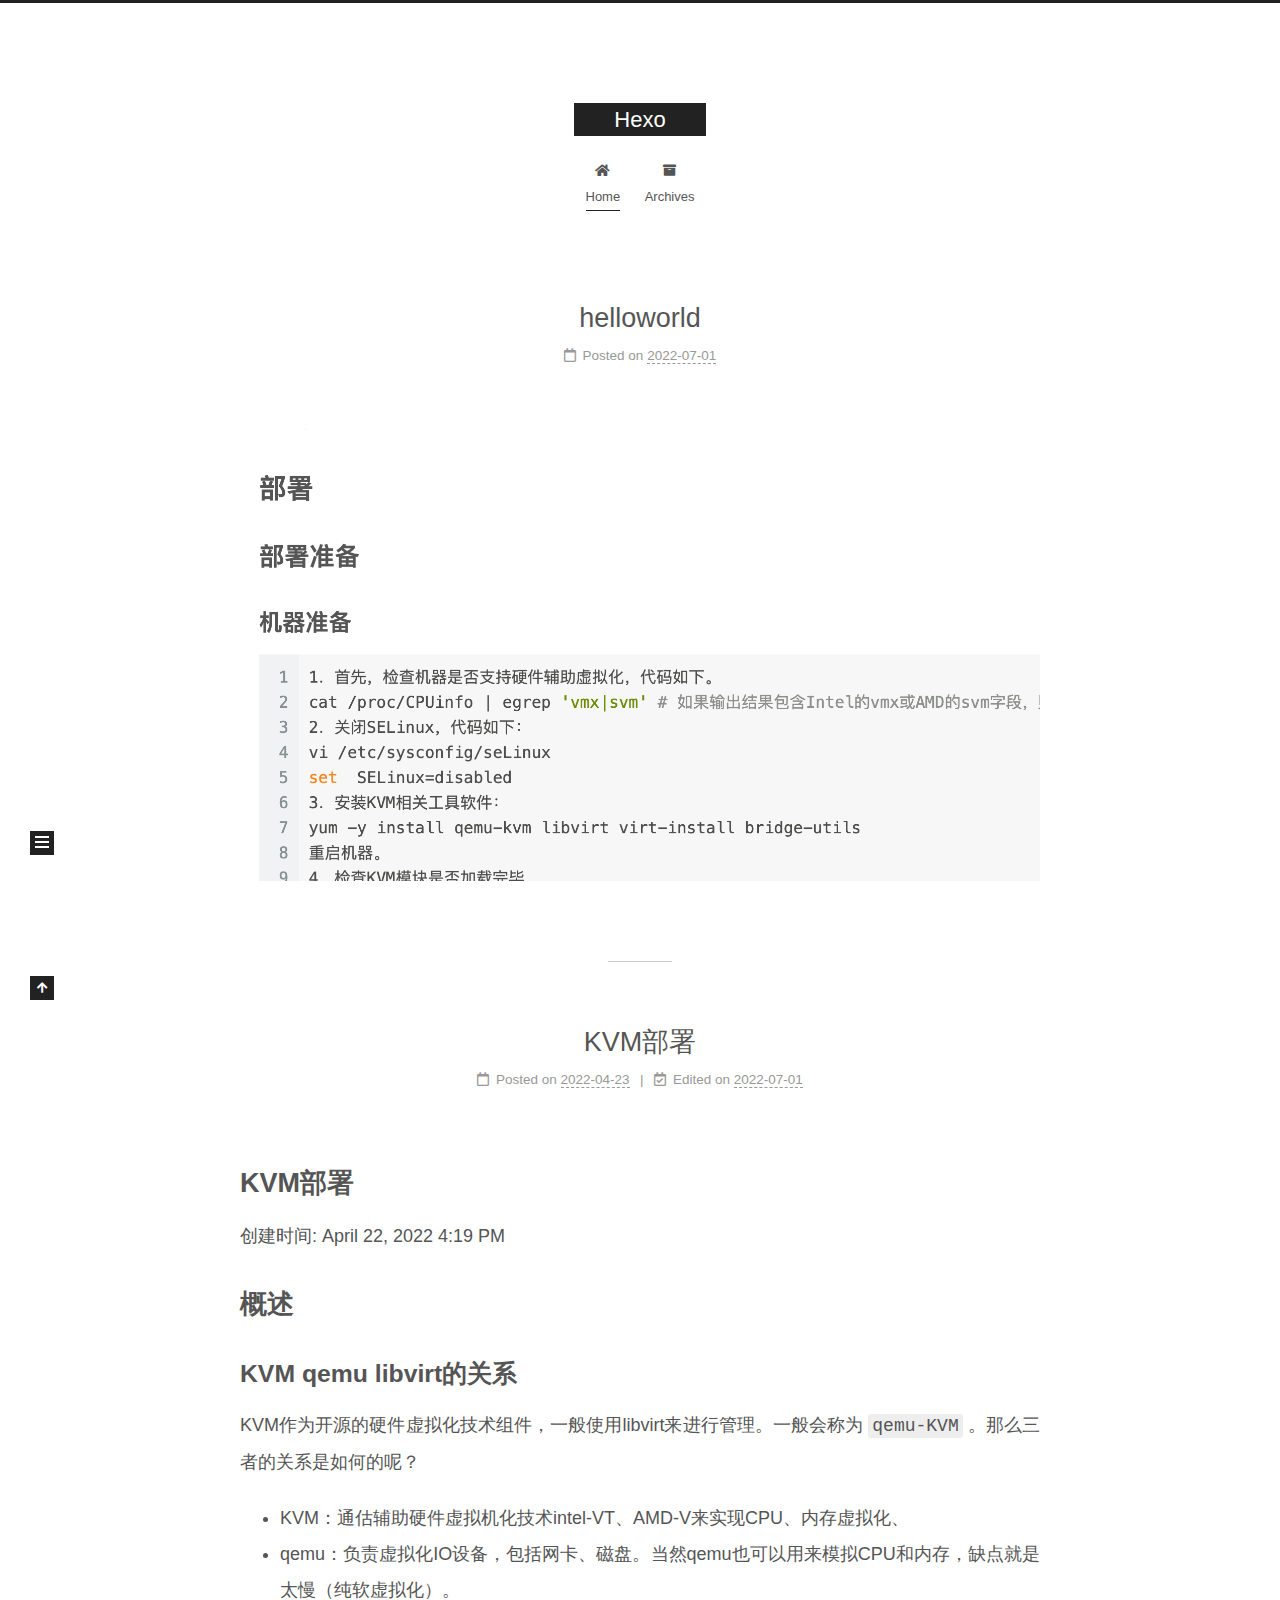
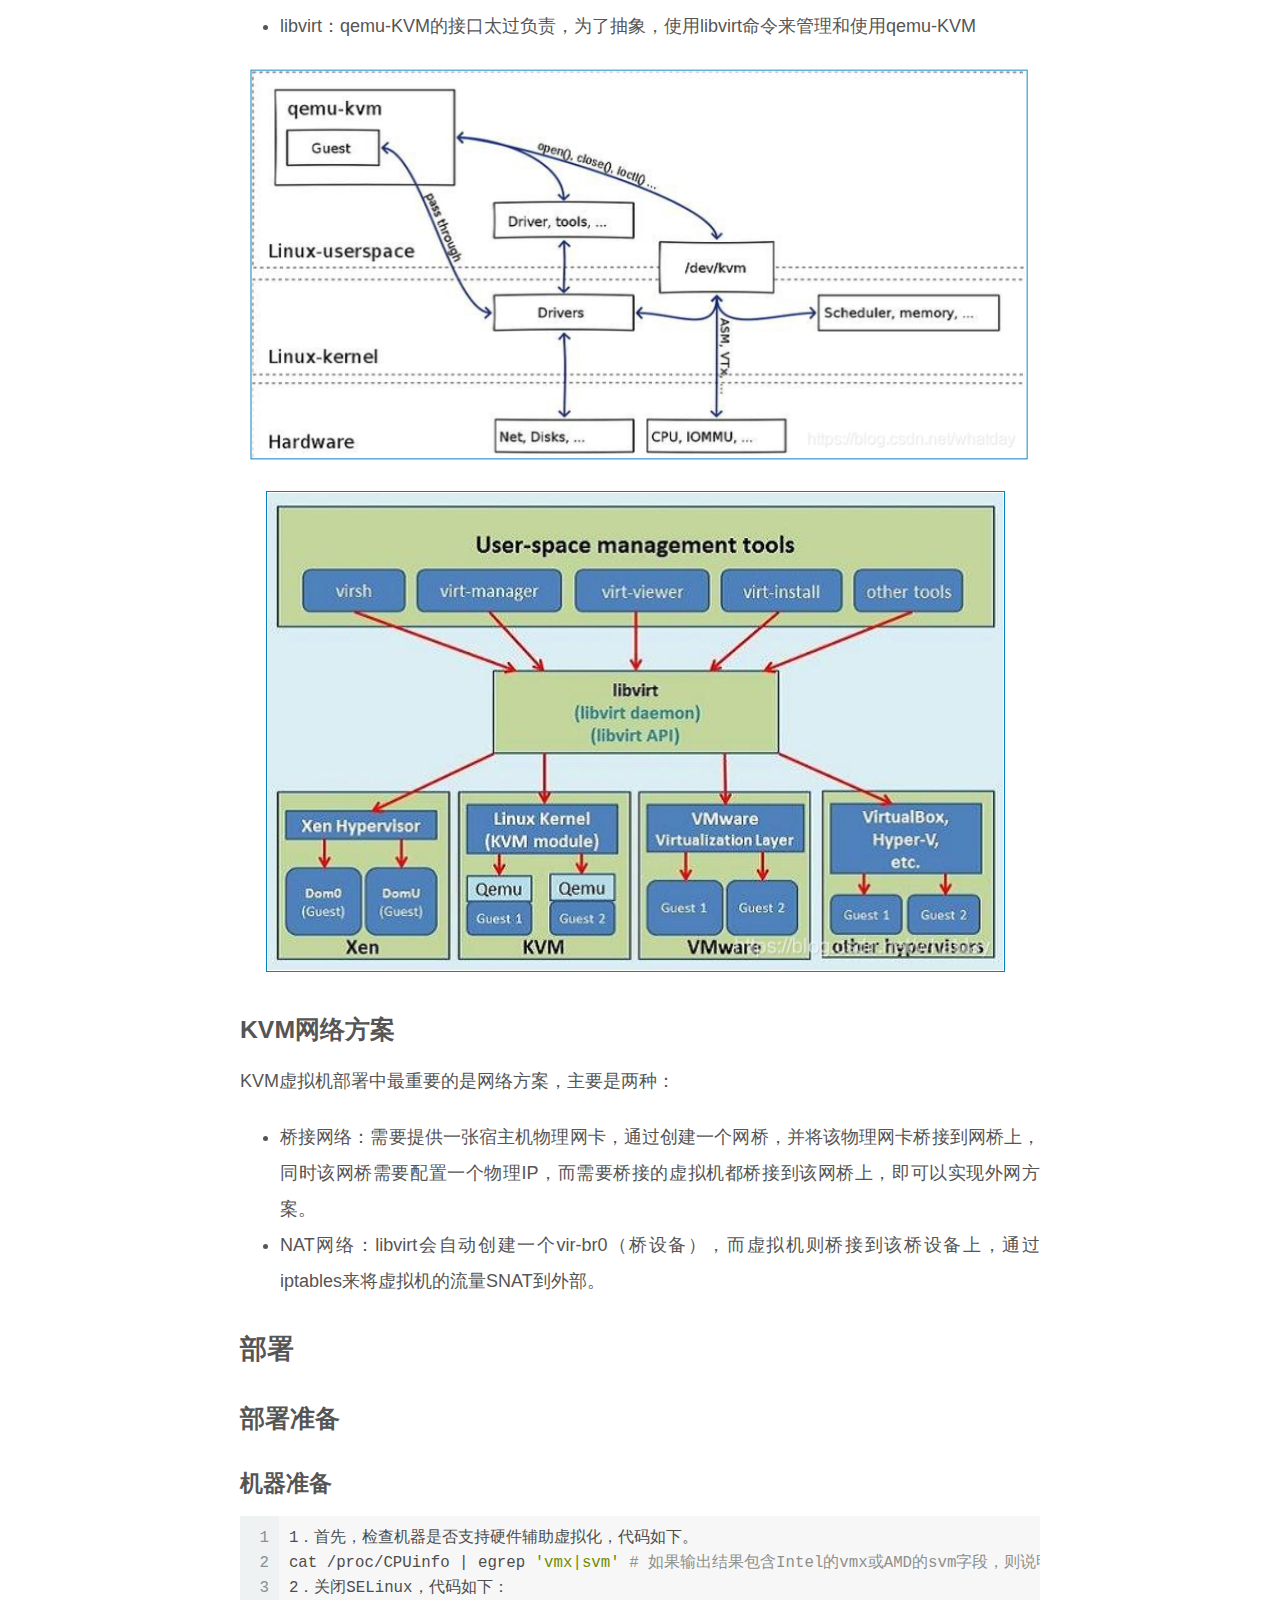
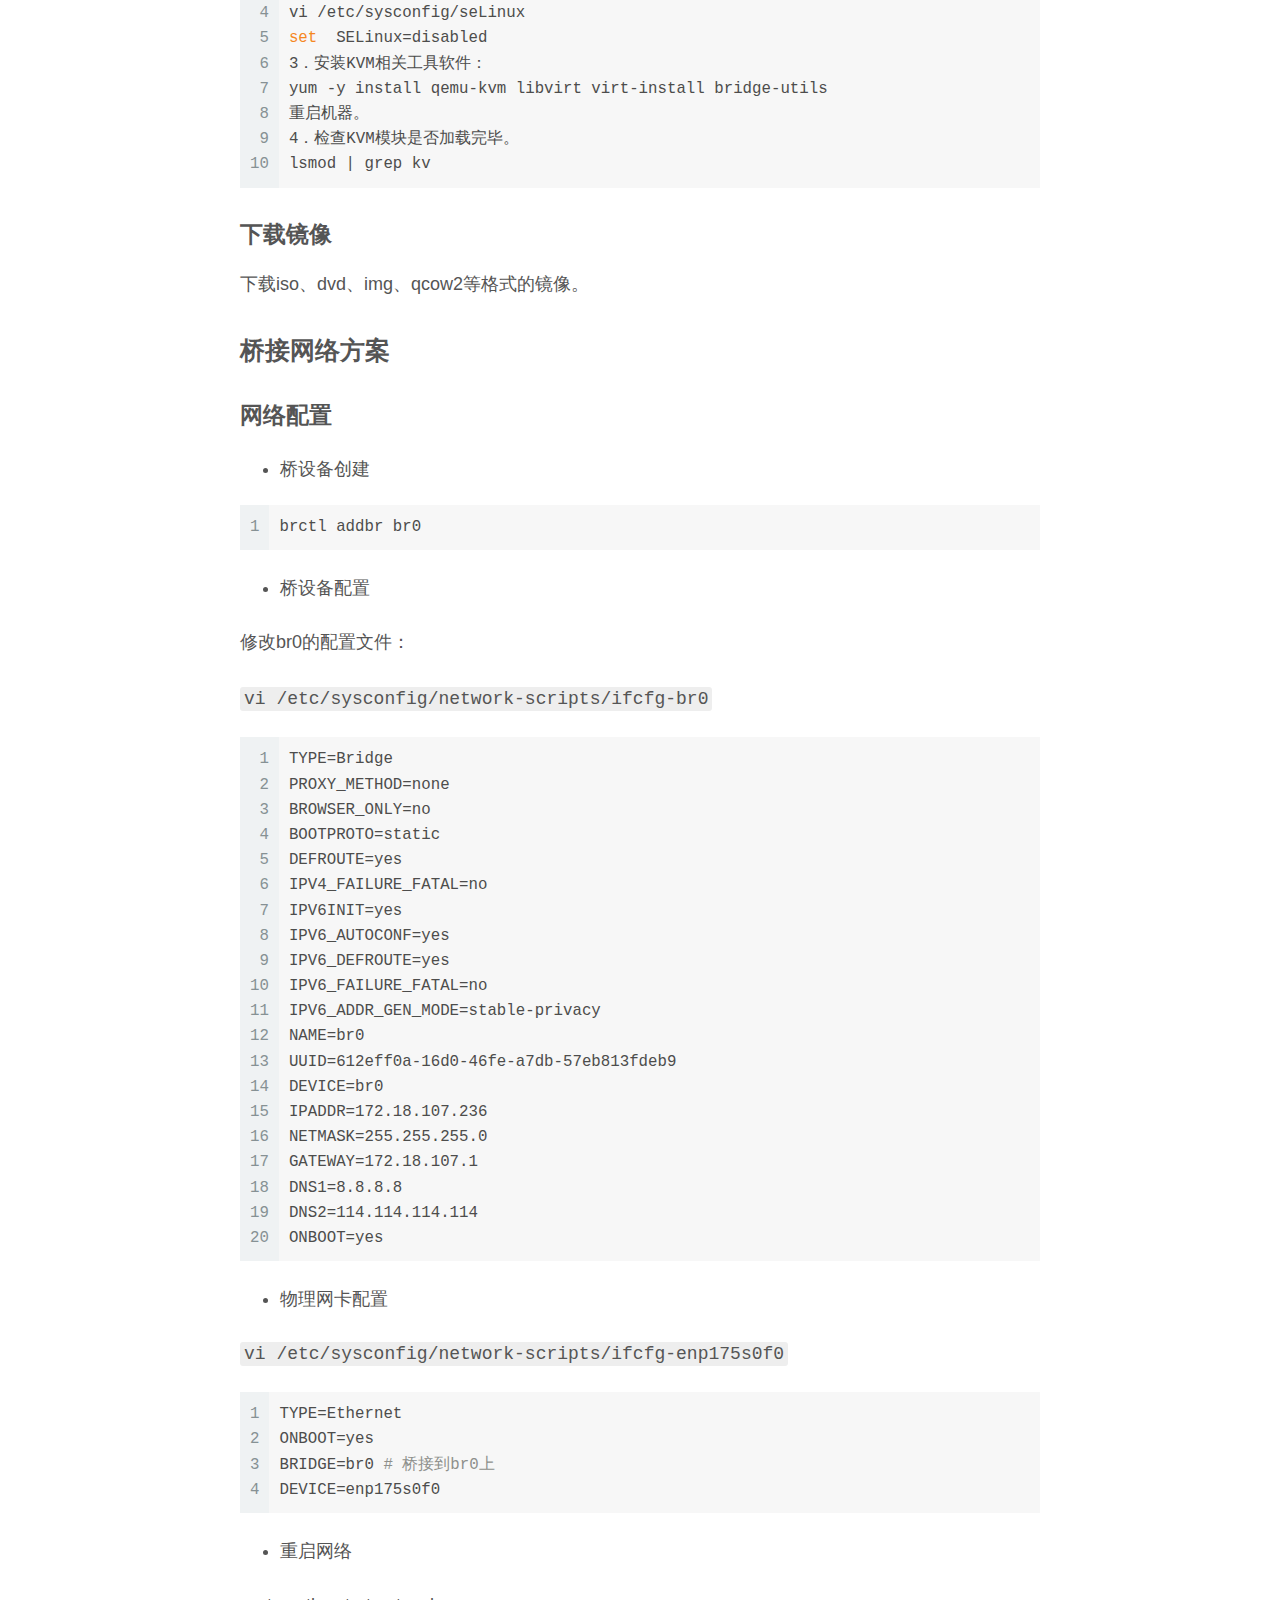
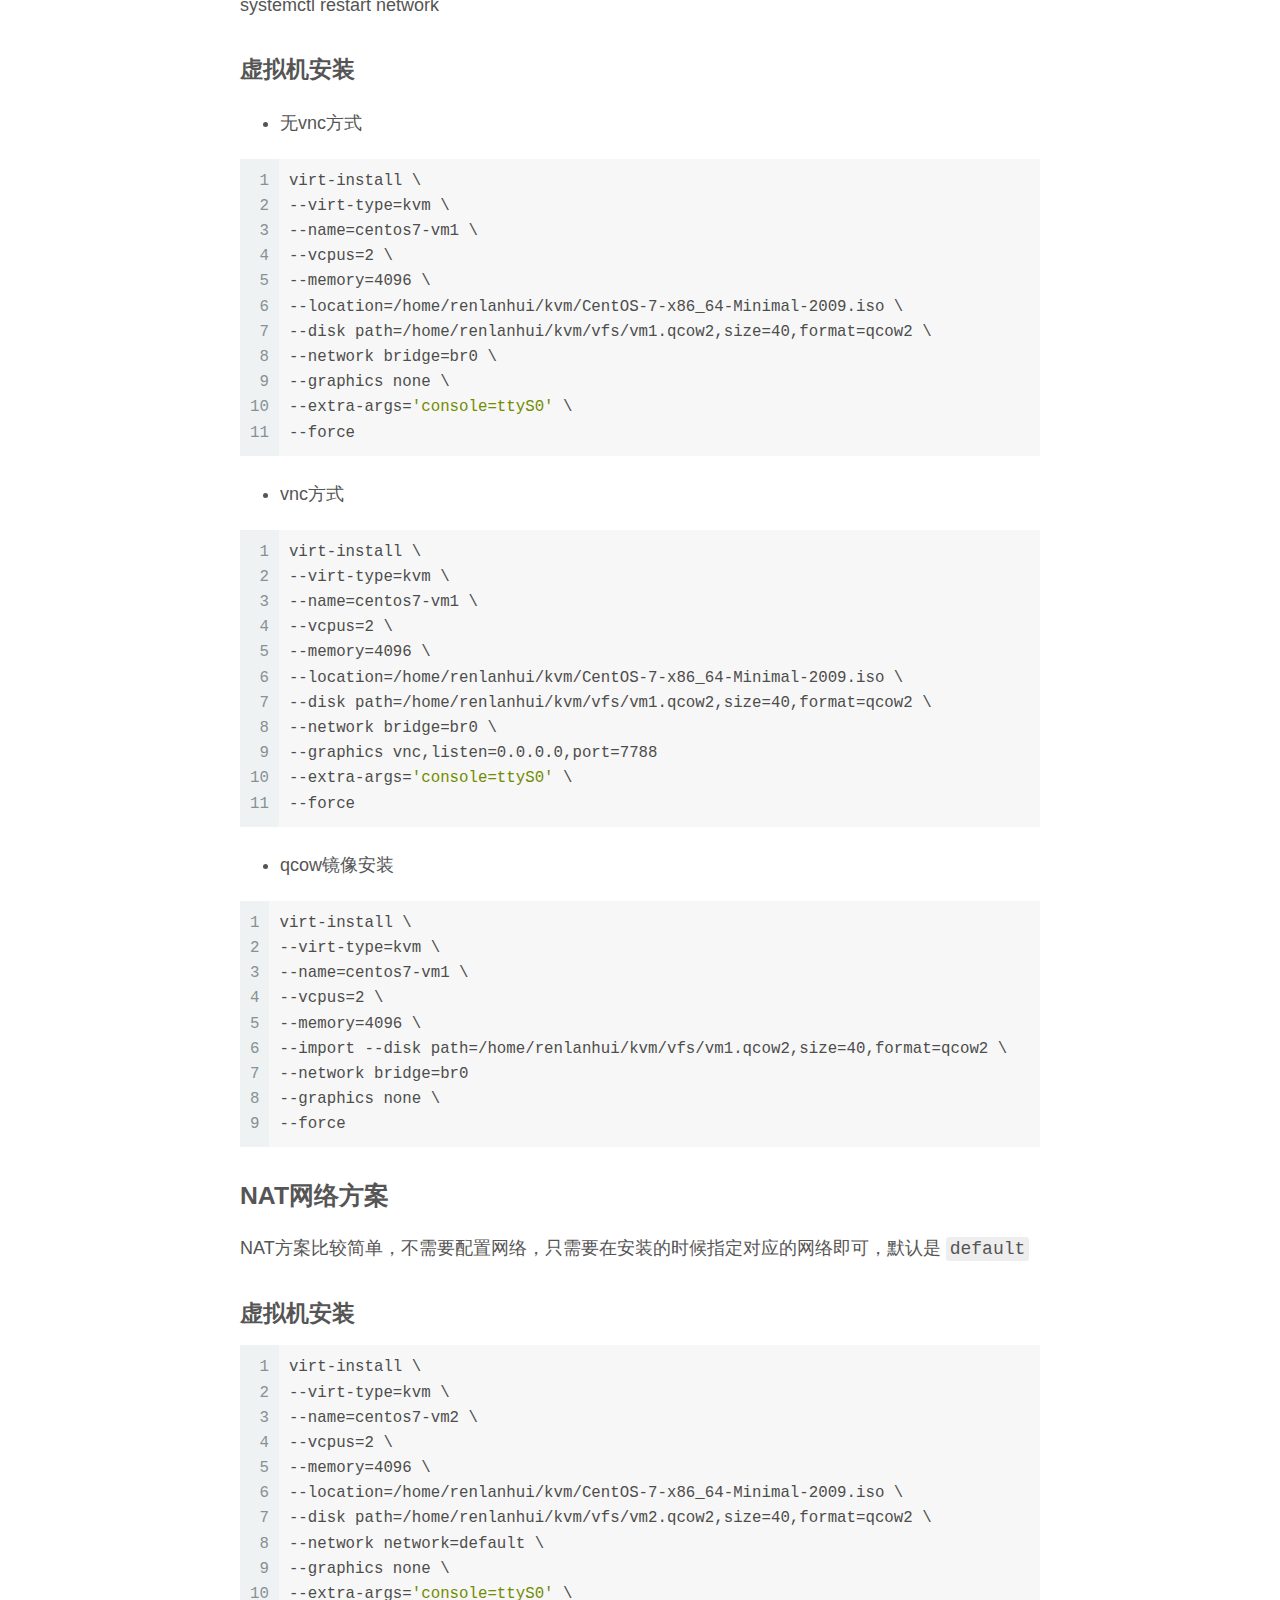
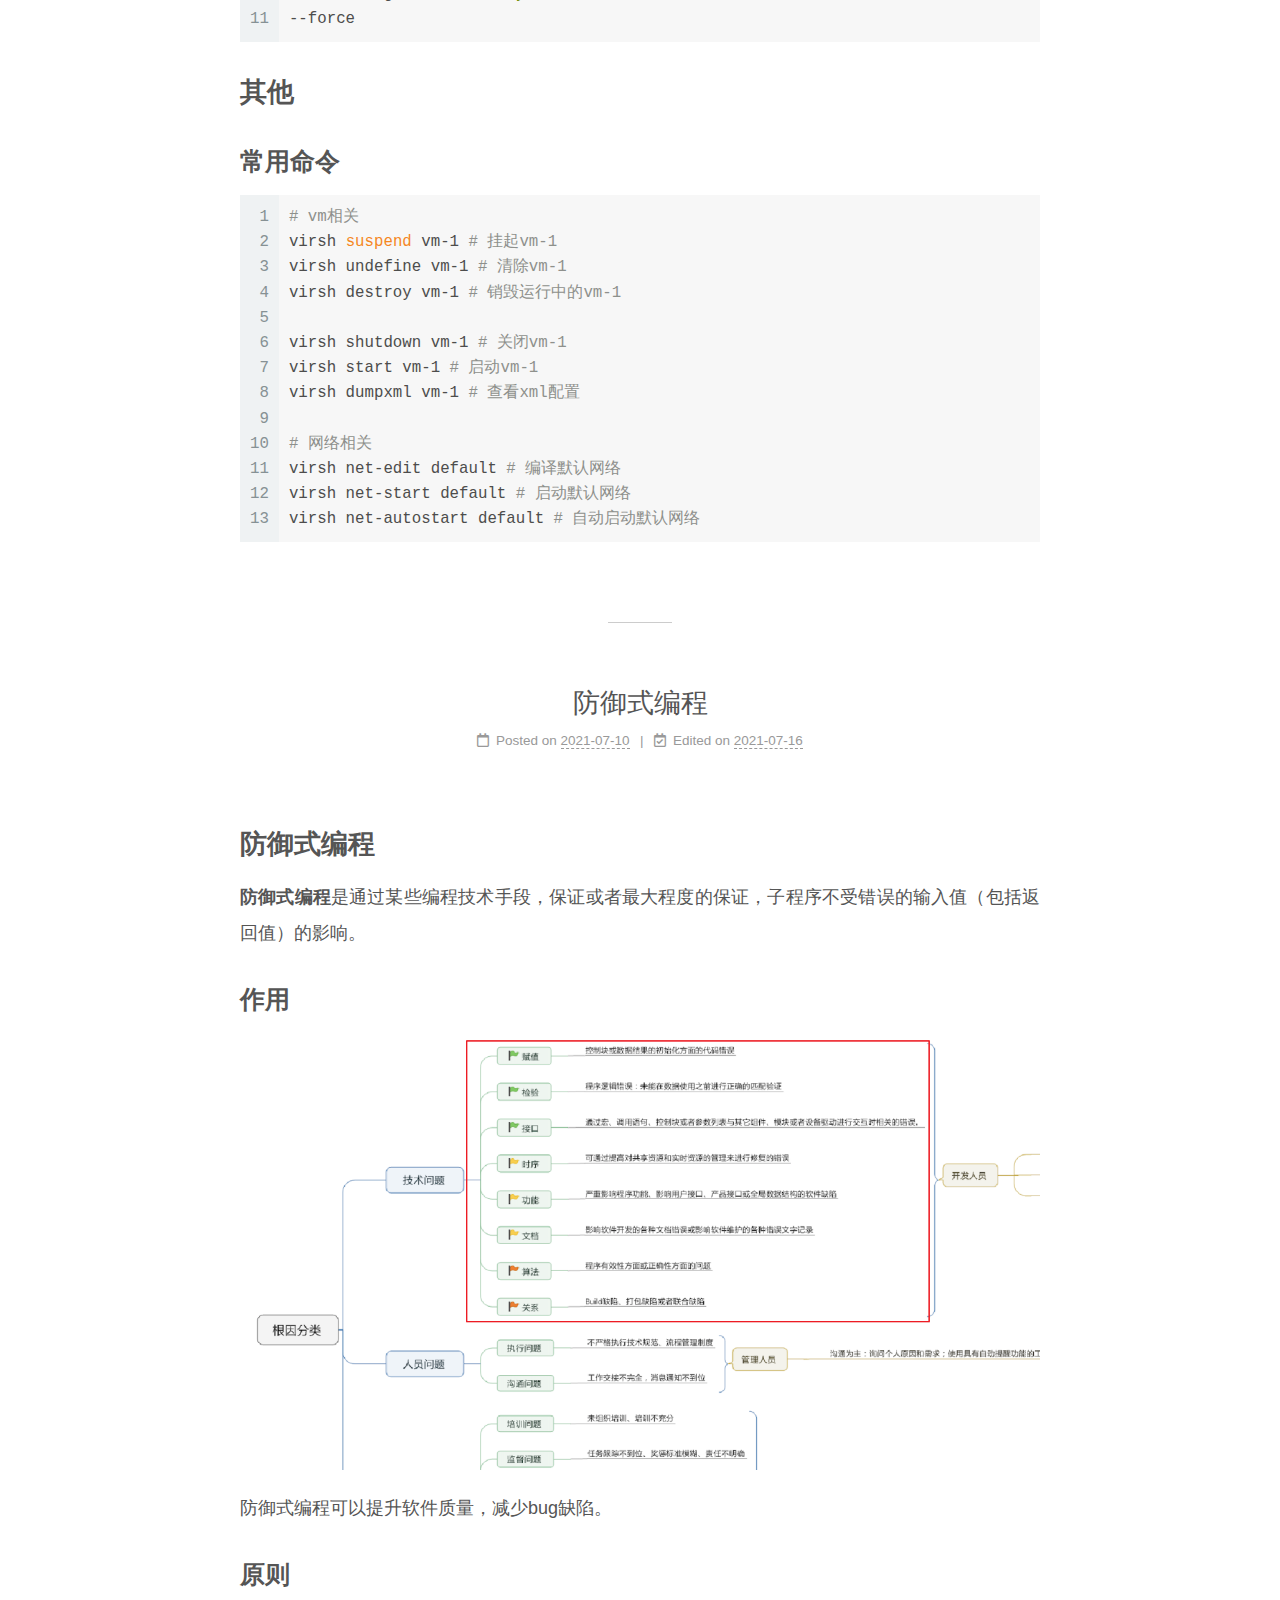
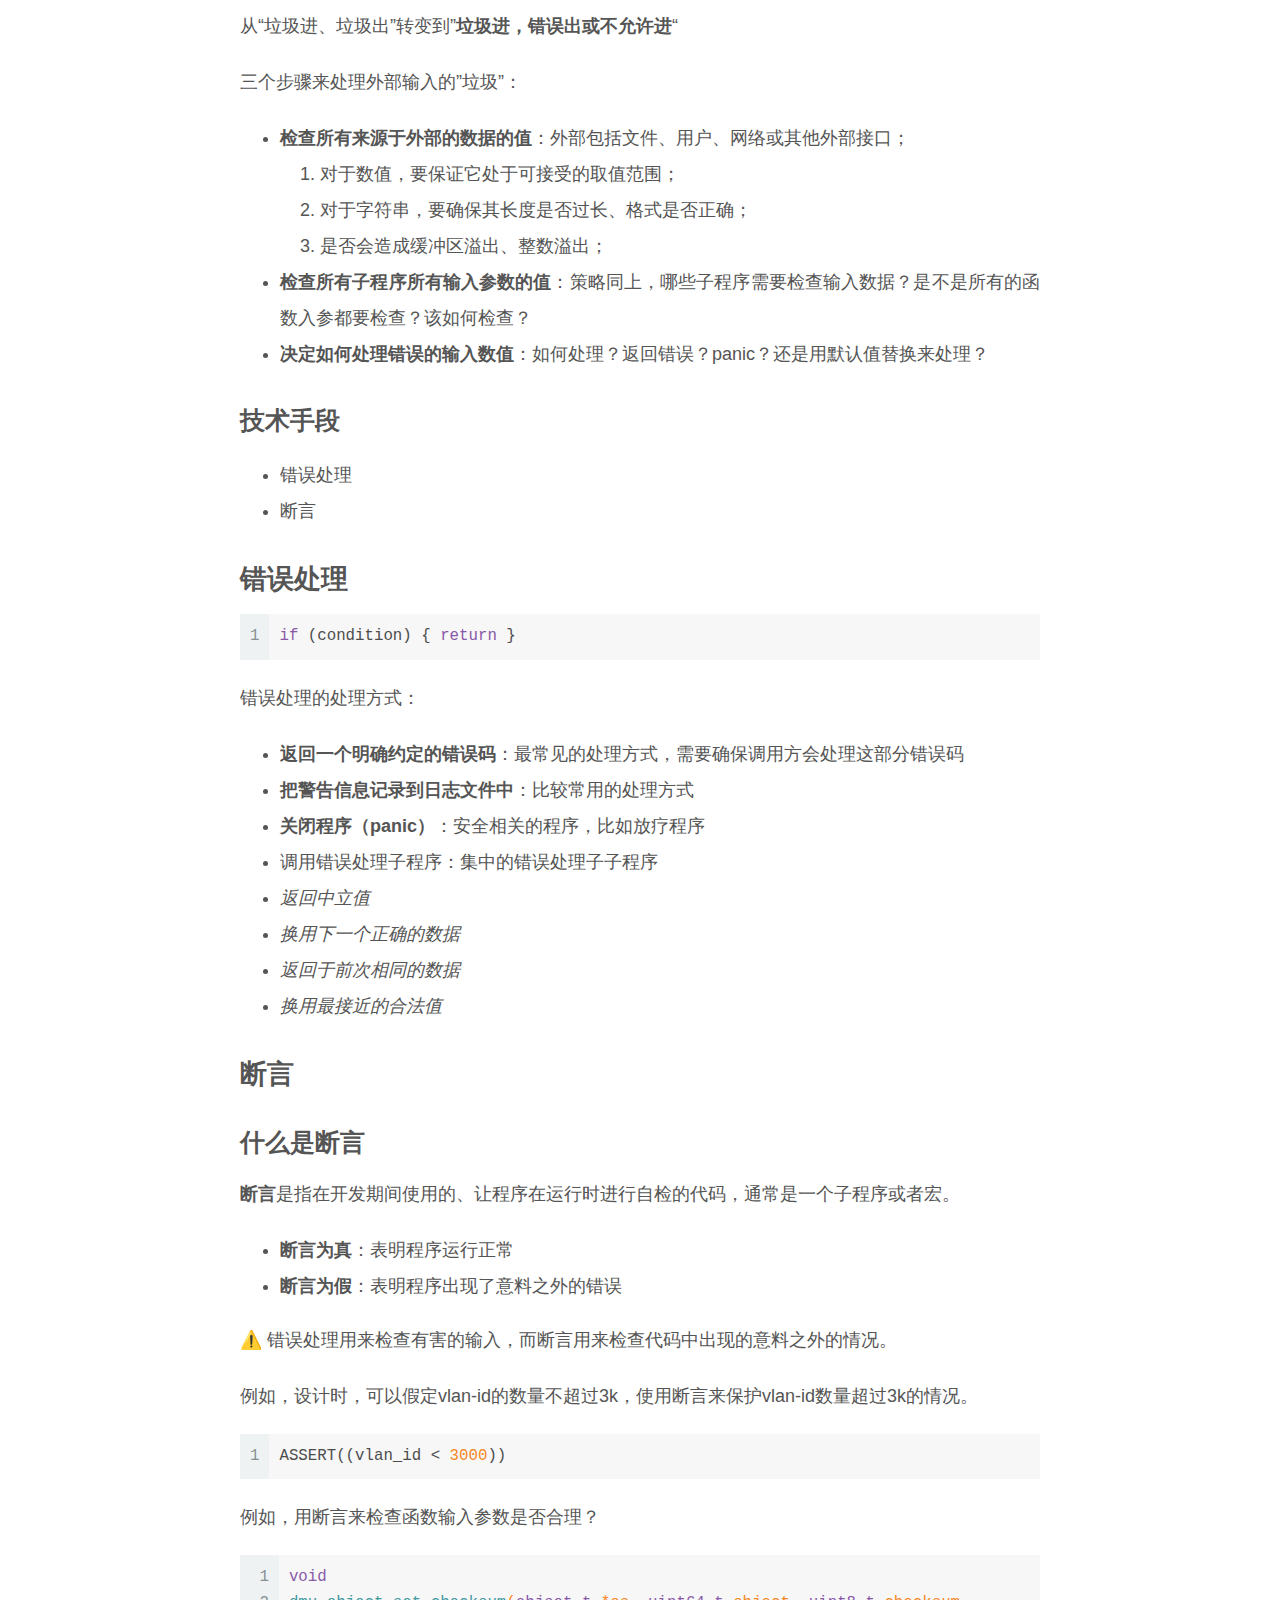
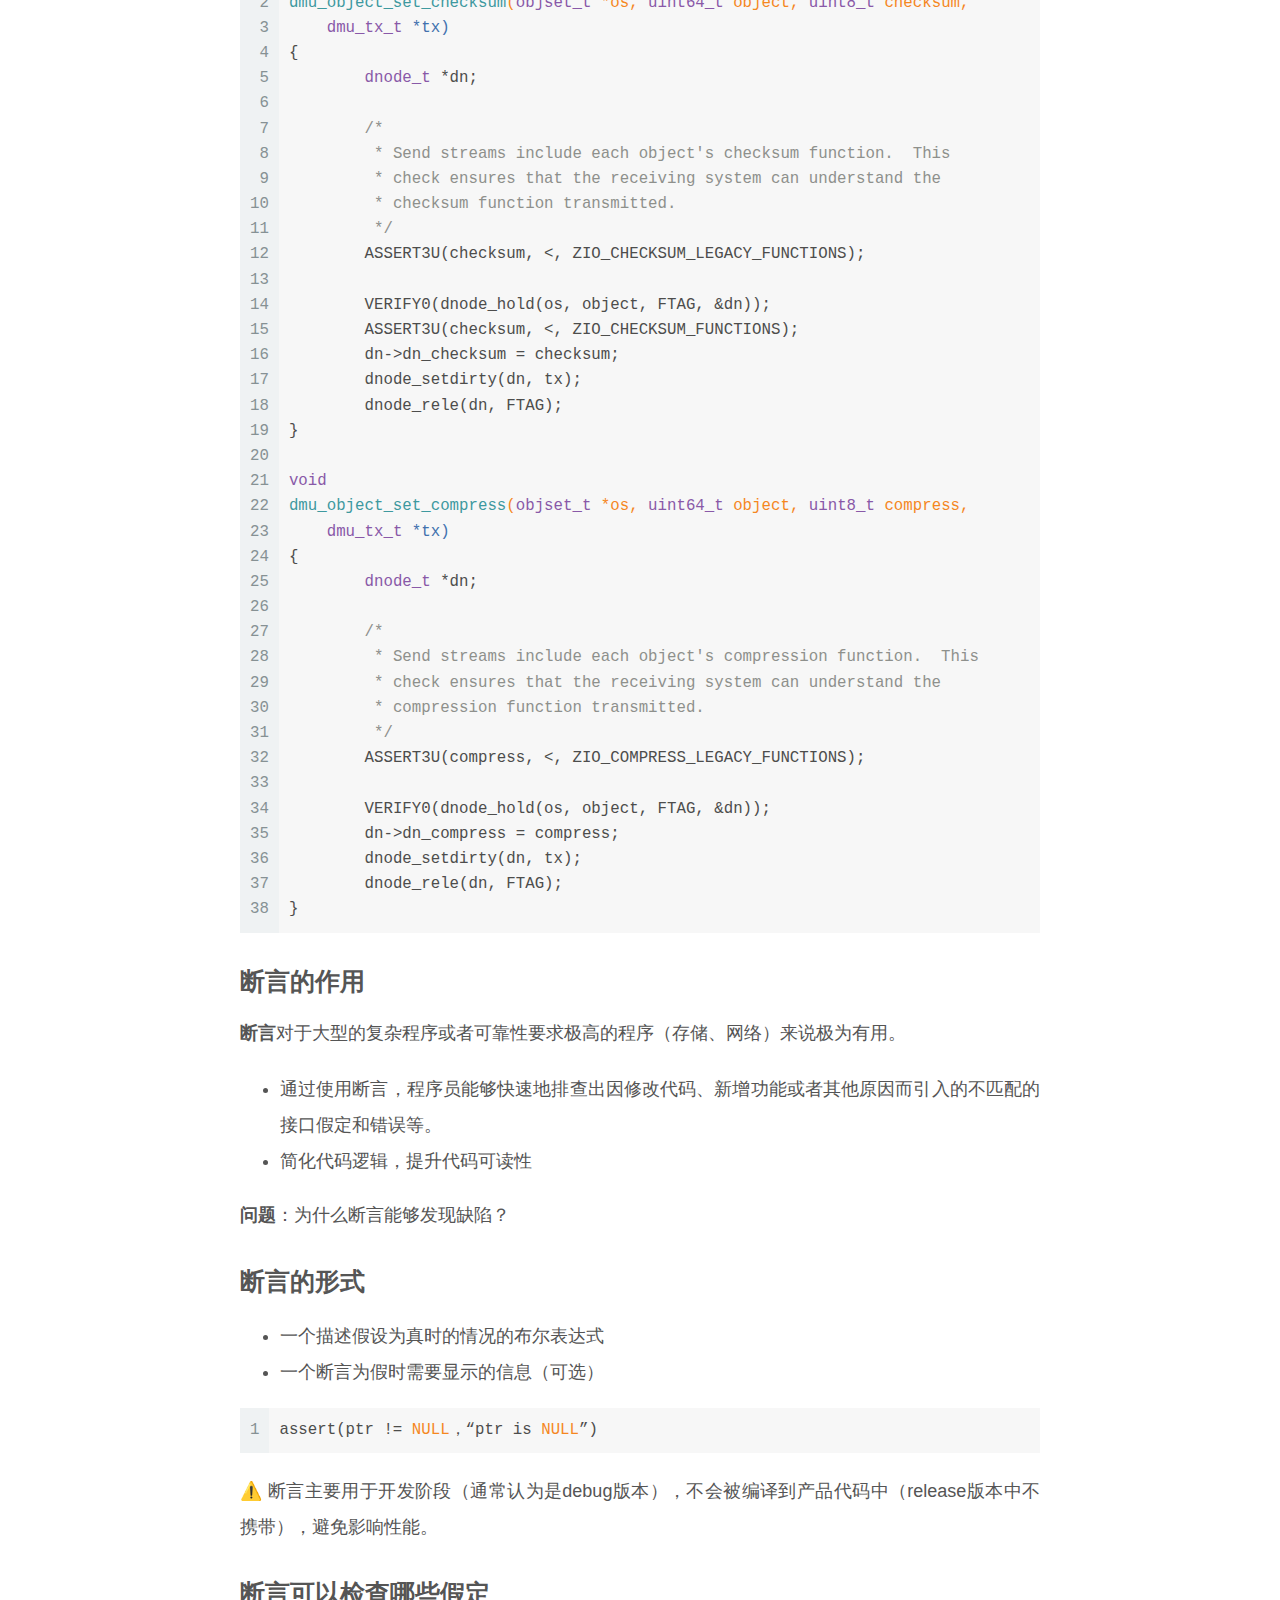
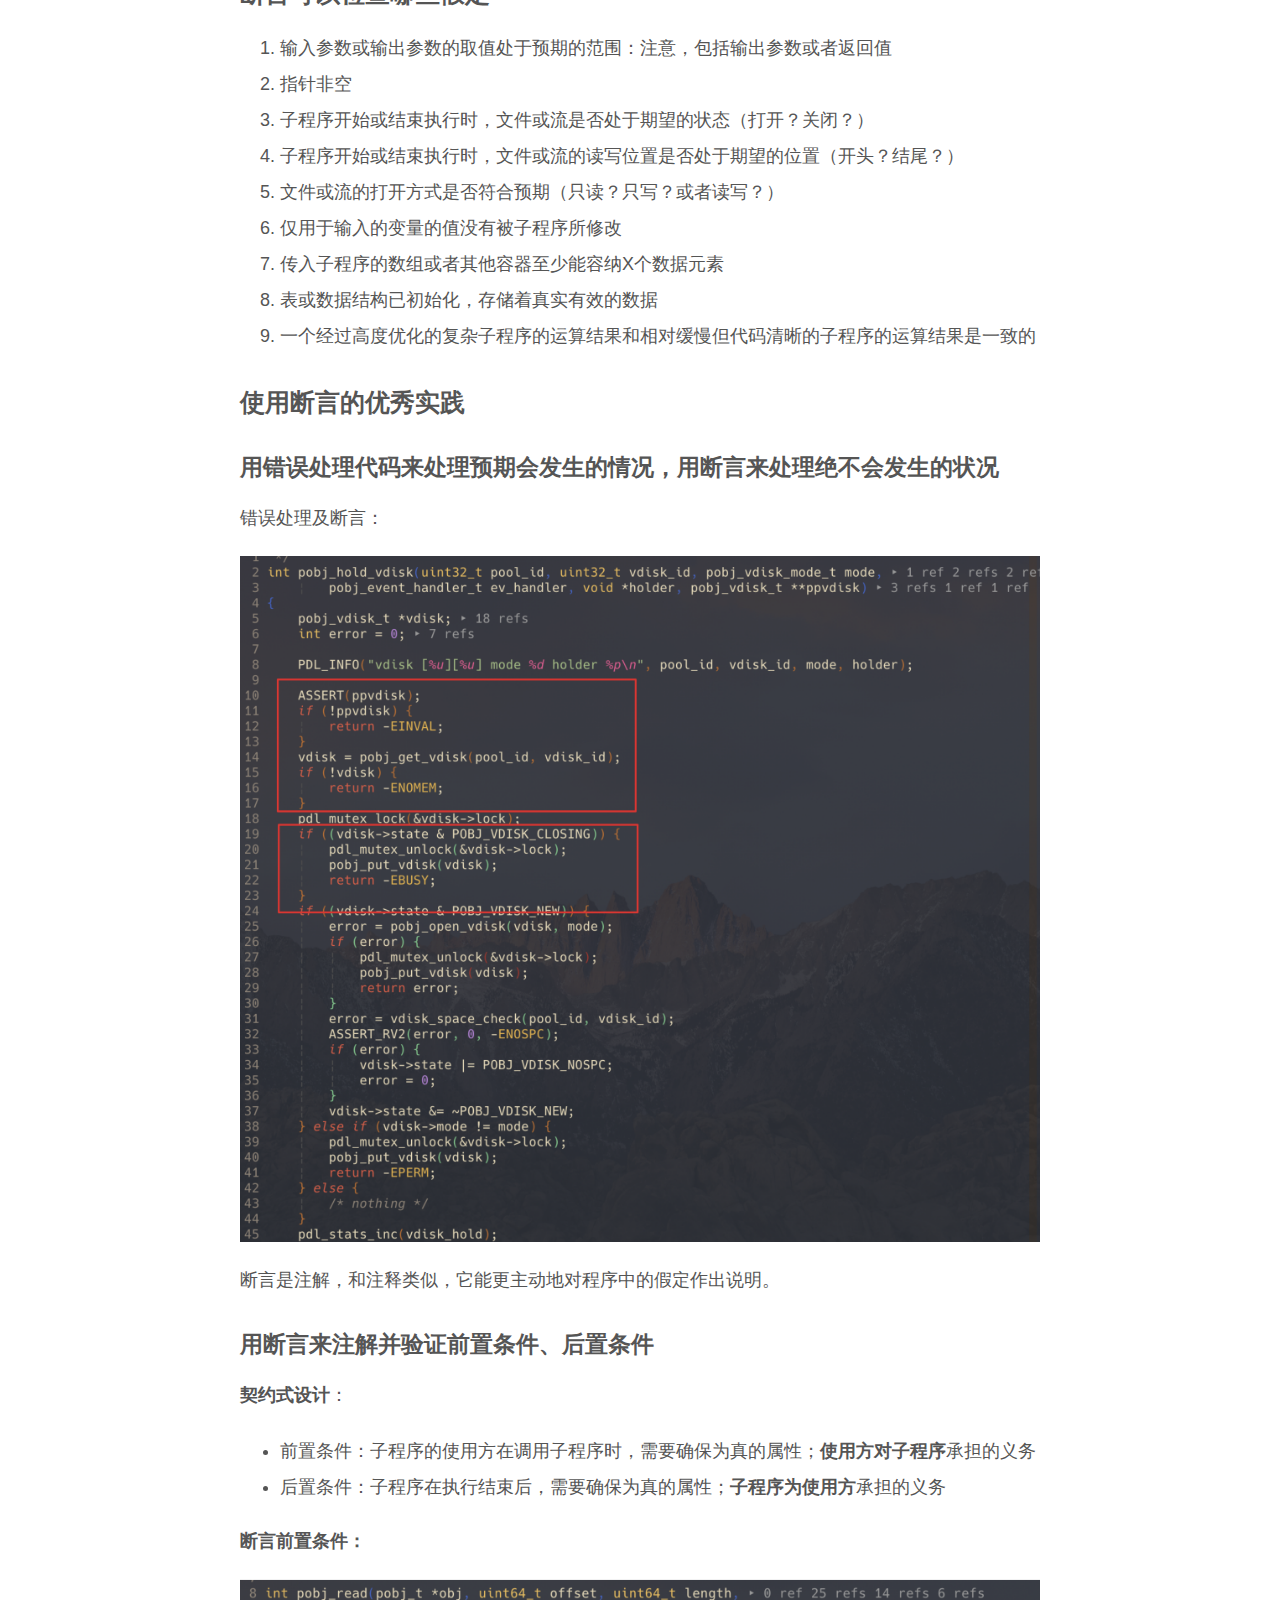
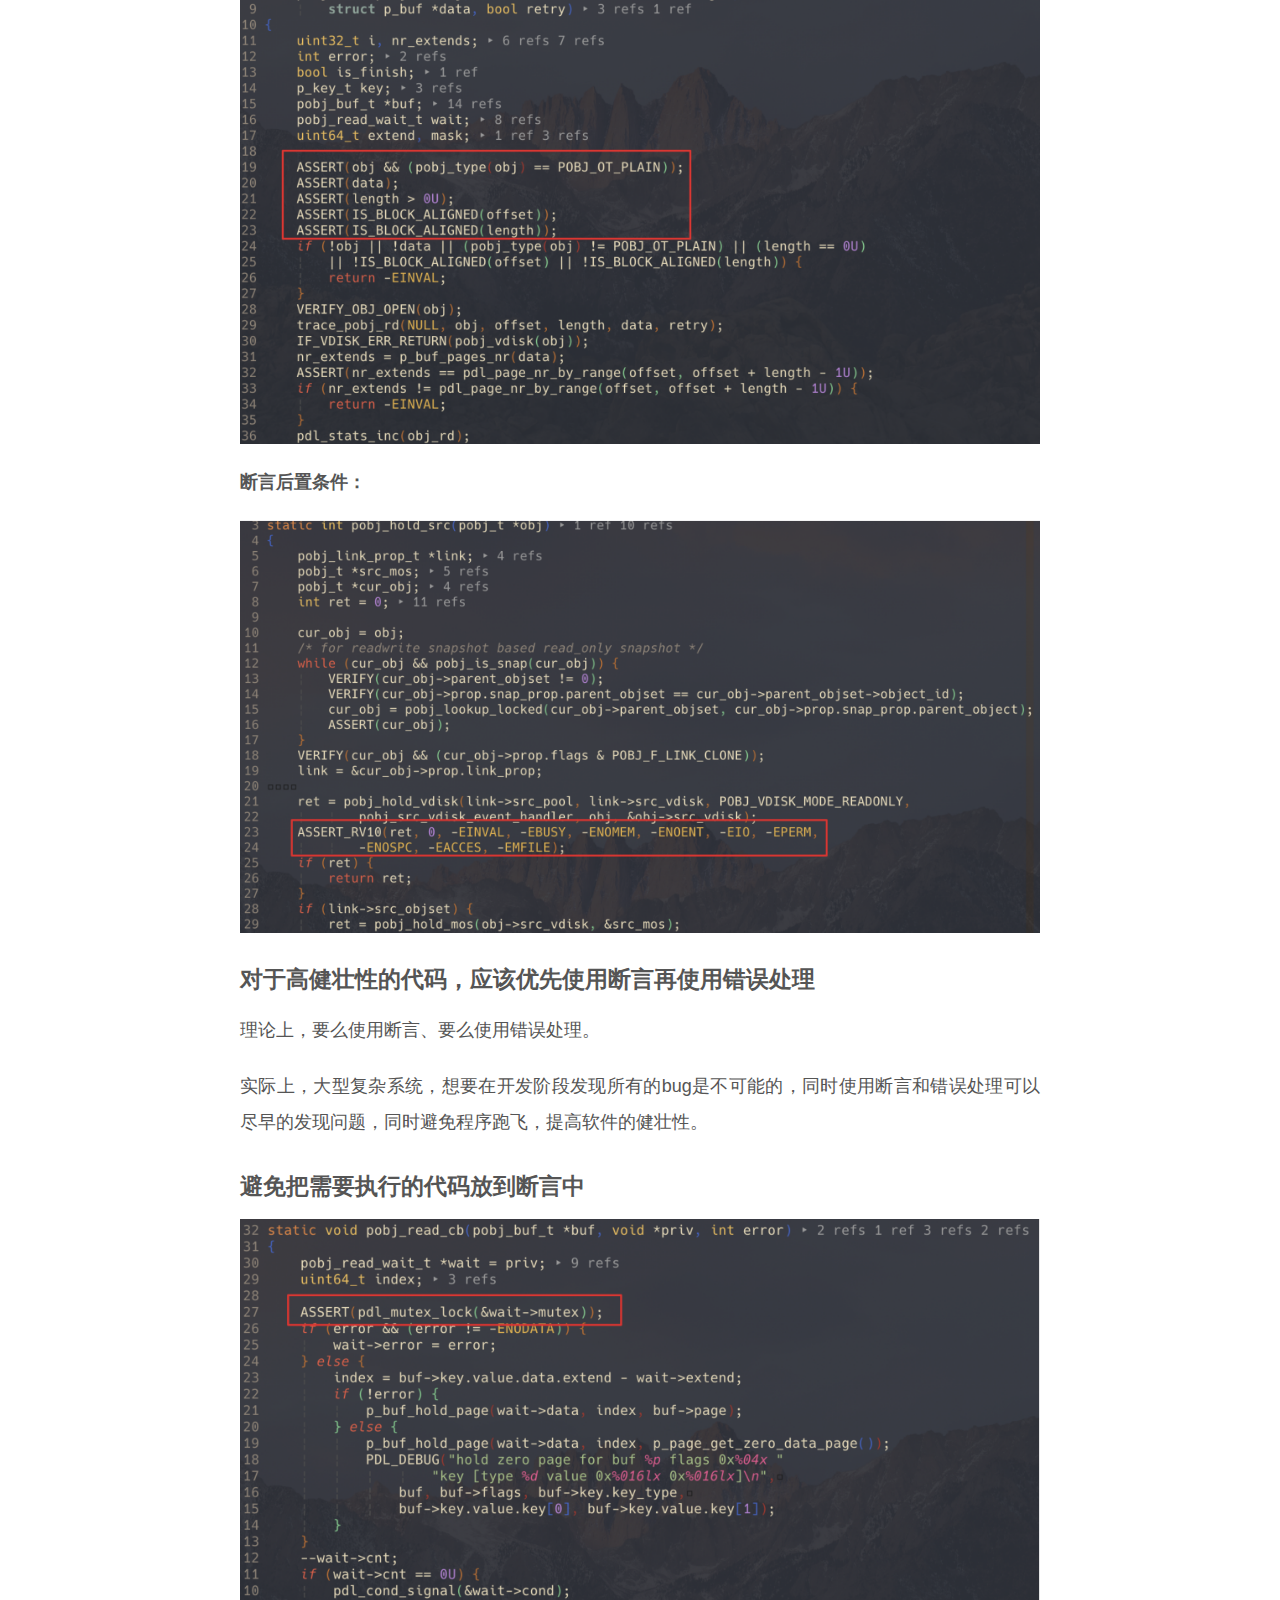
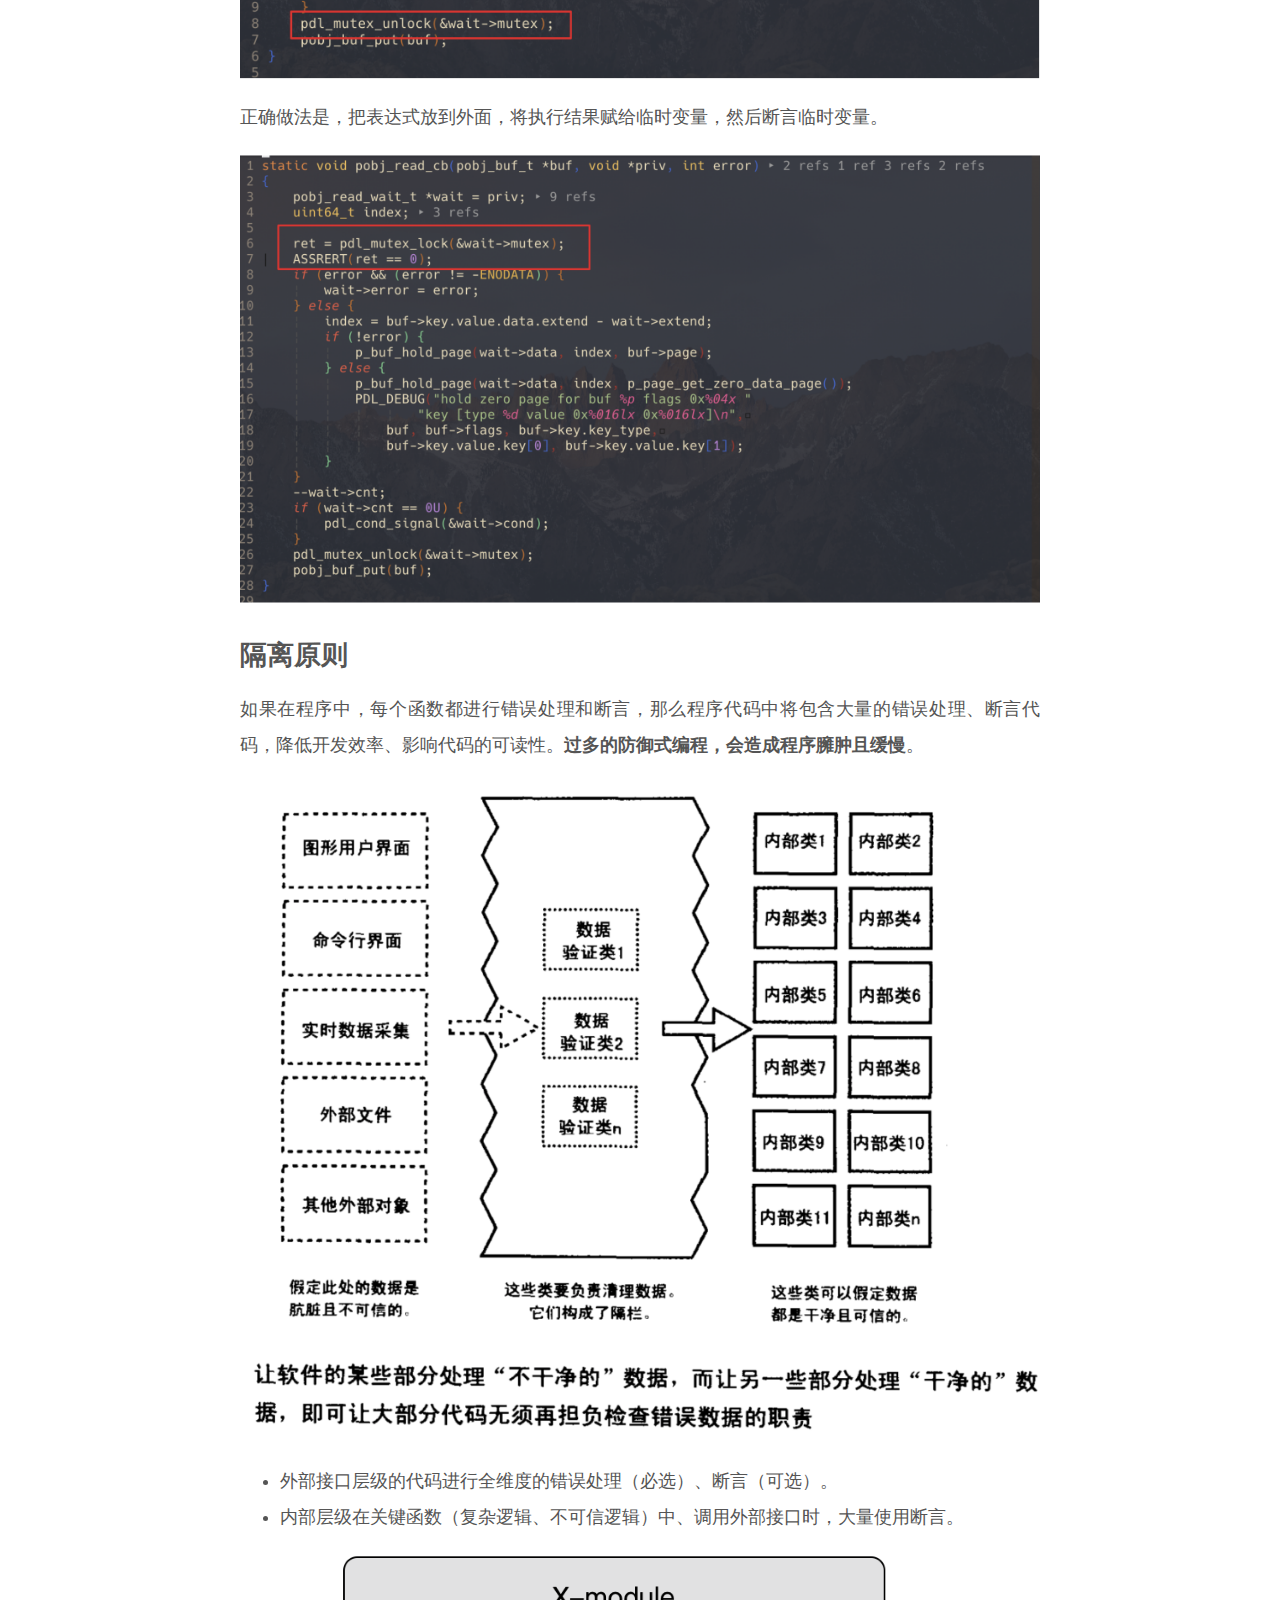
<file: index.html>
<!DOCTYPE html>
<html lang="en">
<head>
  <meta charset="UTF-8">
<meta name="viewport" content="width=device-width, initial-scale=1, maximum-scale=2">
<meta name="theme-color" content="#222">
<meta name="generator" content="Hexo 5.4.0">
  <link rel="apple-touch-icon" sizes="180x180" href="/images/apple-touch-icon-next.png">
  <link rel="icon" type="image/png" sizes="32x32" href="/images/favicon-32x32-next.png">
  <link rel="icon" type="image/png" sizes="16x16" href="/images/favicon-16x16-next.png">
  <link rel="mask-icon" href="/images/logo.svg" color="#222">

<link rel="stylesheet" href="/css/main.css">


<link rel="stylesheet" href="/lib/font-awesome/css/all.min.css">

<script id="hexo-configurations">
    var NexT = window.NexT || {};
    var CONFIG = {"hostname":"example.com","root":"/","scheme":"Muse","version":"7.8.0","exturl":false,"sidebar":{"position":"left","display":"post","padding":18,"offset":12,"onmobile":false},"copycode":{"enable":false,"show_result":false,"style":null},"back2top":{"enable":true,"sidebar":false,"scrollpercent":false},"bookmark":{"enable":false,"color":"#222","save":"auto"},"fancybox":false,"mediumzoom":false,"lazyload":false,"pangu":false,"comments":{"style":"tabs","active":null,"storage":true,"lazyload":false,"nav":null},"algolia":{"hits":{"per_page":10},"labels":{"input_placeholder":"Search for Posts","hits_empty":"We didn't find any results for the search: ${query}","hits_stats":"${hits} results found in ${time} ms"}},"localsearch":{"enable":false,"trigger":"auto","top_n_per_article":1,"unescape":false,"preload":false},"motion":{"enable":true,"async":false,"transition":{"post_block":"fadeIn","post_header":"slideDownIn","post_body":"slideDownIn","coll_header":"slideLeftIn","sidebar":"slideUpIn"}}};
  </script>

  <meta property="og:type" content="website">
<meta property="og:title" content="Hexo">
<meta property="og:url" content="http://example.com/index.html">
<meta property="og:site_name" content="Hexo">
<meta property="og:locale" content="en_US">
<meta property="article:author" content="Hackeren">
<meta name="twitter:card" content="summary">

<link rel="canonical" href="http://example.com/">


<script id="page-configurations">
  // https://hexo.io/docs/variables.html
  CONFIG.page = {
    sidebar: "",
    isHome : true,
    isPost : false,
    lang   : 'en'
  };
</script>

  <title>Hexo</title>
  






  <noscript>
  <style>
  .use-motion .brand,
  .use-motion .menu-item,
  .sidebar-inner,
  .use-motion .post-block,
  .use-motion .pagination,
  .use-motion .comments,
  .use-motion .post-header,
  .use-motion .post-body,
  .use-motion .collection-header { opacity: initial; }

  .use-motion .site-title,
  .use-motion .site-subtitle {
    opacity: initial;
    top: initial;
  }

  .use-motion .logo-line-before i { left: initial; }
  .use-motion .logo-line-after i { right: initial; }
  </style>
</noscript>

</head>

<body itemscope itemtype="http://schema.org/WebPage">
  <div class="container use-motion">
    <div class="headband"></div>

    <header class="header" itemscope itemtype="http://schema.org/WPHeader">
      <div class="header-inner"><div class="site-brand-container">
  <div class="site-nav-toggle">
    <div class="toggle" aria-label="Toggle navigation bar">
      <span class="toggle-line toggle-line-first"></span>
      <span class="toggle-line toggle-line-middle"></span>
      <span class="toggle-line toggle-line-last"></span>
    </div>
  </div>

  <div class="site-meta">

    <a href="/" class="brand" rel="start">
      <span class="logo-line-before"><i></i></span>
      <h1 class="site-title">Hexo</h1>
      <span class="logo-line-after"><i></i></span>
    </a>
  </div>

  <div class="site-nav-right">
    <div class="toggle popup-trigger">
    </div>
  </div>
</div>




<nav class="site-nav">
  <ul id="menu" class="main-menu menu">
        <li class="menu-item menu-item-home">

    <a href="/" rel="section"><i class="fa fa-home fa-fw"></i>Home</a>

  </li>
        <li class="menu-item menu-item-archives">

    <a href="/archives/" rel="section"><i class="fa fa-archive fa-fw"></i>Archives</a>

  </li>
  </ul>
</nav>




</div>
    </header>

    
  <div class="back-to-top">
    <i class="fa fa-arrow-up"></i>
    <span>0%</span>
  </div>


    <main class="main">
      <div class="main-inner">
        <div class="content-wrap">
          

          <div class="content index posts-expand">
            
      
  
  
  <article itemscope itemtype="http://schema.org/Article" class="post-block" lang="en">
    <link itemprop="mainEntityOfPage" href="http://example.com/2022/07/01/helloworld/">

    <span hidden itemprop="author" itemscope itemtype="http://schema.org/Person">
      <meta itemprop="image" content="/images/avatar.gif">
      <meta itemprop="name" content="Hackeren">
      <meta itemprop="description" content="">
    </span>

    <span hidden itemprop="publisher" itemscope itemtype="http://schema.org/Organization">
      <meta itemprop="name" content="Hexo">
    </span>
      <header class="post-header">
        <h2 class="post-title" itemprop="name headline">
          
            <a href="/2022/07/01/helloworld/" class="post-title-link" itemprop="url">helloworld</a>
        </h2>

        <div class="post-meta">
            <span class="post-meta-item">
              <span class="post-meta-item-icon">
                <i class="far fa-calendar"></i>
              </span>
              <span class="post-meta-item-text">Posted on</span>
              

              <time title="Created: 2022-07-01 06:44:43 / Modified: 06:53:57" itemprop="dateCreated datePublished" datetime="2022-07-01T06:44:43+08:00">2022-07-01</time>
            </span>

          

        </div>
      </header>

    
    
    
    <div class="post-body" itemprop="articleBody">

      
          <p><img src="/2022/07/01/helloworld/1.png"></p>

      
    </div>

    
    
    
      <footer class="post-footer">
        <div class="post-eof"></div>
      </footer>
  </article>
  
  
  

      
  
  
  <article itemscope itemtype="http://schema.org/Article" class="post-block" lang="en">
    <link itemprop="mainEntityOfPage" href="http://example.com/2022/04/23/KVM%E9%83%A8%E7%BD%B2/">

    <span hidden itemprop="author" itemscope itemtype="http://schema.org/Person">
      <meta itemprop="image" content="/images/avatar.gif">
      <meta itemprop="name" content="Hackeren">
      <meta itemprop="description" content="">
    </span>

    <span hidden itemprop="publisher" itemscope itemtype="http://schema.org/Organization">
      <meta itemprop="name" content="Hexo">
    </span>
      <header class="post-header">
        <h2 class="post-title" itemprop="name headline">
          
            <a href="/2022/04/23/KVM%E9%83%A8%E7%BD%B2/" class="post-title-link" itemprop="url">KVM部署</a>
        </h2>

        <div class="post-meta">
            <span class="post-meta-item">
              <span class="post-meta-item-icon">
                <i class="far fa-calendar"></i>
              </span>
              <span class="post-meta-item-text">Posted on</span>

              <time title="Created: 2022-04-23 07:04:11" itemprop="dateCreated datePublished" datetime="2022-04-23T07:04:11+08:00">2022-04-23</time>
            </span>
              <span class="post-meta-item">
                <span class="post-meta-item-icon">
                  <i class="far fa-calendar-check"></i>
                </span>
                <span class="post-meta-item-text">Edited on</span>
                <time title="Modified: 2022-07-01 06:43:43" itemprop="dateModified" datetime="2022-07-01T06:43:43+08:00">2022-07-01</time>
              </span>

          

        </div>
      </header>

    
    
    
    <div class="post-body" itemprop="articleBody">

      
          <h1 id="KVM部署"><a href="#KVM部署" class="headerlink" title="KVM部署"></a>KVM部署</h1><p>创建时间: April 22, 2022 4:19 PM</p>
<h1 id="概述"><a href="#概述" class="headerlink" title="概述"></a>概述</h1><h2 id="KVM-qemu-libvirt的关系"><a href="#KVM-qemu-libvirt的关系" class="headerlink" title="KVM qemu libvirt的关系"></a>KVM qemu libvirt的关系</h2><p>KVM作为开源的硬件虚拟化技术组件，一般使用libvirt来进行管理。一般会称为 <code>qemu-KVM</code> 。那么三者的关系是如何的呢？</p>
<ul>
<li>KVM：通估辅助硬件虚拟机化技术intel-VT、AMD-V来实现CPU、内存虚拟化、</li>
<li>qemu：负责虚拟化IO设备，包括网卡、磁盘。当然qemu也可以用来模拟CPU和内存，缺点就是太慢（纯软虚拟化）。</li>
<li>libvirt：qemu-KVM的接口太过负责，为了抽象，使用libvirt命令来管理和使用qemu-KVM</li>
</ul>
<p><img src="/2022/04/23/KVM%E9%83%A8%E7%BD%B2/kvm.png" alt="kvm"></p>
<p><img src="/2022/04/23/KVM%E9%83%A8%E7%BD%B2/libvirt.png" alt="libvirt"></p>
<h2 id="KVM网络方案"><a href="#KVM网络方案" class="headerlink" title="KVM网络方案"></a>KVM网络方案</h2><p>KVM虚拟机部署中最重要的是网络方案，主要是两种：</p>
<ul>
<li>桥接网络：需要提供一张宿主机物理网卡，通过创建一个网桥，并将该物理网卡桥接到网桥上，同时该网桥需要配置一个物理IP，而需要桥接的虚拟机都桥接到该网桥上，即可以实现外网方案。</li>
<li>NAT网络：libvirt会自动创建一个vir-br0（桥设备），而虚拟机则桥接到该桥设备上，通过iptables来将虚拟机的流量SNAT到外部。</li>
</ul>
<h1 id="部署"><a href="#部署" class="headerlink" title="部署"></a>部署</h1><h2 id="部署准备"><a href="#部署准备" class="headerlink" title="部署准备"></a>部署准备</h2><h3 id="机器准备"><a href="#机器准备" class="headerlink" title="机器准备"></a>机器准备</h3><figure class="highlight bash"><table><tr><td class="gutter"><pre><span class="line">1</span><br><span class="line">2</span><br><span class="line">3</span><br><span class="line">4</span><br><span class="line">5</span><br><span class="line">6</span><br><span class="line">7</span><br><span class="line">8</span><br><span class="line">9</span><br><span class="line">10</span><br></pre></td><td class="code"><pre><span class="line">1．首先，检查机器是否支持硬件辅助虚拟化，代码如下。</span><br><span class="line">cat /proc/CPUinfo | egrep <span class="string">&#x27;vmx|svm&#x27;</span> <span class="comment"># 如果输出结果包含Intel的vmx或AMD的svm字段，则说明支持。</span></span><br><span class="line">2．关闭SELinux，代码如下：</span><br><span class="line">vi /etc/sysconfig/seLinux</span><br><span class="line"><span class="built_in">set</span>  SELinux=disabled</span><br><span class="line">3．安装KVM相关工具软件：</span><br><span class="line">yum -y install qemu-kvm libvirt virt-install bridge-utils</span><br><span class="line">重启机器。</span><br><span class="line">4．检查KVM模块是否加载完毕。</span><br><span class="line">lsmod | grep kv</span><br></pre></td></tr></table></figure>

<h3 id="下载镜像"><a href="#下载镜像" class="headerlink" title="下载镜像"></a>下载镜像</h3><p>下载iso、dvd、img、qcow2等格式的镜像。</p>
<h2 id="桥接网络方案"><a href="#桥接网络方案" class="headerlink" title="桥接网络方案"></a>桥接网络方案</h2><h3 id="网络配置"><a href="#网络配置" class="headerlink" title="网络配置"></a>网络配置</h3><ul>
<li>桥设备创建</li>
</ul>
<figure class="highlight bash"><table><tr><td class="gutter"><pre><span class="line">1</span><br></pre></td><td class="code"><pre><span class="line">brctl addbr br0</span><br></pre></td></tr></table></figure>

<ul>
<li>桥设备配置</li>
</ul>
<p>修改br0的配置文件：</p>
<p><code>vi /etc/sysconfig/network-scripts/ifcfg-br0</code></p>
<figure class="highlight bash"><table><tr><td class="gutter"><pre><span class="line">1</span><br><span class="line">2</span><br><span class="line">3</span><br><span class="line">4</span><br><span class="line">5</span><br><span class="line">6</span><br><span class="line">7</span><br><span class="line">8</span><br><span class="line">9</span><br><span class="line">10</span><br><span class="line">11</span><br><span class="line">12</span><br><span class="line">13</span><br><span class="line">14</span><br><span class="line">15</span><br><span class="line">16</span><br><span class="line">17</span><br><span class="line">18</span><br><span class="line">19</span><br><span class="line">20</span><br></pre></td><td class="code"><pre><span class="line">TYPE=Bridge</span><br><span class="line">PROXY_METHOD=none</span><br><span class="line">BROWSER_ONLY=no</span><br><span class="line">BOOTPROTO=static</span><br><span class="line">DEFROUTE=yes</span><br><span class="line">IPV4_FAILURE_FATAL=no</span><br><span class="line">IPV6INIT=yes</span><br><span class="line">IPV6_AUTOCONF=yes</span><br><span class="line">IPV6_DEFROUTE=yes</span><br><span class="line">IPV6_FAILURE_FATAL=no</span><br><span class="line">IPV6_ADDR_GEN_MODE=stable-privacy</span><br><span class="line">NAME=br0</span><br><span class="line">UUID=612eff0a-16d0-46fe-a7db-57eb813fdeb9</span><br><span class="line">DEVICE=br0</span><br><span class="line">IPADDR=172.18.107.236</span><br><span class="line">NETMASK=255.255.255.0</span><br><span class="line">GATEWAY=172.18.107.1</span><br><span class="line">DNS1=8.8.8.8</span><br><span class="line">DNS2=114.114.114.114</span><br><span class="line">ONBOOT=yes</span><br></pre></td></tr></table></figure>

<ul>
<li>物理网卡配置</li>
</ul>
<p><code>vi /etc/sysconfig/network-scripts/ifcfg-enp175s0f0</code></p>
<figure class="highlight bash"><table><tr><td class="gutter"><pre><span class="line">1</span><br><span class="line">2</span><br><span class="line">3</span><br><span class="line">4</span><br></pre></td><td class="code"><pre><span class="line">TYPE=Ethernet</span><br><span class="line">ONBOOT=yes</span><br><span class="line">BRIDGE=br0 <span class="comment"># 桥接到br0上</span></span><br><span class="line">DEVICE=enp175s0f0</span><br></pre></td></tr></table></figure>

<ul>
<li>重启网络</li>
</ul>
<p>systemctl restart network</p>
<h3 id="虚拟机安装"><a href="#虚拟机安装" class="headerlink" title="虚拟机安装"></a>虚拟机安装</h3><ul>
<li>无vnc方式</li>
</ul>
<figure class="highlight bash"><table><tr><td class="gutter"><pre><span class="line">1</span><br><span class="line">2</span><br><span class="line">3</span><br><span class="line">4</span><br><span class="line">5</span><br><span class="line">6</span><br><span class="line">7</span><br><span class="line">8</span><br><span class="line">9</span><br><span class="line">10</span><br><span class="line">11</span><br></pre></td><td class="code"><pre><span class="line">virt-install \</span><br><span class="line">--virt-type=kvm \</span><br><span class="line">--name=centos7-vm1 \</span><br><span class="line">--vcpus=2 \</span><br><span class="line">--memory=4096 \</span><br><span class="line">--location=/home/renlanhui/kvm/CentOS-7-x86_64-Minimal-2009.iso \</span><br><span class="line">--disk path=/home/renlanhui/kvm/vfs/vm1.qcow2,size=40,format=qcow2 \</span><br><span class="line">--network bridge=br0 \</span><br><span class="line">--graphics none \</span><br><span class="line">--extra-args=<span class="string">&#x27;console=ttyS0&#x27;</span> \</span><br><span class="line">--force</span><br></pre></td></tr></table></figure>

<ul>
<li>vnc方式</li>
</ul>
<figure class="highlight bash"><table><tr><td class="gutter"><pre><span class="line">1</span><br><span class="line">2</span><br><span class="line">3</span><br><span class="line">4</span><br><span class="line">5</span><br><span class="line">6</span><br><span class="line">7</span><br><span class="line">8</span><br><span class="line">9</span><br><span class="line">10</span><br><span class="line">11</span><br></pre></td><td class="code"><pre><span class="line">virt-install \</span><br><span class="line">--virt-type=kvm \</span><br><span class="line">--name=centos7-vm1 \</span><br><span class="line">--vcpus=2 \</span><br><span class="line">--memory=4096 \</span><br><span class="line">--location=/home/renlanhui/kvm/CentOS-7-x86_64-Minimal-2009.iso \</span><br><span class="line">--disk path=/home/renlanhui/kvm/vfs/vm1.qcow2,size=40,format=qcow2 \</span><br><span class="line">--network bridge=br0 \</span><br><span class="line">--graphics vnc,listen=0.0.0.0,port=7788</span><br><span class="line">--extra-args=<span class="string">&#x27;console=ttyS0&#x27;</span> \</span><br><span class="line">--force</span><br></pre></td></tr></table></figure>

<ul>
<li>qcow镜像安装</li>
</ul>
<figure class="highlight bash"><table><tr><td class="gutter"><pre><span class="line">1</span><br><span class="line">2</span><br><span class="line">3</span><br><span class="line">4</span><br><span class="line">5</span><br><span class="line">6</span><br><span class="line">7</span><br><span class="line">8</span><br><span class="line">9</span><br></pre></td><td class="code"><pre><span class="line">virt-install \</span><br><span class="line">--virt-type=kvm \</span><br><span class="line">--name=centos7-vm1 \</span><br><span class="line">--vcpus=2 \</span><br><span class="line">--memory=4096 \</span><br><span class="line">--import --disk path=/home/renlanhui/kvm/vfs/vm1.qcow2,size=40,format=qcow2 \</span><br><span class="line">--network bridge=br0</span><br><span class="line">--graphics none \</span><br><span class="line">--force</span><br></pre></td></tr></table></figure>

<h2 id="NAT网络方案"><a href="#NAT网络方案" class="headerlink" title="NAT网络方案"></a>NAT网络方案</h2><p>NAT方案比较简单，不需要配置网络，只需要在安装的时候指定对应的网络即可，默认是 <code>default</code></p>
<h3 id="虚拟机安装-1"><a href="#虚拟机安装-1" class="headerlink" title="虚拟机安装"></a>虚拟机安装</h3><figure class="highlight bash"><table><tr><td class="gutter"><pre><span class="line">1</span><br><span class="line">2</span><br><span class="line">3</span><br><span class="line">4</span><br><span class="line">5</span><br><span class="line">6</span><br><span class="line">7</span><br><span class="line">8</span><br><span class="line">9</span><br><span class="line">10</span><br><span class="line">11</span><br></pre></td><td class="code"><pre><span class="line">virt-install \</span><br><span class="line">--virt-type=kvm \</span><br><span class="line">--name=centos7-vm2 \</span><br><span class="line">--vcpus=2 \</span><br><span class="line">--memory=4096 \</span><br><span class="line">--location=/home/renlanhui/kvm/CentOS-7-x86_64-Minimal-2009.iso \</span><br><span class="line">--disk path=/home/renlanhui/kvm/vfs/vm2.qcow2,size=40,format=qcow2 \</span><br><span class="line">--network network=default \</span><br><span class="line">--graphics none \</span><br><span class="line">--extra-args=<span class="string">&#x27;console=ttyS0&#x27;</span> \</span><br><span class="line">--force</span><br></pre></td></tr></table></figure>

<h1 id="其他"><a href="#其他" class="headerlink" title="其他"></a>其他</h1><h2 id="常用命令"><a href="#常用命令" class="headerlink" title="常用命令"></a>常用命令</h2><figure class="highlight bash"><table><tr><td class="gutter"><pre><span class="line">1</span><br><span class="line">2</span><br><span class="line">3</span><br><span class="line">4</span><br><span class="line">5</span><br><span class="line">6</span><br><span class="line">7</span><br><span class="line">8</span><br><span class="line">9</span><br><span class="line">10</span><br><span class="line">11</span><br><span class="line">12</span><br><span class="line">13</span><br></pre></td><td class="code"><pre><span class="line"><span class="comment"># vm相关</span></span><br><span class="line">virsh <span class="built_in">suspend</span> vm-1 <span class="comment"># 挂起vm-1</span></span><br><span class="line">virsh undefine vm-1 <span class="comment"># 清除vm-1</span></span><br><span class="line">virsh destroy vm-1 <span class="comment"># 销毁运行中的vm-1</span></span><br><span class="line"></span><br><span class="line">virsh shutdown vm-1 <span class="comment"># 关闭vm-1</span></span><br><span class="line">virsh start vm-1 <span class="comment"># 启动vm-1</span></span><br><span class="line">virsh dumpxml vm-1 <span class="comment"># 查看xml配置</span></span><br><span class="line"></span><br><span class="line"><span class="comment"># 网络相关</span></span><br><span class="line">virsh net-edit default <span class="comment"># 编译默认网络</span></span><br><span class="line">virsh net-start default <span class="comment"># 启动默认网络</span></span><br><span class="line">virsh net-autostart default <span class="comment"># 自动启动默认网络</span></span><br></pre></td></tr></table></figure>

      
    </div>

    
    
    
      <footer class="post-footer">
        <div class="post-eof"></div>
      </footer>
  </article>
  
  
  

      
  
  
  <article itemscope itemtype="http://schema.org/Article" class="post-block" lang="en">
    <link itemprop="mainEntityOfPage" href="http://example.com/2021/07/10/%E9%98%B2%E5%BE%A1%E5%BC%8F%E7%BC%96%E7%A8%8B/">

    <span hidden itemprop="author" itemscope itemtype="http://schema.org/Person">
      <meta itemprop="image" content="/images/avatar.gif">
      <meta itemprop="name" content="Hackeren">
      <meta itemprop="description" content="">
    </span>

    <span hidden itemprop="publisher" itemscope itemtype="http://schema.org/Organization">
      <meta itemprop="name" content="Hexo">
    </span>
      <header class="post-header">
        <h2 class="post-title" itemprop="name headline">
          
            <a href="/2021/07/10/%E9%98%B2%E5%BE%A1%E5%BC%8F%E7%BC%96%E7%A8%8B/" class="post-title-link" itemprop="url">防御式编程</a>
        </h2>

        <div class="post-meta">
            <span class="post-meta-item">
              <span class="post-meta-item-icon">
                <i class="far fa-calendar"></i>
              </span>
              <span class="post-meta-item-text">Posted on</span>

              <time title="Created: 2021-07-10 06:51:56" itemprop="dateCreated datePublished" datetime="2021-07-10T06:51:56+08:00">2021-07-10</time>
            </span>
              <span class="post-meta-item">
                <span class="post-meta-item-icon">
                  <i class="far fa-calendar-check"></i>
                </span>
                <span class="post-meta-item-text">Edited on</span>
                <time title="Modified: 2021-07-16 08:34:04" itemprop="dateModified" datetime="2021-07-16T08:34:04+08:00">2021-07-16</time>
              </span>

          

        </div>
      </header>

    
    
    
    <div class="post-body" itemprop="articleBody">

      
          <h1 id="防御式编程"><a href="#防御式编程" class="headerlink" title="防御式编程"></a>防御式编程</h1><p><strong>防御式编程</strong>是通过某些编程技术手段，保证或者最大程度的保证，子程序不受错误的输入值（包括返回值）的影响。</p>
<h2 id="作用"><a href="#作用" class="headerlink" title="作用"></a><strong>作用</strong></h2><p><img src="/2021/07/10/%E9%98%B2%E5%BE%A1%E5%BC%8F%E7%BC%96%E7%A8%8B/image-20210715174931740-6342573.png" alt="image-20210715174931740"></p>
<p>防御式编程可以提升软件质量，减少bug缺陷。</p>
<h2 id="原则"><a href="#原则" class="headerlink" title="原则"></a><strong>原则</strong></h2><p>从“垃圾进、垃圾出”转变到”<strong>垃圾进，错误出或不允许进</strong>“</p>
<p>三个步骤来处理外部输入的”垃圾”：</p>
<ul>
<li><strong>检查所有来源于外部的数据的值</strong>：外部包括文件、用户、网络或其他外部接口；<ol>
<li>对于数值，要保证它处于可接受的取值范围；</li>
<li>对于字符串，要确保其长度是否过长、格式是否正确；</li>
<li>是否会造成缓冲区溢出、整数溢出；</li>
</ol>
</li>
<li><strong>检查所有子程序所有输入参数的值</strong>：策略同上，哪些子程序需要检查输入数据？是不是所有的函数入参都要检查？该如何检查？</li>
<li><strong>决定如何处理错误的输入数值</strong>：如何处理？返回错误？panic？还是用默认值替换来处理？</li>
</ul>
<h2 id="技术手段"><a href="#技术手段" class="headerlink" title="技术手段"></a>技术手段</h2><ul>
<li>错误处理</li>
<li>断言</li>
</ul>
<h1 id="错误处理"><a href="#错误处理" class="headerlink" title="错误处理"></a>错误处理</h1><figure class="highlight c"><table><tr><td class="gutter"><pre><span class="line">1</span><br></pre></td><td class="code"><pre><span class="line"><span class="keyword">if</span> (condition) &#123; <span class="keyword">return</span> &#125;</span><br></pre></td></tr></table></figure>

<p>错误处理的处理方式：</p>
<ul>
<li><strong>返回一个明确约定的错误码</strong>：最常见的处理方式，需要确保调用方会处理这部分错误码</li>
<li><strong>把警告信息记录到日志文件中</strong>：比较常用的处理方式</li>
<li><strong>关闭程序（panic）</strong>：安全相关的程序，比如放疗程序</li>
<li>调用错误处理子程序：集中的错误处理子子程序</li>
<li><em>返回中立值</em></li>
<li><em>换用下一个正确的数据</em></li>
<li><em>返回于前次相同的数据</em></li>
<li><em>换用最接近的合法值</em></li>
</ul>
<h1 id="断言"><a href="#断言" class="headerlink" title="断言"></a>断言</h1><h2 id="什么是断言"><a href="#什么是断言" class="headerlink" title="什么是断言"></a>什么是断言</h2><p><strong>断言</strong>是指在开发期间使用的、让程序在运行时进行自检的代码，通常是一个子程序或者宏。</p>
<ul>
<li><strong>断言为真</strong>：表明程序运行正常</li>
<li><strong>断言为假</strong>：表明程序出现了意料之外的错误</li>
</ul>
<p>⚠️  错误处理用来检查有害的输入，而断言用来检查代码中出现的意料之外的情况。</p>
<p>例如，设计时，可以假定vlan-id的数量不超过3k，使用断言来保护vlan-id数量超过3k的情况。</p>
<figure class="highlight c"><table><tr><td class="gutter"><pre><span class="line">1</span><br></pre></td><td class="code"><pre><span class="line">ASSERT((vlan_id &lt; <span class="number">3000</span>))</span><br></pre></td></tr></table></figure>

<p>例如，用断言来检查函数输入参数是否合理？</p>
<figure class="highlight c"><table><tr><td class="gutter"><pre><span class="line">1</span><br><span class="line">2</span><br><span class="line">3</span><br><span class="line">4</span><br><span class="line">5</span><br><span class="line">6</span><br><span class="line">7</span><br><span class="line">8</span><br><span class="line">9</span><br><span class="line">10</span><br><span class="line">11</span><br><span class="line">12</span><br><span class="line">13</span><br><span class="line">14</span><br><span class="line">15</span><br><span class="line">16</span><br><span class="line">17</span><br><span class="line">18</span><br><span class="line">19</span><br><span class="line">20</span><br><span class="line">21</span><br><span class="line">22</span><br><span class="line">23</span><br><span class="line">24</span><br><span class="line">25</span><br><span class="line">26</span><br><span class="line">27</span><br><span class="line">28</span><br><span class="line">29</span><br><span class="line">30</span><br><span class="line">31</span><br><span class="line">32</span><br><span class="line">33</span><br><span class="line">34</span><br><span class="line">35</span><br><span class="line">36</span><br><span class="line">37</span><br><span class="line">38</span><br></pre></td><td class="code"><pre><span class="line"><span class="function"><span class="keyword">void</span></span></span><br><span class="line"><span class="function"><span class="title">dmu_object_set_checksum</span><span class="params">(<span class="keyword">objset_t</span> *os, <span class="keyword">uint64_t</span> object, <span class="keyword">uint8_t</span> checksum,</span></span></span><br><span class="line"><span class="params"><span class="function">    <span class="keyword">dmu_tx_t</span> *tx)</span></span></span><br><span class="line"><span class="function"></span>&#123;</span><br><span class="line">	<span class="keyword">dnode_t</span> *dn;</span><br><span class="line"></span><br><span class="line">	<span class="comment">/*</span></span><br><span class="line"><span class="comment">	 * Send streams include each object&#x27;s checksum function.  This</span></span><br><span class="line"><span class="comment">	 * check ensures that the receiving system can understand the</span></span><br><span class="line"><span class="comment">	 * checksum function transmitted.</span></span><br><span class="line"><span class="comment">	 */</span></span><br><span class="line">	ASSERT3U(checksum, &lt;, ZIO_CHECKSUM_LEGACY_FUNCTIONS);</span><br><span class="line"></span><br><span class="line">	VERIFY0(dnode_hold(os, object, FTAG, &amp;dn));</span><br><span class="line">	ASSERT3U(checksum, &lt;, ZIO_CHECKSUM_FUNCTIONS);</span><br><span class="line">	dn-&gt;dn_checksum = checksum;</span><br><span class="line">	dnode_setdirty(dn, tx);</span><br><span class="line">	dnode_rele(dn, FTAG);</span><br><span class="line">&#125;</span><br><span class="line"></span><br><span class="line"><span class="function"><span class="keyword">void</span></span></span><br><span class="line"><span class="function"><span class="title">dmu_object_set_compress</span><span class="params">(<span class="keyword">objset_t</span> *os, <span class="keyword">uint64_t</span> object, <span class="keyword">uint8_t</span> compress,</span></span></span><br><span class="line"><span class="params"><span class="function">    <span class="keyword">dmu_tx_t</span> *tx)</span></span></span><br><span class="line"><span class="function"></span>&#123;</span><br><span class="line">	<span class="keyword">dnode_t</span> *dn;</span><br><span class="line"></span><br><span class="line">	<span class="comment">/*</span></span><br><span class="line"><span class="comment">	 * Send streams include each object&#x27;s compression function.  This</span></span><br><span class="line"><span class="comment">	 * check ensures that the receiving system can understand the</span></span><br><span class="line"><span class="comment">	 * compression function transmitted.</span></span><br><span class="line"><span class="comment">	 */</span></span><br><span class="line">	ASSERT3U(compress, &lt;, ZIO_COMPRESS_LEGACY_FUNCTIONS);</span><br><span class="line"></span><br><span class="line">	VERIFY0(dnode_hold(os, object, FTAG, &amp;dn));</span><br><span class="line">	dn-&gt;dn_compress = compress;</span><br><span class="line">	dnode_setdirty(dn, tx);</span><br><span class="line">	dnode_rele(dn, FTAG);</span><br><span class="line">&#125;</span><br></pre></td></tr></table></figure>

<h2 id="断言的作用"><a href="#断言的作用" class="headerlink" title="断言的作用"></a>断言的作用</h2><p><strong>断言</strong>对于大型的复杂程序或者可靠性要求极高的程序（存储、网络）来说极为有用。</p>
<ul>
<li>通过使用断言，程序员能够快速地排查出因修改代码、新增功能或者其他原因而引入的不匹配的接口假定和错误等。</li>
<li>简化代码逻辑，提升代码可读性</li>
</ul>
<p><strong>问题</strong>：为什么断言能够发现缺陷？</p>
<h2 id="断言的形式"><a href="#断言的形式" class="headerlink" title="断言的形式"></a>断言的形式</h2><ul>
<li>一个描述假设为真时的情况的布尔表达式</li>
<li>一个断言为假时需要显示的信息（可选）</li>
</ul>
<figure class="highlight c"><table><tr><td class="gutter"><pre><span class="line">1</span><br></pre></td><td class="code"><pre><span class="line">assert(ptr != <span class="literal">NULL</span>，“ptr is <span class="literal">NULL</span>”)</span><br></pre></td></tr></table></figure>

<p>⚠️  断言主要用于开发阶段（通常认为是debug版本），不会被编译到产品代码中（release版本中不携带），避免影响性能。</p>
<h2 id="断言可以检查哪些假定"><a href="#断言可以检查哪些假定" class="headerlink" title="断言可以检查哪些假定"></a>断言可以检查哪些假定</h2><ol>
<li>输入参数或输出参数的取值处于预期的范围：注意，包括输出参数或者返回值</li>
<li>指针非空</li>
<li>子程序开始或结束执行时，文件或流是否处于期望的状态（打开？关闭？）</li>
<li>子程序开始或结束执行时，文件或流的读写位置是否处于期望的位置（开头？结尾？）</li>
<li>文件或流的打开方式是否符合预期（只读？只写？或者读写？）</li>
<li>仅用于输入的变量的值没有被子程序所修改</li>
<li>传入子程序的数组或者其他容器至少能容纳X个数据元素</li>
<li>表或数据结构已初始化，存储着真实有效的数据</li>
<li>一个经过高度优化的复杂子程序的运算结果和相对缓慢但代码清晰的子程序的运算结果是一致的</li>
</ol>
<h2 id="使用断言的优秀实践"><a href="#使用断言的优秀实践" class="headerlink" title="使用断言的优秀实践"></a>使用断言的优秀实践</h2><h3 id="用错误处理代码来处理预期会发生的情况，用断言来处理绝不会发生的状况"><a href="#用错误处理代码来处理预期会发生的情况，用断言来处理绝不会发生的状况" class="headerlink" title="用错误处理代码来处理预期会发生的情况，用断言来处理绝不会发生的状况"></a>用错误处理代码来处理预期会发生的情况，用断言来处理绝不会发生的状况</h3><p>错误处理及断言：</p>
<p><img src="/2021/07/10/%E9%98%B2%E5%BE%A1%E5%BC%8F%E7%BC%96%E7%A8%8B/image-20210715103404873-6316447.png" alt="image-20210715103404873"></p>
<p>断言是注解，和注释类似，它能更主动地对程序中的假定作出说明。</p>
<h3 id="用断言来注解并验证前置条件、后置条件"><a href="#用断言来注解并验证前置条件、后置条件" class="headerlink" title="用断言来注解并验证前置条件、后置条件"></a>用断言来注解并验证前置条件、后置条件</h3><p><strong>契约式设计</strong>：</p>
<ul>
<li>前置条件：子程序的使用方在调用子程序时，需要确保为真的属性；<strong>使用方对子程序</strong>承担的义务</li>
<li>后置条件：子程序在执行结束后，需要确保为真的属性；<strong>子程序为使用方</strong>承担的义务</li>
</ul>
<p><strong>断言前置条件：</strong></p>
<p><img src="/2021/07/10/%E9%98%B2%E5%BE%A1%E5%BC%8F%E7%BC%96%E7%A8%8B/image-20210715103751215-6316673.png" alt="image-20210715103751215"></p>
<p><strong>断言后置条件：</strong></p>
<p><img src="/2021/07/10/%E9%98%B2%E5%BE%A1%E5%BC%8F%E7%BC%96%E7%A8%8B/image-20210715103826492-6316707.png" alt="image-20210715103826492"></p>
<h3 id="对于高健壮性的代码，应该优先使用断言再使用错误处理"><a href="#对于高健壮性的代码，应该优先使用断言再使用错误处理" class="headerlink" title="对于高健壮性的代码，应该优先使用断言再使用错误处理"></a>对于高健壮性的代码，应该优先使用断言再使用错误处理</h3><p>理论上，要么使用断言、要么使用错误处理。</p>
<p>实际上，大型复杂系统，想要在开发阶段发现所有的bug是不可能的，同时使用断言和错误处理可以尽早的发现问题，同时避免程序跑飞，提高软件的健壮性。</p>
<h3 id="避免把需要执行的代码放到断言中"><a href="#避免把需要执行的代码放到断言中" class="headerlink" title="避免把需要执行的代码放到断言中"></a>避免把需要执行的代码放到断言中</h3><p><img src="/2021/07/10/%E9%98%B2%E5%BE%A1%E5%BC%8F%E7%BC%96%E7%A8%8B/image-20210715103634780-6316596.png" alt="image-20210715103634780"></p>
<p>正确做法是，把表达式放到外面，将执行结果赋给临时变量，然后断言临时变量。</p>
<p><img src="/2021/07/10/%E9%98%B2%E5%BE%A1%E5%BC%8F%E7%BC%96%E7%A8%8B/image-20210715103730301-6316652.png" alt="image-20210715103730301"></p>
<h1 id="隔离原则"><a href="#隔离原则" class="headerlink" title="隔离原则"></a>隔离原则</h1><p>如果在程序中，每个函数都进行错误处理和断言，那么程序代码中将包含大量的错误处理、断言代码，降低开发效率、影响代码的可读性。<strong>过多的防御式编程，会造成程序臃肿且缓慢</strong>。</p>
<p><img src="/2021/07/10/%E9%98%B2%E5%BE%A1%E5%BC%8F%E7%BC%96%E7%A8%8B/image-20210715103846393-6316727.png" alt="image-20210715103846393"></p>
<ul>
<li>外部接口层级的代码进行全维度的错误处理（必选）、断言（可选）。</li>
<li>内部层级在关键函数（复杂逻辑、不可信逻辑）中、调用外部接口时，大量使用断言。</li>
</ul>
<p><img src="/2021/07/10/%E9%98%B2%E5%BE%A1%E5%BC%8F%E7%BC%96%E7%A8%8B/image-20210715111642374-6319003.png" alt="image-20210715111642374"></p>
<h1 id="产品代码中该保留多少防御式的代码"><a href="#产品代码中该保留多少防御式的代码" class="headerlink" title="产品代码中该保留多少防御式的代码"></a>产品代码中该保留多少防御式的代码</h1><ol>
<li><p>保留那些检查重要错误的代码：建议使用verify来代替断言，实现产品代码（release版本）中保留着部分防御式代码。</p>
<figure class="highlight c"><table><tr><td class="gutter"><pre><span class="line">1</span><br><span class="line">2</span><br><span class="line">3</span><br><span class="line">4</span><br><span class="line">5</span><br></pre></td><td class="code"><pre><span class="line"> <span class="function"><span class="keyword">void</span> <span class="title">verify</span><span class="params">(<span class="keyword">bool</span> condition)</span> </span>&#123;</span><br><span class="line">  <span class="keyword">if</span> (!condition) &#123;</span><br><span class="line">	panic();</span><br><span class="line">&#125;</span><br><span class="line"> &#125;</span><br></pre></td></tr></table></figure></li>
<li><p>保留可以让程序优雅地奔溃的代码：释放资源、输出告警</p>
</li>
<li><p>关掉检查细微错误的代码：该错误造成的影响极小</p>
</li>
<li><p>去掉可以导致程序硬性奔溃的代码：有争议，健壮性与安全性、正确性的矛盾；</p>
</li>
<li><p>为你的技术人员提供记录错误的信息：比如断言中的panic改为记录日志</p>
</li>
<li><p>确保留在代码中的错误处理消息是友好的</p>
</li>
</ol>
<h1 id="防御式编程tips"><a href="#防御式编程tips" class="headerlink" title="防御式编程tips"></a>防御式编程tips</h1><ul>
<li><p>fail-fast：go语言的一种编码范式，代码构建方式</p>
<p><img src="/2021/07/10/%E9%98%B2%E5%BE%A1%E5%BC%8F%E7%BC%96%E7%A8%8B/image-20210715103922297-6316763.png" alt="image-20210715103922297"></p>
</li>
</ul>
<ul>
<li><p>struct定义可以使用static_assert，编译期做静态检查。</p>
<p><img src="/2021/07/10/%E9%98%B2%E5%BE%A1%E5%BC%8F%E7%BC%96%E7%A8%8B/image-20210715103949977-6316790.png" alt="image-20210715103949977"></p>
</li>
<li><p>带bug出去或者定位bug时，可以用verify来尽早发现问题</p>
</li>
<li><p>错误的断言或者错误处理代码往往更致命</p>
</li>
<li><p>修改代码时，别忘记了修改断言。特别是修改返回码时，别忘记了修改对应的断言代码。</p>
</li>
<li><p>整个程序采用一致的方式来处理非法参数：底层发现错误，上层处理错误。</p>
</li>
<li><p>定义专门用于检查返回值参数的宏、定义专门用于检查输入参数的宏</p>
</li>
</ul>
<figure class="highlight c"><table><tr><td class="gutter"><pre><span class="line">1</span><br><span class="line">2</span><br><span class="line">3</span><br><span class="line">4</span><br><span class="line">5</span><br><span class="line">6</span><br><span class="line">7</span><br><span class="line">8</span><br><span class="line">9</span><br><span class="line">10</span><br><span class="line">11</span><br><span class="line">12</span><br><span class="line">13</span><br><span class="line">14</span><br><span class="line">15</span><br><span class="line">16</span><br><span class="line">17</span><br><span class="line">18</span><br><span class="line">19</span><br><span class="line">20</span><br><span class="line">21</span><br><span class="line">22</span><br><span class="line">23</span><br><span class="line">24</span><br><span class="line">25</span><br><span class="line">26</span><br><span class="line">27</span><br><span class="line">28</span><br><span class="line">29</span><br><span class="line">30</span><br><span class="line">31</span><br><span class="line">32</span><br><span class="line">33</span><br><span class="line">34</span><br><span class="line">35</span><br><span class="line">36</span><br><span class="line">37</span><br><span class="line">38</span><br><span class="line">39</span><br><span class="line">40</span><br><span class="line">41</span><br><span class="line">42</span><br><span class="line">43</span><br><span class="line">44</span><br><span class="line">45</span><br><span class="line">46</span><br><span class="line">47</span><br><span class="line">48</span><br><span class="line">49</span><br><span class="line">50</span><br><span class="line">51</span><br><span class="line">52</span><br><span class="line">53</span><br><span class="line">54</span><br><span class="line">55</span><br><span class="line">56</span><br><span class="line">57</span><br><span class="line">58</span><br><span class="line">59</span><br><span class="line">60</span><br><span class="line">61</span><br><span class="line">62</span><br><span class="line">63</span><br><span class="line">64</span><br><span class="line">65</span><br><span class="line">66</span><br><span class="line">67</span><br><span class="line">68</span><br></pre></td><td class="code"><pre><span class="line"><span class="meta">#<span class="meta-keyword">ifdef</span> PM_DEBUG</span></span><br><span class="line"><span class="meta">#<span class="meta-keyword">define</span> PM_ASSERT_R1(r1) \</span></span><br><span class="line"><span class="meta">    PM_ASSERT(ret == (r1))</span></span><br><span class="line"><span class="meta">#<span class="meta-keyword">define</span> PM_ASSERT_R2(r1, r2)\</span></span><br><span class="line"><span class="meta">    PM_ASSERT(ret == (r1) || ret == (r2))</span></span><br><span class="line"><span class="meta">#<span class="meta-keyword">define</span> PM_ASSERT_R3(r1, r2, r3)\</span></span><br><span class="line"><span class="meta">    PM_ASSERT(ret == (r1) || ret == (r2) || ret == (r3))</span></span><br><span class="line"><span class="meta">#<span class="meta-keyword">define</span> PM_ASSERT_R4(r1, r2, r3, r4)\</span></span><br><span class="line"><span class="meta">    PM_ASSERT(ret == (r1) || ret == (r2) || ret == (r3) || ret == (r4))</span></span><br><span class="line"><span class="meta">#<span class="meta-keyword">define</span> PM_ASSERT_R5(r1, r2, r3, r4, r5)\</span></span><br><span class="line"><span class="meta">    PM_ASSERT(ret == (r1) || ret == (r2) || ret == (r3) || ret == (r4)\</span></span><br><span class="line"><span class="meta">                || ret == (r5))</span></span><br><span class="line"><span class="meta">#<span class="meta-keyword">define</span> PM_ASSERT_R6(r1, r2, r3, r4, r5, r6)\</span></span><br><span class="line"><span class="meta">    PM_ASSERT(ret == (r1) || ret == (r2) || ret == (r3) || ret == (r4)\</span></span><br><span class="line"><span class="meta">                || ret == (r5) || ret == (r6))</span></span><br><span class="line"><span class="meta">#<span class="meta-keyword">define</span> PM_ASSERT_R7(r1, r2, r3, r4, r5, r6, r7)\</span></span><br><span class="line"><span class="meta">    PM_ASSERT(ret == (r1) || ret == (r2) || ret == (r3) || ret == (r4)\</span></span><br><span class="line"><span class="meta">                || ret == (r5) || ret == (r6) || ret == (r7))</span></span><br><span class="line"><span class="meta">#<span class="meta-keyword">define</span> PM_ASSERT_R8(r1, r2, r3, r4, r5, r6, r7, r8)\</span></span><br><span class="line"><span class="meta">    PM_ASSERT(ret == (r1) || ret == (r2) || ret == (r3) || ret == (r4)\</span></span><br><span class="line"><span class="meta">                || ret == (r5) || ret == (r6) || ret == (r7) || ret == (r8))</span></span><br><span class="line"><span class="meta">#<span class="meta-keyword">else</span></span></span><br><span class="line"><span class="meta">#<span class="meta-keyword">define</span> PM_ASSERT_R1(r1)                               ((void)ret) <span class="comment">// 避免某些检查工具clang等报错</span></span></span><br><span class="line"><span class="meta">#<span class="meta-keyword">define</span> PM_ASSERT_R2(r1, r2)                           ((void)ret)</span></span><br><span class="line"><span class="meta">#<span class="meta-keyword">define</span> PM_ASSERT_R3(r1, r2, r3)                       ((void)ret)</span></span><br><span class="line"><span class="meta">#<span class="meta-keyword">define</span> PM_ASSERT_R4(r1, r2, r3, r4)                   ((void)ret)</span></span><br><span class="line"><span class="meta">#<span class="meta-keyword">define</span> PM_ASSERT_R5(r1, r2, r3, r4, r5)               ((void)ret)</span></span><br><span class="line"><span class="meta">#<span class="meta-keyword">define</span> PM_ASSERT_R6(r1, r2, r3, r4, r5, r6)           ((void)ret)</span></span><br><span class="line"><span class="meta">#<span class="meta-keyword">define</span> PM_ASSERT_R7(r1, r2, r3, r4, r5, r6, r7)       ((void)ret)</span></span><br><span class="line"><span class="meta">#<span class="meta-keyword">define</span> PM_ASSERT_R8(r1, r2, r3, r4, r5, r6, r7, r8)   ((void)ret)</span></span><br><span class="line"><span class="meta">#<span class="meta-keyword">endif</span> <span class="comment">/* PM_DEBUG */</span></span></span><br><span class="line"></span><br><span class="line"><span class="meta">#<span class="meta-keyword">define</span> PM_ASSERT_V1(v1) \</span></span><br><span class="line"><span class="meta">    PM_ASSERT(v1)</span></span><br><span class="line"><span class="meta">#<span class="meta-keyword">define</span> PM_ASSERT_V2(v1, v2) \</span></span><br><span class="line"><span class="meta">    PM_ASSERT(v1);\</span></span><br><span class="line"><span class="meta">    PM_ASSERT(v2)</span></span><br><span class="line"><span class="meta">#<span class="meta-keyword">define</span> PM_ASSERT_V3(v1, v2, v3) \</span></span><br><span class="line"><span class="meta">    PM_ASSERT(v1);\</span></span><br><span class="line"><span class="meta">    PM_ASSERT(v2);\</span></span><br><span class="line"><span class="meta">    PM_ASSERT(v3)</span></span><br><span class="line"><span class="meta">#<span class="meta-keyword">define</span> PM_ASSERT_V4(v1, v2, v3, v4) \</span></span><br><span class="line"><span class="meta">    PM_ASSERT(v1);\</span></span><br><span class="line"><span class="meta">    PM_ASSERT(v2);\</span></span><br><span class="line"><span class="meta">    PM_ASSERT(v3);\</span></span><br><span class="line"><span class="meta">    PM_ASSERT(v4)</span></span><br><span class="line"><span class="meta">#<span class="meta-keyword">define</span> PM_ASSERT_V5(v1, v2, v3, v4, v5) \</span></span><br><span class="line"><span class="meta">    PM_ASSERT(v1);\</span></span><br><span class="line"><span class="meta">    PM_ASSERT(v2);\</span></span><br><span class="line"><span class="meta">    PM_ASSERT(v3);\</span></span><br><span class="line"><span class="meta">    PM_ASSERT(v4);\</span></span><br><span class="line"><span class="meta">    PM_ASSERT(v5)</span></span><br><span class="line"><span class="meta">#<span class="meta-keyword">define</span> PM_ASSERT_V6(v1, v2, v3, v4, v5, v6) \</span></span><br><span class="line"><span class="meta">    PM_ASSERT(v1);\</span></span><br><span class="line"><span class="meta">    PM_ASSERT(v2);\</span></span><br><span class="line"><span class="meta">    PM_ASSERT(v3);\</span></span><br><span class="line"><span class="meta">    PM_ASSERT(v4);\</span></span><br><span class="line"><span class="meta">    PM_ASSERT(v5);\</span></span><br><span class="line"><span class="meta">    PM_ASSERT(v6)</span></span><br><span class="line"><span class="meta">#<span class="meta-keyword">define</span> PM_ASSERT_V7(v1, v2, v3, v4, v5, v6, v7) \</span></span><br><span class="line"><span class="meta">    PM_ASSERT(v1);\</span></span><br><span class="line"><span class="meta">    PM_ASSERT(v2);\</span></span><br><span class="line"><span class="meta">    PM_ASSERT(v3);\</span></span><br><span class="line"><span class="meta">    PM_ASSERT(v4);\</span></span><br><span class="line"><span class="meta">    PM_ASSERT(v5);\</span></span><br><span class="line"><span class="meta">    PM_ASSERT(v6);\</span></span><br><span class="line"><span class="meta">    PM_ASSERT(v7)</span></span><br><span class="line"></span><br></pre></td></tr></table></figure>

<ul>
<li>合理封装宏，使得错误处理的代码更清晰，提高代码可读性【有争议，可选】</li>
</ul>
<p><img src="/2021/07/10/%E9%98%B2%E5%BE%A1%E5%BC%8F%E7%BC%96%E7%A8%8B/image-20210715104013181-6316814.png" alt="image-20210715104013181"></p>
<p><img src="/2021/07/10/%E9%98%B2%E5%BE%A1%E5%BC%8F%E7%BC%96%E7%A8%8B/image-20210715104030057-6316831.png" alt="image-20210715104030057"></p>
<h1 id="编码及代码评审的checklist"><a href="#编码及代码评审的checklist" class="headerlink" title="编码及代码评审的checklist"></a>编码及代码评审的checklist</h1><ol>
<li>子程序是否保护自己免遭有害输入数据的破坏？</li>
<li>你用断言来说明编程假定吗？其中，包括了前置条件和后置条件么？</li>
<li>断言是否只是用来说明不应该发生的情况？</li>
<li>你是否在架构或者高层设计中规定了一套特定的错误处理技术？</li>
<li>你是否在架构或者高层设计中规定了让错误处理更倾向于健壮性还是正确性？</li>
<li>你是否建立了隔离原则来遏制错误可能造成的破坏？是否减少了其他需要关注错误处理的代码的数量？</li>
<li>在防御式编程时，引入的代码量是否适宜？</li>
<li>检查有害输入数据的代码是否也检查了故意的缓冲区溢出、整数溢出以及其他恶意输入数据呢？</li>
<li>是否检查了所有的错误返回值？</li>
<li>是否使用断言来代替错误处理？</li>
<li>先使用指针，再使用断言或者错误处理？</li>
<li>加锁临界区内断言？还是临界区外断言？</li>
</ol>
<h1 id="参考"><a href="#参考" class="headerlink" title="参考"></a>参考</h1><ul>
<li>&lt;代码大全&gt;-第八章</li>
</ul>

      
    </div>

    
    
    
      <footer class="post-footer">
        <div class="post-eof"></div>
      </footer>
  </article>
  
  
  

      
  
  
  <article itemscope itemtype="http://schema.org/Article" class="post-block" lang="en">
    <link itemprop="mainEntityOfPage" href="http://example.com/2021/06/09/Golang%E9%94%99%E8%AF%AF%E5%A4%84%E7%90%86%E5%AE%9E%E8%B7%B5/">

    <span hidden itemprop="author" itemscope itemtype="http://schema.org/Person">
      <meta itemprop="image" content="/images/avatar.gif">
      <meta itemprop="name" content="Hackeren">
      <meta itemprop="description" content="">
    </span>

    <span hidden itemprop="publisher" itemscope itemtype="http://schema.org/Organization">
      <meta itemprop="name" content="Hexo">
    </span>
      <header class="post-header">
        <h2 class="post-title" itemprop="name headline">
          
            <a href="/2021/06/09/Golang%E9%94%99%E8%AF%AF%E5%A4%84%E7%90%86%E5%AE%9E%E8%B7%B5/" class="post-title-link" itemprop="url">Golang错误处理实践</a>
        </h2>

        <div class="post-meta">
            <span class="post-meta-item">
              <span class="post-meta-item-icon">
                <i class="far fa-calendar"></i>
              </span>
              <span class="post-meta-item-text">Posted on</span>

              <time title="Created: 2021-06-09 06:51:56" itemprop="dateCreated datePublished" datetime="2021-06-09T06:51:56+08:00">2021-06-09</time>
            </span>
              <span class="post-meta-item">
                <span class="post-meta-item-icon">
                  <i class="far fa-calendar-check"></i>
                </span>
                <span class="post-meta-item-text">Edited on</span>
                <time title="Modified: 2021-07-15 10:16:17" itemprop="dateModified" datetime="2021-07-15T10:16:17+08:00">2021-07-15</time>
              </span>

          

        </div>
      </header>

    
    
    
    <div class="post-body" itemprop="articleBody">

      
          <!-- TOC GFM -->

<ul>
<li><a href="#1-%E5%B8%B8%E8%A7%81%E7%9A%84%E9%94%99%E8%AF%AF%E5%A4%84%E7%90%86%E6%96%B9%E5%BC%8F">1 常见的错误处理方式</a><ul>
<li><a href="#11-sentinel-error">1.1 sentinel error</a><ul>
<li><a href="#111-%E6%A6%82%E8%BF%B0">1.1.1 概述</a></li>
<li><a href="#112-%E7%BC%BA%E7%82%B9">1.1.2 缺点</a><ul>
<li><a href="#sentinel-errors%E4%BC%9A%E6%88%90%E4%B8%BAapi%E5%85%AC%E5%85%B1%E9%83%A8%E5%88%86">sentinel errors会成为API公共部分</a></li>
<li><a href="#sentinel-errors%E5%9C%A8%E4%B8%A4%E4%B8%AA%E5%8C%85%E7%9B%B4%E6%8E%A5%E5%BB%BA%E7%AB%8B%E4%BA%86%E4%BE%9D%E8%B5%96">sentinel errors在两个包直接建立了依赖</a></li>
</ul>
</li>
<li><a href="#113-%E7%BB%93%E8%AE%BA">1.1.3 结论</a></li>
</ul>
</li>
<li><a href="#12-error-types">1.2 error types</a><ul>
<li><a href="#121-%E6%A6%82%E8%BF%B0">1.2.1 概述</a></li>
<li><a href="#122-%E7%BC%BA%E7%82%B9">1.2.2 缺点</a></li>
<li><a href="#123-%E7%BB%93%E8%AE%BA">1.2.3 结论</a></li>
</ul>
</li>
<li><a href="#13-opaque-error">1.3 opaque error</a><ul>
<li><a href="#131-%E6%A6%82%E8%BF%B0">1.3.1 概述</a></li>
</ul>
</li>
</ul>
</li>
<li><a href="#2-%E5%BB%BA%E8%AE%AE%E7%9A%84%E9%94%99%E8%AF%AF%E5%A4%84%E7%90%86%E6%96%B9%E5%BC%8F">2 建议的错误处理方式</a><ul>
<li><a href="#21-indented-flow-is-for-error">2.1 indented flow is for error</a></li>
<li><a href="#22-eliminate-error-handling-by-eliminating-errors">2.2 Eliminate error handling by eliminating errors</a></li>
<li><a href="#23-wrap-errors">2.3 wrap errors</a><ul>
<li><a href="#231-%E6%A6%82%E8%BF%B0">2.3.1 概述</a></li>
<li><a href="#232-%E5%AE%9E%E8%B7%B5">2.3.2 实践</a></li>
<li><a href="#233-%E7%BB%93%E8%AE%BA">2.3.3 结论</a></li>
</ul>
</li>
</ul>
</li>
<li><a href="#3-go113%E7%9A%84%E9%94%99%E8%AF%AF%E5%A4%84%E7%90%86">3 Go1.13的错误处理</a><ul>
<li><a href="#31-go113%E4%B9%8B%E5%89%8D%E7%9A%84%E5%A4%84%E7%90%86%E6%96%B9%E5%BC%8F">3.1 Go1.13之前的处理方式</a></li>
<li><a href="#32-go113%E4%B9%8B%E5%90%8E%E7%9A%84%E5%A4%84%E7%90%86%E6%96%B9%E5%BC%8F">3.2 Go1.13之后的处理方式</a></li>
</ul>
</li>
<li><a href="#4-%E5%85%B6%E4%BB%96%E5%BB%BA%E8%AE%AE">4 其他建议</a></li>
</ul>
<!-- /TOC -->

<h1 id="1-常见的错误处理方式"><a href="#1-常见的错误处理方式" class="headerlink" title="1 常见的错误处理方式"></a>1 常见的错误处理方式</h1><h2 id="1-1-sentinel-error"><a href="#1-1-sentinel-error" class="headerlink" title="1.1 sentinel error"></a>1.1 sentinel error</h2><h3 id="1-1-1-概述"><a href="#1-1-1-概述" class="headerlink" title="1.1.1 概述"></a>1.1.1 概述</h3><p>预定义的特定错误，称为sentinel error</p>
<figure class="highlight go"><table><tr><td class="gutter"><pre><span class="line">1</span><br><span class="line">2</span><br><span class="line">3</span><br></pre></td><td class="code"><pre><span class="line"><span class="keyword">if</span> err == ErrSomething &#123;</span><br><span class="line">	...</span><br><span class="line">&#125;</span><br></pre></td></tr></table></figure>
<blockquote>
<p>类似<code>io.EOF</code></p>
</blockquote>
<p>该方式是最不灵活的处理策略，调用方必须使用==将结果与预先声明的值进行比较。当需要提供更多的上下文时，当返回一个不同的错误时，将直接破坏相等性检查。<br>当使用<code>fmt.Errorf</code> 携带上下文或包装时，将破坏包的兼容性，调用者将被迫查看<code>error.Error()</code> 方法的输出，以便查看它是否符合特定的字符串。</p>
<p><strong>不依赖检查<code>error.Error</code> 的输出</strong></p>
<p>不应该依赖检测<code>error.Error</code> 的输出，该方法存在于<code>error</code> 接口主要用于方便程序员使用字符串到日志或标准输出等。</p>
<h3 id="1-1-2-缺点"><a href="#1-1-2-缺点" class="headerlink" title="1.1.2 缺点"></a>1.1.2 缺点</h3><h4 id="sentinel-errors会成为API公共部分"><a href="#sentinel-errors会成为API公共部分" class="headerlink" title="sentinel errors会成为API公共部分"></a>sentinel errors会成为API公共部分</h4><ol>
<li>如果公共函数或方法返回一个特定值的错误，那么该值必须是公共的，因此必须通过加文档来说明，增大了API的表面积；</li>
<li>如果API定义了一个返回特定错误的接口，那所有实现该接口的实现将被限制为仅返回该错误。</li>
</ol>
<blockquote>
<p><code>io.Reader</code> 接口，像<code>io.Copy</code> 这类函数要求接口实现者只能通过返回<code>io.EOF</code> 来告诉调用者没有更多的数据，<br>但实际上这并不是错误。</p>
</blockquote>
<h4 id="sentinel-errors在两个包直接建立了依赖"><a href="#sentinel-errors在两个包直接建立了依赖" class="headerlink" title="sentinel errors在两个包直接建立了依赖"></a>sentinel errors在两个包直接建立了依赖</h4><p>最糟糕的是，sentinel error在两个包之间建立了源码级的依赖。因为当你需要检查错误是否为<code>io.EOF</code> 时，必须包含io包。</p>
<h3 id="1-1-3-结论"><a href="#1-1-3-结论" class="headerlink" title="1.1.3 结论"></a>1.1.3 结论</h3><p>虽然在标准库中存在大量的使用sentinel errors的情况，但sentinel errors不是一个应该被模仿的实践方式。</p>
<h2 id="1-2-error-types"><a href="#1-2-error-types" class="headerlink" title="1.2 error types"></a>1.2 error types</h2><h3 id="1-2-1-概述"><a href="#1-2-1-概述" class="headerlink" title="1.2.1 概述"></a>1.2.1 概述</h3><p>error types是实现了error接口的自定义类型。如下：</p>
<figure class="highlight go"><table><tr><td class="gutter"><pre><span class="line">1</span><br><span class="line">2</span><br><span class="line">3</span><br><span class="line">4</span><br><span class="line">5</span><br><span class="line">6</span><br><span class="line">7</span><br><span class="line">8</span><br><span class="line">9</span><br><span class="line">10</span><br><span class="line">11</span><br><span class="line">12</span><br><span class="line">13</span><br><span class="line">14</span><br></pre></td><td class="code"><pre><span class="line"><span class="keyword">type</span> MyError <span class="keyword">struct</span> &#123;</span><br><span class="line">	Msg <span class="keyword">string</span></span><br><span class="line">	File sring</span><br><span class="line">	Line <span class="keyword">int</span></span><br><span class="line">&#125;</span><br><span class="line"></span><br><span class="line"><span class="function"><span class="keyword">func</span> <span class="params">(e *MyError)</span> <span class="title">Error</span> <span class="title">string</span></span> &#123;</span><br><span class="line">	<span class="keyword">return</span> fmt.Sprintf(<span class="string">&quot;%s:%d:%s&quot;</span>, e.File, e.Line, e.Msg)</span><br><span class="line">&#125;</span><br><span class="line"></span><br><span class="line"><span class="function"><span class="keyword">func</span> <span class="title">test</span><span class="params">()</span> <span class="title">Error</span></span> &#123;</span><br><span class="line">	<span class="keyword">return</span> &amp;MyError&#123;Msg: <span class="string">&quot;my error&quot;</span>, File: <span class="string">&quot;my_error.go&quot;</span>, Line: <span class="number">40</span>&#125;</span><br><span class="line">&#125;</span><br><span class="line"></span><br></pre></td></tr></table></figure>
<p>可以扩展error来携带更多的上下文。</p>
<p>因为MyError是一个类型，调用者可以使用断言转换成这个类型，来获取更多的上下文，例如：</p>
<figure class="highlight go"><table><tr><td class="gutter"><pre><span class="line">1</span><br><span class="line">2</span><br><span class="line">3</span><br><span class="line">4</span><br><span class="line">5</span><br><span class="line">6</span><br><span class="line">7</span><br><span class="line">8</span><br><span class="line">9</span><br><span class="line">10</span><br><span class="line">11</span><br></pre></td><td class="code"><pre><span class="line"><span class="function"><span class="keyword">func</span> <span class="title">main</span><span class="params">()</span></span> &#123;</span><br><span class="line">	err := test()</span><br><span class="line">	<span class="keyword">switch</span> err := err.(<span class="keyword">type</span>) &#123;</span><br><span class="line">	<span class="keyword">case</span> <span class="literal">nil</span>:</span><br><span class="line">		<span class="comment">// succeed, nothing to do</span></span><br><span class="line">	<span class="keyword">case</span> *MyError:</span><br><span class="line">		fmt.Println(<span class="string">&quot;error occured on line:&quot;</span>, err.Line)</span><br><span class="line">	<span class="keyword">default</span>:</span><br><span class="line">		<span class="comment">// unknown error</span></span><br><span class="line">	&#125;</span><br><span class="line">&#125;</span><br></pre></td></tr></table></figure>

<p>案例：标准库中实现的<code>type PathError</code>就是比较经典的error types实践。</p>
<h3 id="1-2-2-缺点"><a href="#1-2-2-缺点" class="headerlink" title="1.2.2 缺点"></a>1.2.2 缺点</h3><p>调用者使用类型断言和类型switch，会让自定义的error成为public，将产生调用者与被调用者之间的强耦合，让API变的脆弱。</p>
<h3 id="1-2-3-结论"><a href="#1-2-3-结论" class="headerlink" title="1.2.3 结论"></a>1.2.3 结论</h3><p>尽量避免使用error types这种方法，因为该方法虽然能够获得更多的自定义的上下文信息，但是仍然存在和sentinel error许多相关的问题。<br>因此，至少要避免error types成为公共API的一部分。</p>
<h2 id="1-3-opaque-error"><a href="#1-3-opaque-error" class="headerlink" title="1.3 opaque error"></a>1.3 opaque error</h2><h3 id="1-3-1-概述"><a href="#1-3-1-概述" class="headerlink" title="1.3.1 概述"></a>1.3.1 概述</h3><p>最灵活的错误处理方式，解除调用者与被调用之间的耦合。虽然调用者知道了错误，但是没有能力知道错误的内部,只返回成功或者失败。<br>某些情况下，需要对特定的错误进行处理，采用<code>&quot;assert errors for behaviour not type&quot;</code> ，例如：</p>
<figure class="highlight go"><table><tr><td class="gutter"><pre><span class="line">1</span><br><span class="line">2</span><br><span class="line">3</span><br><span class="line">4</span><br><span class="line">5</span><br><span class="line">6</span><br><span class="line">7</span><br><span class="line">8</span><br><span class="line">9</span><br><span class="line">10</span><br><span class="line">11</span><br><span class="line">12</span><br><span class="line">13</span><br><span class="line">14</span><br><span class="line">15</span><br><span class="line">16</span><br><span class="line">17</span><br><span class="line">18</span><br><span class="line">19</span><br><span class="line">20</span><br><span class="line">21</span><br><span class="line">22</span><br><span class="line">23</span><br><span class="line">24</span><br><span class="line">25</span><br><span class="line">26</span><br><span class="line">27</span><br><span class="line">28</span><br><span class="line">29</span><br><span class="line">30</span><br><span class="line">31</span><br><span class="line">32</span><br><span class="line">33</span><br><span class="line">34</span><br><span class="line">35</span><br><span class="line">36</span><br><span class="line">37</span><br><span class="line">38</span><br><span class="line">39</span><br><span class="line">40</span><br><span class="line">41</span><br><span class="line">42</span><br><span class="line">43</span><br></pre></td><td class="code"><pre><span class="line"><span class="keyword">package</span> net</span><br><span class="line"><span class="comment">// An Error represents a network error.</span></span><br><span class="line"><span class="keyword">type</span> Error <span class="keyword">interface</span> &#123;</span><br><span class="line">	error</span><br><span class="line">	Timeout() <span class="keyword">bool</span>   <span class="comment">// Is the error a timeout?</span></span><br><span class="line">	Temporary() <span class="keyword">bool</span> <span class="comment">// Is the error temporary?</span></span><br><span class="line">&#125;</span><br><span class="line"></span><br><span class="line"><span class="keyword">type</span> OpError <span class="keyword">struct</span> &#123;</span><br><span class="line">	<span class="comment">// Op is the operation which caused the error, such as</span></span><br><span class="line">	<span class="comment">// &quot;read&quot; or &quot;write&quot;.</span></span><br><span class="line">	Op <span class="keyword">string</span></span><br><span class="line"></span><br><span class="line">	<span class="comment">// Net is the network type on which this error occurred,</span></span><br><span class="line">	<span class="comment">// such as &quot;tcp&quot; or &quot;udp6&quot;.</span></span><br><span class="line">	Net <span class="keyword">string</span></span><br><span class="line">	...</span><br><span class="line">&#125;</span><br><span class="line"></span><br><span class="line"><span class="keyword">type</span> temporary <span class="keyword">interface</span> &#123;</span><br><span class="line">	Temporary() <span class="keyword">bool</span></span><br><span class="line">&#125;</span><br><span class="line"></span><br><span class="line"><span class="function"><span class="keyword">func</span> <span class="params">(e *OpError)</span> <span class="title">Temporary</span><span class="params">()</span> <span class="title">bool</span></span> &#123;</span><br><span class="line">	<span class="comment">// Treat ECONNRESET and ECONNABORTED as temporary errors when</span></span><br><span class="line">	<span class="comment">// they come from calling accept. See issue 6163.</span></span><br><span class="line">	<span class="keyword">if</span> e.Op == <span class="string">&quot;accept&quot;</span> &amp;&amp; isConnError(e.Err) &#123;</span><br><span class="line">		<span class="keyword">return</span> <span class="literal">true</span></span><br><span class="line">	&#125;</span><br><span class="line"></span><br><span class="line">	<span class="keyword">if</span> ne, ok := e.Err.(*os.SyscallError); ok &#123;</span><br><span class="line">		t, ok := ne.Err.(temporary)</span><br><span class="line">		<span class="keyword">return</span> ok &amp;&amp; t.Temporary()</span><br><span class="line">	&#125;</span><br><span class="line">	t, ok := e.Err.(temporary)</span><br><span class="line">	<span class="keyword">return</span> ok &amp;&amp; t.Temporary()</span><br><span class="line">&#125;</span><br><span class="line"></span><br><span class="line"><span class="comment">// caller use</span></span><br><span class="line"><span class="function"><span class="keyword">func</span> <span class="title">IsTemporay</span><span class="params">(err error)</span> <span class="title">bool</span></span> &#123;</span><br><span class="line">	te, ok := err.(temporary)</span><br><span class="line">	<span class="keyword">return</span> ok &amp;&amp; te.Temporary()</span><br><span class="line">&#125;</span><br></pre></td></tr></table></figure>
<p>该方法的关键是可以在不需要导入定义错误的包或者实际上不了解err的底层类型的情况下，实现错误处理，即我们只对行为感兴趣。</p>
<h1 id="2-建议的错误处理方式"><a href="#2-建议的错误处理方式" class="headerlink" title="2 建议的错误处理方式"></a>2 建议的错误处理方式</h1><h2 id="2-1-indented-flow-is-for-error"><a href="#2-1-indented-flow-is-for-error" class="headerlink" title="2.1 indented flow is for error"></a>2.1 indented flow is for error</h2><p>无错误的正常流程代码，将成为一条执行，而不是缩进的代码。</p>
<p><strong>推荐的方案</strong> </p>
<figure class="highlight go"><table><tr><td class="gutter"><pre><span class="line">1</span><br><span class="line">2</span><br><span class="line">3</span><br><span class="line">4</span><br><span class="line">5</span><br></pre></td><td class="code"><pre><span class="line">f, err := os.Open(path)</span><br><span class="line"><span class="keyword">if</span> err != <span class="literal">nil</span> &#123;</span><br><span class="line">	<span class="comment">// handle error</span></span><br><span class="line">&#125;</span><br><span class="line"><span class="comment">// do stuff</span></span><br></pre></td></tr></table></figure>
<p><strong>不推荐的方案</strong></p>
<figure class="highlight go"><table><tr><td class="gutter"><pre><span class="line">1</span><br><span class="line">2</span><br><span class="line">3</span><br><span class="line">4</span><br><span class="line">5</span><br><span class="line">6</span><br></pre></td><td class="code"><pre><span class="line">f, err := os.Open(path)</span><br><span class="line"><span class="keyword">if</span> err == <span class="literal">nil</span> &#123;</span><br><span class="line">	<span class="comment">// do stuff</span></span><br><span class="line">&#125; <span class="keyword">else</span> &#123;</span><br><span class="line">	<span class="comment">// handle error</span></span><br><span class="line">&#125;</span><br></pre></td></tr></table></figure>
<p>符合<code>**fast-failure**</code> 原则</p>
<h2 id="2-2-Eliminate-error-handling-by-eliminating-errors"><a href="#2-2-Eliminate-error-handling-by-eliminating-errors" class="headerlink" title="2.2 Eliminate error handling by eliminating errors"></a>2.2 Eliminate error handling by eliminating errors</h2><p>*<em>推荐的方案</em><br>减少无效代码</p>
<figure class="highlight go"><table><tr><td class="gutter"><pre><span class="line">1</span><br><span class="line">2</span><br><span class="line">3</span><br></pre></td><td class="code"><pre><span class="line"><span class="function"><span class="keyword">func</span> <span class="title">AuthenticateRequest</span><span class="params">(r **request)</span> <span class="title">error</span></span> &#123;</span><br><span class="line">	<span class="keyword">return</span> authenticate(r.User)</span><br><span class="line">&#125;</span><br></pre></td></tr></table></figure>

<p>不**推荐的方案</p>
<figure class="highlight go"><table><tr><td class="gutter"><pre><span class="line">1</span><br><span class="line">2</span><br><span class="line">3</span><br><span class="line">4</span><br><span class="line">5</span><br><span class="line">6</span><br><span class="line">7</span><br></pre></td><td class="code"><pre><span class="line"><span class="function"><span class="keyword">func</span> <span class="title">AuthenticateRequest</span><span class="params">(r **request)</span> <span class="title">error</span></span> &#123;</span><br><span class="line"></span><br><span class="line">	<span class="keyword">if</span> err := authenticate(r.User); err != <span class="literal">nil</span> &#123;</span><br><span class="line">		<span class="keyword">return</span> err</span><br><span class="line">	&#125;</span><br><span class="line">	<span class="keyword">return</span> <span class="literal">nil</span></span><br><span class="line">&#125;</span><br></pre></td></tr></table></figure>

<h2 id="2-3-wrap-errors"><a href="#2-3-wrap-errors" class="headerlink" title="2.3 wrap errors"></a>2.3 wrap errors</h2><h3 id="2-3-1-概述"><a href="#2-3-1-概述" class="headerlink" title="2.3.1 概述"></a>2.3.1 概述</h3><p>总体原则是，一个错误只处理一次，<br>当直接将下层错误抛出到上层后，上层打印出的错误信息将因为太底层而失真。最简单的处理方法是直接使用fmt.Errorf()将错误进行包装后抛出。<br>常见的处理方式是，调用接口若返回错误，将先进行打印后再抛出到上层。该方法在一个错误时，每一层都会打印一次，造成排查困难。</p>
<h3 id="2-3-2-实践"><a href="#2-3-2-实践" class="headerlink" title="2.3.2 实践"></a>2.3.2 实践</h3><p>日志记录与错误无关且对调试没有帮助的信息应被视为噪音。记录日志是因为某些东西失败了，而且日志包含了答案。</p>
<ul>
<li>错误日志要被记录</li>
<li>应用程序处理错误，保证100%完整性</li>
<li>之后不会再报告当前错误</li>
</ul>
<p><a target="_blank" rel="noopener" href="https://github.com/pkg/errors">github.com/pkg.errors</a> 的wrap方法可以携带错误的根因及消息。并且通过cause方法获取堆栈上下文和根因。</p>
<figure class="highlight go"><table><tr><td class="gutter"><pre><span class="line">1</span><br></pre></td><td class="code"><pre><span class="line"><span class="comment">//<span class="doctag">TODO:</span></span></span><br></pre></td></tr></table></figure>

<h3 id="2-3-3-结论"><a href="#2-3-3-结论" class="headerlink" title="2.3.3 结论"></a>2.3.3 结论</h3><p>结合具体的使用常见，我们总结如下的实践方法：</p>
<ul>
<li>在应用代码中，使用errors.New或者errors.Errorf()返回错误，即：<figure class="highlight go"><table><tr><td class="gutter"><pre><span class="line">1</span><br></pre></td><td class="code"><pre><span class="line"><span class="keyword">return</span> errors.Errorf(<span class="string">&quot;not enough arguements, expected at least ...&quot;</span>)</span><br></pre></td></tr></table></figure></li>
<li>如果调用其他包内(同一个project包内的函数)的函数，通常简单的直接返回，即：<figure class="highlight go"><table><tr><td class="gutter"><pre><span class="line">1</span><br><span class="line">2</span><br><span class="line">3</span><br></pre></td><td class="code"><pre><span class="line"><span class="keyword">if</span> err != <span class="literal">nil</span> &#123;</span><br><span class="line">	<span class="keyword">return</span> err</span><br><span class="line">&#125;</span><br></pre></td></tr></table></figure></li>
<li>如果和其他第三方库协作（标准库等），即调用外部包的最底层函数，需要使用errors.Wrap() 或errors.Wrapf()保存堆栈信息；</li>
<li>直接返回错误，而不是每个错误的地方都打印日志；</li>
<li>在程序的顶部或者是工作的goroutine顶部（请求入口），使用<code>%+v</code> 把堆栈详情进行记录；</li>
<li>使用errors.Cause()获取root error，再进行和sentinel error判定；</li>
<li>Package the are reusable across many projects only return root error values.<br>基础库不能返回wrap后的error，只能返回特定的错误码。</li>
<li>If the error is not going to be handled, wrap and return up the call stack.<br>这是关于函数/方法调用返回的每个错误的基本问题。如果函数/方法不打算处理错误，那么用足够的上下文wrap errors<br>并将其返回到调用堆栈中。例如，额外的上下文可以是使用的输入参数或者失败的查询语句。确定记录的上下文是足够<br>还是太多的一个好方法是检查日志并验证它们在开发期间是否为你工作。</li>
<li>Once an error is handled, it is not allowed to be passed up the call stack any longer.<br>一旦确定函数/方法将处理错误，错误则不再是错误。如果函数/方法仍然需要发出返回，则它不能返回错误值。它应该只返回0.</li>
</ul>
<h1 id="3-Go1-13的错误处理"><a href="#3-Go1-13的错误处理" class="headerlink" title="3 Go1.13的错误处理"></a>3 Go1.13的错误处理</h1><h2 id="3-1-Go1-13之前的处理方式"><a href="#3-1-Go1-13之前的处理方式" class="headerlink" title="3.1 Go1.13之前的处理方式"></a>3.1 Go1.13之前的处理方式</h2><figure class="highlight go"><table><tr><td class="gutter"><pre><span class="line">1</span><br><span class="line">2</span><br><span class="line">3</span><br><span class="line">4</span><br><span class="line">5</span><br><span class="line">6</span><br><span class="line">7</span><br><span class="line">8</span><br><span class="line">9</span><br><span class="line">10</span><br><span class="line">11</span><br><span class="line">12</span><br><span class="line">13</span><br><span class="line">14</span><br><span class="line">15</span><br><span class="line">16</span><br><span class="line">17</span><br><span class="line">18</span><br><span class="line">19</span><br><span class="line">20</span><br><span class="line">21</span><br><span class="line">22</span><br><span class="line">23</span><br><span class="line">24</span><br><span class="line">25</span><br><span class="line">26</span><br><span class="line">27</span><br><span class="line">28</span><br><span class="line">29</span><br><span class="line">30</span><br><span class="line">31</span><br><span class="line">32</span><br><span class="line">33</span><br><span class="line">34</span><br><span class="line">35</span><br><span class="line">36</span><br></pre></td><td class="code"><pre><span class="line"><span class="comment">// 最简单的</span></span><br><span class="line"><span class="keyword">if</span> err != <span class="literal">nil</span> &#123;</span><br><span class="line">	<span class="comment">// do some stuff</span></span><br><span class="line">&#125;</span><br><span class="line"></span><br><span class="line"><span class="comment">// 检查sentinel error</span></span><br><span class="line"><span class="keyword">var</span> ErrNotFound = errors.New(<span class="string">&quot;not found&quot;</span>)</span><br><span class="line"><span class="keyword">if</span> err == ErrNotFound &#123;</span><br><span class="line">&#125;</span><br><span class="line"></span><br><span class="line"><span class="comment">// 使用断言获取更丰富的信息</span></span><br><span class="line"><span class="keyword">type</span> NotFoundError <span class="keyword">struct</span> &#123;</span><br><span class="line">	Name <span class="keyword">string</span></span><br><span class="line">&#125;</span><br><span class="line"></span><br><span class="line"><span class="function"><span class="keyword">func</span> <span class="params">(e *NotFoundError)</span> <span class="title">Error</span><span class="params">()</span> <span class="title">string</span></span> &#123;<span class="keyword">return</span> e.Name+ <span class="string">&quot;: not found&quot;</span>&#125;</span><br><span class="line"></span><br><span class="line"><span class="keyword">if</span> e, ok := er.(*NotFoundError); ok &#123;</span><br><span class="line">	<span class="comment">// do some stuff</span></span><br><span class="line">&#125;</span><br><span class="line"></span><br><span class="line"></span><br><span class="line"><span class="comment">// 添加函数调用栈信息</span></span><br><span class="line"><span class="keyword">if</span> err != <span class="literal">nil</span> &#123;</span><br><span class="line">	<span class="keyword">return</span> fmt.Errorf(<span class="string">&quot;decompress %v: %v&quot;</span>, name, err)</span><br><span class="line">&#125;</span><br><span class="line"></span><br><span class="line"><span class="comment">// 自定义类型的错误</span></span><br><span class="line"><span class="keyword">type</span> QueryError <span class="keyword">struct</span> &#123;</span><br><span class="line">	Query <span class="keyword">string</span></span><br><span class="line">	Err error</span><br><span class="line">&#125;</span><br><span class="line"></span><br><span class="line"><span class="keyword">if</span> e, ok := err.(*QueryError; ok &amp;&amp; e.Err == ErrPermission)&#123;</span><br><span class="line">	<span class="comment">// do some stuff</span></span><br><span class="line">&#125;</span><br></pre></td></tr></table></figure>

<h2 id="3-2-Go1-13之后的处理方式"><a href="#3-2-Go1-13之后的处理方式" class="headerlink" title="3.2 Go1.13之后的处理方式"></a>3.2 Go1.13之后的处理方式</h2><p>Go1.13为errors和fmt标准库包引入了新特性，以简化处理包含其他错误的错误。包含另外一个错误的错误可以实现返回底层错误的Unwrap方法。</p>
<figure class="highlight go"><table><tr><td class="gutter"><pre><span class="line">1</span><br><span class="line">2</span><br><span class="line">3</span><br><span class="line">4</span><br><span class="line">5</span><br><span class="line">6</span><br><span class="line">7</span><br><span class="line">8</span><br><span class="line">9</span><br><span class="line">10</span><br><span class="line">11</span><br><span class="line">12</span><br></pre></td><td class="code"><pre><span class="line"><span class="function"><span class="keyword">func</span> <span class="params">(e *QueryError)</span> <span class="title">Unwrap</span><span class="params">()</span> <span class="title">error</span></span> &#123;<span class="keyword">return</span> e.Err&#125;</span><br><span class="line"><span class="comment">//Is - 等价于err == ErrorNotFound</span></span><br><span class="line"><span class="keyword">if</span> errors.Is(err, ErrNotFound) &#123;</span><br><span class="line">	<span class="comment">// do some stuff</span></span><br><span class="line">&#125;</span><br><span class="line"></span><br><span class="line"><span class="comment">//As - 等价于if e, ok = err.(*QueryError); ok &#123;&#125; </span></span><br><span class="line"><span class="keyword">var</span> e *QueryError</span><br><span class="line"><span class="keyword">if</span> errors.As(err, &amp;e) &#123;</span><br><span class="line">	<span class="comment">// do some stuff</span></span><br><span class="line">	</span><br><span class="line">&#125;</span><br></pre></td></tr></table></figure>

<p>缺点：未包含上下文信息</p>
<p><strong>如何包装错误</strong></p>
<ul>
<li>使用fmt.Errorf()来添加信息</li>
<li>fmt.Errorf()中使用%w谓词来包装错误，可以使用Is和As方法</li>
</ul>
<h1 id="4-其他建议"><a href="#4-其他建议" class="headerlink" title="4 其他建议"></a>4 其他建议</h1><ul>
<li><input disabled type="checkbox"> 在一个系统内部，不建议不定义全局错误码，A调用B接口，转换成A定义的错误码，而不是直接抛出。交互的双方之间定义错误码即可。</li>
<li><input disabled type="checkbox"> 如果A通过gRPC调用B的接口，B可以在protobuf文件中定义返回码枚举值，生成IsNotFound()这里函数由A调用。</li>
<li><input disabled type="checkbox"> 如果是通过http协议实现的restful API，接口提供方应该将错误进行归类到http标准返回码的大类中，然后在body中携带更细的返回码等信息。</li>
</ul>

      
    </div>

    
    
    
      <footer class="post-footer">
        <div class="post-eof"></div>
      </footer>
  </article>
  
  
  


  



          </div>
          

<script>
  window.addEventListener('tabs:register', () => {
    let { activeClass } = CONFIG.comments;
    if (CONFIG.comments.storage) {
      activeClass = localStorage.getItem('comments_active') || activeClass;
    }
    if (activeClass) {
      let activeTab = document.querySelector(`a[href="#comment-${activeClass}"]`);
      if (activeTab) {
        activeTab.click();
      }
    }
  });
  if (CONFIG.comments.storage) {
    window.addEventListener('tabs:click', event => {
      if (!event.target.matches('.tabs-comment .tab-content .tab-pane')) return;
      let commentClass = event.target.classList[1];
      localStorage.setItem('comments_active', commentClass);
    });
  }
</script>

        </div>
          
  
  <div class="toggle sidebar-toggle">
    <span class="toggle-line toggle-line-first"></span>
    <span class="toggle-line toggle-line-middle"></span>
    <span class="toggle-line toggle-line-last"></span>
  </div>

  <aside class="sidebar">
    <div class="sidebar-inner">

      <ul class="sidebar-nav motion-element">
        <li class="sidebar-nav-toc">
          Table of Contents
        </li>
        <li class="sidebar-nav-overview">
          Overview
        </li>
      </ul>

      <!--noindex-->
      <div class="post-toc-wrap sidebar-panel">
      </div>
      <!--/noindex-->

      <div class="site-overview-wrap sidebar-panel">
        <div class="site-author motion-element" itemprop="author" itemscope itemtype="http://schema.org/Person">
  <p class="site-author-name" itemprop="name">Hackeren</p>
  <div class="site-description" itemprop="description"></div>
</div>
<div class="site-state-wrap motion-element">
  <nav class="site-state">
      <div class="site-state-item site-state-posts">
          <a href="/archives/">
        
          <span class="site-state-item-count">4</span>
          <span class="site-state-item-name">posts</span>
        </a>
      </div>
      <div class="site-state-item site-state-tags">
        <span class="site-state-item-count">2</span>
        <span class="site-state-item-name">tags</span>
      </div>
  </nav>
</div>



      </div>

    </div>
  </aside>
  <div id="sidebar-dimmer"></div>


      </div>
    </main>

    <footer class="footer">
      <div class="footer-inner">
        

        

<div class="copyright">
  
  &copy; 
  <span itemprop="copyrightYear">2022</span>
  <span class="with-love">
    <i class="fa fa-heart"></i>
  </span>
  <span class="author" itemprop="copyrightHolder">Hackeren</span>
</div>
  <div class="powered-by">Powered by <a href="https://hexo.io/" class="theme-link" rel="noopener" target="_blank">Hexo</a> & <a href="https://muse.theme-next.org/" class="theme-link" rel="noopener" target="_blank">NexT.Muse</a>
  </div>

        








      </div>
    </footer>
  </div>

  
  <script src="/lib/anime.min.js"></script>
  <script src="/lib/velocity/velocity.min.js"></script>
  <script src="/lib/velocity/velocity.ui.min.js"></script>

<script src="/js/utils.js"></script>

<script src="/js/motion.js"></script>


<script src="/js/schemes/muse.js"></script>


<script src="/js/next-boot.js"></script>




  















  

  

</body>
</html>
</file>
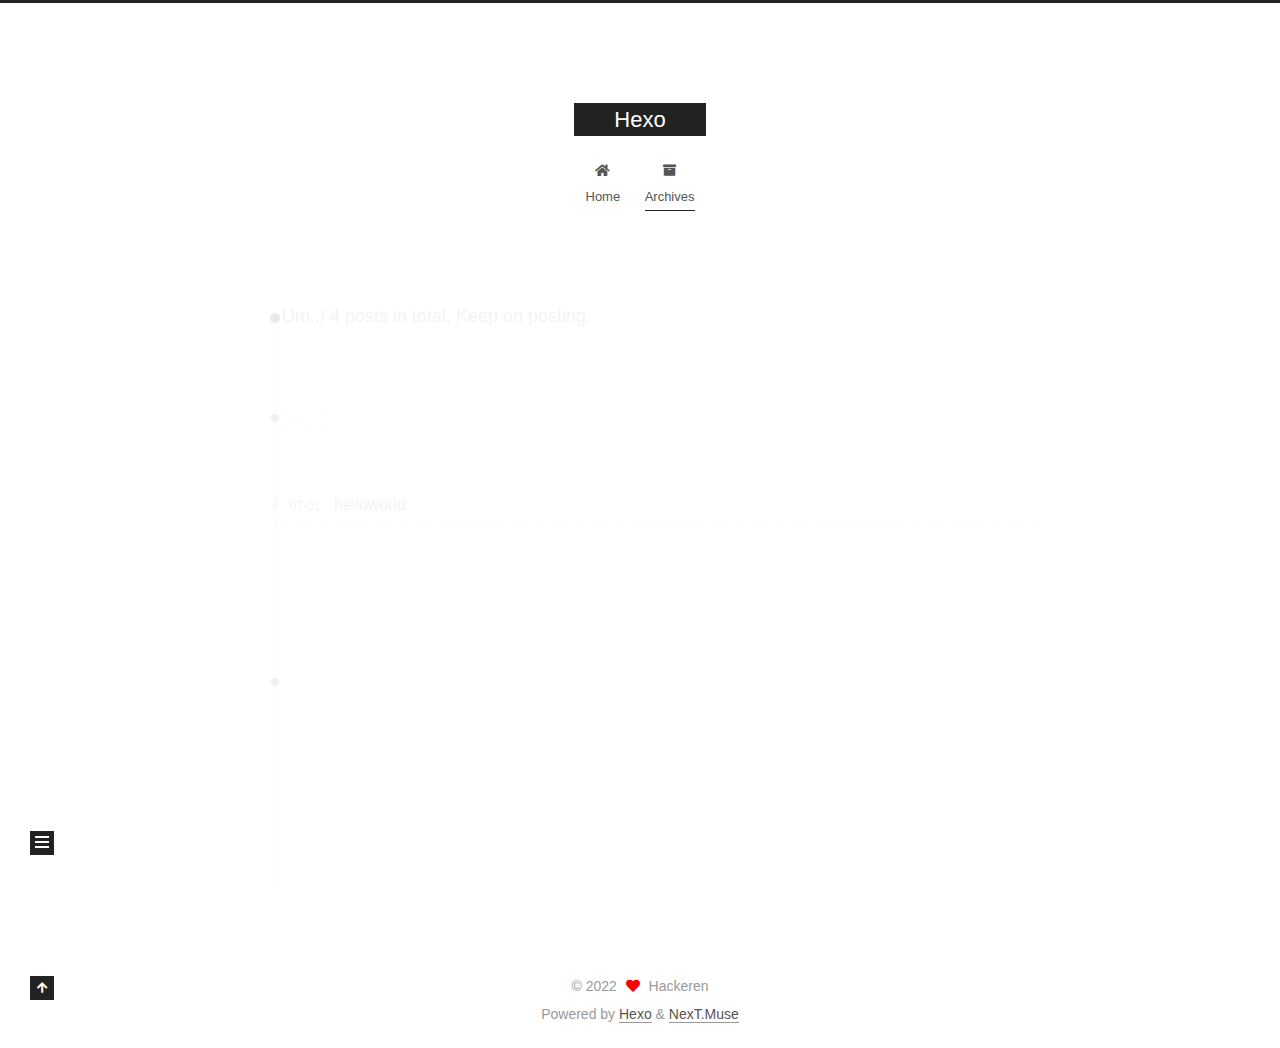
<file: archives/index.html>
<!DOCTYPE html>
<html lang="en">
<head>
  <meta charset="UTF-8">
<meta name="viewport" content="width=device-width, initial-scale=1, maximum-scale=2">
<meta name="theme-color" content="#222">
<meta name="generator" content="Hexo 5.4.0">
  <link rel="apple-touch-icon" sizes="180x180" href="/images/apple-touch-icon-next.png">
  <link rel="icon" type="image/png" sizes="32x32" href="/images/favicon-32x32-next.png">
  <link rel="icon" type="image/png" sizes="16x16" href="/images/favicon-16x16-next.png">
  <link rel="mask-icon" href="/images/logo.svg" color="#222">

<link rel="stylesheet" href="/css/main.css">


<link rel="stylesheet" href="/lib/font-awesome/css/all.min.css">

<script id="hexo-configurations">
    var NexT = window.NexT || {};
    var CONFIG = {"hostname":"example.com","root":"/","scheme":"Muse","version":"7.8.0","exturl":false,"sidebar":{"position":"left","display":"post","padding":18,"offset":12,"onmobile":false},"copycode":{"enable":false,"show_result":false,"style":null},"back2top":{"enable":true,"sidebar":false,"scrollpercent":false},"bookmark":{"enable":false,"color":"#222","save":"auto"},"fancybox":false,"mediumzoom":false,"lazyload":false,"pangu":false,"comments":{"style":"tabs","active":null,"storage":true,"lazyload":false,"nav":null},"algolia":{"hits":{"per_page":10},"labels":{"input_placeholder":"Search for Posts","hits_empty":"We didn't find any results for the search: ${query}","hits_stats":"${hits} results found in ${time} ms"}},"localsearch":{"enable":false,"trigger":"auto","top_n_per_article":1,"unescape":false,"preload":false},"motion":{"enable":true,"async":false,"transition":{"post_block":"fadeIn","post_header":"slideDownIn","post_body":"slideDownIn","coll_header":"slideLeftIn","sidebar":"slideUpIn"}}};
  </script>

  <meta property="og:type" content="website">
<meta property="og:title" content="Hexo">
<meta property="og:url" content="http://example.com/archives/index.html">
<meta property="og:site_name" content="Hexo">
<meta property="og:locale" content="en_US">
<meta property="article:author" content="Hackeren">
<meta name="twitter:card" content="summary">

<link rel="canonical" href="http://example.com/archives/">


<script id="page-configurations">
  // https://hexo.io/docs/variables.html
  CONFIG.page = {
    sidebar: "",
    isHome : false,
    isPost : false,
    lang   : 'en'
  };
</script>

  <title>Archive | Hexo</title>
  






  <noscript>
  <style>
  .use-motion .brand,
  .use-motion .menu-item,
  .sidebar-inner,
  .use-motion .post-block,
  .use-motion .pagination,
  .use-motion .comments,
  .use-motion .post-header,
  .use-motion .post-body,
  .use-motion .collection-header { opacity: initial; }

  .use-motion .site-title,
  .use-motion .site-subtitle {
    opacity: initial;
    top: initial;
  }

  .use-motion .logo-line-before i { left: initial; }
  .use-motion .logo-line-after i { right: initial; }
  </style>
</noscript>

</head>

<body itemscope itemtype="http://schema.org/WebPage">
  <div class="container use-motion">
    <div class="headband"></div>

    <header class="header" itemscope itemtype="http://schema.org/WPHeader">
      <div class="header-inner"><div class="site-brand-container">
  <div class="site-nav-toggle">
    <div class="toggle" aria-label="Toggle navigation bar">
      <span class="toggle-line toggle-line-first"></span>
      <span class="toggle-line toggle-line-middle"></span>
      <span class="toggle-line toggle-line-last"></span>
    </div>
  </div>

  <div class="site-meta">

    <a href="/" class="brand" rel="start">
      <span class="logo-line-before"><i></i></span>
      <h1 class="site-title">Hexo</h1>
      <span class="logo-line-after"><i></i></span>
    </a>
  </div>

  <div class="site-nav-right">
    <div class="toggle popup-trigger">
    </div>
  </div>
</div>




<nav class="site-nav">
  <ul id="menu" class="main-menu menu">
        <li class="menu-item menu-item-home">

    <a href="/" rel="section"><i class="fa fa-home fa-fw"></i>Home</a>

  </li>
        <li class="menu-item menu-item-archives">

    <a href="/archives/" rel="section"><i class="fa fa-archive fa-fw"></i>Archives</a>

  </li>
  </ul>
</nav>




</div>
    </header>

    
  <div class="back-to-top">
    <i class="fa fa-arrow-up"></i>
    <span>0%</span>
  </div>


    <main class="main">
      <div class="main-inner">
        <div class="content-wrap">
          

          <div class="content archive">
            

  
  
  
  <div class="post-block">
    <div class="posts-collapse">
      <div class="collection-title">
        <span class="collection-header">Um..! 4 posts in total. Keep on posting.</span>
      </div>

      
    <div class="collection-year">
      <span class="collection-header">2022</span>
    </div>

  <article itemscope itemtype="http://schema.org/Article">
    <header class="post-header">

      <div class="post-meta">
        <time itemprop="dateCreated"
              datetime="2022-07-01T06:44:43+08:00"
              content="2022-07-01">
          07-01
        </time>
      </div>

      <div class="post-title">
          <a class="post-title-link" href="/2022/07/01/helloworld/" itemprop="url">
            <span itemprop="name">helloworld</span>
          </a>
      </div>

    </header>
  </article>

  <article itemscope itemtype="http://schema.org/Article">
    <header class="post-header">

      <div class="post-meta">
        <time itemprop="dateCreated"
              datetime="2022-04-23T07:04:11+08:00"
              content="2022-04-23">
          04-23
        </time>
      </div>

      <div class="post-title">
          <a class="post-title-link" href="/2022/04/23/KVM%E9%83%A8%E7%BD%B2/" itemprop="url">
            <span itemprop="name">KVM部署</span>
          </a>
      </div>

    </header>
  </article>
    <div class="collection-year">
      <span class="collection-header">2021</span>
    </div>

  <article itemscope itemtype="http://schema.org/Article">
    <header class="post-header">

      <div class="post-meta">
        <time itemprop="dateCreated"
              datetime="2021-07-10T06:51:56+08:00"
              content="2021-07-10">
          07-10
        </time>
      </div>

      <div class="post-title">
          <a class="post-title-link" href="/2021/07/10/%E9%98%B2%E5%BE%A1%E5%BC%8F%E7%BC%96%E7%A8%8B/" itemprop="url">
            <span itemprop="name">防御式编程</span>
          </a>
      </div>

    </header>
  </article>

  <article itemscope itemtype="http://schema.org/Article">
    <header class="post-header">

      <div class="post-meta">
        <time itemprop="dateCreated"
              datetime="2021-06-09T06:51:56+08:00"
              content="2021-06-09">
          06-09
        </time>
      </div>

      <div class="post-title">
          <a class="post-title-link" href="/2021/06/09/Golang%E9%94%99%E8%AF%AF%E5%A4%84%E7%90%86%E5%AE%9E%E8%B7%B5/" itemprop="url">
            <span itemprop="name">Golang错误处理实践</span>
          </a>
      </div>

    </header>
  </article>


    </div>
  </div>
  
  
  

  



          </div>
          

<script>
  window.addEventListener('tabs:register', () => {
    let { activeClass } = CONFIG.comments;
    if (CONFIG.comments.storage) {
      activeClass = localStorage.getItem('comments_active') || activeClass;
    }
    if (activeClass) {
      let activeTab = document.querySelector(`a[href="#comment-${activeClass}"]`);
      if (activeTab) {
        activeTab.click();
      }
    }
  });
  if (CONFIG.comments.storage) {
    window.addEventListener('tabs:click', event => {
      if (!event.target.matches('.tabs-comment .tab-content .tab-pane')) return;
      let commentClass = event.target.classList[1];
      localStorage.setItem('comments_active', commentClass);
    });
  }
</script>

        </div>
          
  
  <div class="toggle sidebar-toggle">
    <span class="toggle-line toggle-line-first"></span>
    <span class="toggle-line toggle-line-middle"></span>
    <span class="toggle-line toggle-line-last"></span>
  </div>

  <aside class="sidebar">
    <div class="sidebar-inner">

      <ul class="sidebar-nav motion-element">
        <li class="sidebar-nav-toc">
          Table of Contents
        </li>
        <li class="sidebar-nav-overview">
          Overview
        </li>
      </ul>

      <!--noindex-->
      <div class="post-toc-wrap sidebar-panel">
      </div>
      <!--/noindex-->

      <div class="site-overview-wrap sidebar-panel">
        <div class="site-author motion-element" itemprop="author" itemscope itemtype="http://schema.org/Person">
  <p class="site-author-name" itemprop="name">Hackeren</p>
  <div class="site-description" itemprop="description"></div>
</div>
<div class="site-state-wrap motion-element">
  <nav class="site-state">
      <div class="site-state-item site-state-posts">
          <a href="/archives/">
        
          <span class="site-state-item-count">4</span>
          <span class="site-state-item-name">posts</span>
        </a>
      </div>
      <div class="site-state-item site-state-tags">
        <span class="site-state-item-count">2</span>
        <span class="site-state-item-name">tags</span>
      </div>
  </nav>
</div>



      </div>

    </div>
  </aside>
  <div id="sidebar-dimmer"></div>


      </div>
    </main>

    <footer class="footer">
      <div class="footer-inner">
        

        

<div class="copyright">
  
  &copy; 
  <span itemprop="copyrightYear">2022</span>
  <span class="with-love">
    <i class="fa fa-heart"></i>
  </span>
  <span class="author" itemprop="copyrightHolder">Hackeren</span>
</div>
  <div class="powered-by">Powered by <a href="https://hexo.io/" class="theme-link" rel="noopener" target="_blank">Hexo</a> & <a href="https://muse.theme-next.org/" class="theme-link" rel="noopener" target="_blank">NexT.Muse</a>
  </div>

        








      </div>
    </footer>
  </div>

  
  <script src="/lib/anime.min.js"></script>
  <script src="/lib/velocity/velocity.min.js"></script>
  <script src="/lib/velocity/velocity.ui.min.js"></script>

<script src="/js/utils.js"></script>

<script src="/js/motion.js"></script>


<script src="/js/schemes/muse.js"></script>


<script src="/js/next-boot.js"></script>




  















  

  

</body>
</html>
</file>
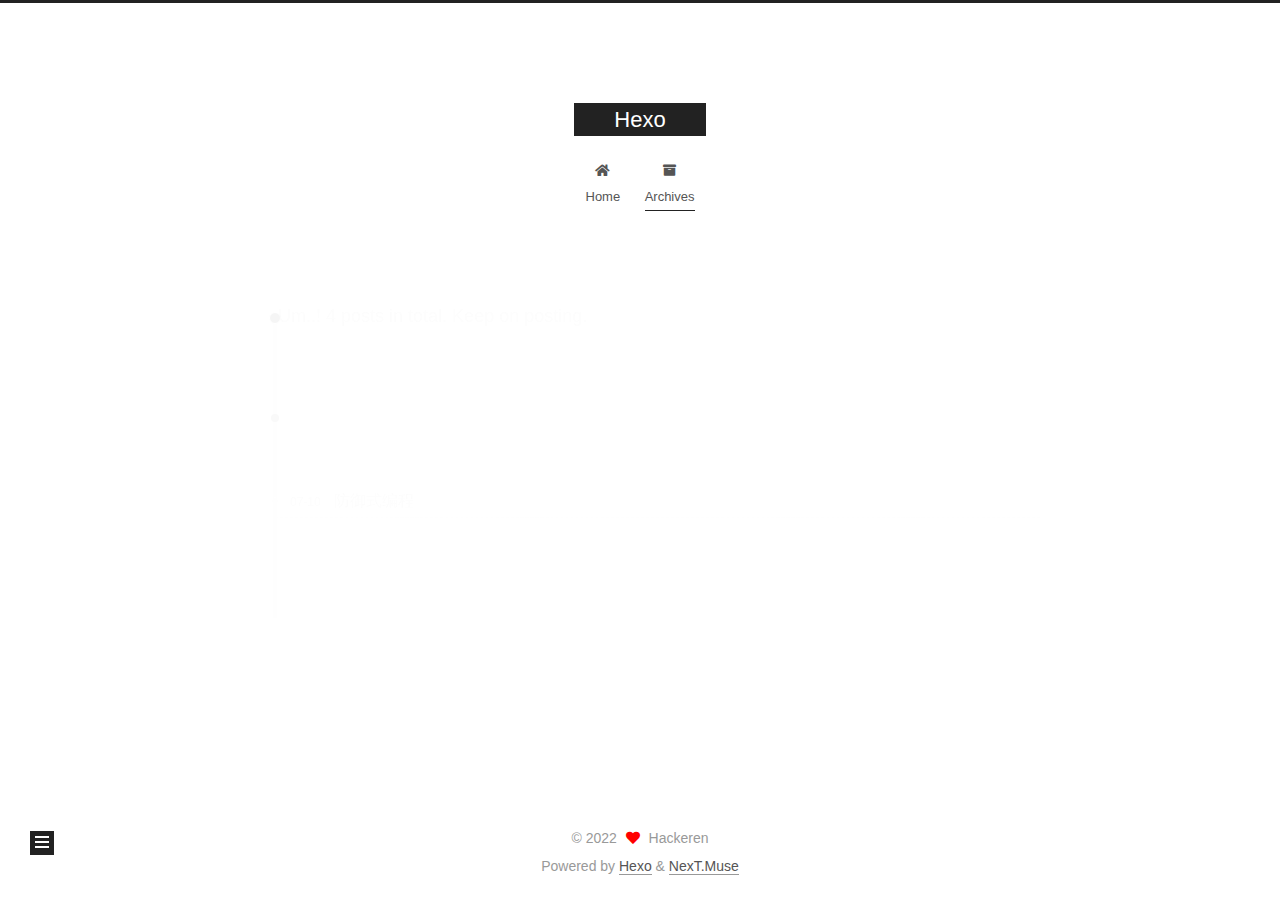
<file: archives/2021/index.html>
<!DOCTYPE html>
<html lang="en">
<head>
  <meta charset="UTF-8">
<meta name="viewport" content="width=device-width, initial-scale=1, maximum-scale=2">
<meta name="theme-color" content="#222">
<meta name="generator" content="Hexo 5.4.0">
  <link rel="apple-touch-icon" sizes="180x180" href="/images/apple-touch-icon-next.png">
  <link rel="icon" type="image/png" sizes="32x32" href="/images/favicon-32x32-next.png">
  <link rel="icon" type="image/png" sizes="16x16" href="/images/favicon-16x16-next.png">
  <link rel="mask-icon" href="/images/logo.svg" color="#222">

<link rel="stylesheet" href="/css/main.css">


<link rel="stylesheet" href="/lib/font-awesome/css/all.min.css">

<script id="hexo-configurations">
    var NexT = window.NexT || {};
    var CONFIG = {"hostname":"example.com","root":"/","scheme":"Muse","version":"7.8.0","exturl":false,"sidebar":{"position":"left","display":"post","padding":18,"offset":12,"onmobile":false},"copycode":{"enable":false,"show_result":false,"style":null},"back2top":{"enable":true,"sidebar":false,"scrollpercent":false},"bookmark":{"enable":false,"color":"#222","save":"auto"},"fancybox":false,"mediumzoom":false,"lazyload":false,"pangu":false,"comments":{"style":"tabs","active":null,"storage":true,"lazyload":false,"nav":null},"algolia":{"hits":{"per_page":10},"labels":{"input_placeholder":"Search for Posts","hits_empty":"We didn't find any results for the search: ${query}","hits_stats":"${hits} results found in ${time} ms"}},"localsearch":{"enable":false,"trigger":"auto","top_n_per_article":1,"unescape":false,"preload":false},"motion":{"enable":true,"async":false,"transition":{"post_block":"fadeIn","post_header":"slideDownIn","post_body":"slideDownIn","coll_header":"slideLeftIn","sidebar":"slideUpIn"}}};
  </script>

  <meta property="og:type" content="website">
<meta property="og:title" content="Hexo">
<meta property="og:url" content="http://example.com/archives/2021/index.html">
<meta property="og:site_name" content="Hexo">
<meta property="og:locale" content="en_US">
<meta property="article:author" content="Hackeren">
<meta name="twitter:card" content="summary">

<link rel="canonical" href="http://example.com/archives/2021/">


<script id="page-configurations">
  // https://hexo.io/docs/variables.html
  CONFIG.page = {
    sidebar: "",
    isHome : false,
    isPost : false,
    lang   : 'en'
  };
</script>

  <title>Archive | Hexo</title>
  






  <noscript>
  <style>
  .use-motion .brand,
  .use-motion .menu-item,
  .sidebar-inner,
  .use-motion .post-block,
  .use-motion .pagination,
  .use-motion .comments,
  .use-motion .post-header,
  .use-motion .post-body,
  .use-motion .collection-header { opacity: initial; }

  .use-motion .site-title,
  .use-motion .site-subtitle {
    opacity: initial;
    top: initial;
  }

  .use-motion .logo-line-before i { left: initial; }
  .use-motion .logo-line-after i { right: initial; }
  </style>
</noscript>

</head>

<body itemscope itemtype="http://schema.org/WebPage">
  <div class="container use-motion">
    <div class="headband"></div>

    <header class="header" itemscope itemtype="http://schema.org/WPHeader">
      <div class="header-inner"><div class="site-brand-container">
  <div class="site-nav-toggle">
    <div class="toggle" aria-label="Toggle navigation bar">
      <span class="toggle-line toggle-line-first"></span>
      <span class="toggle-line toggle-line-middle"></span>
      <span class="toggle-line toggle-line-last"></span>
    </div>
  </div>

  <div class="site-meta">

    <a href="/" class="brand" rel="start">
      <span class="logo-line-before"><i></i></span>
      <h1 class="site-title">Hexo</h1>
      <span class="logo-line-after"><i></i></span>
    </a>
  </div>

  <div class="site-nav-right">
    <div class="toggle popup-trigger">
    </div>
  </div>
</div>




<nav class="site-nav">
  <ul id="menu" class="main-menu menu">
        <li class="menu-item menu-item-home">

    <a href="/" rel="section"><i class="fa fa-home fa-fw"></i>Home</a>

  </li>
        <li class="menu-item menu-item-archives">

    <a href="/archives/" rel="section"><i class="fa fa-archive fa-fw"></i>Archives</a>

  </li>
  </ul>
</nav>




</div>
    </header>

    
  <div class="back-to-top">
    <i class="fa fa-arrow-up"></i>
    <span>0%</span>
  </div>


    <main class="main">
      <div class="main-inner">
        <div class="content-wrap">
          

          <div class="content archive">
            

  
  
  
  <div class="post-block">
    <div class="posts-collapse">
      <div class="collection-title">
        <span class="collection-header">Um..! 4 posts in total. Keep on posting.</span>
      </div>

      
    <div class="collection-year">
      <span class="collection-header">2021</span>
    </div>

  <article itemscope itemtype="http://schema.org/Article">
    <header class="post-header">

      <div class="post-meta">
        <time itemprop="dateCreated"
              datetime="2021-07-10T06:51:56+08:00"
              content="2021-07-10">
          07-10
        </time>
      </div>

      <div class="post-title">
          <a class="post-title-link" href="/2021/07/10/%E9%98%B2%E5%BE%A1%E5%BC%8F%E7%BC%96%E7%A8%8B/" itemprop="url">
            <span itemprop="name">防御式编程</span>
          </a>
      </div>

    </header>
  </article>

  <article itemscope itemtype="http://schema.org/Article">
    <header class="post-header">

      <div class="post-meta">
        <time itemprop="dateCreated"
              datetime="2021-06-09T06:51:56+08:00"
              content="2021-06-09">
          06-09
        </time>
      </div>

      <div class="post-title">
          <a class="post-title-link" href="/2021/06/09/Golang%E9%94%99%E8%AF%AF%E5%A4%84%E7%90%86%E5%AE%9E%E8%B7%B5/" itemprop="url">
            <span itemprop="name">Golang错误处理实践</span>
          </a>
      </div>

    </header>
  </article>


    </div>
  </div>
  
  
  

  



          </div>
          

<script>
  window.addEventListener('tabs:register', () => {
    let { activeClass } = CONFIG.comments;
    if (CONFIG.comments.storage) {
      activeClass = localStorage.getItem('comments_active') || activeClass;
    }
    if (activeClass) {
      let activeTab = document.querySelector(`a[href="#comment-${activeClass}"]`);
      if (activeTab) {
        activeTab.click();
      }
    }
  });
  if (CONFIG.comments.storage) {
    window.addEventListener('tabs:click', event => {
      if (!event.target.matches('.tabs-comment .tab-content .tab-pane')) return;
      let commentClass = event.target.classList[1];
      localStorage.setItem('comments_active', commentClass);
    });
  }
</script>

        </div>
          
  
  <div class="toggle sidebar-toggle">
    <span class="toggle-line toggle-line-first"></span>
    <span class="toggle-line toggle-line-middle"></span>
    <span class="toggle-line toggle-line-last"></span>
  </div>

  <aside class="sidebar">
    <div class="sidebar-inner">

      <ul class="sidebar-nav motion-element">
        <li class="sidebar-nav-toc">
          Table of Contents
        </li>
        <li class="sidebar-nav-overview">
          Overview
        </li>
      </ul>

      <!--noindex-->
      <div class="post-toc-wrap sidebar-panel">
      </div>
      <!--/noindex-->

      <div class="site-overview-wrap sidebar-panel">
        <div class="site-author motion-element" itemprop="author" itemscope itemtype="http://schema.org/Person">
  <p class="site-author-name" itemprop="name">Hackeren</p>
  <div class="site-description" itemprop="description"></div>
</div>
<div class="site-state-wrap motion-element">
  <nav class="site-state">
      <div class="site-state-item site-state-posts">
          <a href="/archives/">
        
          <span class="site-state-item-count">4</span>
          <span class="site-state-item-name">posts</span>
        </a>
      </div>
      <div class="site-state-item site-state-tags">
        <span class="site-state-item-count">2</span>
        <span class="site-state-item-name">tags</span>
      </div>
  </nav>
</div>



      </div>

    </div>
  </aside>
  <div id="sidebar-dimmer"></div>


      </div>
    </main>

    <footer class="footer">
      <div class="footer-inner">
        

        

<div class="copyright">
  
  &copy; 
  <span itemprop="copyrightYear">2022</span>
  <span class="with-love">
    <i class="fa fa-heart"></i>
  </span>
  <span class="author" itemprop="copyrightHolder">Hackeren</span>
</div>
  <div class="powered-by">Powered by <a href="https://hexo.io/" class="theme-link" rel="noopener" target="_blank">Hexo</a> & <a href="https://muse.theme-next.org/" class="theme-link" rel="noopener" target="_blank">NexT.Muse</a>
  </div>

        








      </div>
    </footer>
  </div>

  
  <script src="/lib/anime.min.js"></script>
  <script src="/lib/velocity/velocity.min.js"></script>
  <script src="/lib/velocity/velocity.ui.min.js"></script>

<script src="/js/utils.js"></script>

<script src="/js/motion.js"></script>


<script src="/js/schemes/muse.js"></script>


<script src="/js/next-boot.js"></script>




  















  

  

</body>
</html>
</file>
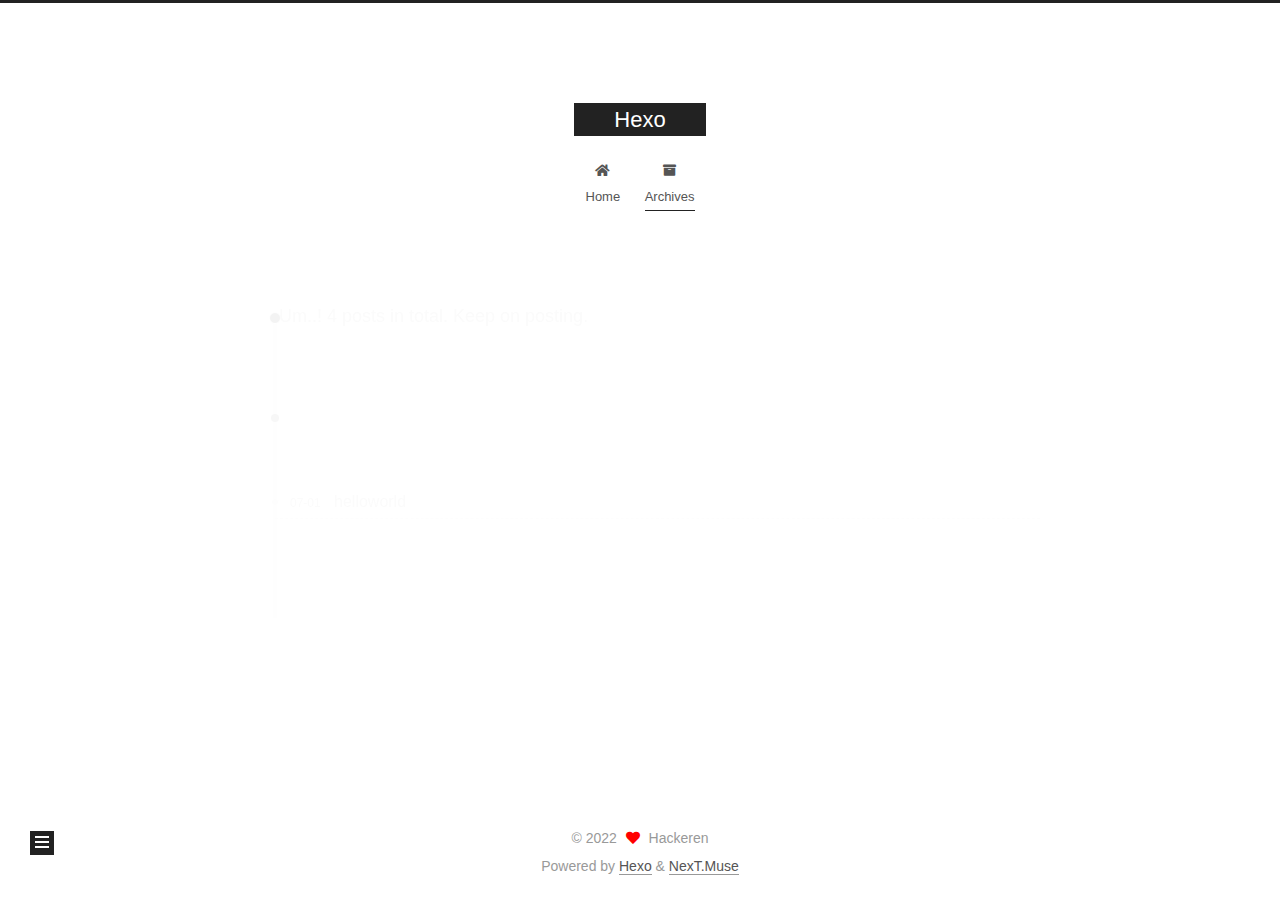
<file: archives/2022/index.html>
<!DOCTYPE html>
<html lang="en">
<head>
  <meta charset="UTF-8">
<meta name="viewport" content="width=device-width, initial-scale=1, maximum-scale=2">
<meta name="theme-color" content="#222">
<meta name="generator" content="Hexo 5.4.0">
  <link rel="apple-touch-icon" sizes="180x180" href="/images/apple-touch-icon-next.png">
  <link rel="icon" type="image/png" sizes="32x32" href="/images/favicon-32x32-next.png">
  <link rel="icon" type="image/png" sizes="16x16" href="/images/favicon-16x16-next.png">
  <link rel="mask-icon" href="/images/logo.svg" color="#222">

<link rel="stylesheet" href="/css/main.css">


<link rel="stylesheet" href="/lib/font-awesome/css/all.min.css">

<script id="hexo-configurations">
    var NexT = window.NexT || {};
    var CONFIG = {"hostname":"example.com","root":"/","scheme":"Muse","version":"7.8.0","exturl":false,"sidebar":{"position":"left","display":"post","padding":18,"offset":12,"onmobile":false},"copycode":{"enable":false,"show_result":false,"style":null},"back2top":{"enable":true,"sidebar":false,"scrollpercent":false},"bookmark":{"enable":false,"color":"#222","save":"auto"},"fancybox":false,"mediumzoom":false,"lazyload":false,"pangu":false,"comments":{"style":"tabs","active":null,"storage":true,"lazyload":false,"nav":null},"algolia":{"hits":{"per_page":10},"labels":{"input_placeholder":"Search for Posts","hits_empty":"We didn't find any results for the search: ${query}","hits_stats":"${hits} results found in ${time} ms"}},"localsearch":{"enable":false,"trigger":"auto","top_n_per_article":1,"unescape":false,"preload":false},"motion":{"enable":true,"async":false,"transition":{"post_block":"fadeIn","post_header":"slideDownIn","post_body":"slideDownIn","coll_header":"slideLeftIn","sidebar":"slideUpIn"}}};
  </script>

  <meta property="og:type" content="website">
<meta property="og:title" content="Hexo">
<meta property="og:url" content="http://example.com/archives/2022/index.html">
<meta property="og:site_name" content="Hexo">
<meta property="og:locale" content="en_US">
<meta property="article:author" content="Hackeren">
<meta name="twitter:card" content="summary">

<link rel="canonical" href="http://example.com/archives/2022/">


<script id="page-configurations">
  // https://hexo.io/docs/variables.html
  CONFIG.page = {
    sidebar: "",
    isHome : false,
    isPost : false,
    lang   : 'en'
  };
</script>

  <title>Archive | Hexo</title>
  






  <noscript>
  <style>
  .use-motion .brand,
  .use-motion .menu-item,
  .sidebar-inner,
  .use-motion .post-block,
  .use-motion .pagination,
  .use-motion .comments,
  .use-motion .post-header,
  .use-motion .post-body,
  .use-motion .collection-header { opacity: initial; }

  .use-motion .site-title,
  .use-motion .site-subtitle {
    opacity: initial;
    top: initial;
  }

  .use-motion .logo-line-before i { left: initial; }
  .use-motion .logo-line-after i { right: initial; }
  </style>
</noscript>

</head>

<body itemscope itemtype="http://schema.org/WebPage">
  <div class="container use-motion">
    <div class="headband"></div>

    <header class="header" itemscope itemtype="http://schema.org/WPHeader">
      <div class="header-inner"><div class="site-brand-container">
  <div class="site-nav-toggle">
    <div class="toggle" aria-label="Toggle navigation bar">
      <span class="toggle-line toggle-line-first"></span>
      <span class="toggle-line toggle-line-middle"></span>
      <span class="toggle-line toggle-line-last"></span>
    </div>
  </div>

  <div class="site-meta">

    <a href="/" class="brand" rel="start">
      <span class="logo-line-before"><i></i></span>
      <h1 class="site-title">Hexo</h1>
      <span class="logo-line-after"><i></i></span>
    </a>
  </div>

  <div class="site-nav-right">
    <div class="toggle popup-trigger">
    </div>
  </div>
</div>




<nav class="site-nav">
  <ul id="menu" class="main-menu menu">
        <li class="menu-item menu-item-home">

    <a href="/" rel="section"><i class="fa fa-home fa-fw"></i>Home</a>

  </li>
        <li class="menu-item menu-item-archives">

    <a href="/archives/" rel="section"><i class="fa fa-archive fa-fw"></i>Archives</a>

  </li>
  </ul>
</nav>




</div>
    </header>

    
  <div class="back-to-top">
    <i class="fa fa-arrow-up"></i>
    <span>0%</span>
  </div>


    <main class="main">
      <div class="main-inner">
        <div class="content-wrap">
          

          <div class="content archive">
            

  
  
  
  <div class="post-block">
    <div class="posts-collapse">
      <div class="collection-title">
        <span class="collection-header">Um..! 4 posts in total. Keep on posting.</span>
      </div>

      
    <div class="collection-year">
      <span class="collection-header">2022</span>
    </div>

  <article itemscope itemtype="http://schema.org/Article">
    <header class="post-header">

      <div class="post-meta">
        <time itemprop="dateCreated"
              datetime="2022-07-01T06:44:43+08:00"
              content="2022-07-01">
          07-01
        </time>
      </div>

      <div class="post-title">
          <a class="post-title-link" href="/2022/07/01/helloworld/" itemprop="url">
            <span itemprop="name">helloworld</span>
          </a>
      </div>

    </header>
  </article>

  <article itemscope itemtype="http://schema.org/Article">
    <header class="post-header">

      <div class="post-meta">
        <time itemprop="dateCreated"
              datetime="2022-04-23T07:04:11+08:00"
              content="2022-04-23">
          04-23
        </time>
      </div>

      <div class="post-title">
          <a class="post-title-link" href="/2022/04/23/KVM%E9%83%A8%E7%BD%B2/" itemprop="url">
            <span itemprop="name">KVM部署</span>
          </a>
      </div>

    </header>
  </article>


    </div>
  </div>
  
  
  

  



          </div>
          

<script>
  window.addEventListener('tabs:register', () => {
    let { activeClass } = CONFIG.comments;
    if (CONFIG.comments.storage) {
      activeClass = localStorage.getItem('comments_active') || activeClass;
    }
    if (activeClass) {
      let activeTab = document.querySelector(`a[href="#comment-${activeClass}"]`);
      if (activeTab) {
        activeTab.click();
      }
    }
  });
  if (CONFIG.comments.storage) {
    window.addEventListener('tabs:click', event => {
      if (!event.target.matches('.tabs-comment .tab-content .tab-pane')) return;
      let commentClass = event.target.classList[1];
      localStorage.setItem('comments_active', commentClass);
    });
  }
</script>

        </div>
          
  
  <div class="toggle sidebar-toggle">
    <span class="toggle-line toggle-line-first"></span>
    <span class="toggle-line toggle-line-middle"></span>
    <span class="toggle-line toggle-line-last"></span>
  </div>

  <aside class="sidebar">
    <div class="sidebar-inner">

      <ul class="sidebar-nav motion-element">
        <li class="sidebar-nav-toc">
          Table of Contents
        </li>
        <li class="sidebar-nav-overview">
          Overview
        </li>
      </ul>

      <!--noindex-->
      <div class="post-toc-wrap sidebar-panel">
      </div>
      <!--/noindex-->

      <div class="site-overview-wrap sidebar-panel">
        <div class="site-author motion-element" itemprop="author" itemscope itemtype="http://schema.org/Person">
  <p class="site-author-name" itemprop="name">Hackeren</p>
  <div class="site-description" itemprop="description"></div>
</div>
<div class="site-state-wrap motion-element">
  <nav class="site-state">
      <div class="site-state-item site-state-posts">
          <a href="/archives/">
        
          <span class="site-state-item-count">4</span>
          <span class="site-state-item-name">posts</span>
        </a>
      </div>
      <div class="site-state-item site-state-tags">
        <span class="site-state-item-count">2</span>
        <span class="site-state-item-name">tags</span>
      </div>
  </nav>
</div>



      </div>

    </div>
  </aside>
  <div id="sidebar-dimmer"></div>


      </div>
    </main>

    <footer class="footer">
      <div class="footer-inner">
        

        

<div class="copyright">
  
  &copy; 
  <span itemprop="copyrightYear">2022</span>
  <span class="with-love">
    <i class="fa fa-heart"></i>
  </span>
  <span class="author" itemprop="copyrightHolder">Hackeren</span>
</div>
  <div class="powered-by">Powered by <a href="https://hexo.io/" class="theme-link" rel="noopener" target="_blank">Hexo</a> & <a href="https://muse.theme-next.org/" class="theme-link" rel="noopener" target="_blank">NexT.Muse</a>
  </div>

        








      </div>
    </footer>
  </div>

  
  <script src="/lib/anime.min.js"></script>
  <script src="/lib/velocity/velocity.min.js"></script>
  <script src="/lib/velocity/velocity.ui.min.js"></script>

<script src="/js/utils.js"></script>

<script src="/js/motion.js"></script>


<script src="/js/schemes/muse.js"></script>


<script src="/js/next-boot.js"></script>




  















  

  

</body>
</html>
</file>
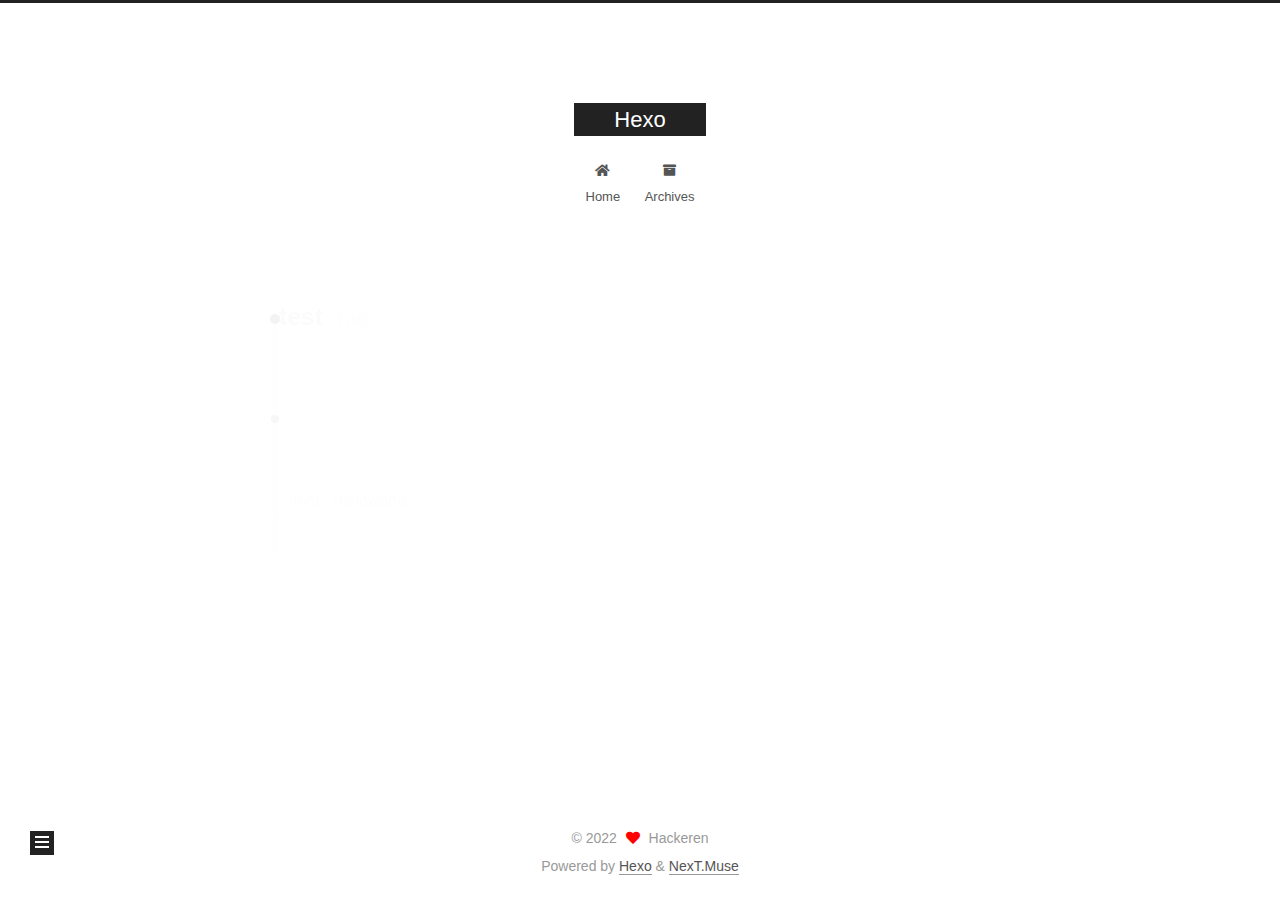
<file: tags/test/index.html>
<!DOCTYPE html>
<html lang="en">
<head>
  <meta charset="UTF-8">
<meta name="viewport" content="width=device-width, initial-scale=1, maximum-scale=2">
<meta name="theme-color" content="#222">
<meta name="generator" content="Hexo 5.4.0">
  <link rel="apple-touch-icon" sizes="180x180" href="/images/apple-touch-icon-next.png">
  <link rel="icon" type="image/png" sizes="32x32" href="/images/favicon-32x32-next.png">
  <link rel="icon" type="image/png" sizes="16x16" href="/images/favicon-16x16-next.png">
  <link rel="mask-icon" href="/images/logo.svg" color="#222">

<link rel="stylesheet" href="/css/main.css">


<link rel="stylesheet" href="/lib/font-awesome/css/all.min.css">

<script id="hexo-configurations">
    var NexT = window.NexT || {};
    var CONFIG = {"hostname":"example.com","root":"/","scheme":"Muse","version":"7.8.0","exturl":false,"sidebar":{"position":"left","display":"post","padding":18,"offset":12,"onmobile":false},"copycode":{"enable":false,"show_result":false,"style":null},"back2top":{"enable":true,"sidebar":false,"scrollpercent":false},"bookmark":{"enable":false,"color":"#222","save":"auto"},"fancybox":false,"mediumzoom":false,"lazyload":false,"pangu":false,"comments":{"style":"tabs","active":null,"storage":true,"lazyload":false,"nav":null},"algolia":{"hits":{"per_page":10},"labels":{"input_placeholder":"Search for Posts","hits_empty":"We didn't find any results for the search: ${query}","hits_stats":"${hits} results found in ${time} ms"}},"localsearch":{"enable":false,"trigger":"auto","top_n_per_article":1,"unescape":false,"preload":false},"motion":{"enable":true,"async":false,"transition":{"post_block":"fadeIn","post_header":"slideDownIn","post_body":"slideDownIn","coll_header":"slideLeftIn","sidebar":"slideUpIn"}}};
  </script>

  <meta property="og:type" content="website">
<meta property="og:title" content="Hexo">
<meta property="og:url" content="http://example.com/tags/test/index.html">
<meta property="og:site_name" content="Hexo">
<meta property="og:locale" content="en_US">
<meta property="article:author" content="Hackeren">
<meta name="twitter:card" content="summary">

<link rel="canonical" href="http://example.com/tags/test/">


<script id="page-configurations">
  // https://hexo.io/docs/variables.html
  CONFIG.page = {
    sidebar: "",
    isHome : false,
    isPost : false,
    lang   : 'en'
  };
</script>

  <title>Tag: test | Hexo</title>
  






  <noscript>
  <style>
  .use-motion .brand,
  .use-motion .menu-item,
  .sidebar-inner,
  .use-motion .post-block,
  .use-motion .pagination,
  .use-motion .comments,
  .use-motion .post-header,
  .use-motion .post-body,
  .use-motion .collection-header { opacity: initial; }

  .use-motion .site-title,
  .use-motion .site-subtitle {
    opacity: initial;
    top: initial;
  }

  .use-motion .logo-line-before i { left: initial; }
  .use-motion .logo-line-after i { right: initial; }
  </style>
</noscript>

</head>

<body itemscope itemtype="http://schema.org/WebPage">
  <div class="container use-motion">
    <div class="headband"></div>

    <header class="header" itemscope itemtype="http://schema.org/WPHeader">
      <div class="header-inner"><div class="site-brand-container">
  <div class="site-nav-toggle">
    <div class="toggle" aria-label="Toggle navigation bar">
      <span class="toggle-line toggle-line-first"></span>
      <span class="toggle-line toggle-line-middle"></span>
      <span class="toggle-line toggle-line-last"></span>
    </div>
  </div>

  <div class="site-meta">

    <a href="/" class="brand" rel="start">
      <span class="logo-line-before"><i></i></span>
      <h1 class="site-title">Hexo</h1>
      <span class="logo-line-after"><i></i></span>
    </a>
  </div>

  <div class="site-nav-right">
    <div class="toggle popup-trigger">
    </div>
  </div>
</div>




<nav class="site-nav">
  <ul id="menu" class="main-menu menu">
        <li class="menu-item menu-item-home">

    <a href="/" rel="section"><i class="fa fa-home fa-fw"></i>Home</a>

  </li>
        <li class="menu-item menu-item-archives">

    <a href="/archives/" rel="section"><i class="fa fa-archive fa-fw"></i>Archives</a>

  </li>
  </ul>
</nav>




</div>
    </header>

    
  <div class="back-to-top">
    <i class="fa fa-arrow-up"></i>
    <span>0%</span>
  </div>


    <main class="main">
      <div class="main-inner">
        <div class="content-wrap">
          

          <div class="content tag">
            

  
  
  
  <div class="post-block">
    <div class="posts-collapse">
      <div class="collection-title">
        <h2 class="collection-header">test
          <small>Tag</small>
        </h2>
      </div>

      
    <div class="collection-year">
      <span class="collection-header">2022</span>
    </div>

  <article itemscope itemtype="http://schema.org/Article">
    <header class="post-header">

      <div class="post-meta">
        <time itemprop="dateCreated"
              datetime="2022-07-01T06:44:43+08:00"
              content="2022-07-01">
          07-01
        </time>
      </div>

      <div class="post-title">
          <a class="post-title-link" href="/2022/07/01/helloworld/" itemprop="url">
            <span itemprop="name">helloworld</span>
          </a>
      </div>

    </header>
  </article>

    </div>
  </div>
  
  
  

  



          </div>
          

<script>
  window.addEventListener('tabs:register', () => {
    let { activeClass } = CONFIG.comments;
    if (CONFIG.comments.storage) {
      activeClass = localStorage.getItem('comments_active') || activeClass;
    }
    if (activeClass) {
      let activeTab = document.querySelector(`a[href="#comment-${activeClass}"]`);
      if (activeTab) {
        activeTab.click();
      }
    }
  });
  if (CONFIG.comments.storage) {
    window.addEventListener('tabs:click', event => {
      if (!event.target.matches('.tabs-comment .tab-content .tab-pane')) return;
      let commentClass = event.target.classList[1];
      localStorage.setItem('comments_active', commentClass);
    });
  }
</script>

        </div>
          
  
  <div class="toggle sidebar-toggle">
    <span class="toggle-line toggle-line-first"></span>
    <span class="toggle-line toggle-line-middle"></span>
    <span class="toggle-line toggle-line-last"></span>
  </div>

  <aside class="sidebar">
    <div class="sidebar-inner">

      <ul class="sidebar-nav motion-element">
        <li class="sidebar-nav-toc">
          Table of Contents
        </li>
        <li class="sidebar-nav-overview">
          Overview
        </li>
      </ul>

      <!--noindex-->
      <div class="post-toc-wrap sidebar-panel">
      </div>
      <!--/noindex-->

      <div class="site-overview-wrap sidebar-panel">
        <div class="site-author motion-element" itemprop="author" itemscope itemtype="http://schema.org/Person">
  <p class="site-author-name" itemprop="name">Hackeren</p>
  <div class="site-description" itemprop="description"></div>
</div>
<div class="site-state-wrap motion-element">
  <nav class="site-state">
      <div class="site-state-item site-state-posts">
          <a href="/archives/">
        
          <span class="site-state-item-count">4</span>
          <span class="site-state-item-name">posts</span>
        </a>
      </div>
      <div class="site-state-item site-state-tags">
        <span class="site-state-item-count">2</span>
        <span class="site-state-item-name">tags</span>
      </div>
  </nav>
</div>



      </div>

    </div>
  </aside>
  <div id="sidebar-dimmer"></div>


      </div>
    </main>

    <footer class="footer">
      <div class="footer-inner">
        

        

<div class="copyright">
  
  &copy; 
  <span itemprop="copyrightYear">2022</span>
  <span class="with-love">
    <i class="fa fa-heart"></i>
  </span>
  <span class="author" itemprop="copyrightHolder">Hackeren</span>
</div>
  <div class="powered-by">Powered by <a href="https://hexo.io/" class="theme-link" rel="noopener" target="_blank">Hexo</a> & <a href="https://muse.theme-next.org/" class="theme-link" rel="noopener" target="_blank">NexT.Muse</a>
  </div>

        








      </div>
    </footer>
  </div>

  
  <script src="/lib/anime.min.js"></script>
  <script src="/lib/velocity/velocity.min.js"></script>
  <script src="/lib/velocity/velocity.ui.min.js"></script>

<script src="/js/utils.js"></script>

<script src="/js/motion.js"></script>


<script src="/js/schemes/muse.js"></script>


<script src="/js/next-boot.js"></script>




  















  

  

</body>
</html>
</file>
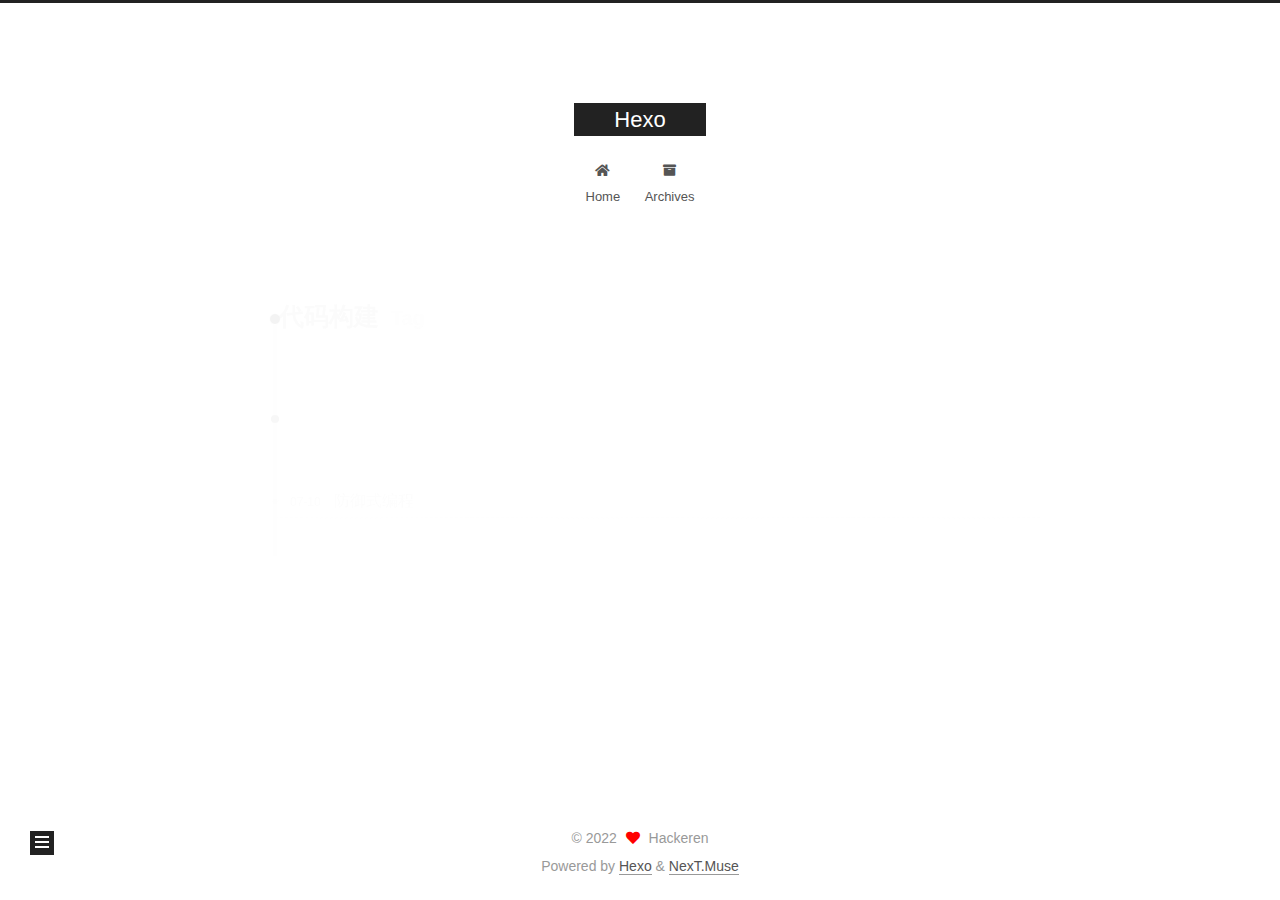
<file: tags/代码构建/index.html>
<!DOCTYPE html>
<html lang="en">
<head>
  <meta charset="UTF-8">
<meta name="viewport" content="width=device-width, initial-scale=1, maximum-scale=2">
<meta name="theme-color" content="#222">
<meta name="generator" content="Hexo 5.4.0">
  <link rel="apple-touch-icon" sizes="180x180" href="/images/apple-touch-icon-next.png">
  <link rel="icon" type="image/png" sizes="32x32" href="/images/favicon-32x32-next.png">
  <link rel="icon" type="image/png" sizes="16x16" href="/images/favicon-16x16-next.png">
  <link rel="mask-icon" href="/images/logo.svg" color="#222">

<link rel="stylesheet" href="/css/main.css">


<link rel="stylesheet" href="/lib/font-awesome/css/all.min.css">

<script id="hexo-configurations">
    var NexT = window.NexT || {};
    var CONFIG = {"hostname":"example.com","root":"/","scheme":"Muse","version":"7.8.0","exturl":false,"sidebar":{"position":"left","display":"post","padding":18,"offset":12,"onmobile":false},"copycode":{"enable":false,"show_result":false,"style":null},"back2top":{"enable":true,"sidebar":false,"scrollpercent":false},"bookmark":{"enable":false,"color":"#222","save":"auto"},"fancybox":false,"mediumzoom":false,"lazyload":false,"pangu":false,"comments":{"style":"tabs","active":null,"storage":true,"lazyload":false,"nav":null},"algolia":{"hits":{"per_page":10},"labels":{"input_placeholder":"Search for Posts","hits_empty":"We didn't find any results for the search: ${query}","hits_stats":"${hits} results found in ${time} ms"}},"localsearch":{"enable":false,"trigger":"auto","top_n_per_article":1,"unescape":false,"preload":false},"motion":{"enable":true,"async":false,"transition":{"post_block":"fadeIn","post_header":"slideDownIn","post_body":"slideDownIn","coll_header":"slideLeftIn","sidebar":"slideUpIn"}}};
  </script>

  <meta property="og:type" content="website">
<meta property="og:title" content="Hexo">
<meta property="og:url" content="http://example.com/tags/%E4%BB%A3%E7%A0%81%E6%9E%84%E5%BB%BA/index.html">
<meta property="og:site_name" content="Hexo">
<meta property="og:locale" content="en_US">
<meta property="article:author" content="Hackeren">
<meta name="twitter:card" content="summary">

<link rel="canonical" href="http://example.com/tags/%E4%BB%A3%E7%A0%81%E6%9E%84%E5%BB%BA/">


<script id="page-configurations">
  // https://hexo.io/docs/variables.html
  CONFIG.page = {
    sidebar: "",
    isHome : false,
    isPost : false,
    lang   : 'en'
  };
</script>

  <title>Tag: 代码构建 | Hexo</title>
  






  <noscript>
  <style>
  .use-motion .brand,
  .use-motion .menu-item,
  .sidebar-inner,
  .use-motion .post-block,
  .use-motion .pagination,
  .use-motion .comments,
  .use-motion .post-header,
  .use-motion .post-body,
  .use-motion .collection-header { opacity: initial; }

  .use-motion .site-title,
  .use-motion .site-subtitle {
    opacity: initial;
    top: initial;
  }

  .use-motion .logo-line-before i { left: initial; }
  .use-motion .logo-line-after i { right: initial; }
  </style>
</noscript>

</head>

<body itemscope itemtype="http://schema.org/WebPage">
  <div class="container use-motion">
    <div class="headband"></div>

    <header class="header" itemscope itemtype="http://schema.org/WPHeader">
      <div class="header-inner"><div class="site-brand-container">
  <div class="site-nav-toggle">
    <div class="toggle" aria-label="Toggle navigation bar">
      <span class="toggle-line toggle-line-first"></span>
      <span class="toggle-line toggle-line-middle"></span>
      <span class="toggle-line toggle-line-last"></span>
    </div>
  </div>

  <div class="site-meta">

    <a href="/" class="brand" rel="start">
      <span class="logo-line-before"><i></i></span>
      <h1 class="site-title">Hexo</h1>
      <span class="logo-line-after"><i></i></span>
    </a>
  </div>

  <div class="site-nav-right">
    <div class="toggle popup-trigger">
    </div>
  </div>
</div>




<nav class="site-nav">
  <ul id="menu" class="main-menu menu">
        <li class="menu-item menu-item-home">

    <a href="/" rel="section"><i class="fa fa-home fa-fw"></i>Home</a>

  </li>
        <li class="menu-item menu-item-archives">

    <a href="/archives/" rel="section"><i class="fa fa-archive fa-fw"></i>Archives</a>

  </li>
  </ul>
</nav>




</div>
    </header>

    
  <div class="back-to-top">
    <i class="fa fa-arrow-up"></i>
    <span>0%</span>
  </div>


    <main class="main">
      <div class="main-inner">
        <div class="content-wrap">
          

          <div class="content tag">
            

  
  
  
  <div class="post-block">
    <div class="posts-collapse">
      <div class="collection-title">
        <h2 class="collection-header">代码构建
          <small>Tag</small>
        </h2>
      </div>

      
    <div class="collection-year">
      <span class="collection-header">2021</span>
    </div>

  <article itemscope itemtype="http://schema.org/Article">
    <header class="post-header">

      <div class="post-meta">
        <time itemprop="dateCreated"
              datetime="2021-07-10T06:51:56+08:00"
              content="2021-07-10">
          07-10
        </time>
      </div>

      <div class="post-title">
          <a class="post-title-link" href="/2021/07/10/%E9%98%B2%E5%BE%A1%E5%BC%8F%E7%BC%96%E7%A8%8B/" itemprop="url">
            <span itemprop="name">防御式编程</span>
          </a>
      </div>

    </header>
  </article>

    </div>
  </div>
  
  
  

  



          </div>
          

<script>
  window.addEventListener('tabs:register', () => {
    let { activeClass } = CONFIG.comments;
    if (CONFIG.comments.storage) {
      activeClass = localStorage.getItem('comments_active') || activeClass;
    }
    if (activeClass) {
      let activeTab = document.querySelector(`a[href="#comment-${activeClass}"]`);
      if (activeTab) {
        activeTab.click();
      }
    }
  });
  if (CONFIG.comments.storage) {
    window.addEventListener('tabs:click', event => {
      if (!event.target.matches('.tabs-comment .tab-content .tab-pane')) return;
      let commentClass = event.target.classList[1];
      localStorage.setItem('comments_active', commentClass);
    });
  }
</script>

        </div>
          
  
  <div class="toggle sidebar-toggle">
    <span class="toggle-line toggle-line-first"></span>
    <span class="toggle-line toggle-line-middle"></span>
    <span class="toggle-line toggle-line-last"></span>
  </div>

  <aside class="sidebar">
    <div class="sidebar-inner">

      <ul class="sidebar-nav motion-element">
        <li class="sidebar-nav-toc">
          Table of Contents
        </li>
        <li class="sidebar-nav-overview">
          Overview
        </li>
      </ul>

      <!--noindex-->
      <div class="post-toc-wrap sidebar-panel">
      </div>
      <!--/noindex-->

      <div class="site-overview-wrap sidebar-panel">
        <div class="site-author motion-element" itemprop="author" itemscope itemtype="http://schema.org/Person">
  <p class="site-author-name" itemprop="name">Hackeren</p>
  <div class="site-description" itemprop="description"></div>
</div>
<div class="site-state-wrap motion-element">
  <nav class="site-state">
      <div class="site-state-item site-state-posts">
          <a href="/archives/">
        
          <span class="site-state-item-count">4</span>
          <span class="site-state-item-name">posts</span>
        </a>
      </div>
      <div class="site-state-item site-state-tags">
        <span class="site-state-item-count">2</span>
        <span class="site-state-item-name">tags</span>
      </div>
  </nav>
</div>



      </div>

    </div>
  </aside>
  <div id="sidebar-dimmer"></div>


      </div>
    </main>

    <footer class="footer">
      <div class="footer-inner">
        

        

<div class="copyright">
  
  &copy; 
  <span itemprop="copyrightYear">2022</span>
  <span class="with-love">
    <i class="fa fa-heart"></i>
  </span>
  <span class="author" itemprop="copyrightHolder">Hackeren</span>
</div>
  <div class="powered-by">Powered by <a href="https://hexo.io/" class="theme-link" rel="noopener" target="_blank">Hexo</a> & <a href="https://muse.theme-next.org/" class="theme-link" rel="noopener" target="_blank">NexT.Muse</a>
  </div>

        








      </div>
    </footer>
  </div>

  
  <script src="/lib/anime.min.js"></script>
  <script src="/lib/velocity/velocity.min.js"></script>
  <script src="/lib/velocity/velocity.ui.min.js"></script>

<script src="/js/utils.js"></script>

<script src="/js/motion.js"></script>


<script src="/js/schemes/muse.js"></script>


<script src="/js/next-boot.js"></script>




  















  

  

</body>
</html>
</file>
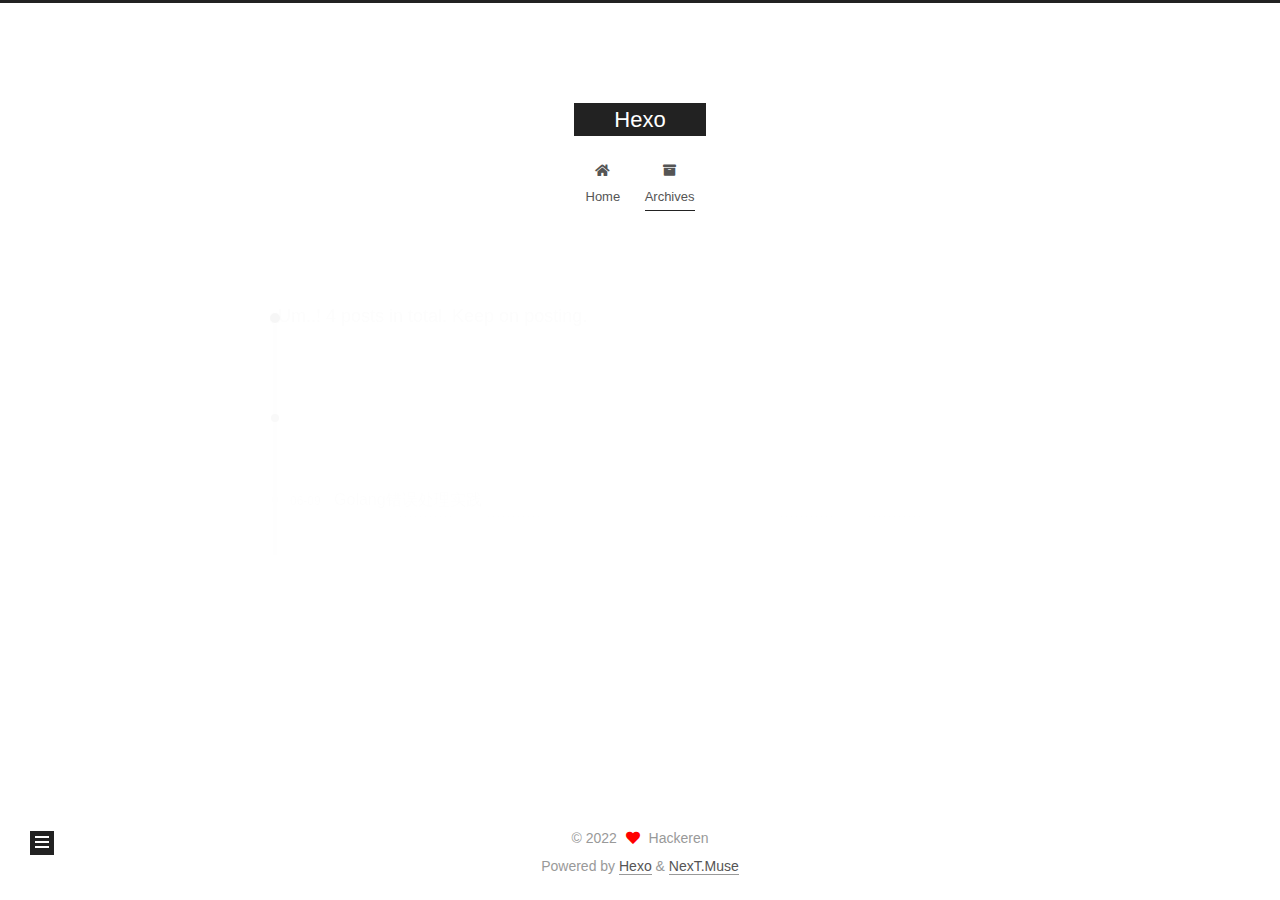
<file: archives/2021/06/index.html>
<!DOCTYPE html>
<html lang="en">
<head>
  <meta charset="UTF-8">
<meta name="viewport" content="width=device-width, initial-scale=1, maximum-scale=2">
<meta name="theme-color" content="#222">
<meta name="generator" content="Hexo 5.4.0">
  <link rel="apple-touch-icon" sizes="180x180" href="/images/apple-touch-icon-next.png">
  <link rel="icon" type="image/png" sizes="32x32" href="/images/favicon-32x32-next.png">
  <link rel="icon" type="image/png" sizes="16x16" href="/images/favicon-16x16-next.png">
  <link rel="mask-icon" href="/images/logo.svg" color="#222">

<link rel="stylesheet" href="/css/main.css">


<link rel="stylesheet" href="/lib/font-awesome/css/all.min.css">

<script id="hexo-configurations">
    var NexT = window.NexT || {};
    var CONFIG = {"hostname":"example.com","root":"/","scheme":"Muse","version":"7.8.0","exturl":false,"sidebar":{"position":"left","display":"post","padding":18,"offset":12,"onmobile":false},"copycode":{"enable":false,"show_result":false,"style":null},"back2top":{"enable":true,"sidebar":false,"scrollpercent":false},"bookmark":{"enable":false,"color":"#222","save":"auto"},"fancybox":false,"mediumzoom":false,"lazyload":false,"pangu":false,"comments":{"style":"tabs","active":null,"storage":true,"lazyload":false,"nav":null},"algolia":{"hits":{"per_page":10},"labels":{"input_placeholder":"Search for Posts","hits_empty":"We didn't find any results for the search: ${query}","hits_stats":"${hits} results found in ${time} ms"}},"localsearch":{"enable":false,"trigger":"auto","top_n_per_article":1,"unescape":false,"preload":false},"motion":{"enable":true,"async":false,"transition":{"post_block":"fadeIn","post_header":"slideDownIn","post_body":"slideDownIn","coll_header":"slideLeftIn","sidebar":"slideUpIn"}}};
  </script>

  <meta property="og:type" content="website">
<meta property="og:title" content="Hexo">
<meta property="og:url" content="http://example.com/archives/2021/06/index.html">
<meta property="og:site_name" content="Hexo">
<meta property="og:locale" content="en_US">
<meta property="article:author" content="Hackeren">
<meta name="twitter:card" content="summary">

<link rel="canonical" href="http://example.com/archives/2021/06/">


<script id="page-configurations">
  // https://hexo.io/docs/variables.html
  CONFIG.page = {
    sidebar: "",
    isHome : false,
    isPost : false,
    lang   : 'en'
  };
</script>

  <title>Archive | Hexo</title>
  






  <noscript>
  <style>
  .use-motion .brand,
  .use-motion .menu-item,
  .sidebar-inner,
  .use-motion .post-block,
  .use-motion .pagination,
  .use-motion .comments,
  .use-motion .post-header,
  .use-motion .post-body,
  .use-motion .collection-header { opacity: initial; }

  .use-motion .site-title,
  .use-motion .site-subtitle {
    opacity: initial;
    top: initial;
  }

  .use-motion .logo-line-before i { left: initial; }
  .use-motion .logo-line-after i { right: initial; }
  </style>
</noscript>

</head>

<body itemscope itemtype="http://schema.org/WebPage">
  <div class="container use-motion">
    <div class="headband"></div>

    <header class="header" itemscope itemtype="http://schema.org/WPHeader">
      <div class="header-inner"><div class="site-brand-container">
  <div class="site-nav-toggle">
    <div class="toggle" aria-label="Toggle navigation bar">
      <span class="toggle-line toggle-line-first"></span>
      <span class="toggle-line toggle-line-middle"></span>
      <span class="toggle-line toggle-line-last"></span>
    </div>
  </div>

  <div class="site-meta">

    <a href="/" class="brand" rel="start">
      <span class="logo-line-before"><i></i></span>
      <h1 class="site-title">Hexo</h1>
      <span class="logo-line-after"><i></i></span>
    </a>
  </div>

  <div class="site-nav-right">
    <div class="toggle popup-trigger">
    </div>
  </div>
</div>




<nav class="site-nav">
  <ul id="menu" class="main-menu menu">
        <li class="menu-item menu-item-home">

    <a href="/" rel="section"><i class="fa fa-home fa-fw"></i>Home</a>

  </li>
        <li class="menu-item menu-item-archives">

    <a href="/archives/" rel="section"><i class="fa fa-archive fa-fw"></i>Archives</a>

  </li>
  </ul>
</nav>




</div>
    </header>

    
  <div class="back-to-top">
    <i class="fa fa-arrow-up"></i>
    <span>0%</span>
  </div>


    <main class="main">
      <div class="main-inner">
        <div class="content-wrap">
          

          <div class="content archive">
            

  
  
  
  <div class="post-block">
    <div class="posts-collapse">
      <div class="collection-title">
        <span class="collection-header">Um..! 4 posts in total. Keep on posting.</span>
      </div>

      
    <div class="collection-year">
      <span class="collection-header">2021</span>
    </div>

  <article itemscope itemtype="http://schema.org/Article">
    <header class="post-header">

      <div class="post-meta">
        <time itemprop="dateCreated"
              datetime="2021-06-09T06:51:56+08:00"
              content="2021-06-09">
          06-09
        </time>
      </div>

      <div class="post-title">
          <a class="post-title-link" href="/2021/06/09/Golang%E9%94%99%E8%AF%AF%E5%A4%84%E7%90%86%E5%AE%9E%E8%B7%B5/" itemprop="url">
            <span itemprop="name">Golang错误处理实践</span>
          </a>
      </div>

    </header>
  </article>


    </div>
  </div>
  
  
  

  



          </div>
          

<script>
  window.addEventListener('tabs:register', () => {
    let { activeClass } = CONFIG.comments;
    if (CONFIG.comments.storage) {
      activeClass = localStorage.getItem('comments_active') || activeClass;
    }
    if (activeClass) {
      let activeTab = document.querySelector(`a[href="#comment-${activeClass}"]`);
      if (activeTab) {
        activeTab.click();
      }
    }
  });
  if (CONFIG.comments.storage) {
    window.addEventListener('tabs:click', event => {
      if (!event.target.matches('.tabs-comment .tab-content .tab-pane')) return;
      let commentClass = event.target.classList[1];
      localStorage.setItem('comments_active', commentClass);
    });
  }
</script>

        </div>
          
  
  <div class="toggle sidebar-toggle">
    <span class="toggle-line toggle-line-first"></span>
    <span class="toggle-line toggle-line-middle"></span>
    <span class="toggle-line toggle-line-last"></span>
  </div>

  <aside class="sidebar">
    <div class="sidebar-inner">

      <ul class="sidebar-nav motion-element">
        <li class="sidebar-nav-toc">
          Table of Contents
        </li>
        <li class="sidebar-nav-overview">
          Overview
        </li>
      </ul>

      <!--noindex-->
      <div class="post-toc-wrap sidebar-panel">
      </div>
      <!--/noindex-->

      <div class="site-overview-wrap sidebar-panel">
        <div class="site-author motion-element" itemprop="author" itemscope itemtype="http://schema.org/Person">
  <p class="site-author-name" itemprop="name">Hackeren</p>
  <div class="site-description" itemprop="description"></div>
</div>
<div class="site-state-wrap motion-element">
  <nav class="site-state">
      <div class="site-state-item site-state-posts">
          <a href="/archives/">
        
          <span class="site-state-item-count">4</span>
          <span class="site-state-item-name">posts</span>
        </a>
      </div>
      <div class="site-state-item site-state-tags">
        <span class="site-state-item-count">2</span>
        <span class="site-state-item-name">tags</span>
      </div>
  </nav>
</div>



      </div>

    </div>
  </aside>
  <div id="sidebar-dimmer"></div>


      </div>
    </main>

    <footer class="footer">
      <div class="footer-inner">
        

        

<div class="copyright">
  
  &copy; 
  <span itemprop="copyrightYear">2022</span>
  <span class="with-love">
    <i class="fa fa-heart"></i>
  </span>
  <span class="author" itemprop="copyrightHolder">Hackeren</span>
</div>
  <div class="powered-by">Powered by <a href="https://hexo.io/" class="theme-link" rel="noopener" target="_blank">Hexo</a> & <a href="https://muse.theme-next.org/" class="theme-link" rel="noopener" target="_blank">NexT.Muse</a>
  </div>

        








      </div>
    </footer>
  </div>

  
  <script src="/lib/anime.min.js"></script>
  <script src="/lib/velocity/velocity.min.js"></script>
  <script src="/lib/velocity/velocity.ui.min.js"></script>

<script src="/js/utils.js"></script>

<script src="/js/motion.js"></script>


<script src="/js/schemes/muse.js"></script>


<script src="/js/next-boot.js"></script>




  















  

  

</body>
</html>
</file>
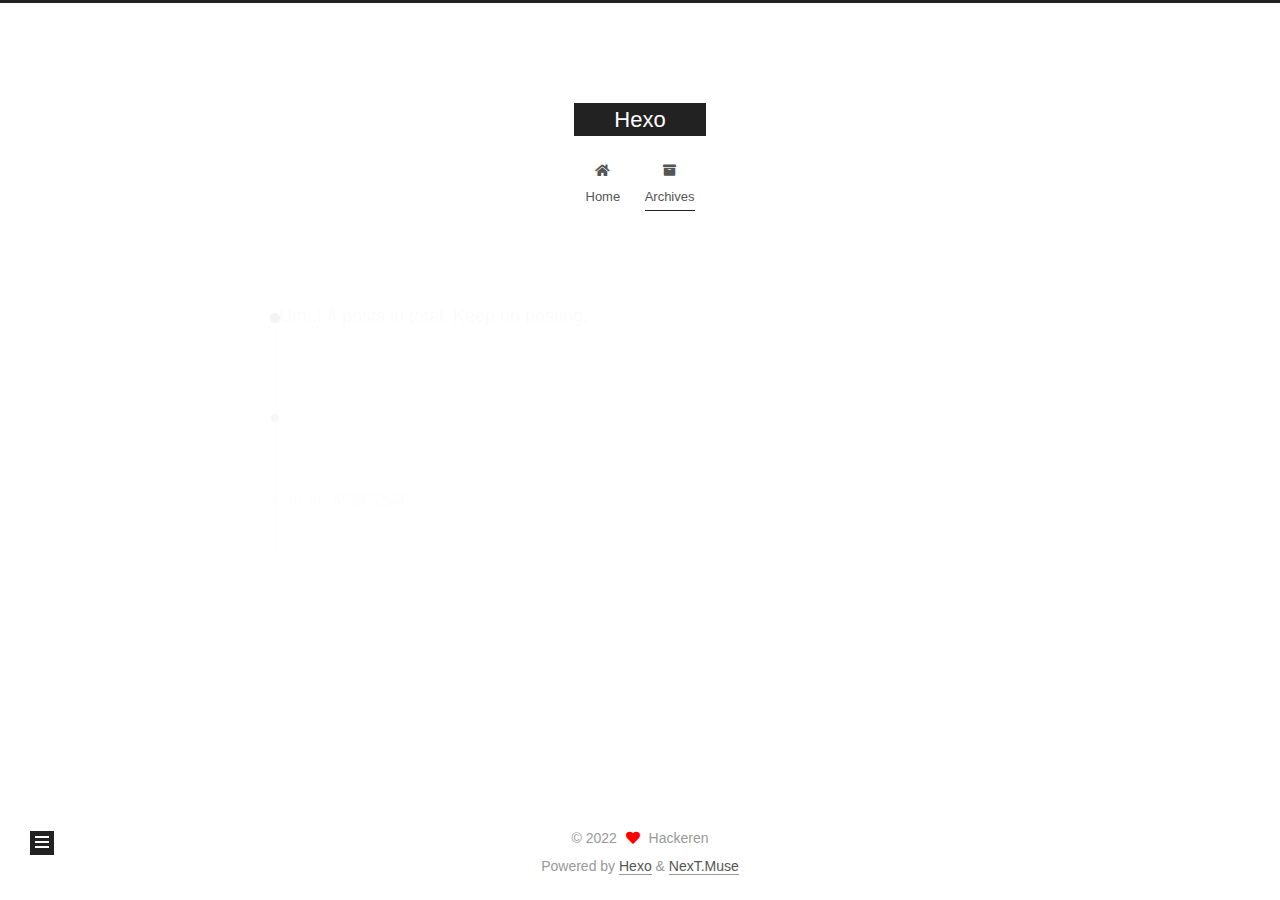
<file: archives/2021/07/index.html>
<!DOCTYPE html>
<html lang="en">
<head>
  <meta charset="UTF-8">
<meta name="viewport" content="width=device-width, initial-scale=1, maximum-scale=2">
<meta name="theme-color" content="#222">
<meta name="generator" content="Hexo 5.4.0">
  <link rel="apple-touch-icon" sizes="180x180" href="/images/apple-touch-icon-next.png">
  <link rel="icon" type="image/png" sizes="32x32" href="/images/favicon-32x32-next.png">
  <link rel="icon" type="image/png" sizes="16x16" href="/images/favicon-16x16-next.png">
  <link rel="mask-icon" href="/images/logo.svg" color="#222">

<link rel="stylesheet" href="/css/main.css">


<link rel="stylesheet" href="/lib/font-awesome/css/all.min.css">

<script id="hexo-configurations">
    var NexT = window.NexT || {};
    var CONFIG = {"hostname":"example.com","root":"/","scheme":"Muse","version":"7.8.0","exturl":false,"sidebar":{"position":"left","display":"post","padding":18,"offset":12,"onmobile":false},"copycode":{"enable":false,"show_result":false,"style":null},"back2top":{"enable":true,"sidebar":false,"scrollpercent":false},"bookmark":{"enable":false,"color":"#222","save":"auto"},"fancybox":false,"mediumzoom":false,"lazyload":false,"pangu":false,"comments":{"style":"tabs","active":null,"storage":true,"lazyload":false,"nav":null},"algolia":{"hits":{"per_page":10},"labels":{"input_placeholder":"Search for Posts","hits_empty":"We didn't find any results for the search: ${query}","hits_stats":"${hits} results found in ${time} ms"}},"localsearch":{"enable":false,"trigger":"auto","top_n_per_article":1,"unescape":false,"preload":false},"motion":{"enable":true,"async":false,"transition":{"post_block":"fadeIn","post_header":"slideDownIn","post_body":"slideDownIn","coll_header":"slideLeftIn","sidebar":"slideUpIn"}}};
  </script>

  <meta property="og:type" content="website">
<meta property="og:title" content="Hexo">
<meta property="og:url" content="http://example.com/archives/2021/07/index.html">
<meta property="og:site_name" content="Hexo">
<meta property="og:locale" content="en_US">
<meta property="article:author" content="Hackeren">
<meta name="twitter:card" content="summary">

<link rel="canonical" href="http://example.com/archives/2021/07/">


<script id="page-configurations">
  // https://hexo.io/docs/variables.html
  CONFIG.page = {
    sidebar: "",
    isHome : false,
    isPost : false,
    lang   : 'en'
  };
</script>

  <title>Archive | Hexo</title>
  






  <noscript>
  <style>
  .use-motion .brand,
  .use-motion .menu-item,
  .sidebar-inner,
  .use-motion .post-block,
  .use-motion .pagination,
  .use-motion .comments,
  .use-motion .post-header,
  .use-motion .post-body,
  .use-motion .collection-header { opacity: initial; }

  .use-motion .site-title,
  .use-motion .site-subtitle {
    opacity: initial;
    top: initial;
  }

  .use-motion .logo-line-before i { left: initial; }
  .use-motion .logo-line-after i { right: initial; }
  </style>
</noscript>

</head>

<body itemscope itemtype="http://schema.org/WebPage">
  <div class="container use-motion">
    <div class="headband"></div>

    <header class="header" itemscope itemtype="http://schema.org/WPHeader">
      <div class="header-inner"><div class="site-brand-container">
  <div class="site-nav-toggle">
    <div class="toggle" aria-label="Toggle navigation bar">
      <span class="toggle-line toggle-line-first"></span>
      <span class="toggle-line toggle-line-middle"></span>
      <span class="toggle-line toggle-line-last"></span>
    </div>
  </div>

  <div class="site-meta">

    <a href="/" class="brand" rel="start">
      <span class="logo-line-before"><i></i></span>
      <h1 class="site-title">Hexo</h1>
      <span class="logo-line-after"><i></i></span>
    </a>
  </div>

  <div class="site-nav-right">
    <div class="toggle popup-trigger">
    </div>
  </div>
</div>




<nav class="site-nav">
  <ul id="menu" class="main-menu menu">
        <li class="menu-item menu-item-home">

    <a href="/" rel="section"><i class="fa fa-home fa-fw"></i>Home</a>

  </li>
        <li class="menu-item menu-item-archives">

    <a href="/archives/" rel="section"><i class="fa fa-archive fa-fw"></i>Archives</a>

  </li>
  </ul>
</nav>




</div>
    </header>

    
  <div class="back-to-top">
    <i class="fa fa-arrow-up"></i>
    <span>0%</span>
  </div>


    <main class="main">
      <div class="main-inner">
        <div class="content-wrap">
          

          <div class="content archive">
            

  
  
  
  <div class="post-block">
    <div class="posts-collapse">
      <div class="collection-title">
        <span class="collection-header">Um..! 4 posts in total. Keep on posting.</span>
      </div>

      
    <div class="collection-year">
      <span class="collection-header">2021</span>
    </div>

  <article itemscope itemtype="http://schema.org/Article">
    <header class="post-header">

      <div class="post-meta">
        <time itemprop="dateCreated"
              datetime="2021-07-10T06:51:56+08:00"
              content="2021-07-10">
          07-10
        </time>
      </div>

      <div class="post-title">
          <a class="post-title-link" href="/2021/07/10/%E9%98%B2%E5%BE%A1%E5%BC%8F%E7%BC%96%E7%A8%8B/" itemprop="url">
            <span itemprop="name">防御式编程</span>
          </a>
      </div>

    </header>
  </article>


    </div>
  </div>
  
  
  

  



          </div>
          

<script>
  window.addEventListener('tabs:register', () => {
    let { activeClass } = CONFIG.comments;
    if (CONFIG.comments.storage) {
      activeClass = localStorage.getItem('comments_active') || activeClass;
    }
    if (activeClass) {
      let activeTab = document.querySelector(`a[href="#comment-${activeClass}"]`);
      if (activeTab) {
        activeTab.click();
      }
    }
  });
  if (CONFIG.comments.storage) {
    window.addEventListener('tabs:click', event => {
      if (!event.target.matches('.tabs-comment .tab-content .tab-pane')) return;
      let commentClass = event.target.classList[1];
      localStorage.setItem('comments_active', commentClass);
    });
  }
</script>

        </div>
          
  
  <div class="toggle sidebar-toggle">
    <span class="toggle-line toggle-line-first"></span>
    <span class="toggle-line toggle-line-middle"></span>
    <span class="toggle-line toggle-line-last"></span>
  </div>

  <aside class="sidebar">
    <div class="sidebar-inner">

      <ul class="sidebar-nav motion-element">
        <li class="sidebar-nav-toc">
          Table of Contents
        </li>
        <li class="sidebar-nav-overview">
          Overview
        </li>
      </ul>

      <!--noindex-->
      <div class="post-toc-wrap sidebar-panel">
      </div>
      <!--/noindex-->

      <div class="site-overview-wrap sidebar-panel">
        <div class="site-author motion-element" itemprop="author" itemscope itemtype="http://schema.org/Person">
  <p class="site-author-name" itemprop="name">Hackeren</p>
  <div class="site-description" itemprop="description"></div>
</div>
<div class="site-state-wrap motion-element">
  <nav class="site-state">
      <div class="site-state-item site-state-posts">
          <a href="/archives/">
        
          <span class="site-state-item-count">4</span>
          <span class="site-state-item-name">posts</span>
        </a>
      </div>
      <div class="site-state-item site-state-tags">
        <span class="site-state-item-count">2</span>
        <span class="site-state-item-name">tags</span>
      </div>
  </nav>
</div>



      </div>

    </div>
  </aside>
  <div id="sidebar-dimmer"></div>


      </div>
    </main>

    <footer class="footer">
      <div class="footer-inner">
        

        

<div class="copyright">
  
  &copy; 
  <span itemprop="copyrightYear">2022</span>
  <span class="with-love">
    <i class="fa fa-heart"></i>
  </span>
  <span class="author" itemprop="copyrightHolder">Hackeren</span>
</div>
  <div class="powered-by">Powered by <a href="https://hexo.io/" class="theme-link" rel="noopener" target="_blank">Hexo</a> & <a href="https://muse.theme-next.org/" class="theme-link" rel="noopener" target="_blank">NexT.Muse</a>
  </div>

        








      </div>
    </footer>
  </div>

  
  <script src="/lib/anime.min.js"></script>
  <script src="/lib/velocity/velocity.min.js"></script>
  <script src="/lib/velocity/velocity.ui.min.js"></script>

<script src="/js/utils.js"></script>

<script src="/js/motion.js"></script>


<script src="/js/schemes/muse.js"></script>


<script src="/js/next-boot.js"></script>




  















  

  

</body>
</html>
</file>
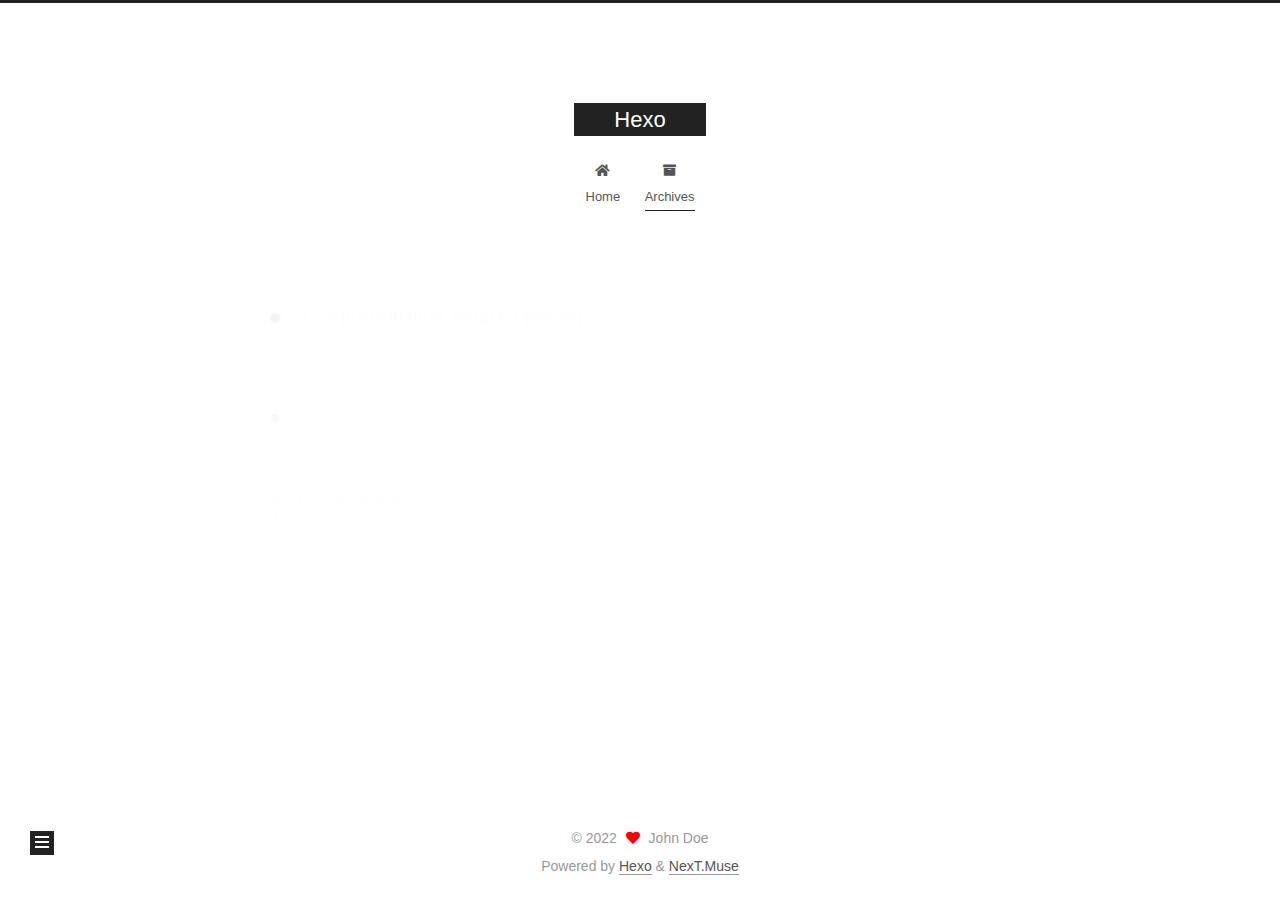
<file: archives/2022/04/index.html>
<!DOCTYPE html>
<html lang="en">
<head>
  <meta charset="UTF-8">
<meta name="viewport" content="width=device-width, initial-scale=1, maximum-scale=2">
<meta name="theme-color" content="#222">
<meta name="generator" content="Hexo 5.4.0">
  <link rel="apple-touch-icon" sizes="180x180" href="/images/apple-touch-icon-next.png">
  <link rel="icon" type="image/png" sizes="32x32" href="/images/favicon-32x32-next.png">
  <link rel="icon" type="image/png" sizes="16x16" href="/images/favicon-16x16-next.png">
  <link rel="mask-icon" href="/images/logo.svg" color="#222">

<link rel="stylesheet" href="/css/main.css">


<link rel="stylesheet" href="/lib/font-awesome/css/all.min.css">

<script id="hexo-configurations">
    var NexT = window.NexT || {};
    var CONFIG = {"hostname":"example.com","root":"/","scheme":"Muse","version":"7.8.0","exturl":false,"sidebar":{"position":"left","display":"post","padding":18,"offset":12,"onmobile":false},"copycode":{"enable":false,"show_result":false,"style":null},"back2top":{"enable":true,"sidebar":false,"scrollpercent":false},"bookmark":{"enable":false,"color":"#222","save":"auto"},"fancybox":false,"mediumzoom":false,"lazyload":false,"pangu":false,"comments":{"style":"tabs","active":null,"storage":true,"lazyload":false,"nav":null},"algolia":{"hits":{"per_page":10},"labels":{"input_placeholder":"Search for Posts","hits_empty":"We didn't find any results for the search: ${query}","hits_stats":"${hits} results found in ${time} ms"}},"localsearch":{"enable":false,"trigger":"auto","top_n_per_article":1,"unescape":false,"preload":false},"motion":{"enable":true,"async":false,"transition":{"post_block":"fadeIn","post_header":"slideDownIn","post_body":"slideDownIn","coll_header":"slideLeftIn","sidebar":"slideUpIn"}}};
  </script>

  <meta property="og:type" content="website">
<meta property="og:title" content="Hexo">
<meta property="og:url" content="http://example.com/archives/2022/04/index.html">
<meta property="og:site_name" content="Hexo">
<meta property="og:locale" content="en_US">
<meta property="article:author" content="John Doe">
<meta name="twitter:card" content="summary">

<link rel="canonical" href="http://example.com/archives/2022/04/">


<script id="page-configurations">
  // https://hexo.io/docs/variables.html
  CONFIG.page = {
    sidebar: "",
    isHome : false,
    isPost : false,
    lang   : 'en'
  };
</script>

  <title>Archive | Hexo</title>
  






  <noscript>
  <style>
  .use-motion .brand,
  .use-motion .menu-item,
  .sidebar-inner,
  .use-motion .post-block,
  .use-motion .pagination,
  .use-motion .comments,
  .use-motion .post-header,
  .use-motion .post-body,
  .use-motion .collection-header { opacity: initial; }

  .use-motion .site-title,
  .use-motion .site-subtitle {
    opacity: initial;
    top: initial;
  }

  .use-motion .logo-line-before i { left: initial; }
  .use-motion .logo-line-after i { right: initial; }
  </style>
</noscript>

</head>

<body itemscope itemtype="http://schema.org/WebPage">
  <div class="container use-motion">
    <div class="headband"></div>

    <header class="header" itemscope itemtype="http://schema.org/WPHeader">
      <div class="header-inner"><div class="site-brand-container">
  <div class="site-nav-toggle">
    <div class="toggle" aria-label="Toggle navigation bar">
      <span class="toggle-line toggle-line-first"></span>
      <span class="toggle-line toggle-line-middle"></span>
      <span class="toggle-line toggle-line-last"></span>
    </div>
  </div>

  <div class="site-meta">

    <a href="/" class="brand" rel="start">
      <span class="logo-line-before"><i></i></span>
      <h1 class="site-title">Hexo</h1>
      <span class="logo-line-after"><i></i></span>
    </a>
  </div>

  <div class="site-nav-right">
    <div class="toggle popup-trigger">
    </div>
  </div>
</div>




<nav class="site-nav">
  <ul id="menu" class="main-menu menu">
        <li class="menu-item menu-item-home">

    <a href="/" rel="section"><i class="fa fa-home fa-fw"></i>Home</a>

  </li>
        <li class="menu-item menu-item-archives">

    <a href="/archives/" rel="section"><i class="fa fa-archive fa-fw"></i>Archives</a>

  </li>
  </ul>
</nav>




</div>
    </header>

    
  <div class="back-to-top">
    <i class="fa fa-arrow-up"></i>
    <span>0%</span>
  </div>


    <main class="main">
      <div class="main-inner">
        <div class="content-wrap">
          

          <div class="content archive">
            

  
  
  
  <div class="post-block">
    <div class="posts-collapse">
      <div class="collection-title">
        <span class="collection-header">Um..! 3 posts in total. Keep on posting.</span>
      </div>

      
    <div class="collection-year">
      <span class="collection-header">2022</span>
    </div>

  <article itemscope itemtype="http://schema.org/Article">
    <header class="post-header">

      <div class="post-meta">
        <time itemprop="dateCreated"
              datetime="2022-04-23T07:04:11+08:00"
              content="2022-04-23">
          04-23
        </time>
      </div>

      <div class="post-title">
          <a class="post-title-link" href="/2022/04/23/KVM%E9%83%A8%E7%BD%B2/" itemprop="url">
            <span itemprop="name">KVM部署</span>
          </a>
      </div>

    </header>
  </article>


    </div>
  </div>
  
  
  

  



          </div>
          

<script>
  window.addEventListener('tabs:register', () => {
    let { activeClass } = CONFIG.comments;
    if (CONFIG.comments.storage) {
      activeClass = localStorage.getItem('comments_active') || activeClass;
    }
    if (activeClass) {
      let activeTab = document.querySelector(`a[href="#comment-${activeClass}"]`);
      if (activeTab) {
        activeTab.click();
      }
    }
  });
  if (CONFIG.comments.storage) {
    window.addEventListener('tabs:click', event => {
      if (!event.target.matches('.tabs-comment .tab-content .tab-pane')) return;
      let commentClass = event.target.classList[1];
      localStorage.setItem('comments_active', commentClass);
    });
  }
</script>

        </div>
          
  
  <div class="toggle sidebar-toggle">
    <span class="toggle-line toggle-line-first"></span>
    <span class="toggle-line toggle-line-middle"></span>
    <span class="toggle-line toggle-line-last"></span>
  </div>

  <aside class="sidebar">
    <div class="sidebar-inner">

      <ul class="sidebar-nav motion-element">
        <li class="sidebar-nav-toc">
          Table of Contents
        </li>
        <li class="sidebar-nav-overview">
          Overview
        </li>
      </ul>

      <!--noindex-->
      <div class="post-toc-wrap sidebar-panel">
      </div>
      <!--/noindex-->

      <div class="site-overview-wrap sidebar-panel">
        <div class="site-author motion-element" itemprop="author" itemscope itemtype="http://schema.org/Person">
  <p class="site-author-name" itemprop="name">John Doe</p>
  <div class="site-description" itemprop="description"></div>
</div>
<div class="site-state-wrap motion-element">
  <nav class="site-state">
      <div class="site-state-item site-state-posts">
          <a href="/archives/">
        
          <span class="site-state-item-count">3</span>
          <span class="site-state-item-name">posts</span>
        </a>
      </div>
      <div class="site-state-item site-state-tags">
        <span class="site-state-item-count">1</span>
        <span class="site-state-item-name">tags</span>
      </div>
  </nav>
</div>



      </div>

    </div>
  </aside>
  <div id="sidebar-dimmer"></div>


      </div>
    </main>

    <footer class="footer">
      <div class="footer-inner">
        

        

<div class="copyright">
  
  &copy; 
  <span itemprop="copyrightYear">2022</span>
  <span class="with-love">
    <i class="fa fa-heart"></i>
  </span>
  <span class="author" itemprop="copyrightHolder">John Doe</span>
</div>
  <div class="powered-by">Powered by <a href="https://hexo.io/" class="theme-link" rel="noopener" target="_blank">Hexo</a> & <a href="https://muse.theme-next.org/" class="theme-link" rel="noopener" target="_blank">NexT.Muse</a>
  </div>

        








      </div>
    </footer>
  </div>

  
  <script src="/lib/anime.min.js"></script>
  <script src="/lib/velocity/velocity.min.js"></script>
  <script src="/lib/velocity/velocity.ui.min.js"></script>

<script src="/js/utils.js"></script>

<script src="/js/motion.js"></script>


<script src="/js/schemes/muse.js"></script>


<script src="/js/next-boot.js"></script>




  















  

  

</body>
</html>
</file>
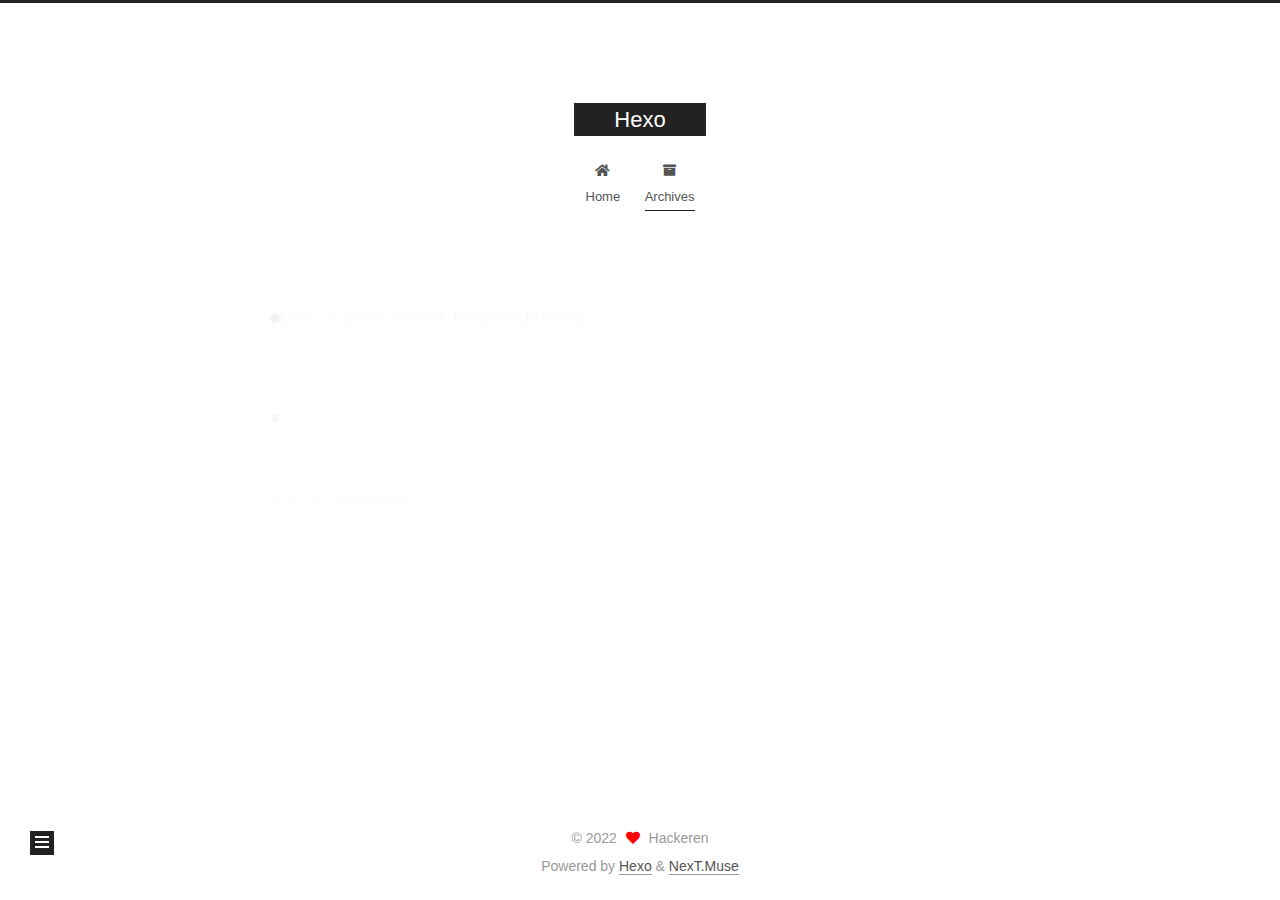
<file: archives/2022/07/index.html>
<!DOCTYPE html>
<html lang="en">
<head>
  <meta charset="UTF-8">
<meta name="viewport" content="width=device-width, initial-scale=1, maximum-scale=2">
<meta name="theme-color" content="#222">
<meta name="generator" content="Hexo 5.4.0">
  <link rel="apple-touch-icon" sizes="180x180" href="/images/apple-touch-icon-next.png">
  <link rel="icon" type="image/png" sizes="32x32" href="/images/favicon-32x32-next.png">
  <link rel="icon" type="image/png" sizes="16x16" href="/images/favicon-16x16-next.png">
  <link rel="mask-icon" href="/images/logo.svg" color="#222">

<link rel="stylesheet" href="/css/main.css">


<link rel="stylesheet" href="/lib/font-awesome/css/all.min.css">

<script id="hexo-configurations">
    var NexT = window.NexT || {};
    var CONFIG = {"hostname":"example.com","root":"/","scheme":"Muse","version":"7.8.0","exturl":false,"sidebar":{"position":"left","display":"post","padding":18,"offset":12,"onmobile":false},"copycode":{"enable":false,"show_result":false,"style":null},"back2top":{"enable":true,"sidebar":false,"scrollpercent":false},"bookmark":{"enable":false,"color":"#222","save":"auto"},"fancybox":false,"mediumzoom":false,"lazyload":false,"pangu":false,"comments":{"style":"tabs","active":null,"storage":true,"lazyload":false,"nav":null},"algolia":{"hits":{"per_page":10},"labels":{"input_placeholder":"Search for Posts","hits_empty":"We didn't find any results for the search: ${query}","hits_stats":"${hits} results found in ${time} ms"}},"localsearch":{"enable":false,"trigger":"auto","top_n_per_article":1,"unescape":false,"preload":false},"motion":{"enable":true,"async":false,"transition":{"post_block":"fadeIn","post_header":"slideDownIn","post_body":"slideDownIn","coll_header":"slideLeftIn","sidebar":"slideUpIn"}}};
  </script>

  <meta property="og:type" content="website">
<meta property="og:title" content="Hexo">
<meta property="og:url" content="http://example.com/archives/2022/07/index.html">
<meta property="og:site_name" content="Hexo">
<meta property="og:locale" content="en_US">
<meta property="article:author" content="Hackeren">
<meta name="twitter:card" content="summary">

<link rel="canonical" href="http://example.com/archives/2022/07/">


<script id="page-configurations">
  // https://hexo.io/docs/variables.html
  CONFIG.page = {
    sidebar: "",
    isHome : false,
    isPost : false,
    lang   : 'en'
  };
</script>

  <title>Archive | Hexo</title>
  






  <noscript>
  <style>
  .use-motion .brand,
  .use-motion .menu-item,
  .sidebar-inner,
  .use-motion .post-block,
  .use-motion .pagination,
  .use-motion .comments,
  .use-motion .post-header,
  .use-motion .post-body,
  .use-motion .collection-header { opacity: initial; }

  .use-motion .site-title,
  .use-motion .site-subtitle {
    opacity: initial;
    top: initial;
  }

  .use-motion .logo-line-before i { left: initial; }
  .use-motion .logo-line-after i { right: initial; }
  </style>
</noscript>

</head>

<body itemscope itemtype="http://schema.org/WebPage">
  <div class="container use-motion">
    <div class="headband"></div>

    <header class="header" itemscope itemtype="http://schema.org/WPHeader">
      <div class="header-inner"><div class="site-brand-container">
  <div class="site-nav-toggle">
    <div class="toggle" aria-label="Toggle navigation bar">
      <span class="toggle-line toggle-line-first"></span>
      <span class="toggle-line toggle-line-middle"></span>
      <span class="toggle-line toggle-line-last"></span>
    </div>
  </div>

  <div class="site-meta">

    <a href="/" class="brand" rel="start">
      <span class="logo-line-before"><i></i></span>
      <h1 class="site-title">Hexo</h1>
      <span class="logo-line-after"><i></i></span>
    </a>
  </div>

  <div class="site-nav-right">
    <div class="toggle popup-trigger">
    </div>
  </div>
</div>




<nav class="site-nav">
  <ul id="menu" class="main-menu menu">
        <li class="menu-item menu-item-home">

    <a href="/" rel="section"><i class="fa fa-home fa-fw"></i>Home</a>

  </li>
        <li class="menu-item menu-item-archives">

    <a href="/archives/" rel="section"><i class="fa fa-archive fa-fw"></i>Archives</a>

  </li>
  </ul>
</nav>




</div>
    </header>

    
  <div class="back-to-top">
    <i class="fa fa-arrow-up"></i>
    <span>0%</span>
  </div>


    <main class="main">
      <div class="main-inner">
        <div class="content-wrap">
          

          <div class="content archive">
            

  
  
  
  <div class="post-block">
    <div class="posts-collapse">
      <div class="collection-title">
        <span class="collection-header">Um..! 4 posts in total. Keep on posting.</span>
      </div>

      
    <div class="collection-year">
      <span class="collection-header">2022</span>
    </div>

  <article itemscope itemtype="http://schema.org/Article">
    <header class="post-header">

      <div class="post-meta">
        <time itemprop="dateCreated"
              datetime="2022-07-01T06:44:43+08:00"
              content="2022-07-01">
          07-01
        </time>
      </div>

      <div class="post-title">
          <a class="post-title-link" href="/2022/07/01/helloworld/" itemprop="url">
            <span itemprop="name">helloworld</span>
          </a>
      </div>

    </header>
  </article>


    </div>
  </div>
  
  
  

  



          </div>
          

<script>
  window.addEventListener('tabs:register', () => {
    let { activeClass } = CONFIG.comments;
    if (CONFIG.comments.storage) {
      activeClass = localStorage.getItem('comments_active') || activeClass;
    }
    if (activeClass) {
      let activeTab = document.querySelector(`a[href="#comment-${activeClass}"]`);
      if (activeTab) {
        activeTab.click();
      }
    }
  });
  if (CONFIG.comments.storage) {
    window.addEventListener('tabs:click', event => {
      if (!event.target.matches('.tabs-comment .tab-content .tab-pane')) return;
      let commentClass = event.target.classList[1];
      localStorage.setItem('comments_active', commentClass);
    });
  }
</script>

        </div>
          
  
  <div class="toggle sidebar-toggle">
    <span class="toggle-line toggle-line-first"></span>
    <span class="toggle-line toggle-line-middle"></span>
    <span class="toggle-line toggle-line-last"></span>
  </div>

  <aside class="sidebar">
    <div class="sidebar-inner">

      <ul class="sidebar-nav motion-element">
        <li class="sidebar-nav-toc">
          Table of Contents
        </li>
        <li class="sidebar-nav-overview">
          Overview
        </li>
      </ul>

      <!--noindex-->
      <div class="post-toc-wrap sidebar-panel">
      </div>
      <!--/noindex-->

      <div class="site-overview-wrap sidebar-panel">
        <div class="site-author motion-element" itemprop="author" itemscope itemtype="http://schema.org/Person">
  <p class="site-author-name" itemprop="name">Hackeren</p>
  <div class="site-description" itemprop="description"></div>
</div>
<div class="site-state-wrap motion-element">
  <nav class="site-state">
      <div class="site-state-item site-state-posts">
          <a href="/archives/">
        
          <span class="site-state-item-count">4</span>
          <span class="site-state-item-name">posts</span>
        </a>
      </div>
      <div class="site-state-item site-state-tags">
        <span class="site-state-item-count">2</span>
        <span class="site-state-item-name">tags</span>
      </div>
  </nav>
</div>



      </div>

    </div>
  </aside>
  <div id="sidebar-dimmer"></div>


      </div>
    </main>

    <footer class="footer">
      <div class="footer-inner">
        

        

<div class="copyright">
  
  &copy; 
  <span itemprop="copyrightYear">2022</span>
  <span class="with-love">
    <i class="fa fa-heart"></i>
  </span>
  <span class="author" itemprop="copyrightHolder">Hackeren</span>
</div>
  <div class="powered-by">Powered by <a href="https://hexo.io/" class="theme-link" rel="noopener" target="_blank">Hexo</a> & <a href="https://muse.theme-next.org/" class="theme-link" rel="noopener" target="_blank">NexT.Muse</a>
  </div>

        








      </div>
    </footer>
  </div>

  
  <script src="/lib/anime.min.js"></script>
  <script src="/lib/velocity/velocity.min.js"></script>
  <script src="/lib/velocity/velocity.ui.min.js"></script>

<script src="/js/utils.js"></script>

<script src="/js/motion.js"></script>


<script src="/js/schemes/muse.js"></script>


<script src="/js/next-boot.js"></script>




  















  

  

</body>
</html>
</file>
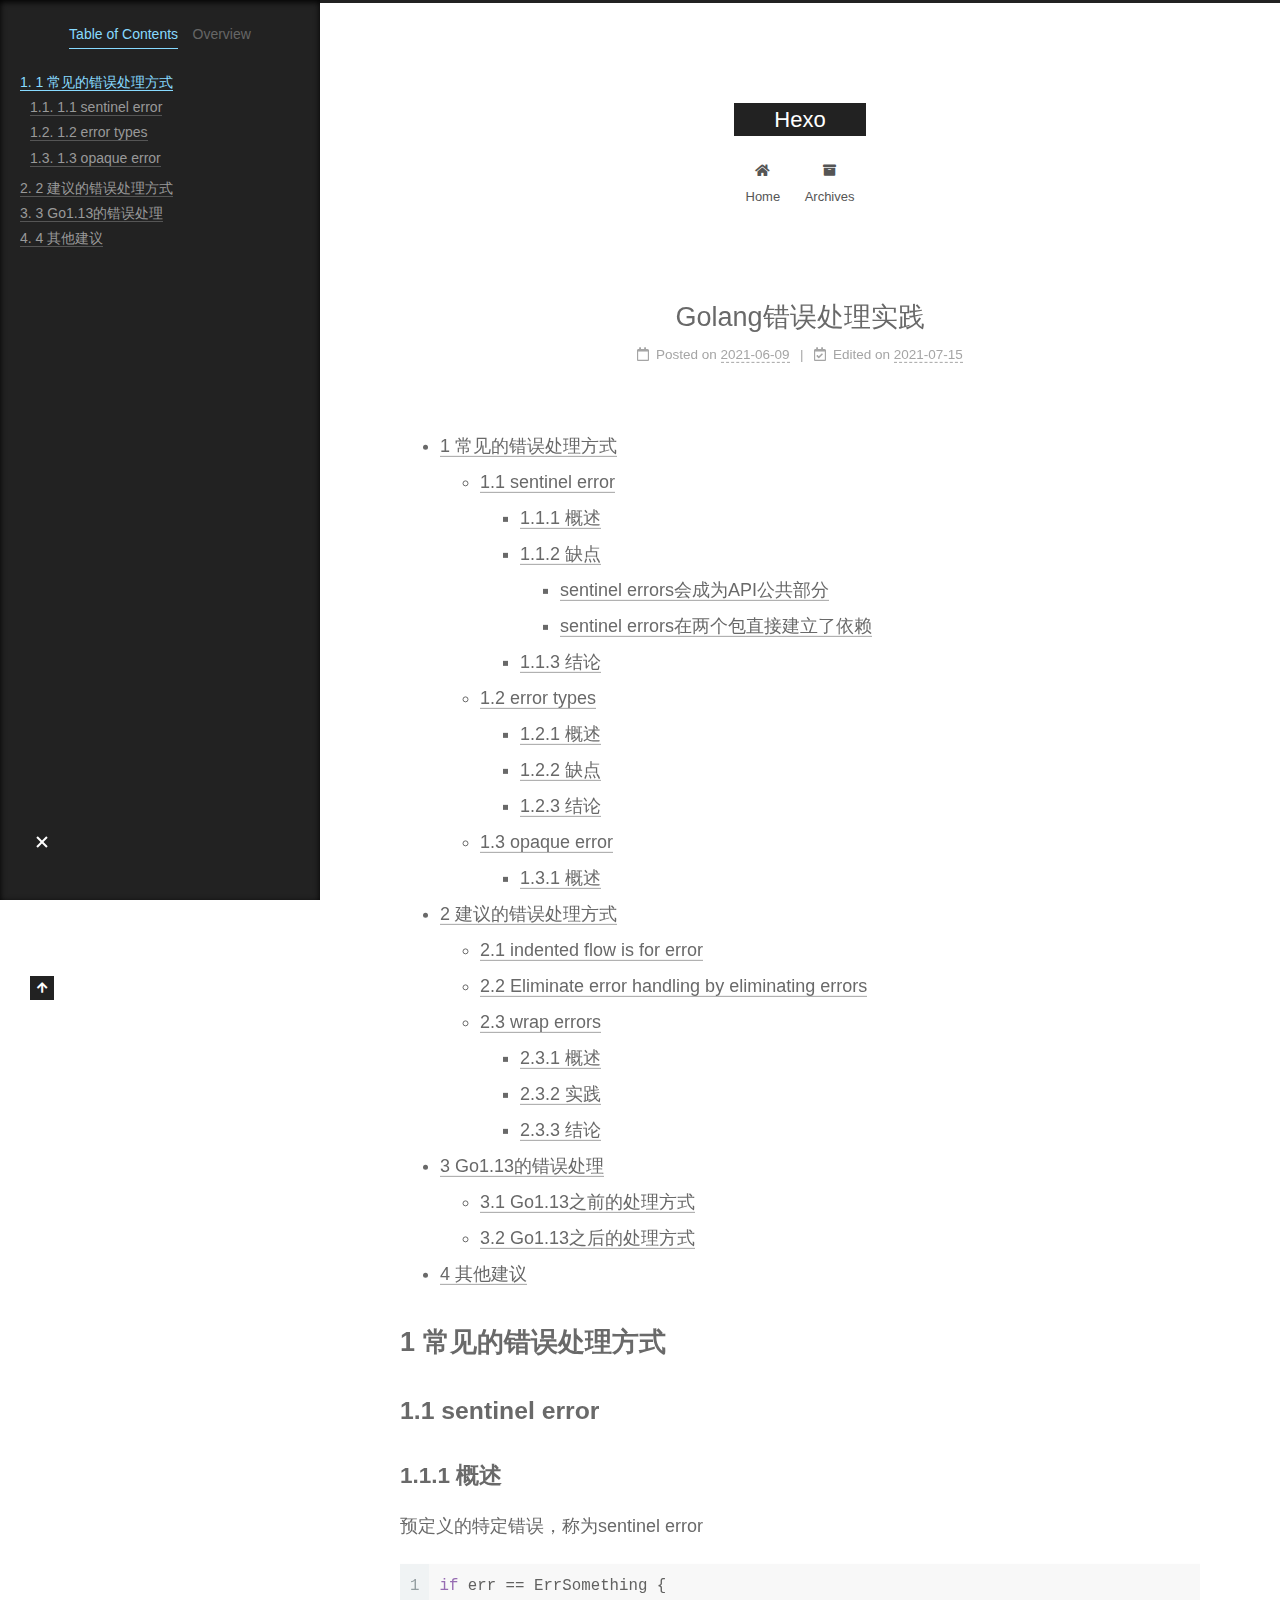
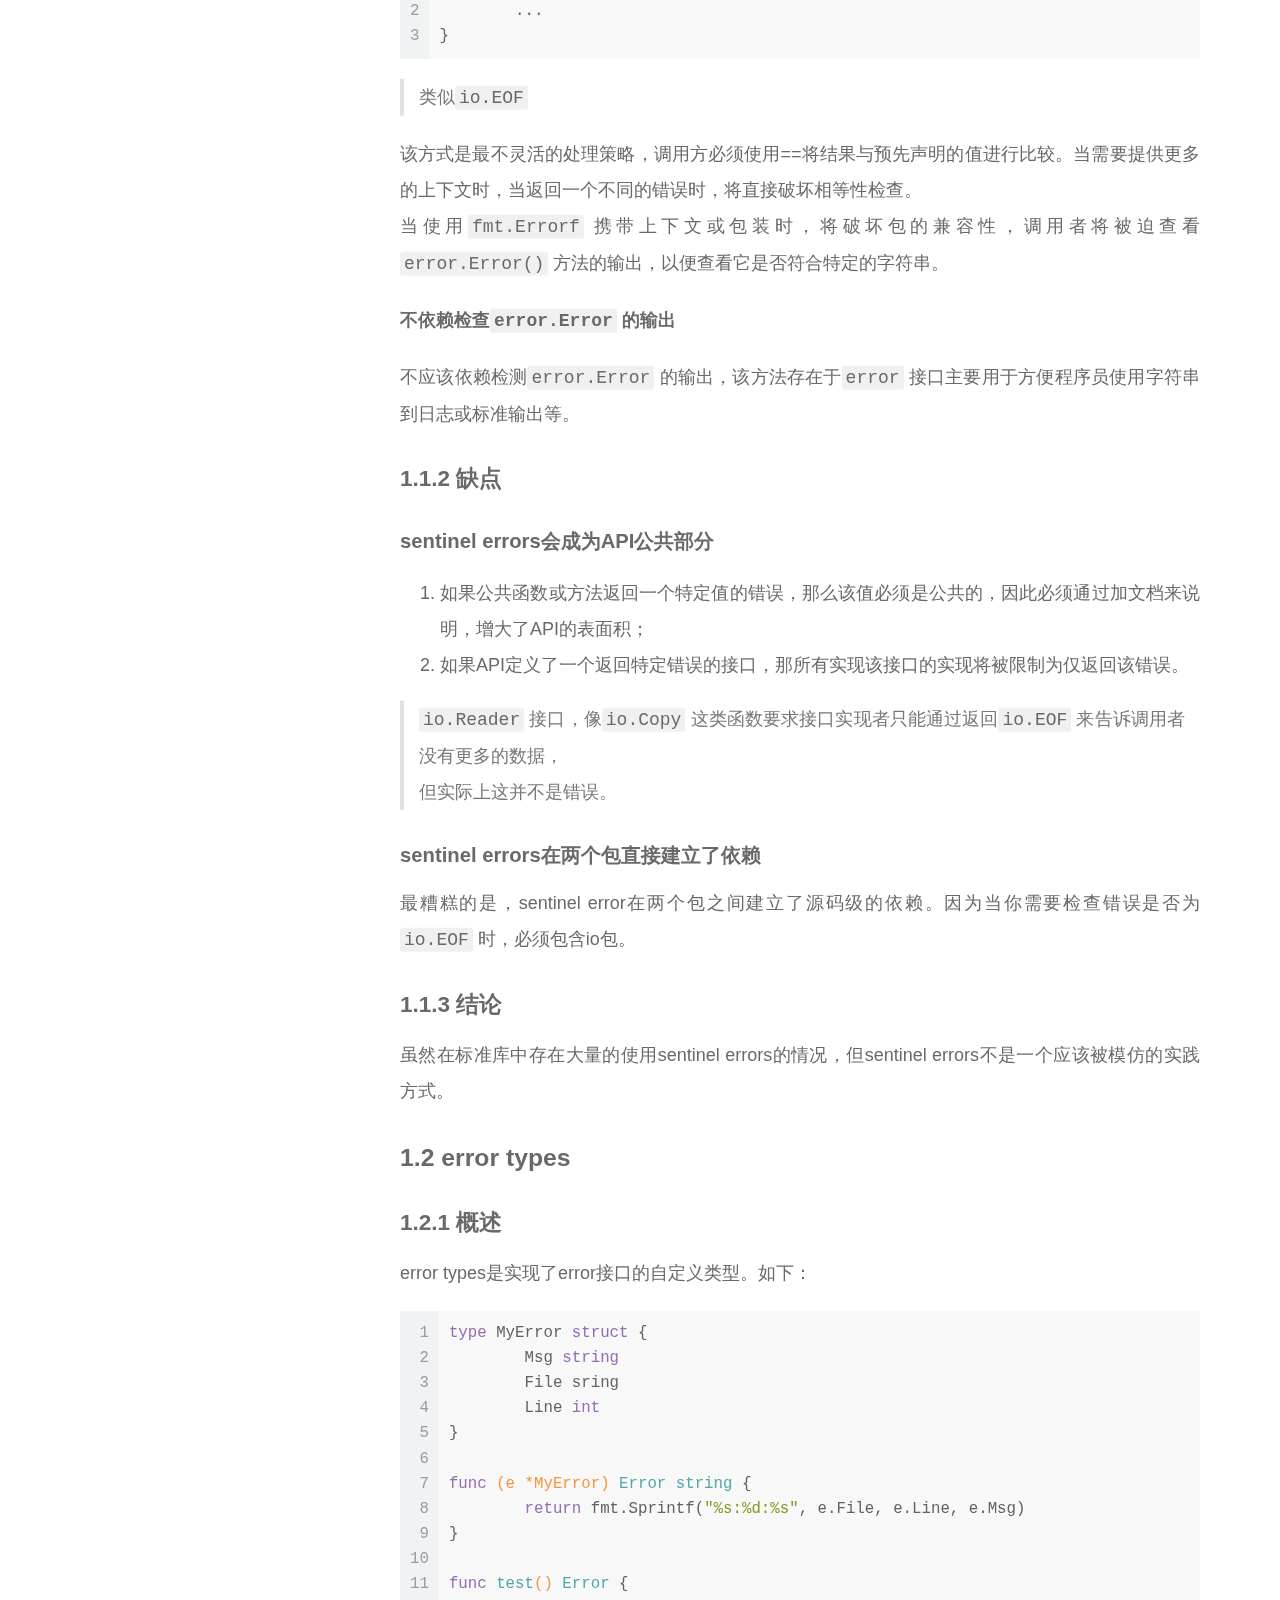
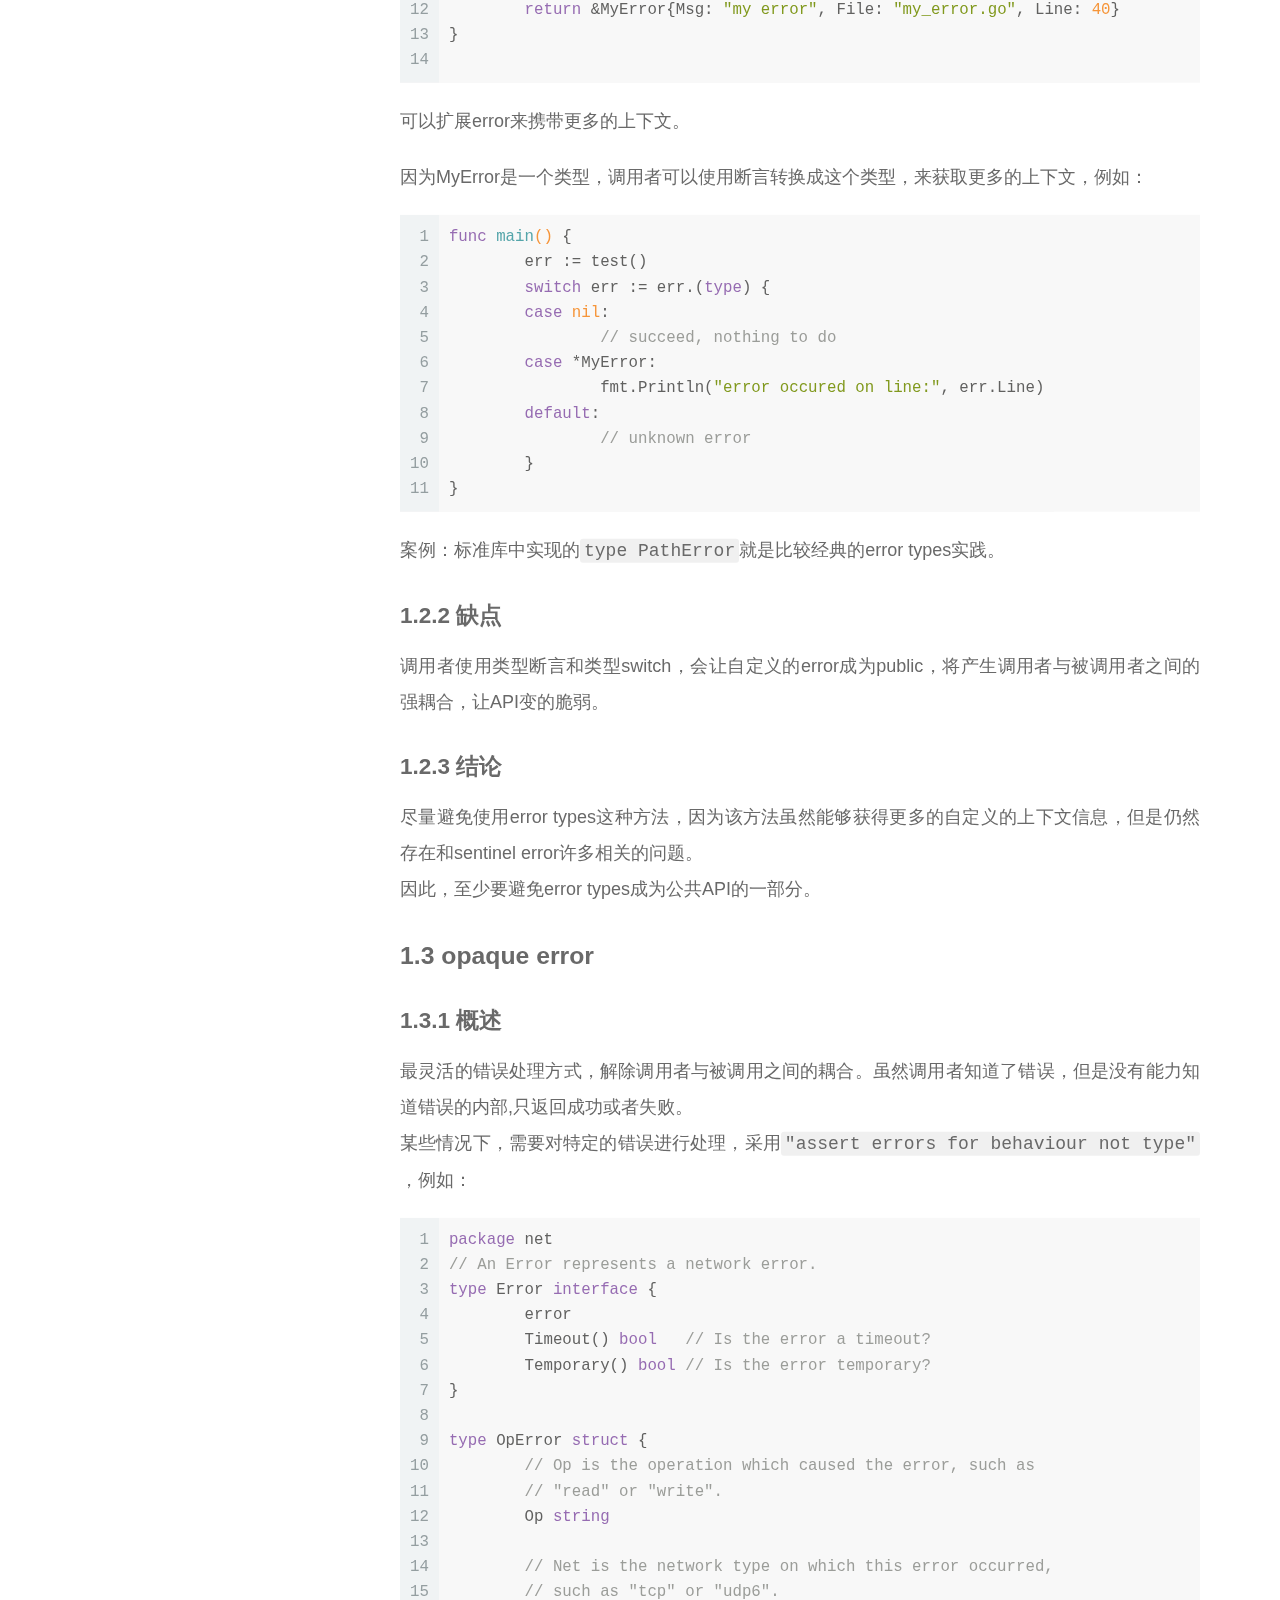
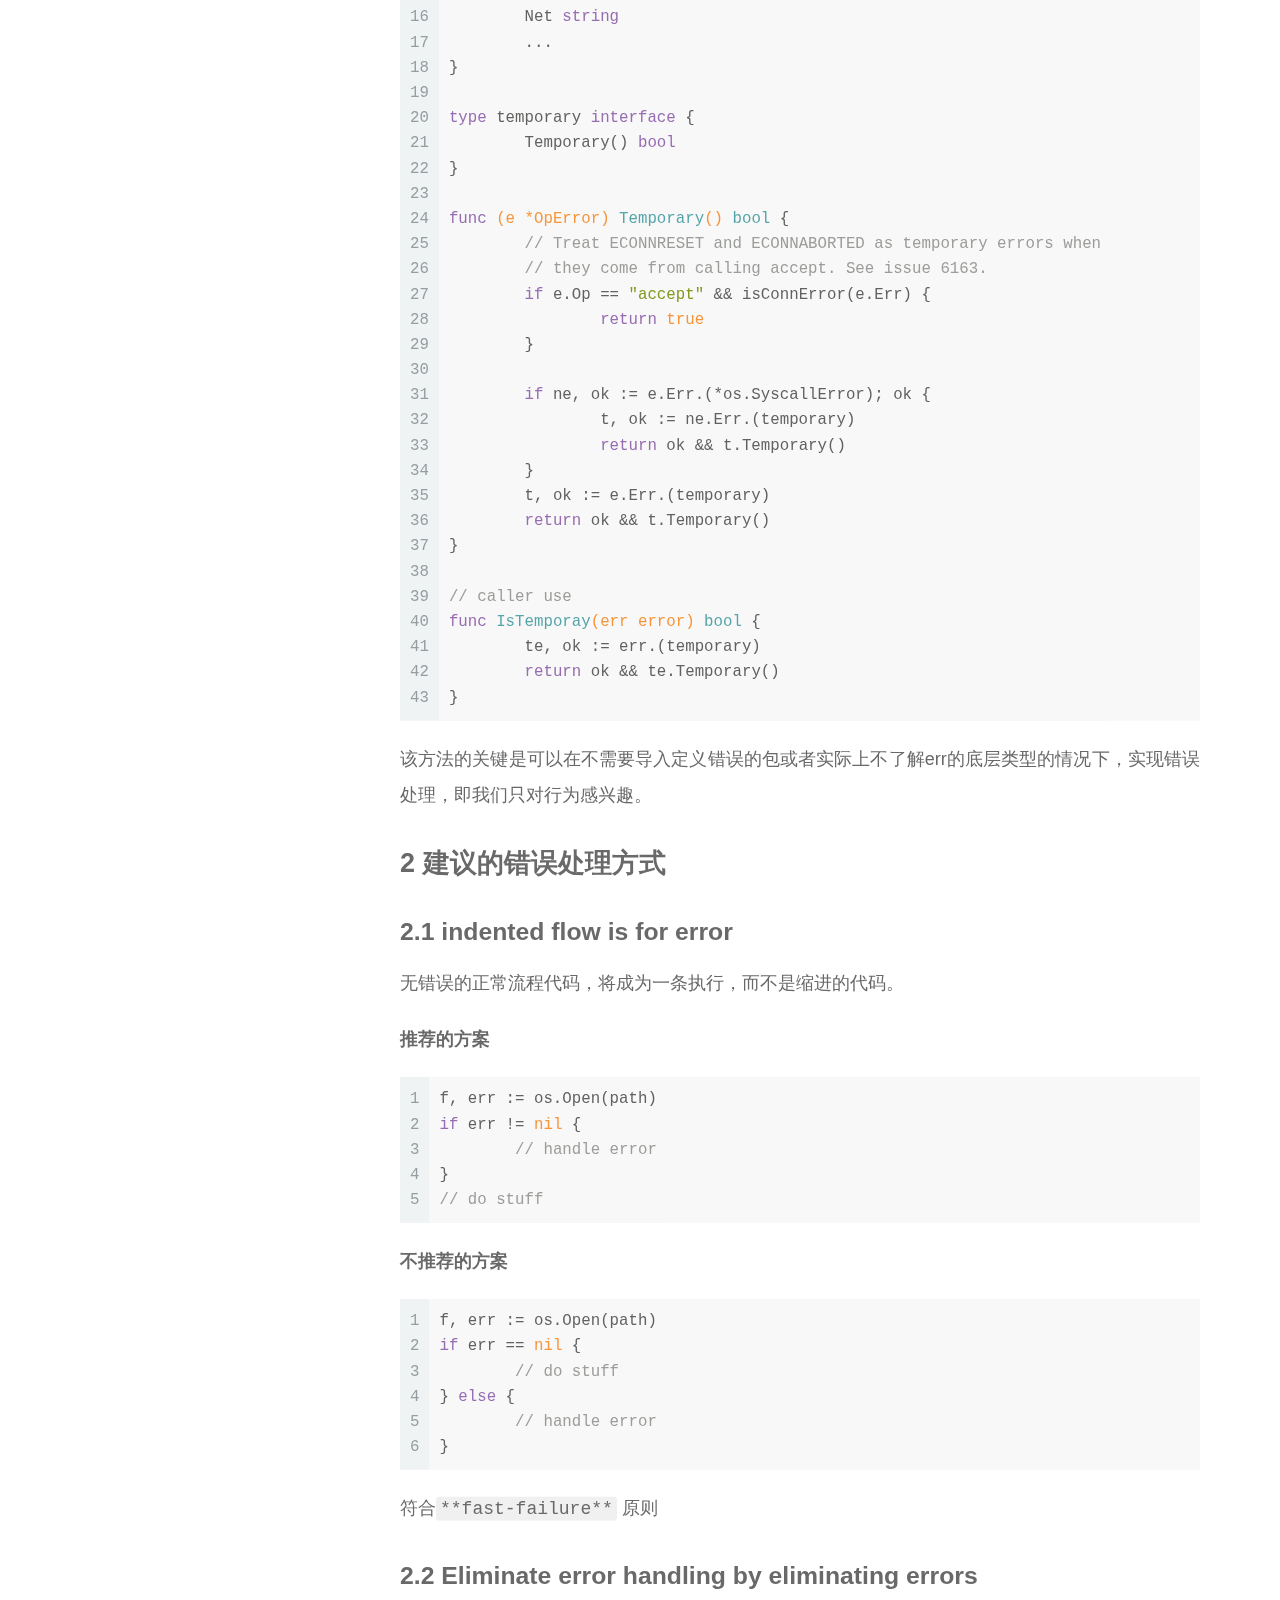
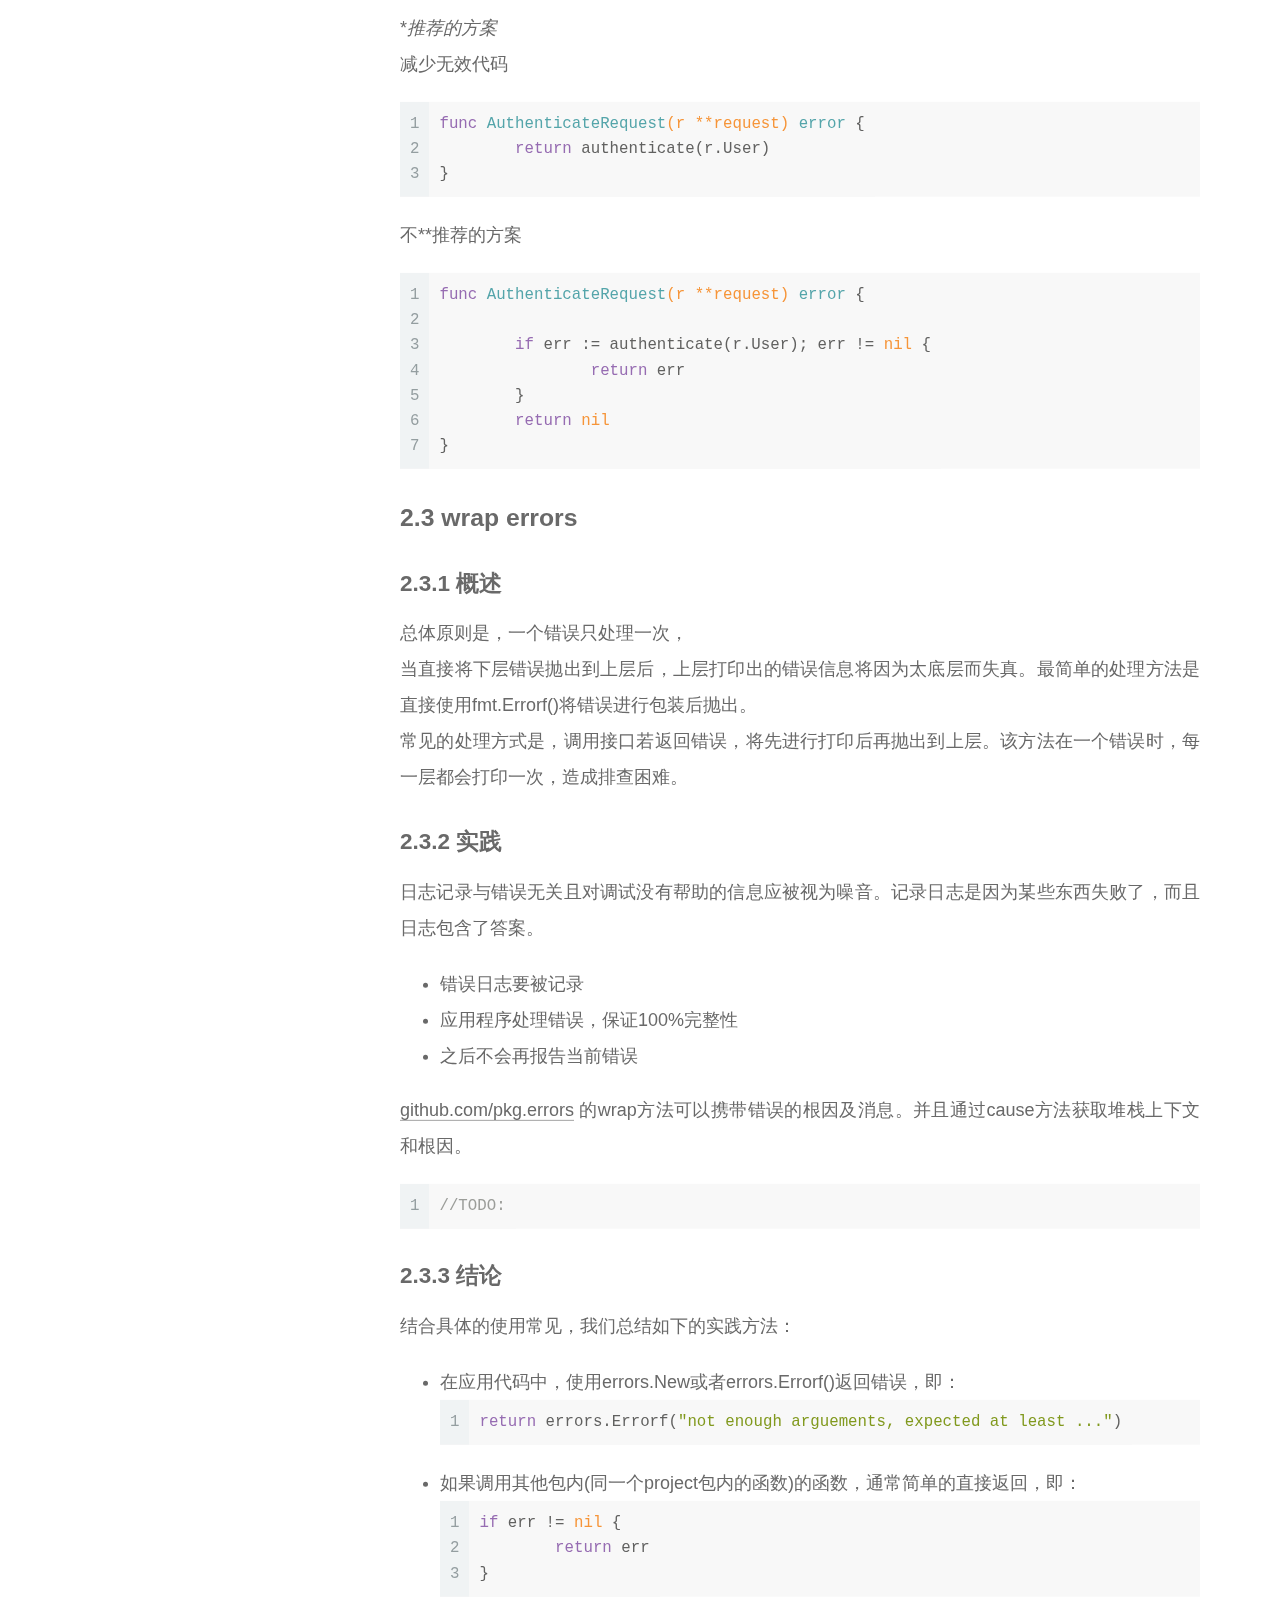
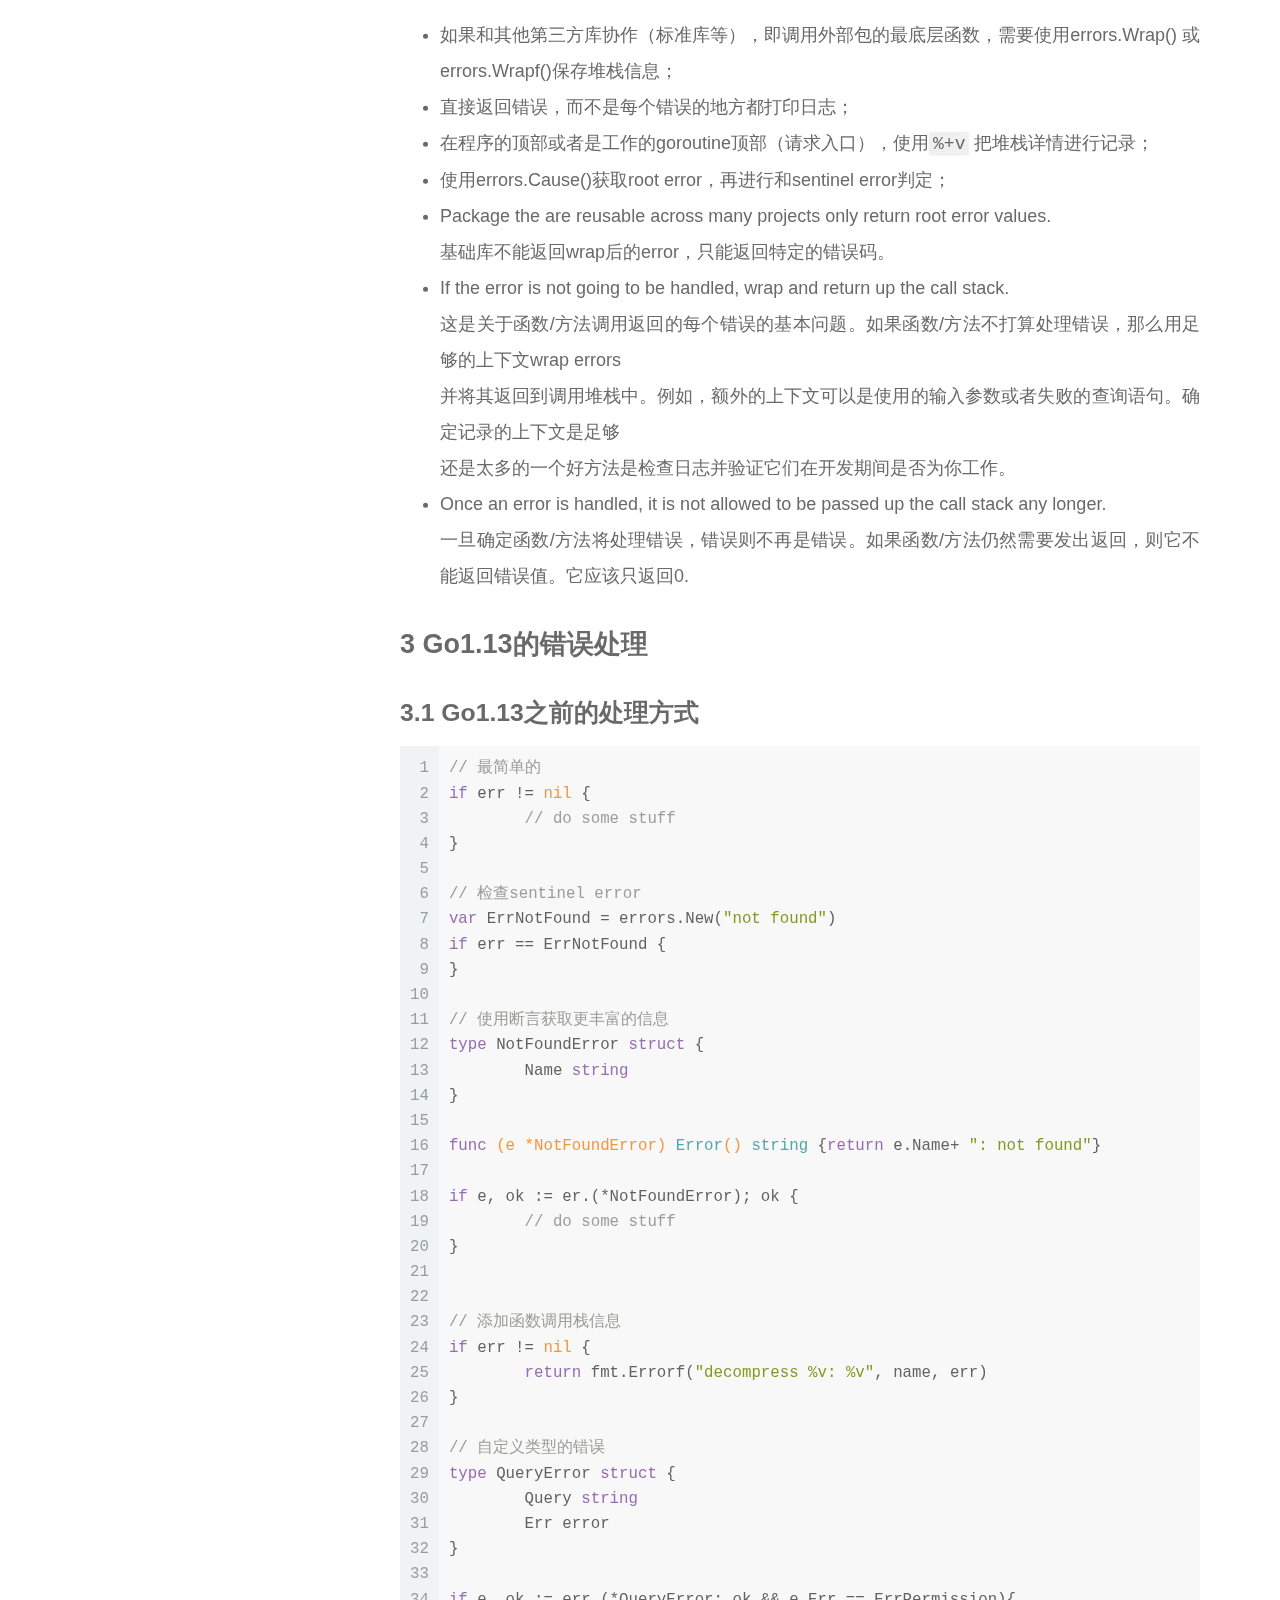
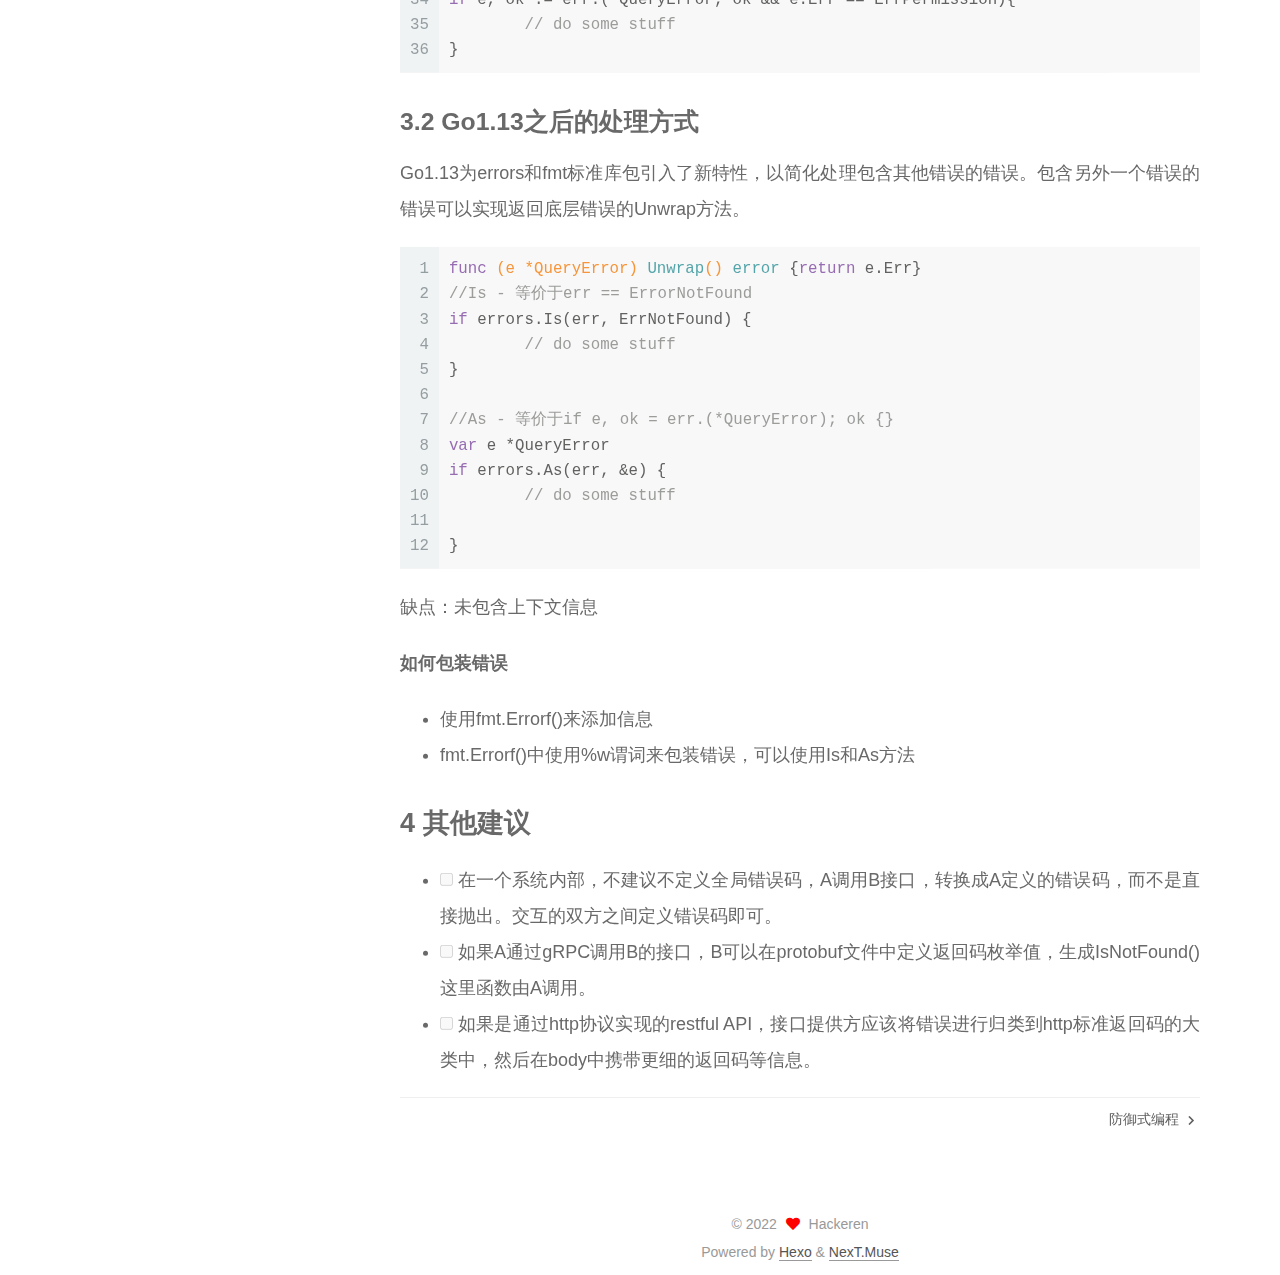
<file: 2021/06/09/Golang错误处理实践/index.html>
<!DOCTYPE html>
<html lang="en">
<head>
  <meta charset="UTF-8">
<meta name="viewport" content="width=device-width, initial-scale=1, maximum-scale=2">
<meta name="theme-color" content="#222">
<meta name="generator" content="Hexo 5.4.0">
  <link rel="apple-touch-icon" sizes="180x180" href="/images/apple-touch-icon-next.png">
  <link rel="icon" type="image/png" sizes="32x32" href="/images/favicon-32x32-next.png">
  <link rel="icon" type="image/png" sizes="16x16" href="/images/favicon-16x16-next.png">
  <link rel="mask-icon" href="/images/logo.svg" color="#222">

<link rel="stylesheet" href="/css/main.css">


<link rel="stylesheet" href="/lib/font-awesome/css/all.min.css">

<script id="hexo-configurations">
    var NexT = window.NexT || {};
    var CONFIG = {"hostname":"example.com","root":"/","scheme":"Muse","version":"7.8.0","exturl":false,"sidebar":{"position":"left","display":"post","padding":18,"offset":12,"onmobile":false},"copycode":{"enable":false,"show_result":false,"style":null},"back2top":{"enable":true,"sidebar":false,"scrollpercent":false},"bookmark":{"enable":false,"color":"#222","save":"auto"},"fancybox":false,"mediumzoom":false,"lazyload":false,"pangu":false,"comments":{"style":"tabs","active":null,"storage":true,"lazyload":false,"nav":null},"algolia":{"hits":{"per_page":10},"labels":{"input_placeholder":"Search for Posts","hits_empty":"We didn't find any results for the search: ${query}","hits_stats":"${hits} results found in ${time} ms"}},"localsearch":{"enable":false,"trigger":"auto","top_n_per_article":1,"unescape":false,"preload":false},"motion":{"enable":true,"async":false,"transition":{"post_block":"fadeIn","post_header":"slideDownIn","post_body":"slideDownIn","coll_header":"slideLeftIn","sidebar":"slideUpIn"}}};
  </script>

  <meta name="description" content="1 常见的错误处理方式 1.1 sentinel error 1.1.1 概述 1.1.2 缺点 sentinel errors会成为API公共部分 sentinel errors在两个包直接建立了依赖   1.1.3 结论   1.2 error types 1.2.1 概述 1.2.2 缺点 1.2.3 结论   1.3 opaque error 1.3.1 概述     2 建议的错误">
<meta property="og:type" content="article">
<meta property="og:title" content="Golang错误处理实践">
<meta property="og:url" content="http://example.com/2021/06/09/Golang%E9%94%99%E8%AF%AF%E5%A4%84%E7%90%86%E5%AE%9E%E8%B7%B5/index.html">
<meta property="og:site_name" content="Hexo">
<meta property="og:description" content="1 常见的错误处理方式 1.1 sentinel error 1.1.1 概述 1.1.2 缺点 sentinel errors会成为API公共部分 sentinel errors在两个包直接建立了依赖   1.1.3 结论   1.2 error types 1.2.1 概述 1.2.2 缺点 1.2.3 结论   1.3 opaque error 1.3.1 概述     2 建议的错误">
<meta property="og:locale" content="en_US">
<meta property="article:published_time" content="2021-06-08T22:51:56.000Z">
<meta property="article:modified_time" content="2021-07-15T02:16:17.787Z">
<meta property="article:author" content="Hackeren">
<meta name="twitter:card" content="summary">

<link rel="canonical" href="http://example.com/2021/06/09/Golang%E9%94%99%E8%AF%AF%E5%A4%84%E7%90%86%E5%AE%9E%E8%B7%B5/">


<script id="page-configurations">
  // https://hexo.io/docs/variables.html
  CONFIG.page = {
    sidebar: "",
    isHome : false,
    isPost : true,
    lang   : 'en'
  };
</script>

  <title>Golang错误处理实践 | Hexo</title>
  






  <noscript>
  <style>
  .use-motion .brand,
  .use-motion .menu-item,
  .sidebar-inner,
  .use-motion .post-block,
  .use-motion .pagination,
  .use-motion .comments,
  .use-motion .post-header,
  .use-motion .post-body,
  .use-motion .collection-header { opacity: initial; }

  .use-motion .site-title,
  .use-motion .site-subtitle {
    opacity: initial;
    top: initial;
  }

  .use-motion .logo-line-before i { left: initial; }
  .use-motion .logo-line-after i { right: initial; }
  </style>
</noscript>

</head>

<body itemscope itemtype="http://schema.org/WebPage">
  <div class="container use-motion">
    <div class="headband"></div>

    <header class="header" itemscope itemtype="http://schema.org/WPHeader">
      <div class="header-inner"><div class="site-brand-container">
  <div class="site-nav-toggle">
    <div class="toggle" aria-label="Toggle navigation bar">
      <span class="toggle-line toggle-line-first"></span>
      <span class="toggle-line toggle-line-middle"></span>
      <span class="toggle-line toggle-line-last"></span>
    </div>
  </div>

  <div class="site-meta">

    <a href="/" class="brand" rel="start">
      <span class="logo-line-before"><i></i></span>
      <h1 class="site-title">Hexo</h1>
      <span class="logo-line-after"><i></i></span>
    </a>
  </div>

  <div class="site-nav-right">
    <div class="toggle popup-trigger">
    </div>
  </div>
</div>




<nav class="site-nav">
  <ul id="menu" class="main-menu menu">
        <li class="menu-item menu-item-home">

    <a href="/" rel="section"><i class="fa fa-home fa-fw"></i>Home</a>

  </li>
        <li class="menu-item menu-item-archives">

    <a href="/archives/" rel="section"><i class="fa fa-archive fa-fw"></i>Archives</a>

  </li>
  </ul>
</nav>




</div>
    </header>

    
  <div class="back-to-top">
    <i class="fa fa-arrow-up"></i>
    <span>0%</span>
  </div>


    <main class="main">
      <div class="main-inner">
        <div class="content-wrap">
          

          <div class="content post posts-expand">
            

    
  
  
  <article itemscope itemtype="http://schema.org/Article" class="post-block" lang="en">
    <link itemprop="mainEntityOfPage" href="http://example.com/2021/06/09/Golang%E9%94%99%E8%AF%AF%E5%A4%84%E7%90%86%E5%AE%9E%E8%B7%B5/">

    <span hidden itemprop="author" itemscope itemtype="http://schema.org/Person">
      <meta itemprop="image" content="/images/avatar.gif">
      <meta itemprop="name" content="Hackeren">
      <meta itemprop="description" content="">
    </span>

    <span hidden itemprop="publisher" itemscope itemtype="http://schema.org/Organization">
      <meta itemprop="name" content="Hexo">
    </span>
      <header class="post-header">
        <h1 class="post-title" itemprop="name headline">
          Golang错误处理实践
        </h1>

        <div class="post-meta">
            <span class="post-meta-item">
              <span class="post-meta-item-icon">
                <i class="far fa-calendar"></i>
              </span>
              <span class="post-meta-item-text">Posted on</span>

              <time title="Created: 2021-06-09 06:51:56" itemprop="dateCreated datePublished" datetime="2021-06-09T06:51:56+08:00">2021-06-09</time>
            </span>
              <span class="post-meta-item">
                <span class="post-meta-item-icon">
                  <i class="far fa-calendar-check"></i>
                </span>
                <span class="post-meta-item-text">Edited on</span>
                <time title="Modified: 2021-07-15 10:16:17" itemprop="dateModified" datetime="2021-07-15T10:16:17+08:00">2021-07-15</time>
              </span>

          

        </div>
      </header>

    
    
    
    <div class="post-body" itemprop="articleBody">

      
        <!-- TOC GFM -->

<ul>
<li><a href="#1-%E5%B8%B8%E8%A7%81%E7%9A%84%E9%94%99%E8%AF%AF%E5%A4%84%E7%90%86%E6%96%B9%E5%BC%8F">1 常见的错误处理方式</a><ul>
<li><a href="#11-sentinel-error">1.1 sentinel error</a><ul>
<li><a href="#111-%E6%A6%82%E8%BF%B0">1.1.1 概述</a></li>
<li><a href="#112-%E7%BC%BA%E7%82%B9">1.1.2 缺点</a><ul>
<li><a href="#sentinel-errors%E4%BC%9A%E6%88%90%E4%B8%BAapi%E5%85%AC%E5%85%B1%E9%83%A8%E5%88%86">sentinel errors会成为API公共部分</a></li>
<li><a href="#sentinel-errors%E5%9C%A8%E4%B8%A4%E4%B8%AA%E5%8C%85%E7%9B%B4%E6%8E%A5%E5%BB%BA%E7%AB%8B%E4%BA%86%E4%BE%9D%E8%B5%96">sentinel errors在两个包直接建立了依赖</a></li>
</ul>
</li>
<li><a href="#113-%E7%BB%93%E8%AE%BA">1.1.3 结论</a></li>
</ul>
</li>
<li><a href="#12-error-types">1.2 error types</a><ul>
<li><a href="#121-%E6%A6%82%E8%BF%B0">1.2.1 概述</a></li>
<li><a href="#122-%E7%BC%BA%E7%82%B9">1.2.2 缺点</a></li>
<li><a href="#123-%E7%BB%93%E8%AE%BA">1.2.3 结论</a></li>
</ul>
</li>
<li><a href="#13-opaque-error">1.3 opaque error</a><ul>
<li><a href="#131-%E6%A6%82%E8%BF%B0">1.3.1 概述</a></li>
</ul>
</li>
</ul>
</li>
<li><a href="#2-%E5%BB%BA%E8%AE%AE%E7%9A%84%E9%94%99%E8%AF%AF%E5%A4%84%E7%90%86%E6%96%B9%E5%BC%8F">2 建议的错误处理方式</a><ul>
<li><a href="#21-indented-flow-is-for-error">2.1 indented flow is for error</a></li>
<li><a href="#22-eliminate-error-handling-by-eliminating-errors">2.2 Eliminate error handling by eliminating errors</a></li>
<li><a href="#23-wrap-errors">2.3 wrap errors</a><ul>
<li><a href="#231-%E6%A6%82%E8%BF%B0">2.3.1 概述</a></li>
<li><a href="#232-%E5%AE%9E%E8%B7%B5">2.3.2 实践</a></li>
<li><a href="#233-%E7%BB%93%E8%AE%BA">2.3.3 结论</a></li>
</ul>
</li>
</ul>
</li>
<li><a href="#3-go113%E7%9A%84%E9%94%99%E8%AF%AF%E5%A4%84%E7%90%86">3 Go1.13的错误处理</a><ul>
<li><a href="#31-go113%E4%B9%8B%E5%89%8D%E7%9A%84%E5%A4%84%E7%90%86%E6%96%B9%E5%BC%8F">3.1 Go1.13之前的处理方式</a></li>
<li><a href="#32-go113%E4%B9%8B%E5%90%8E%E7%9A%84%E5%A4%84%E7%90%86%E6%96%B9%E5%BC%8F">3.2 Go1.13之后的处理方式</a></li>
</ul>
</li>
<li><a href="#4-%E5%85%B6%E4%BB%96%E5%BB%BA%E8%AE%AE">4 其他建议</a></li>
</ul>
<!-- /TOC -->

<h1 id="1-常见的错误处理方式"><a href="#1-常见的错误处理方式" class="headerlink" title="1 常见的错误处理方式"></a>1 常见的错误处理方式</h1><h2 id="1-1-sentinel-error"><a href="#1-1-sentinel-error" class="headerlink" title="1.1 sentinel error"></a>1.1 sentinel error</h2><h3 id="1-1-1-概述"><a href="#1-1-1-概述" class="headerlink" title="1.1.1 概述"></a>1.1.1 概述</h3><p>预定义的特定错误，称为sentinel error</p>
<figure class="highlight go"><table><tr><td class="gutter"><pre><span class="line">1</span><br><span class="line">2</span><br><span class="line">3</span><br></pre></td><td class="code"><pre><span class="line"><span class="keyword">if</span> err == ErrSomething &#123;</span><br><span class="line">	...</span><br><span class="line">&#125;</span><br></pre></td></tr></table></figure>
<blockquote>
<p>类似<code>io.EOF</code></p>
</blockquote>
<p>该方式是最不灵活的处理策略，调用方必须使用==将结果与预先声明的值进行比较。当需要提供更多的上下文时，当返回一个不同的错误时，将直接破坏相等性检查。<br>当使用<code>fmt.Errorf</code> 携带上下文或包装时，将破坏包的兼容性，调用者将被迫查看<code>error.Error()</code> 方法的输出，以便查看它是否符合特定的字符串。</p>
<p><strong>不依赖检查<code>error.Error</code> 的输出</strong></p>
<p>不应该依赖检测<code>error.Error</code> 的输出，该方法存在于<code>error</code> 接口主要用于方便程序员使用字符串到日志或标准输出等。</p>
<h3 id="1-1-2-缺点"><a href="#1-1-2-缺点" class="headerlink" title="1.1.2 缺点"></a>1.1.2 缺点</h3><h4 id="sentinel-errors会成为API公共部分"><a href="#sentinel-errors会成为API公共部分" class="headerlink" title="sentinel errors会成为API公共部分"></a>sentinel errors会成为API公共部分</h4><ol>
<li>如果公共函数或方法返回一个特定值的错误，那么该值必须是公共的，因此必须通过加文档来说明，增大了API的表面积；</li>
<li>如果API定义了一个返回特定错误的接口，那所有实现该接口的实现将被限制为仅返回该错误。</li>
</ol>
<blockquote>
<p><code>io.Reader</code> 接口，像<code>io.Copy</code> 这类函数要求接口实现者只能通过返回<code>io.EOF</code> 来告诉调用者没有更多的数据，<br>但实际上这并不是错误。</p>
</blockquote>
<h4 id="sentinel-errors在两个包直接建立了依赖"><a href="#sentinel-errors在两个包直接建立了依赖" class="headerlink" title="sentinel errors在两个包直接建立了依赖"></a>sentinel errors在两个包直接建立了依赖</h4><p>最糟糕的是，sentinel error在两个包之间建立了源码级的依赖。因为当你需要检查错误是否为<code>io.EOF</code> 时，必须包含io包。</p>
<h3 id="1-1-3-结论"><a href="#1-1-3-结论" class="headerlink" title="1.1.3 结论"></a>1.1.3 结论</h3><p>虽然在标准库中存在大量的使用sentinel errors的情况，但sentinel errors不是一个应该被模仿的实践方式。</p>
<h2 id="1-2-error-types"><a href="#1-2-error-types" class="headerlink" title="1.2 error types"></a>1.2 error types</h2><h3 id="1-2-1-概述"><a href="#1-2-1-概述" class="headerlink" title="1.2.1 概述"></a>1.2.1 概述</h3><p>error types是实现了error接口的自定义类型。如下：</p>
<figure class="highlight go"><table><tr><td class="gutter"><pre><span class="line">1</span><br><span class="line">2</span><br><span class="line">3</span><br><span class="line">4</span><br><span class="line">5</span><br><span class="line">6</span><br><span class="line">7</span><br><span class="line">8</span><br><span class="line">9</span><br><span class="line">10</span><br><span class="line">11</span><br><span class="line">12</span><br><span class="line">13</span><br><span class="line">14</span><br></pre></td><td class="code"><pre><span class="line"><span class="keyword">type</span> MyError <span class="keyword">struct</span> &#123;</span><br><span class="line">	Msg <span class="keyword">string</span></span><br><span class="line">	File sring</span><br><span class="line">	Line <span class="keyword">int</span></span><br><span class="line">&#125;</span><br><span class="line"></span><br><span class="line"><span class="function"><span class="keyword">func</span> <span class="params">(e *MyError)</span> <span class="title">Error</span> <span class="title">string</span></span> &#123;</span><br><span class="line">	<span class="keyword">return</span> fmt.Sprintf(<span class="string">&quot;%s:%d:%s&quot;</span>, e.File, e.Line, e.Msg)</span><br><span class="line">&#125;</span><br><span class="line"></span><br><span class="line"><span class="function"><span class="keyword">func</span> <span class="title">test</span><span class="params">()</span> <span class="title">Error</span></span> &#123;</span><br><span class="line">	<span class="keyword">return</span> &amp;MyError&#123;Msg: <span class="string">&quot;my error&quot;</span>, File: <span class="string">&quot;my_error.go&quot;</span>, Line: <span class="number">40</span>&#125;</span><br><span class="line">&#125;</span><br><span class="line"></span><br></pre></td></tr></table></figure>
<p>可以扩展error来携带更多的上下文。</p>
<p>因为MyError是一个类型，调用者可以使用断言转换成这个类型，来获取更多的上下文，例如：</p>
<figure class="highlight go"><table><tr><td class="gutter"><pre><span class="line">1</span><br><span class="line">2</span><br><span class="line">3</span><br><span class="line">4</span><br><span class="line">5</span><br><span class="line">6</span><br><span class="line">7</span><br><span class="line">8</span><br><span class="line">9</span><br><span class="line">10</span><br><span class="line">11</span><br></pre></td><td class="code"><pre><span class="line"><span class="function"><span class="keyword">func</span> <span class="title">main</span><span class="params">()</span></span> &#123;</span><br><span class="line">	err := test()</span><br><span class="line">	<span class="keyword">switch</span> err := err.(<span class="keyword">type</span>) &#123;</span><br><span class="line">	<span class="keyword">case</span> <span class="literal">nil</span>:</span><br><span class="line">		<span class="comment">// succeed, nothing to do</span></span><br><span class="line">	<span class="keyword">case</span> *MyError:</span><br><span class="line">		fmt.Println(<span class="string">&quot;error occured on line:&quot;</span>, err.Line)</span><br><span class="line">	<span class="keyword">default</span>:</span><br><span class="line">		<span class="comment">// unknown error</span></span><br><span class="line">	&#125;</span><br><span class="line">&#125;</span><br></pre></td></tr></table></figure>

<p>案例：标准库中实现的<code>type PathError</code>就是比较经典的error types实践。</p>
<h3 id="1-2-2-缺点"><a href="#1-2-2-缺点" class="headerlink" title="1.2.2 缺点"></a>1.2.2 缺点</h3><p>调用者使用类型断言和类型switch，会让自定义的error成为public，将产生调用者与被调用者之间的强耦合，让API变的脆弱。</p>
<h3 id="1-2-3-结论"><a href="#1-2-3-结论" class="headerlink" title="1.2.3 结论"></a>1.2.3 结论</h3><p>尽量避免使用error types这种方法，因为该方法虽然能够获得更多的自定义的上下文信息，但是仍然存在和sentinel error许多相关的问题。<br>因此，至少要避免error types成为公共API的一部分。</p>
<h2 id="1-3-opaque-error"><a href="#1-3-opaque-error" class="headerlink" title="1.3 opaque error"></a>1.3 opaque error</h2><h3 id="1-3-1-概述"><a href="#1-3-1-概述" class="headerlink" title="1.3.1 概述"></a>1.3.1 概述</h3><p>最灵活的错误处理方式，解除调用者与被调用之间的耦合。虽然调用者知道了错误，但是没有能力知道错误的内部,只返回成功或者失败。<br>某些情况下，需要对特定的错误进行处理，采用<code>&quot;assert errors for behaviour not type&quot;</code> ，例如：</p>
<figure class="highlight go"><table><tr><td class="gutter"><pre><span class="line">1</span><br><span class="line">2</span><br><span class="line">3</span><br><span class="line">4</span><br><span class="line">5</span><br><span class="line">6</span><br><span class="line">7</span><br><span class="line">8</span><br><span class="line">9</span><br><span class="line">10</span><br><span class="line">11</span><br><span class="line">12</span><br><span class="line">13</span><br><span class="line">14</span><br><span class="line">15</span><br><span class="line">16</span><br><span class="line">17</span><br><span class="line">18</span><br><span class="line">19</span><br><span class="line">20</span><br><span class="line">21</span><br><span class="line">22</span><br><span class="line">23</span><br><span class="line">24</span><br><span class="line">25</span><br><span class="line">26</span><br><span class="line">27</span><br><span class="line">28</span><br><span class="line">29</span><br><span class="line">30</span><br><span class="line">31</span><br><span class="line">32</span><br><span class="line">33</span><br><span class="line">34</span><br><span class="line">35</span><br><span class="line">36</span><br><span class="line">37</span><br><span class="line">38</span><br><span class="line">39</span><br><span class="line">40</span><br><span class="line">41</span><br><span class="line">42</span><br><span class="line">43</span><br></pre></td><td class="code"><pre><span class="line"><span class="keyword">package</span> net</span><br><span class="line"><span class="comment">// An Error represents a network error.</span></span><br><span class="line"><span class="keyword">type</span> Error <span class="keyword">interface</span> &#123;</span><br><span class="line">	error</span><br><span class="line">	Timeout() <span class="keyword">bool</span>   <span class="comment">// Is the error a timeout?</span></span><br><span class="line">	Temporary() <span class="keyword">bool</span> <span class="comment">// Is the error temporary?</span></span><br><span class="line">&#125;</span><br><span class="line"></span><br><span class="line"><span class="keyword">type</span> OpError <span class="keyword">struct</span> &#123;</span><br><span class="line">	<span class="comment">// Op is the operation which caused the error, such as</span></span><br><span class="line">	<span class="comment">// &quot;read&quot; or &quot;write&quot;.</span></span><br><span class="line">	Op <span class="keyword">string</span></span><br><span class="line"></span><br><span class="line">	<span class="comment">// Net is the network type on which this error occurred,</span></span><br><span class="line">	<span class="comment">// such as &quot;tcp&quot; or &quot;udp6&quot;.</span></span><br><span class="line">	Net <span class="keyword">string</span></span><br><span class="line">	...</span><br><span class="line">&#125;</span><br><span class="line"></span><br><span class="line"><span class="keyword">type</span> temporary <span class="keyword">interface</span> &#123;</span><br><span class="line">	Temporary() <span class="keyword">bool</span></span><br><span class="line">&#125;</span><br><span class="line"></span><br><span class="line"><span class="function"><span class="keyword">func</span> <span class="params">(e *OpError)</span> <span class="title">Temporary</span><span class="params">()</span> <span class="title">bool</span></span> &#123;</span><br><span class="line">	<span class="comment">// Treat ECONNRESET and ECONNABORTED as temporary errors when</span></span><br><span class="line">	<span class="comment">// they come from calling accept. See issue 6163.</span></span><br><span class="line">	<span class="keyword">if</span> e.Op == <span class="string">&quot;accept&quot;</span> &amp;&amp; isConnError(e.Err) &#123;</span><br><span class="line">		<span class="keyword">return</span> <span class="literal">true</span></span><br><span class="line">	&#125;</span><br><span class="line"></span><br><span class="line">	<span class="keyword">if</span> ne, ok := e.Err.(*os.SyscallError); ok &#123;</span><br><span class="line">		t, ok := ne.Err.(temporary)</span><br><span class="line">		<span class="keyword">return</span> ok &amp;&amp; t.Temporary()</span><br><span class="line">	&#125;</span><br><span class="line">	t, ok := e.Err.(temporary)</span><br><span class="line">	<span class="keyword">return</span> ok &amp;&amp; t.Temporary()</span><br><span class="line">&#125;</span><br><span class="line"></span><br><span class="line"><span class="comment">// caller use</span></span><br><span class="line"><span class="function"><span class="keyword">func</span> <span class="title">IsTemporay</span><span class="params">(err error)</span> <span class="title">bool</span></span> &#123;</span><br><span class="line">	te, ok := err.(temporary)</span><br><span class="line">	<span class="keyword">return</span> ok &amp;&amp; te.Temporary()</span><br><span class="line">&#125;</span><br></pre></td></tr></table></figure>
<p>该方法的关键是可以在不需要导入定义错误的包或者实际上不了解err的底层类型的情况下，实现错误处理，即我们只对行为感兴趣。</p>
<h1 id="2-建议的错误处理方式"><a href="#2-建议的错误处理方式" class="headerlink" title="2 建议的错误处理方式"></a>2 建议的错误处理方式</h1><h2 id="2-1-indented-flow-is-for-error"><a href="#2-1-indented-flow-is-for-error" class="headerlink" title="2.1 indented flow is for error"></a>2.1 indented flow is for error</h2><p>无错误的正常流程代码，将成为一条执行，而不是缩进的代码。</p>
<p><strong>推荐的方案</strong> </p>
<figure class="highlight go"><table><tr><td class="gutter"><pre><span class="line">1</span><br><span class="line">2</span><br><span class="line">3</span><br><span class="line">4</span><br><span class="line">5</span><br></pre></td><td class="code"><pre><span class="line">f, err := os.Open(path)</span><br><span class="line"><span class="keyword">if</span> err != <span class="literal">nil</span> &#123;</span><br><span class="line">	<span class="comment">// handle error</span></span><br><span class="line">&#125;</span><br><span class="line"><span class="comment">// do stuff</span></span><br></pre></td></tr></table></figure>
<p><strong>不推荐的方案</strong></p>
<figure class="highlight go"><table><tr><td class="gutter"><pre><span class="line">1</span><br><span class="line">2</span><br><span class="line">3</span><br><span class="line">4</span><br><span class="line">5</span><br><span class="line">6</span><br></pre></td><td class="code"><pre><span class="line">f, err := os.Open(path)</span><br><span class="line"><span class="keyword">if</span> err == <span class="literal">nil</span> &#123;</span><br><span class="line">	<span class="comment">// do stuff</span></span><br><span class="line">&#125; <span class="keyword">else</span> &#123;</span><br><span class="line">	<span class="comment">// handle error</span></span><br><span class="line">&#125;</span><br></pre></td></tr></table></figure>
<p>符合<code>**fast-failure**</code> 原则</p>
<h2 id="2-2-Eliminate-error-handling-by-eliminating-errors"><a href="#2-2-Eliminate-error-handling-by-eliminating-errors" class="headerlink" title="2.2 Eliminate error handling by eliminating errors"></a>2.2 Eliminate error handling by eliminating errors</h2><p>*<em>推荐的方案</em><br>减少无效代码</p>
<figure class="highlight go"><table><tr><td class="gutter"><pre><span class="line">1</span><br><span class="line">2</span><br><span class="line">3</span><br></pre></td><td class="code"><pre><span class="line"><span class="function"><span class="keyword">func</span> <span class="title">AuthenticateRequest</span><span class="params">(r **request)</span> <span class="title">error</span></span> &#123;</span><br><span class="line">	<span class="keyword">return</span> authenticate(r.User)</span><br><span class="line">&#125;</span><br></pre></td></tr></table></figure>

<p>不**推荐的方案</p>
<figure class="highlight go"><table><tr><td class="gutter"><pre><span class="line">1</span><br><span class="line">2</span><br><span class="line">3</span><br><span class="line">4</span><br><span class="line">5</span><br><span class="line">6</span><br><span class="line">7</span><br></pre></td><td class="code"><pre><span class="line"><span class="function"><span class="keyword">func</span> <span class="title">AuthenticateRequest</span><span class="params">(r **request)</span> <span class="title">error</span></span> &#123;</span><br><span class="line"></span><br><span class="line">	<span class="keyword">if</span> err := authenticate(r.User); err != <span class="literal">nil</span> &#123;</span><br><span class="line">		<span class="keyword">return</span> err</span><br><span class="line">	&#125;</span><br><span class="line">	<span class="keyword">return</span> <span class="literal">nil</span></span><br><span class="line">&#125;</span><br></pre></td></tr></table></figure>

<h2 id="2-3-wrap-errors"><a href="#2-3-wrap-errors" class="headerlink" title="2.3 wrap errors"></a>2.3 wrap errors</h2><h3 id="2-3-1-概述"><a href="#2-3-1-概述" class="headerlink" title="2.3.1 概述"></a>2.3.1 概述</h3><p>总体原则是，一个错误只处理一次，<br>当直接将下层错误抛出到上层后，上层打印出的错误信息将因为太底层而失真。最简单的处理方法是直接使用fmt.Errorf()将错误进行包装后抛出。<br>常见的处理方式是，调用接口若返回错误，将先进行打印后再抛出到上层。该方法在一个错误时，每一层都会打印一次，造成排查困难。</p>
<h3 id="2-3-2-实践"><a href="#2-3-2-实践" class="headerlink" title="2.3.2 实践"></a>2.3.2 实践</h3><p>日志记录与错误无关且对调试没有帮助的信息应被视为噪音。记录日志是因为某些东西失败了，而且日志包含了答案。</p>
<ul>
<li>错误日志要被记录</li>
<li>应用程序处理错误，保证100%完整性</li>
<li>之后不会再报告当前错误</li>
</ul>
<p><a target="_blank" rel="noopener" href="https://github.com/pkg/errors">github.com/pkg.errors</a> 的wrap方法可以携带错误的根因及消息。并且通过cause方法获取堆栈上下文和根因。</p>
<figure class="highlight go"><table><tr><td class="gutter"><pre><span class="line">1</span><br></pre></td><td class="code"><pre><span class="line"><span class="comment">//<span class="doctag">TODO:</span></span></span><br></pre></td></tr></table></figure>

<h3 id="2-3-3-结论"><a href="#2-3-3-结论" class="headerlink" title="2.3.3 结论"></a>2.3.3 结论</h3><p>结合具体的使用常见，我们总结如下的实践方法：</p>
<ul>
<li>在应用代码中，使用errors.New或者errors.Errorf()返回错误，即：<figure class="highlight go"><table><tr><td class="gutter"><pre><span class="line">1</span><br></pre></td><td class="code"><pre><span class="line"><span class="keyword">return</span> errors.Errorf(<span class="string">&quot;not enough arguements, expected at least ...&quot;</span>)</span><br></pre></td></tr></table></figure></li>
<li>如果调用其他包内(同一个project包内的函数)的函数，通常简单的直接返回，即：<figure class="highlight go"><table><tr><td class="gutter"><pre><span class="line">1</span><br><span class="line">2</span><br><span class="line">3</span><br></pre></td><td class="code"><pre><span class="line"><span class="keyword">if</span> err != <span class="literal">nil</span> &#123;</span><br><span class="line">	<span class="keyword">return</span> err</span><br><span class="line">&#125;</span><br></pre></td></tr></table></figure></li>
<li>如果和其他第三方库协作（标准库等），即调用外部包的最底层函数，需要使用errors.Wrap() 或errors.Wrapf()保存堆栈信息；</li>
<li>直接返回错误，而不是每个错误的地方都打印日志；</li>
<li>在程序的顶部或者是工作的goroutine顶部（请求入口），使用<code>%+v</code> 把堆栈详情进行记录；</li>
<li>使用errors.Cause()获取root error，再进行和sentinel error判定；</li>
<li>Package the are reusable across many projects only return root error values.<br>基础库不能返回wrap后的error，只能返回特定的错误码。</li>
<li>If the error is not going to be handled, wrap and return up the call stack.<br>这是关于函数/方法调用返回的每个错误的基本问题。如果函数/方法不打算处理错误，那么用足够的上下文wrap errors<br>并将其返回到调用堆栈中。例如，额外的上下文可以是使用的输入参数或者失败的查询语句。确定记录的上下文是足够<br>还是太多的一个好方法是检查日志并验证它们在开发期间是否为你工作。</li>
<li>Once an error is handled, it is not allowed to be passed up the call stack any longer.<br>一旦确定函数/方法将处理错误，错误则不再是错误。如果函数/方法仍然需要发出返回，则它不能返回错误值。它应该只返回0.</li>
</ul>
<h1 id="3-Go1-13的错误处理"><a href="#3-Go1-13的错误处理" class="headerlink" title="3 Go1.13的错误处理"></a>3 Go1.13的错误处理</h1><h2 id="3-1-Go1-13之前的处理方式"><a href="#3-1-Go1-13之前的处理方式" class="headerlink" title="3.1 Go1.13之前的处理方式"></a>3.1 Go1.13之前的处理方式</h2><figure class="highlight go"><table><tr><td class="gutter"><pre><span class="line">1</span><br><span class="line">2</span><br><span class="line">3</span><br><span class="line">4</span><br><span class="line">5</span><br><span class="line">6</span><br><span class="line">7</span><br><span class="line">8</span><br><span class="line">9</span><br><span class="line">10</span><br><span class="line">11</span><br><span class="line">12</span><br><span class="line">13</span><br><span class="line">14</span><br><span class="line">15</span><br><span class="line">16</span><br><span class="line">17</span><br><span class="line">18</span><br><span class="line">19</span><br><span class="line">20</span><br><span class="line">21</span><br><span class="line">22</span><br><span class="line">23</span><br><span class="line">24</span><br><span class="line">25</span><br><span class="line">26</span><br><span class="line">27</span><br><span class="line">28</span><br><span class="line">29</span><br><span class="line">30</span><br><span class="line">31</span><br><span class="line">32</span><br><span class="line">33</span><br><span class="line">34</span><br><span class="line">35</span><br><span class="line">36</span><br></pre></td><td class="code"><pre><span class="line"><span class="comment">// 最简单的</span></span><br><span class="line"><span class="keyword">if</span> err != <span class="literal">nil</span> &#123;</span><br><span class="line">	<span class="comment">// do some stuff</span></span><br><span class="line">&#125;</span><br><span class="line"></span><br><span class="line"><span class="comment">// 检查sentinel error</span></span><br><span class="line"><span class="keyword">var</span> ErrNotFound = errors.New(<span class="string">&quot;not found&quot;</span>)</span><br><span class="line"><span class="keyword">if</span> err == ErrNotFound &#123;</span><br><span class="line">&#125;</span><br><span class="line"></span><br><span class="line"><span class="comment">// 使用断言获取更丰富的信息</span></span><br><span class="line"><span class="keyword">type</span> NotFoundError <span class="keyword">struct</span> &#123;</span><br><span class="line">	Name <span class="keyword">string</span></span><br><span class="line">&#125;</span><br><span class="line"></span><br><span class="line"><span class="function"><span class="keyword">func</span> <span class="params">(e *NotFoundError)</span> <span class="title">Error</span><span class="params">()</span> <span class="title">string</span></span> &#123;<span class="keyword">return</span> e.Name+ <span class="string">&quot;: not found&quot;</span>&#125;</span><br><span class="line"></span><br><span class="line"><span class="keyword">if</span> e, ok := er.(*NotFoundError); ok &#123;</span><br><span class="line">	<span class="comment">// do some stuff</span></span><br><span class="line">&#125;</span><br><span class="line"></span><br><span class="line"></span><br><span class="line"><span class="comment">// 添加函数调用栈信息</span></span><br><span class="line"><span class="keyword">if</span> err != <span class="literal">nil</span> &#123;</span><br><span class="line">	<span class="keyword">return</span> fmt.Errorf(<span class="string">&quot;decompress %v: %v&quot;</span>, name, err)</span><br><span class="line">&#125;</span><br><span class="line"></span><br><span class="line"><span class="comment">// 自定义类型的错误</span></span><br><span class="line"><span class="keyword">type</span> QueryError <span class="keyword">struct</span> &#123;</span><br><span class="line">	Query <span class="keyword">string</span></span><br><span class="line">	Err error</span><br><span class="line">&#125;</span><br><span class="line"></span><br><span class="line"><span class="keyword">if</span> e, ok := err.(*QueryError; ok &amp;&amp; e.Err == ErrPermission)&#123;</span><br><span class="line">	<span class="comment">// do some stuff</span></span><br><span class="line">&#125;</span><br></pre></td></tr></table></figure>

<h2 id="3-2-Go1-13之后的处理方式"><a href="#3-2-Go1-13之后的处理方式" class="headerlink" title="3.2 Go1.13之后的处理方式"></a>3.2 Go1.13之后的处理方式</h2><p>Go1.13为errors和fmt标准库包引入了新特性，以简化处理包含其他错误的错误。包含另外一个错误的错误可以实现返回底层错误的Unwrap方法。</p>
<figure class="highlight go"><table><tr><td class="gutter"><pre><span class="line">1</span><br><span class="line">2</span><br><span class="line">3</span><br><span class="line">4</span><br><span class="line">5</span><br><span class="line">6</span><br><span class="line">7</span><br><span class="line">8</span><br><span class="line">9</span><br><span class="line">10</span><br><span class="line">11</span><br><span class="line">12</span><br></pre></td><td class="code"><pre><span class="line"><span class="function"><span class="keyword">func</span> <span class="params">(e *QueryError)</span> <span class="title">Unwrap</span><span class="params">()</span> <span class="title">error</span></span> &#123;<span class="keyword">return</span> e.Err&#125;</span><br><span class="line"><span class="comment">//Is - 等价于err == ErrorNotFound</span></span><br><span class="line"><span class="keyword">if</span> errors.Is(err, ErrNotFound) &#123;</span><br><span class="line">	<span class="comment">// do some stuff</span></span><br><span class="line">&#125;</span><br><span class="line"></span><br><span class="line"><span class="comment">//As - 等价于if e, ok = err.(*QueryError); ok &#123;&#125; </span></span><br><span class="line"><span class="keyword">var</span> e *QueryError</span><br><span class="line"><span class="keyword">if</span> errors.As(err, &amp;e) &#123;</span><br><span class="line">	<span class="comment">// do some stuff</span></span><br><span class="line">	</span><br><span class="line">&#125;</span><br></pre></td></tr></table></figure>

<p>缺点：未包含上下文信息</p>
<p><strong>如何包装错误</strong></p>
<ul>
<li>使用fmt.Errorf()来添加信息</li>
<li>fmt.Errorf()中使用%w谓词来包装错误，可以使用Is和As方法</li>
</ul>
<h1 id="4-其他建议"><a href="#4-其他建议" class="headerlink" title="4 其他建议"></a>4 其他建议</h1><ul>
<li><input disabled type="checkbox"> 在一个系统内部，不建议不定义全局错误码，A调用B接口，转换成A定义的错误码，而不是直接抛出。交互的双方之间定义错误码即可。</li>
<li><input disabled type="checkbox"> 如果A通过gRPC调用B的接口，B可以在protobuf文件中定义返回码枚举值，生成IsNotFound()这里函数由A调用。</li>
<li><input disabled type="checkbox"> 如果是通过http协议实现的restful API，接口提供方应该将错误进行归类到http标准返回码的大类中，然后在body中携带更细的返回码等信息。</li>
</ul>

    </div>

    
    
    

      <footer class="post-footer">

        


        
    <div class="post-nav">
      <div class="post-nav-item"></div>
      <div class="post-nav-item">
    <a href="/2021/07/10/%E9%98%B2%E5%BE%A1%E5%BC%8F%E7%BC%96%E7%A8%8B/" rel="next" title="防御式编程">
      防御式编程 <i class="fa fa-chevron-right"></i>
    </a></div>
    </div>
      </footer>
    
  </article>
  
  
  



          </div>
          

<script>
  window.addEventListener('tabs:register', () => {
    let { activeClass } = CONFIG.comments;
    if (CONFIG.comments.storage) {
      activeClass = localStorage.getItem('comments_active') || activeClass;
    }
    if (activeClass) {
      let activeTab = document.querySelector(`a[href="#comment-${activeClass}"]`);
      if (activeTab) {
        activeTab.click();
      }
    }
  });
  if (CONFIG.comments.storage) {
    window.addEventListener('tabs:click', event => {
      if (!event.target.matches('.tabs-comment .tab-content .tab-pane')) return;
      let commentClass = event.target.classList[1];
      localStorage.setItem('comments_active', commentClass);
    });
  }
</script>

        </div>
          
  
  <div class="toggle sidebar-toggle">
    <span class="toggle-line toggle-line-first"></span>
    <span class="toggle-line toggle-line-middle"></span>
    <span class="toggle-line toggle-line-last"></span>
  </div>

  <aside class="sidebar">
    <div class="sidebar-inner">

      <ul class="sidebar-nav motion-element">
        <li class="sidebar-nav-toc">
          Table of Contents
        </li>
        <li class="sidebar-nav-overview">
          Overview
        </li>
      </ul>

      <!--noindex-->
      <div class="post-toc-wrap sidebar-panel">
          <div class="post-toc motion-element"><ol class="nav"><li class="nav-item nav-level-1"><a class="nav-link" href="#1-%E5%B8%B8%E8%A7%81%E7%9A%84%E9%94%99%E8%AF%AF%E5%A4%84%E7%90%86%E6%96%B9%E5%BC%8F"><span class="nav-number">1.</span> <span class="nav-text">1 常见的错误处理方式</span></a><ol class="nav-child"><li class="nav-item nav-level-2"><a class="nav-link" href="#1-1-sentinel-error"><span class="nav-number">1.1.</span> <span class="nav-text">1.1 sentinel error</span></a><ol class="nav-child"><li class="nav-item nav-level-3"><a class="nav-link" href="#1-1-1-%E6%A6%82%E8%BF%B0"><span class="nav-number">1.1.1.</span> <span class="nav-text">1.1.1 概述</span></a></li><li class="nav-item nav-level-3"><a class="nav-link" href="#1-1-2-%E7%BC%BA%E7%82%B9"><span class="nav-number">1.1.2.</span> <span class="nav-text">1.1.2 缺点</span></a><ol class="nav-child"><li class="nav-item nav-level-4"><a class="nav-link" href="#sentinel-errors%E4%BC%9A%E6%88%90%E4%B8%BAAPI%E5%85%AC%E5%85%B1%E9%83%A8%E5%88%86"><span class="nav-number">1.1.2.1.</span> <span class="nav-text">sentinel errors会成为API公共部分</span></a></li><li class="nav-item nav-level-4"><a class="nav-link" href="#sentinel-errors%E5%9C%A8%E4%B8%A4%E4%B8%AA%E5%8C%85%E7%9B%B4%E6%8E%A5%E5%BB%BA%E7%AB%8B%E4%BA%86%E4%BE%9D%E8%B5%96"><span class="nav-number">1.1.2.2.</span> <span class="nav-text">sentinel errors在两个包直接建立了依赖</span></a></li></ol></li><li class="nav-item nav-level-3"><a class="nav-link" href="#1-1-3-%E7%BB%93%E8%AE%BA"><span class="nav-number">1.1.3.</span> <span class="nav-text">1.1.3 结论</span></a></li></ol></li><li class="nav-item nav-level-2"><a class="nav-link" href="#1-2-error-types"><span class="nav-number">1.2.</span> <span class="nav-text">1.2 error types</span></a><ol class="nav-child"><li class="nav-item nav-level-3"><a class="nav-link" href="#1-2-1-%E6%A6%82%E8%BF%B0"><span class="nav-number">1.2.1.</span> <span class="nav-text">1.2.1 概述</span></a></li><li class="nav-item nav-level-3"><a class="nav-link" href="#1-2-2-%E7%BC%BA%E7%82%B9"><span class="nav-number">1.2.2.</span> <span class="nav-text">1.2.2 缺点</span></a></li><li class="nav-item nav-level-3"><a class="nav-link" href="#1-2-3-%E7%BB%93%E8%AE%BA"><span class="nav-number">1.2.3.</span> <span class="nav-text">1.2.3 结论</span></a></li></ol></li><li class="nav-item nav-level-2"><a class="nav-link" href="#1-3-opaque-error"><span class="nav-number">1.3.</span> <span class="nav-text">1.3 opaque error</span></a><ol class="nav-child"><li class="nav-item nav-level-3"><a class="nav-link" href="#1-3-1-%E6%A6%82%E8%BF%B0"><span class="nav-number">1.3.1.</span> <span class="nav-text">1.3.1 概述</span></a></li></ol></li></ol></li><li class="nav-item nav-level-1"><a class="nav-link" href="#2-%E5%BB%BA%E8%AE%AE%E7%9A%84%E9%94%99%E8%AF%AF%E5%A4%84%E7%90%86%E6%96%B9%E5%BC%8F"><span class="nav-number">2.</span> <span class="nav-text">2 建议的错误处理方式</span></a><ol class="nav-child"><li class="nav-item nav-level-2"><a class="nav-link" href="#2-1-indented-flow-is-for-error"><span class="nav-number">2.1.</span> <span class="nav-text">2.1 indented flow is for error</span></a></li><li class="nav-item nav-level-2"><a class="nav-link" href="#2-2-Eliminate-error-handling-by-eliminating-errors"><span class="nav-number">2.2.</span> <span class="nav-text">2.2 Eliminate error handling by eliminating errors</span></a></li><li class="nav-item nav-level-2"><a class="nav-link" href="#2-3-wrap-errors"><span class="nav-number">2.3.</span> <span class="nav-text">2.3 wrap errors</span></a><ol class="nav-child"><li class="nav-item nav-level-3"><a class="nav-link" href="#2-3-1-%E6%A6%82%E8%BF%B0"><span class="nav-number">2.3.1.</span> <span class="nav-text">2.3.1 概述</span></a></li><li class="nav-item nav-level-3"><a class="nav-link" href="#2-3-2-%E5%AE%9E%E8%B7%B5"><span class="nav-number">2.3.2.</span> <span class="nav-text">2.3.2 实践</span></a></li><li class="nav-item nav-level-3"><a class="nav-link" href="#2-3-3-%E7%BB%93%E8%AE%BA"><span class="nav-number">2.3.3.</span> <span class="nav-text">2.3.3 结论</span></a></li></ol></li></ol></li><li class="nav-item nav-level-1"><a class="nav-link" href="#3-Go1-13%E7%9A%84%E9%94%99%E8%AF%AF%E5%A4%84%E7%90%86"><span class="nav-number">3.</span> <span class="nav-text">3 Go1.13的错误处理</span></a><ol class="nav-child"><li class="nav-item nav-level-2"><a class="nav-link" href="#3-1-Go1-13%E4%B9%8B%E5%89%8D%E7%9A%84%E5%A4%84%E7%90%86%E6%96%B9%E5%BC%8F"><span class="nav-number">3.1.</span> <span class="nav-text">3.1 Go1.13之前的处理方式</span></a></li><li class="nav-item nav-level-2"><a class="nav-link" href="#3-2-Go1-13%E4%B9%8B%E5%90%8E%E7%9A%84%E5%A4%84%E7%90%86%E6%96%B9%E5%BC%8F"><span class="nav-number">3.2.</span> <span class="nav-text">3.2 Go1.13之后的处理方式</span></a></li></ol></li><li class="nav-item nav-level-1"><a class="nav-link" href="#4-%E5%85%B6%E4%BB%96%E5%BB%BA%E8%AE%AE"><span class="nav-number">4.</span> <span class="nav-text">4 其他建议</span></a></li></ol></div>
      </div>
      <!--/noindex-->

      <div class="site-overview-wrap sidebar-panel">
        <div class="site-author motion-element" itemprop="author" itemscope itemtype="http://schema.org/Person">
  <p class="site-author-name" itemprop="name">Hackeren</p>
  <div class="site-description" itemprop="description"></div>
</div>
<div class="site-state-wrap motion-element">
  <nav class="site-state">
      <div class="site-state-item site-state-posts">
          <a href="/archives/">
        
          <span class="site-state-item-count">4</span>
          <span class="site-state-item-name">posts</span>
        </a>
      </div>
      <div class="site-state-item site-state-tags">
        <span class="site-state-item-count">2</span>
        <span class="site-state-item-name">tags</span>
      </div>
  </nav>
</div>



      </div>

    </div>
  </aside>
  <div id="sidebar-dimmer"></div>


      </div>
    </main>

    <footer class="footer">
      <div class="footer-inner">
        

        

<div class="copyright">
  
  &copy; 
  <span itemprop="copyrightYear">2022</span>
  <span class="with-love">
    <i class="fa fa-heart"></i>
  </span>
  <span class="author" itemprop="copyrightHolder">Hackeren</span>
</div>
  <div class="powered-by">Powered by <a href="https://hexo.io/" class="theme-link" rel="noopener" target="_blank">Hexo</a> & <a href="https://muse.theme-next.org/" class="theme-link" rel="noopener" target="_blank">NexT.Muse</a>
  </div>

        








      </div>
    </footer>
  </div>

  
  <script src="/lib/anime.min.js"></script>
  <script src="/lib/velocity/velocity.min.js"></script>
  <script src="/lib/velocity/velocity.ui.min.js"></script>

<script src="/js/utils.js"></script>

<script src="/js/motion.js"></script>


<script src="/js/schemes/muse.js"></script>


<script src="/js/next-boot.js"></script>




  















  

  

</body>
</html>
</file>
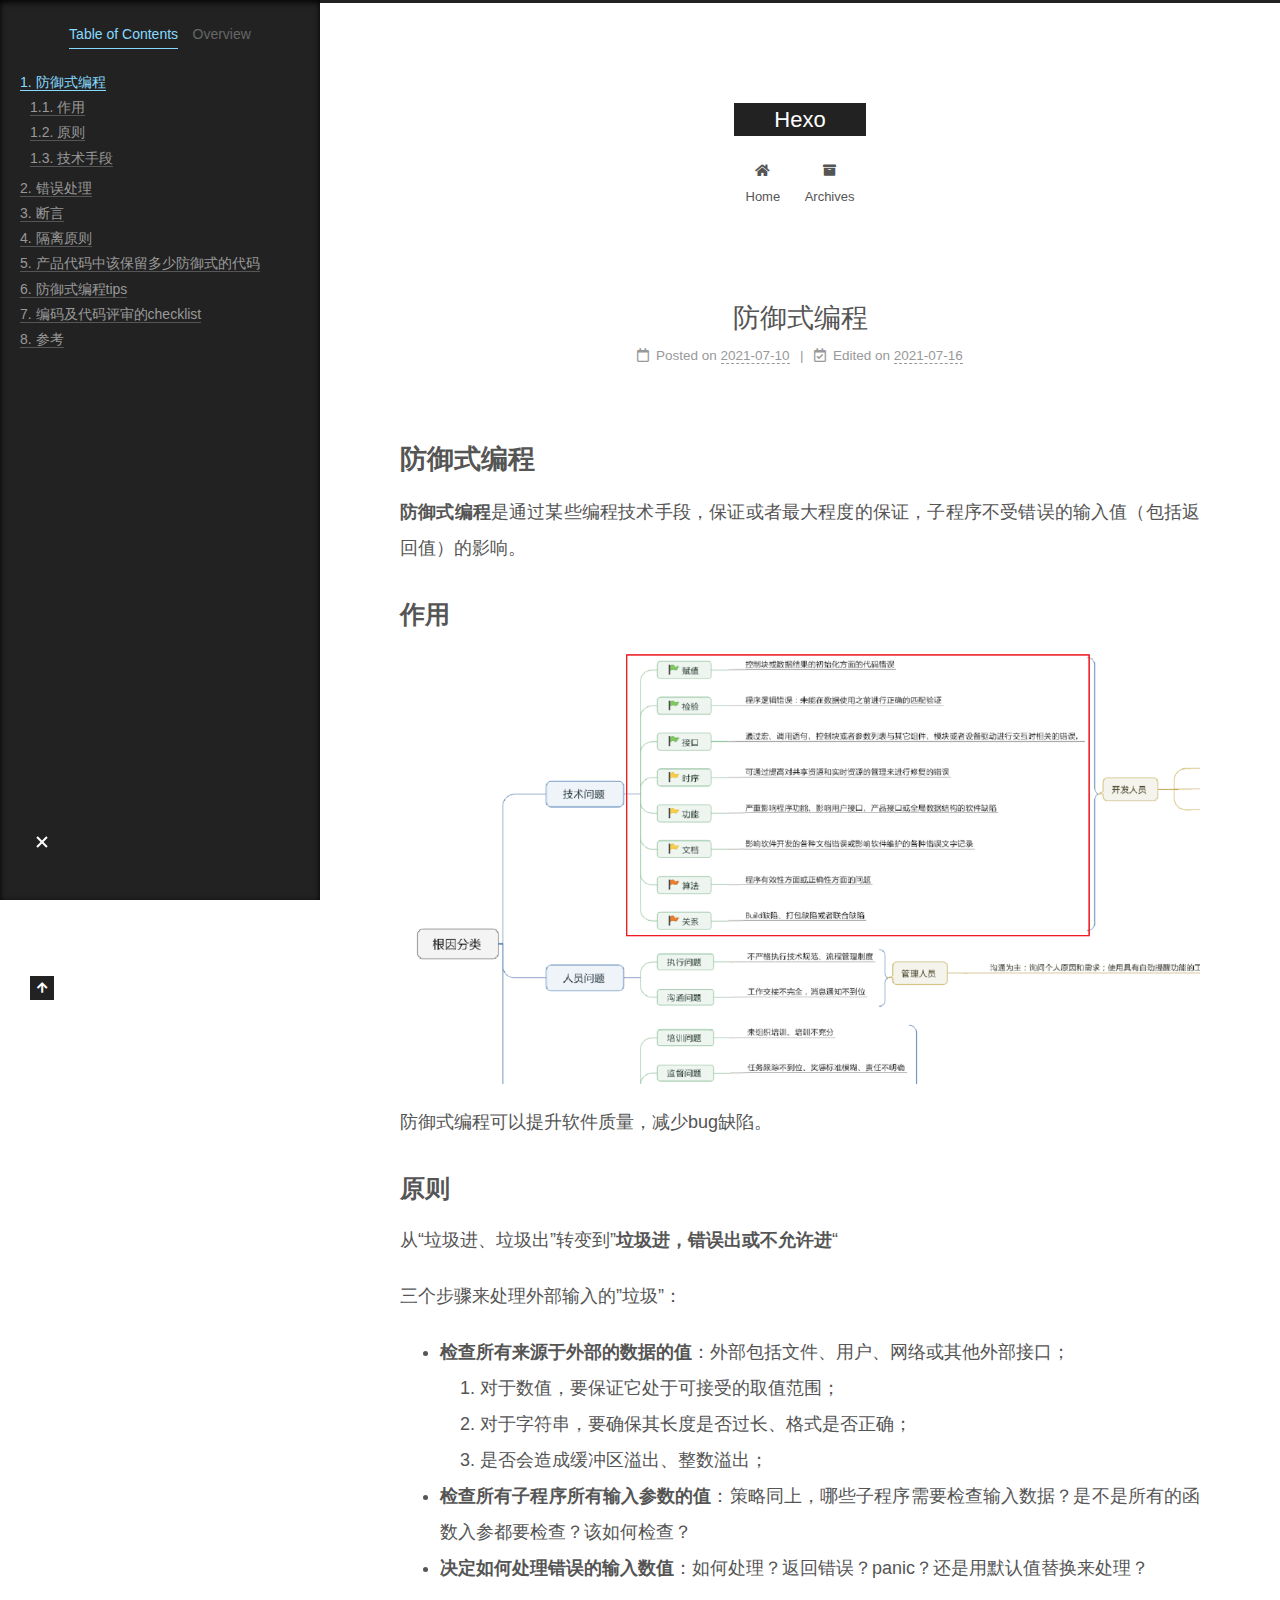
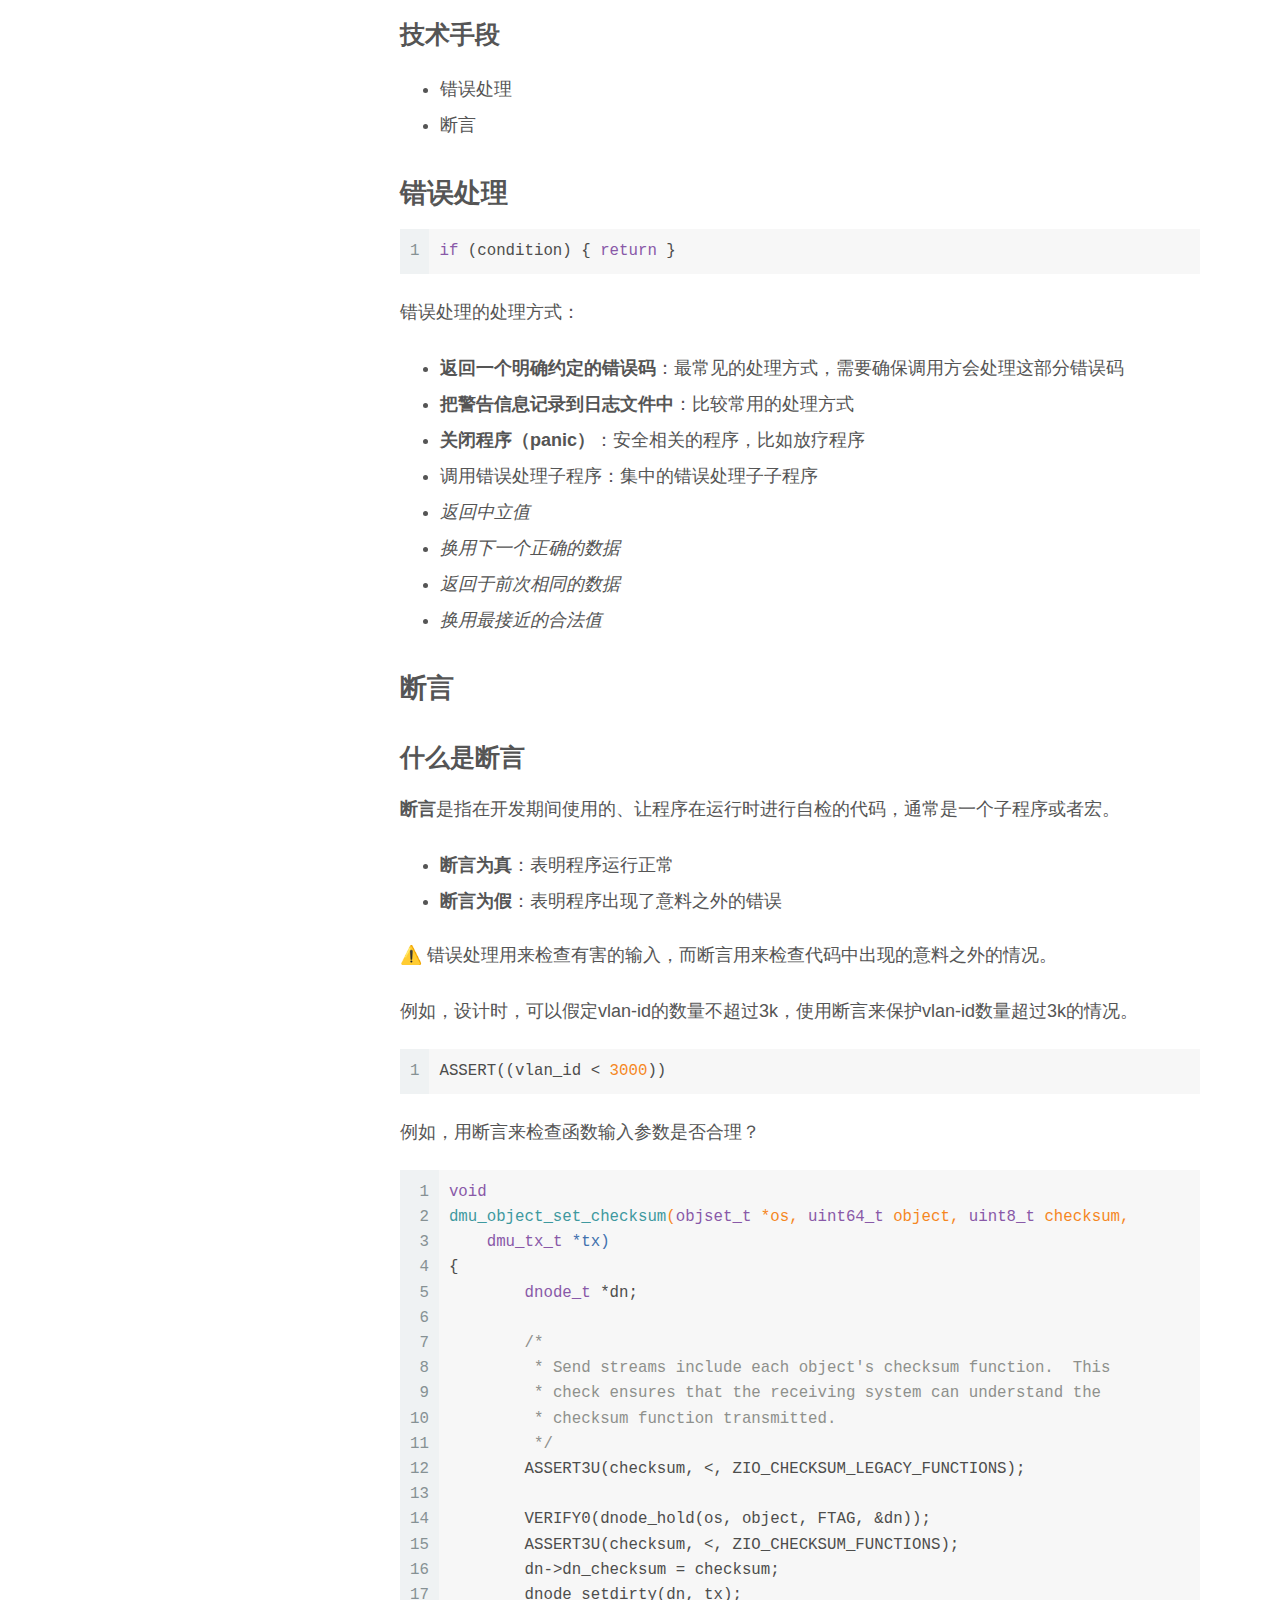
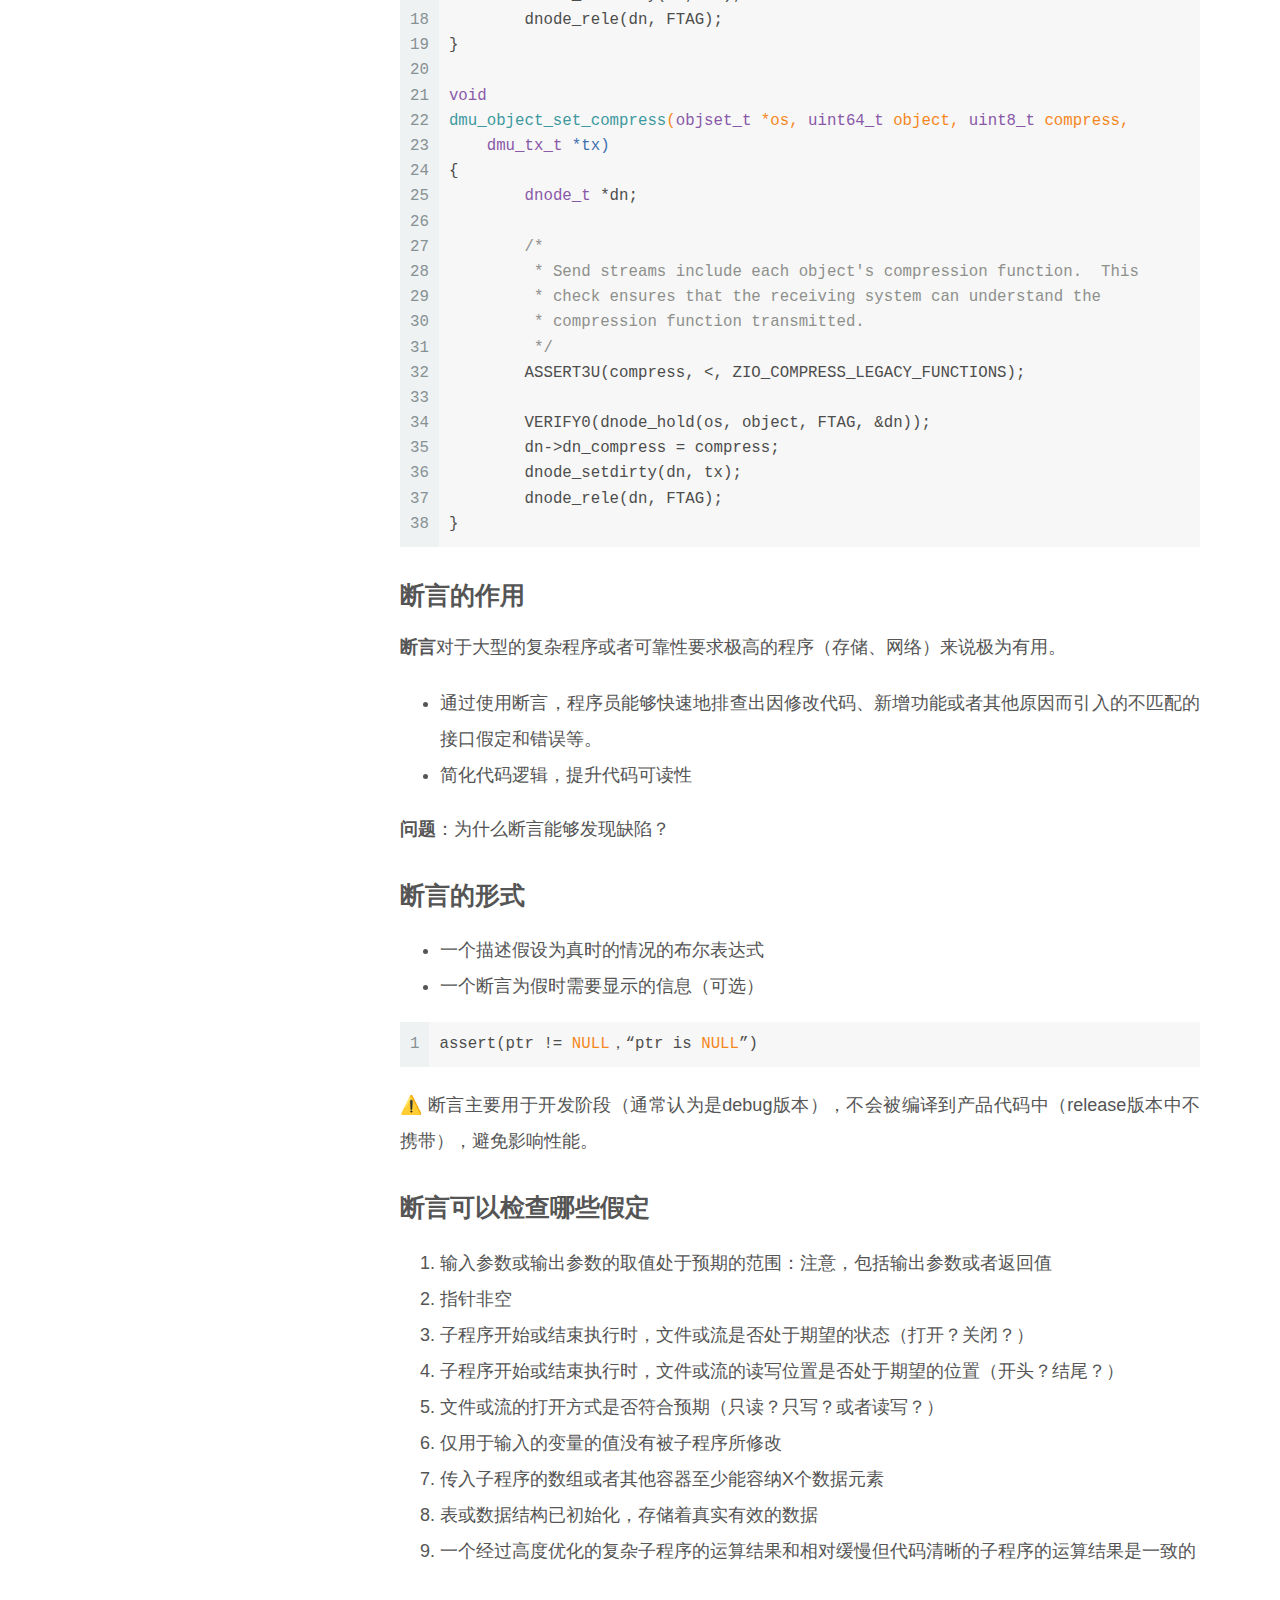
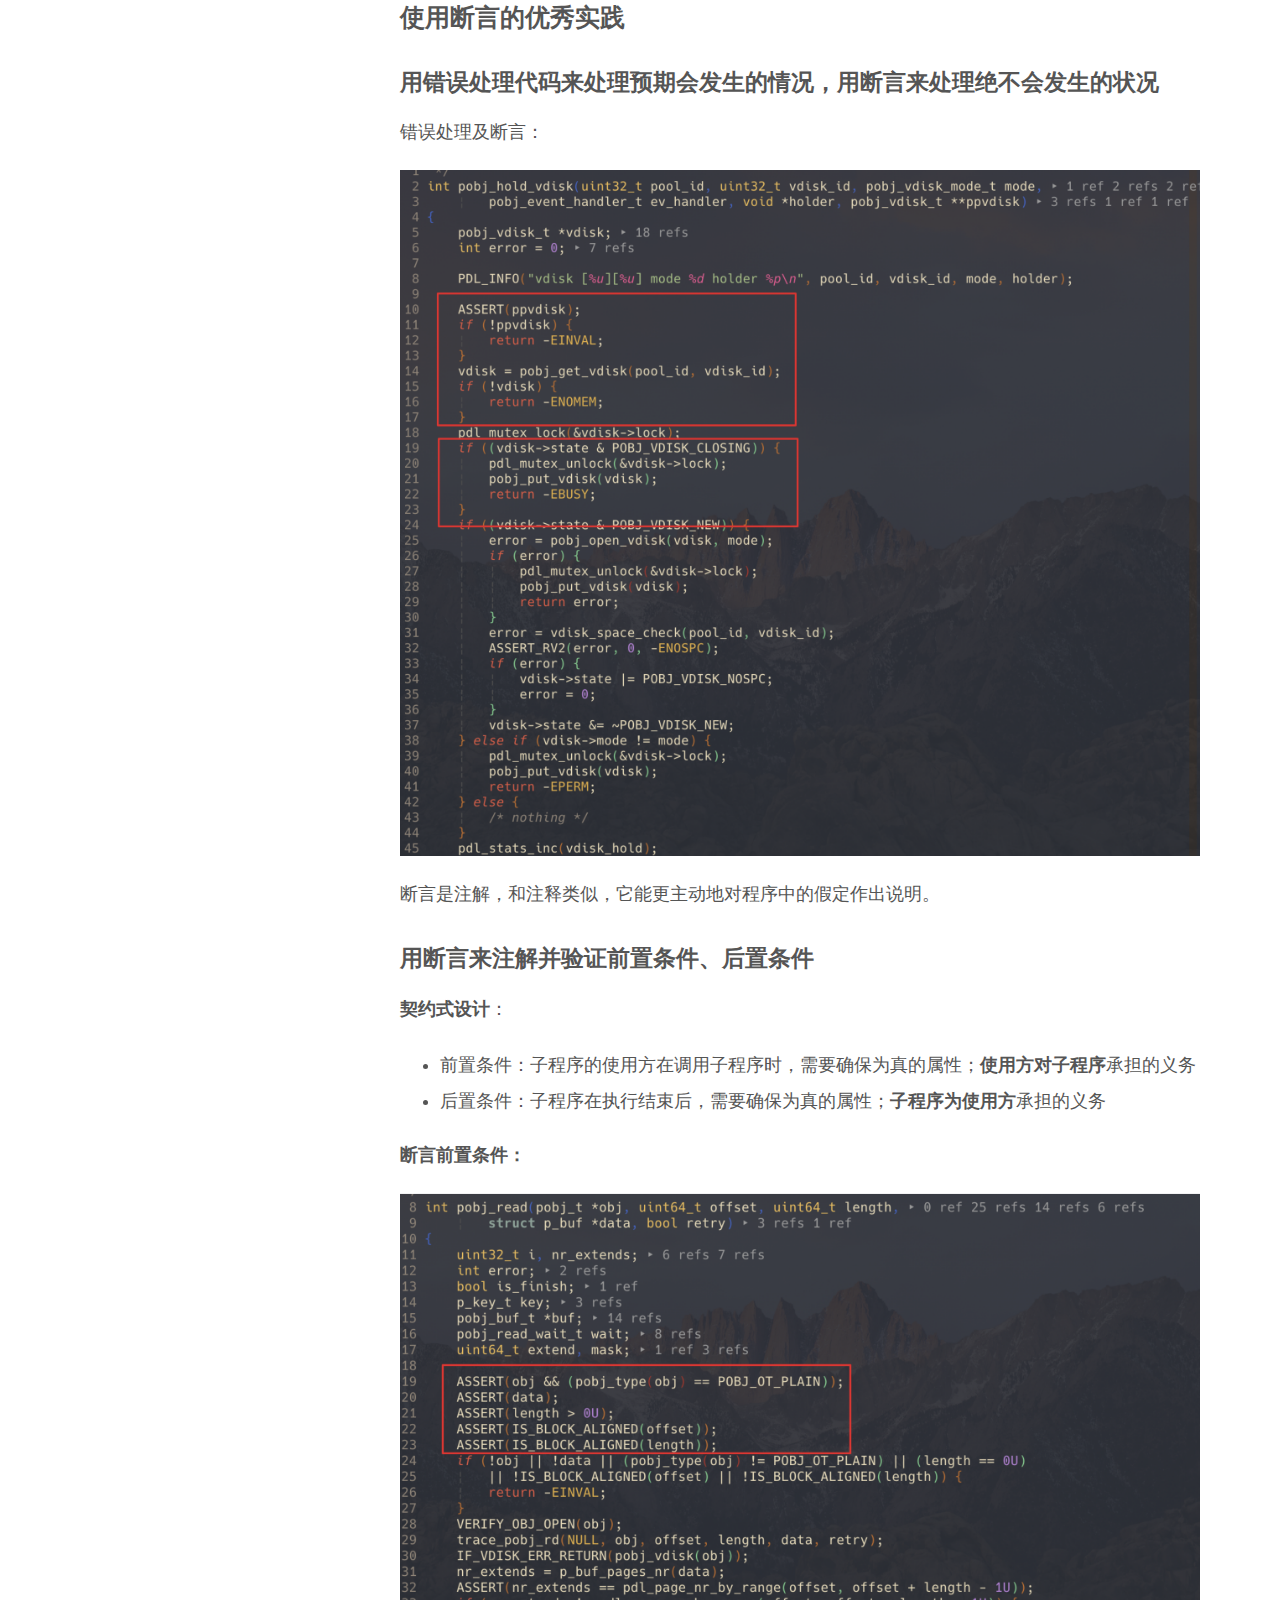
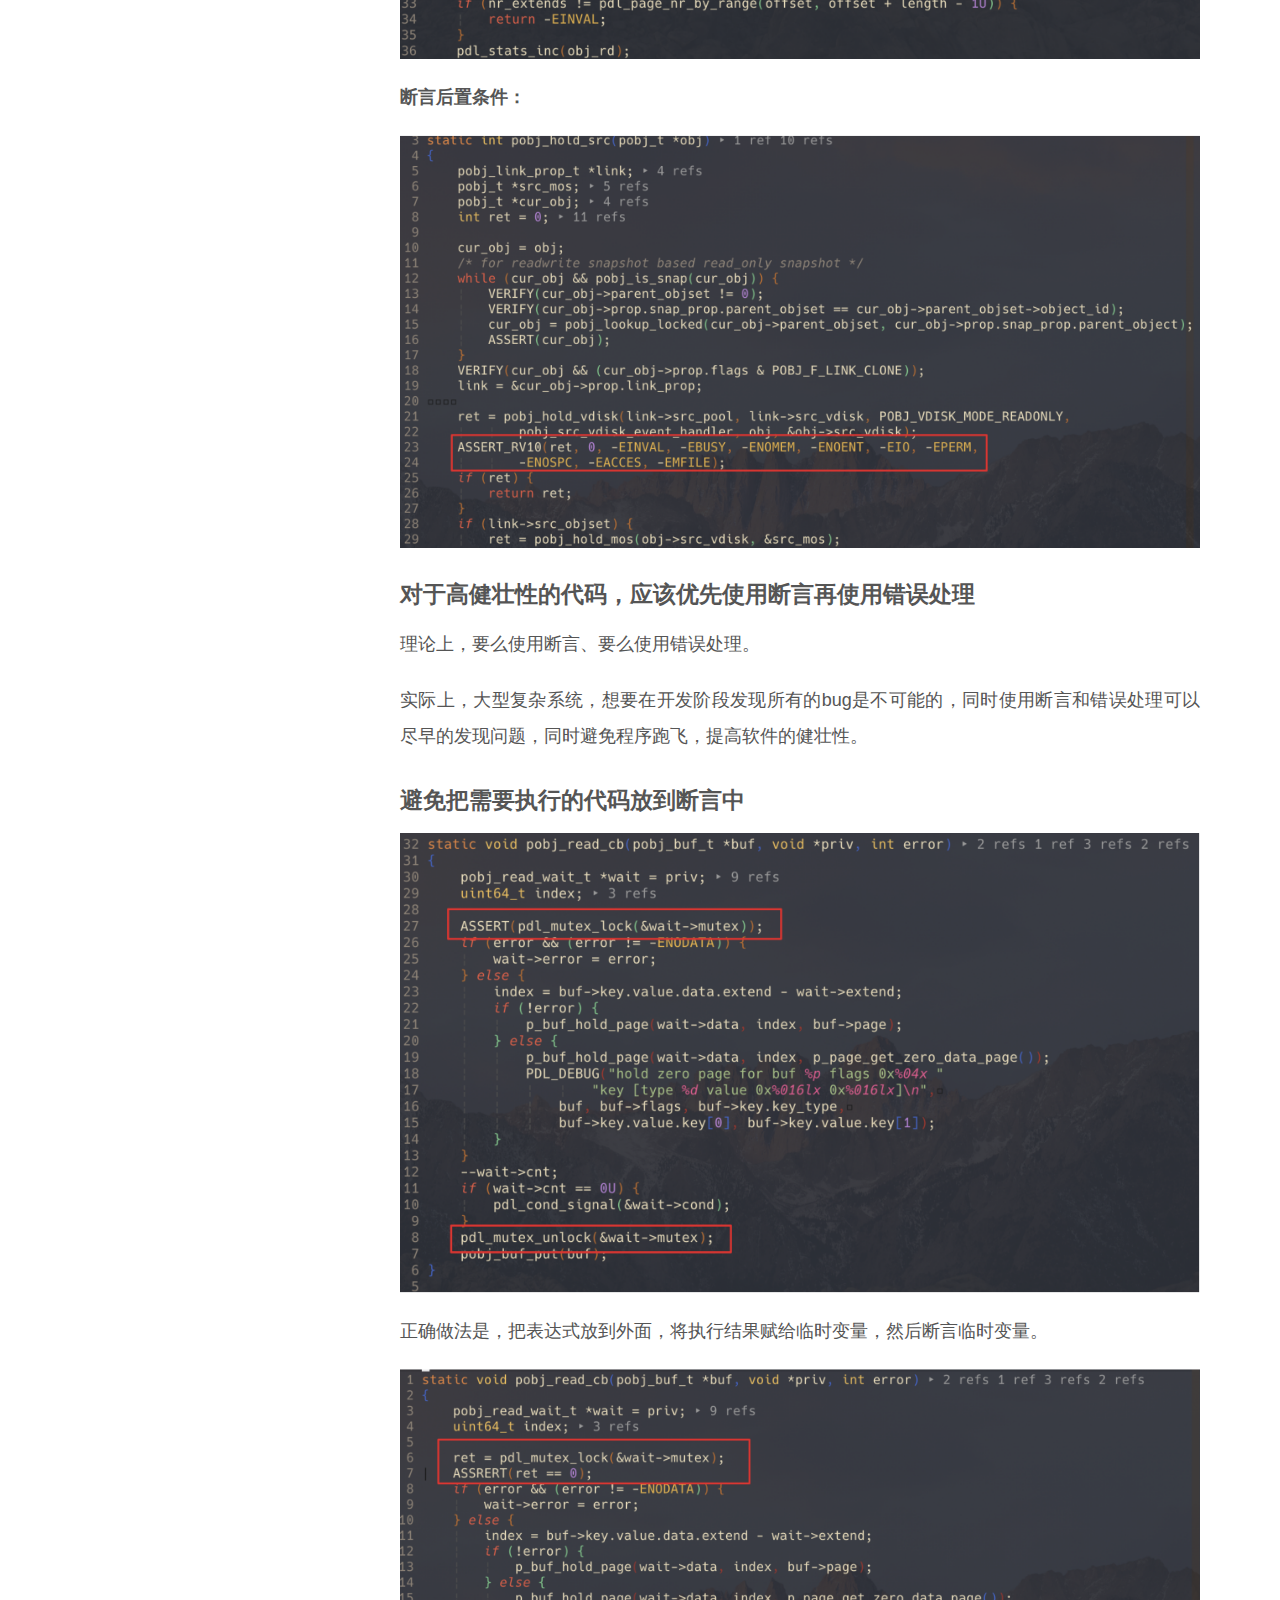
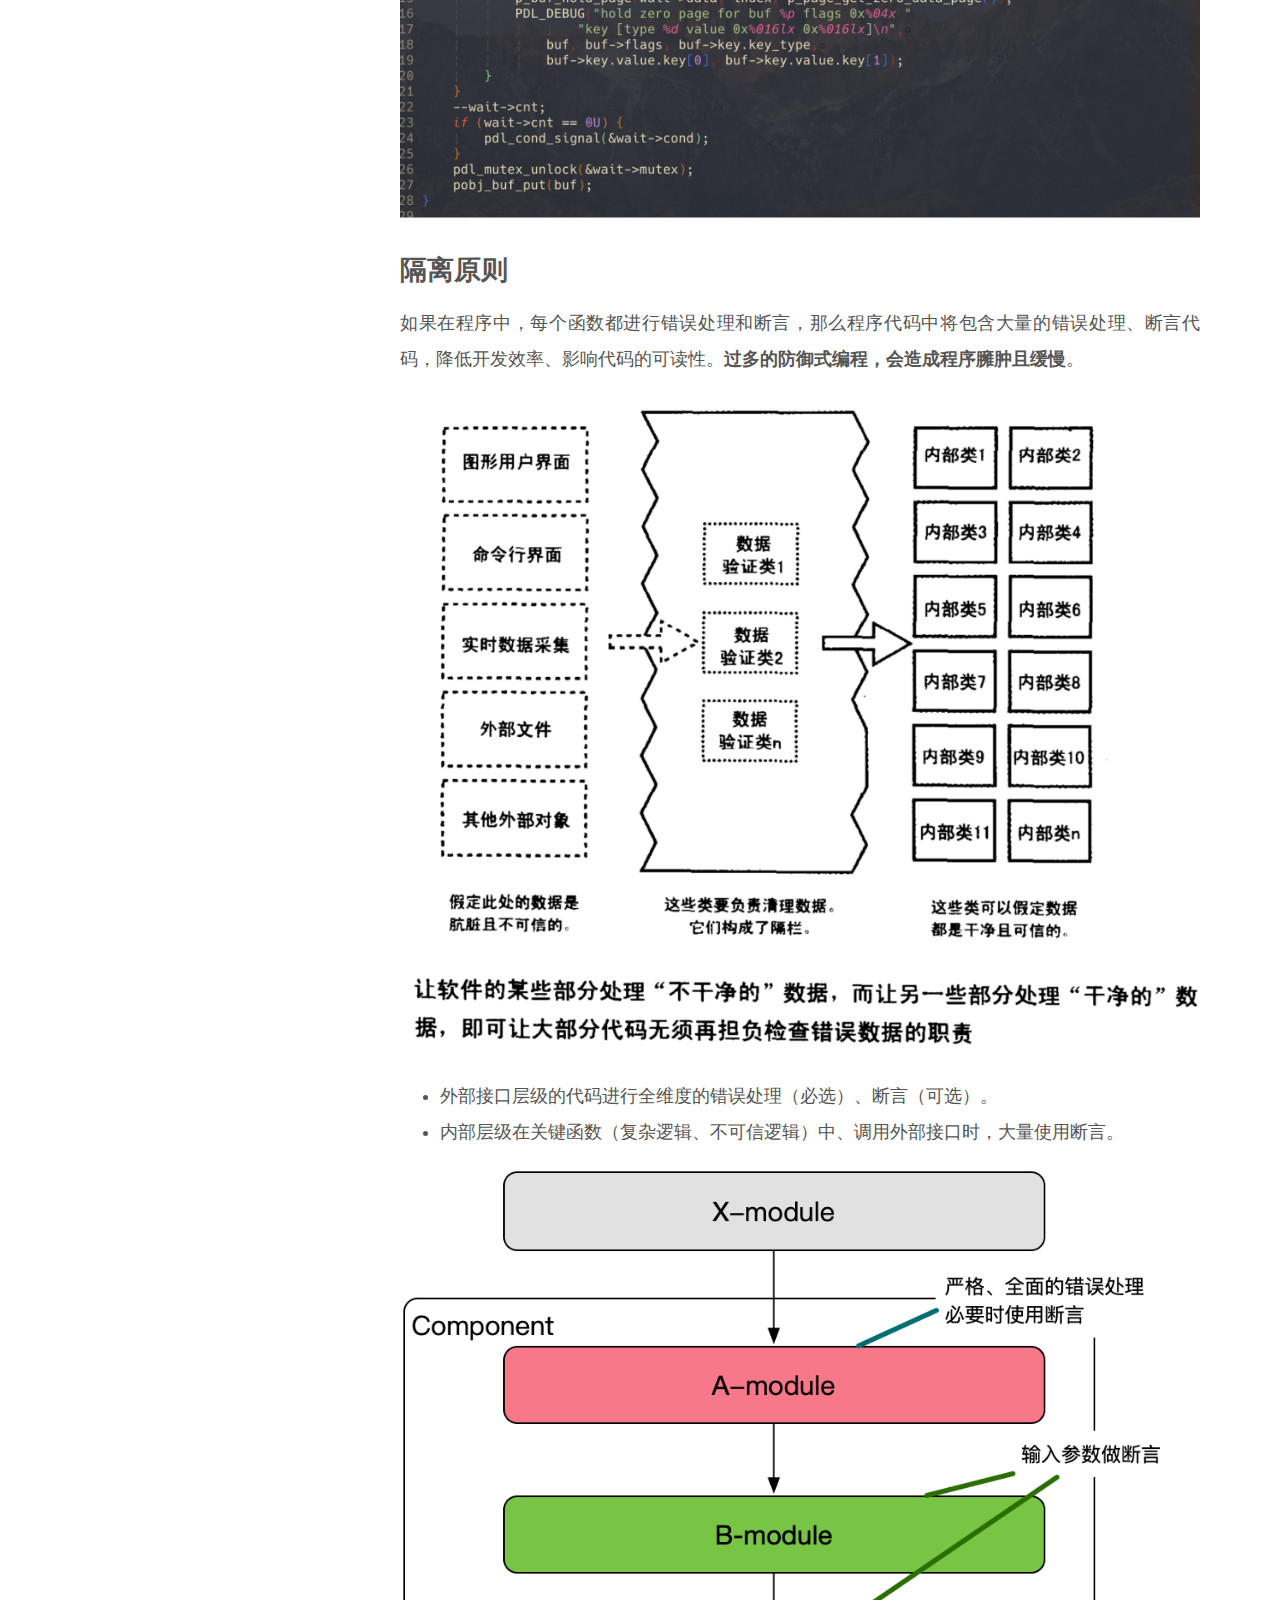
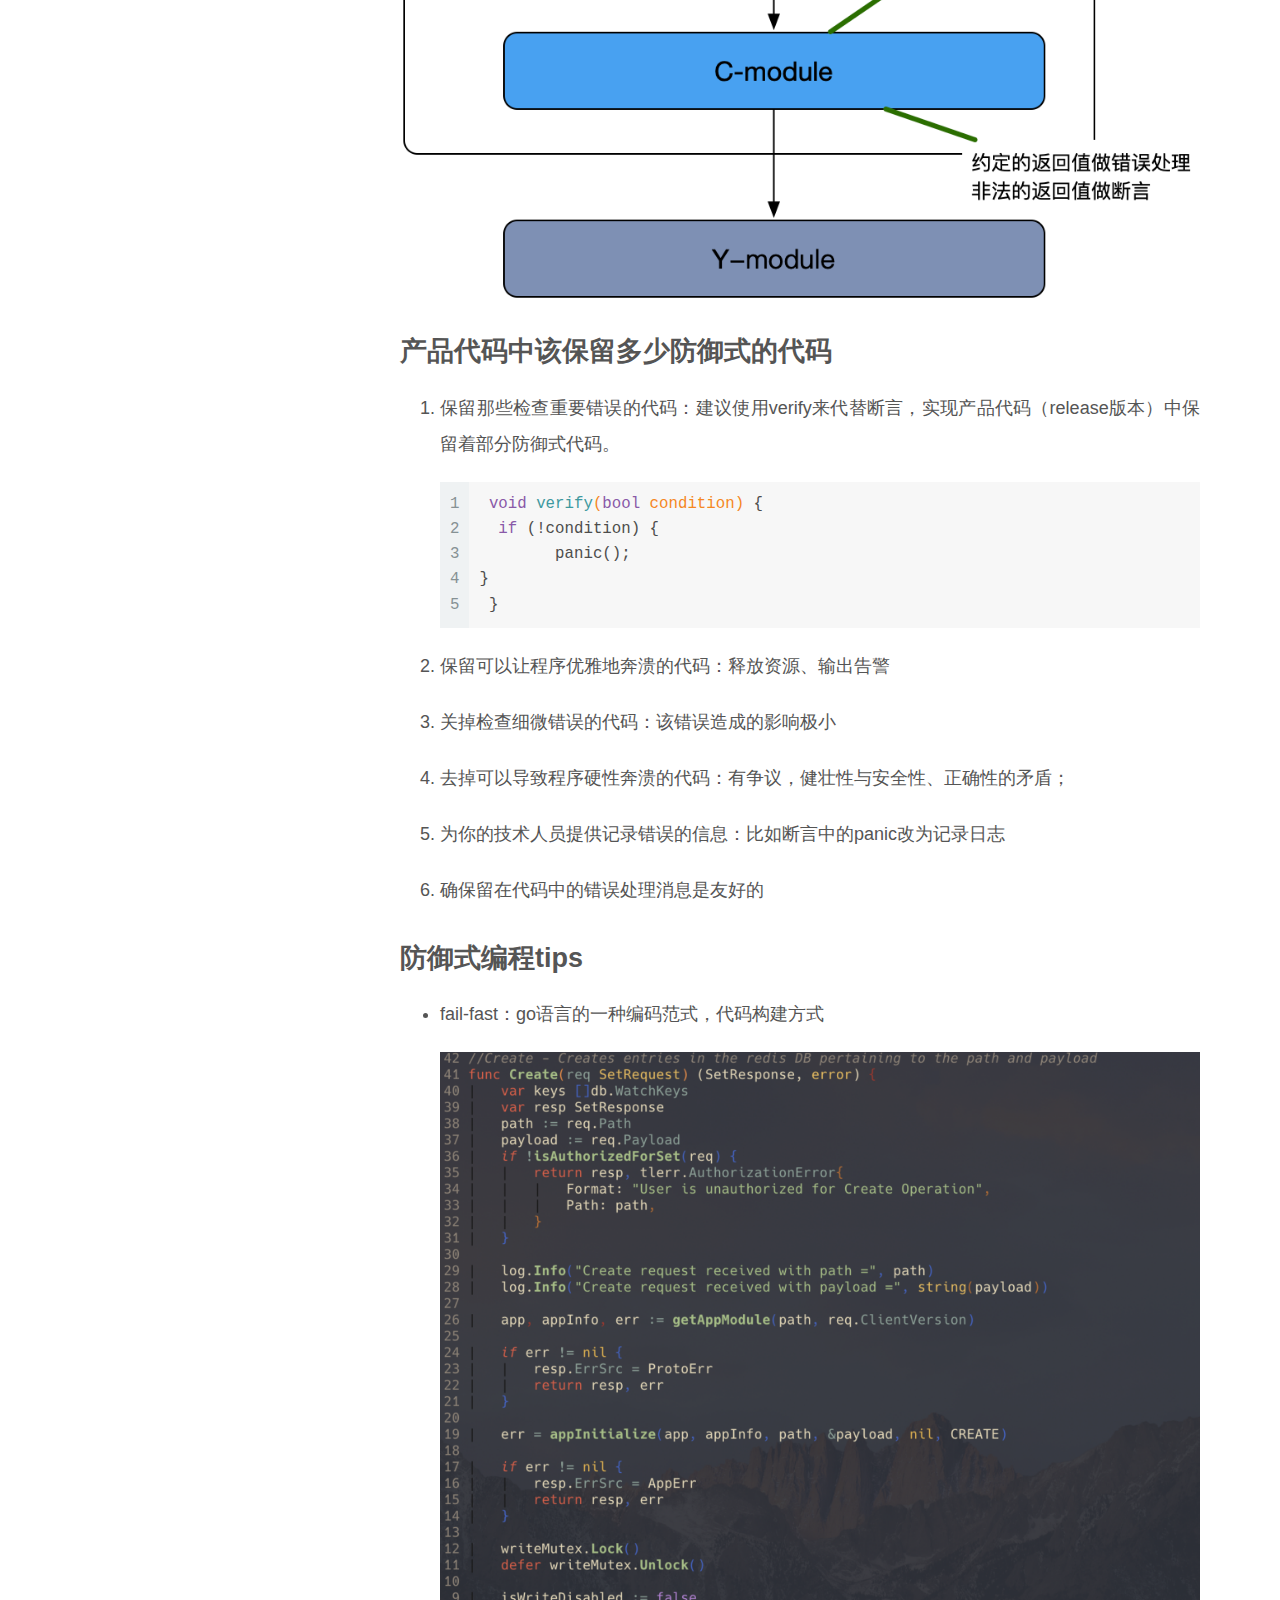
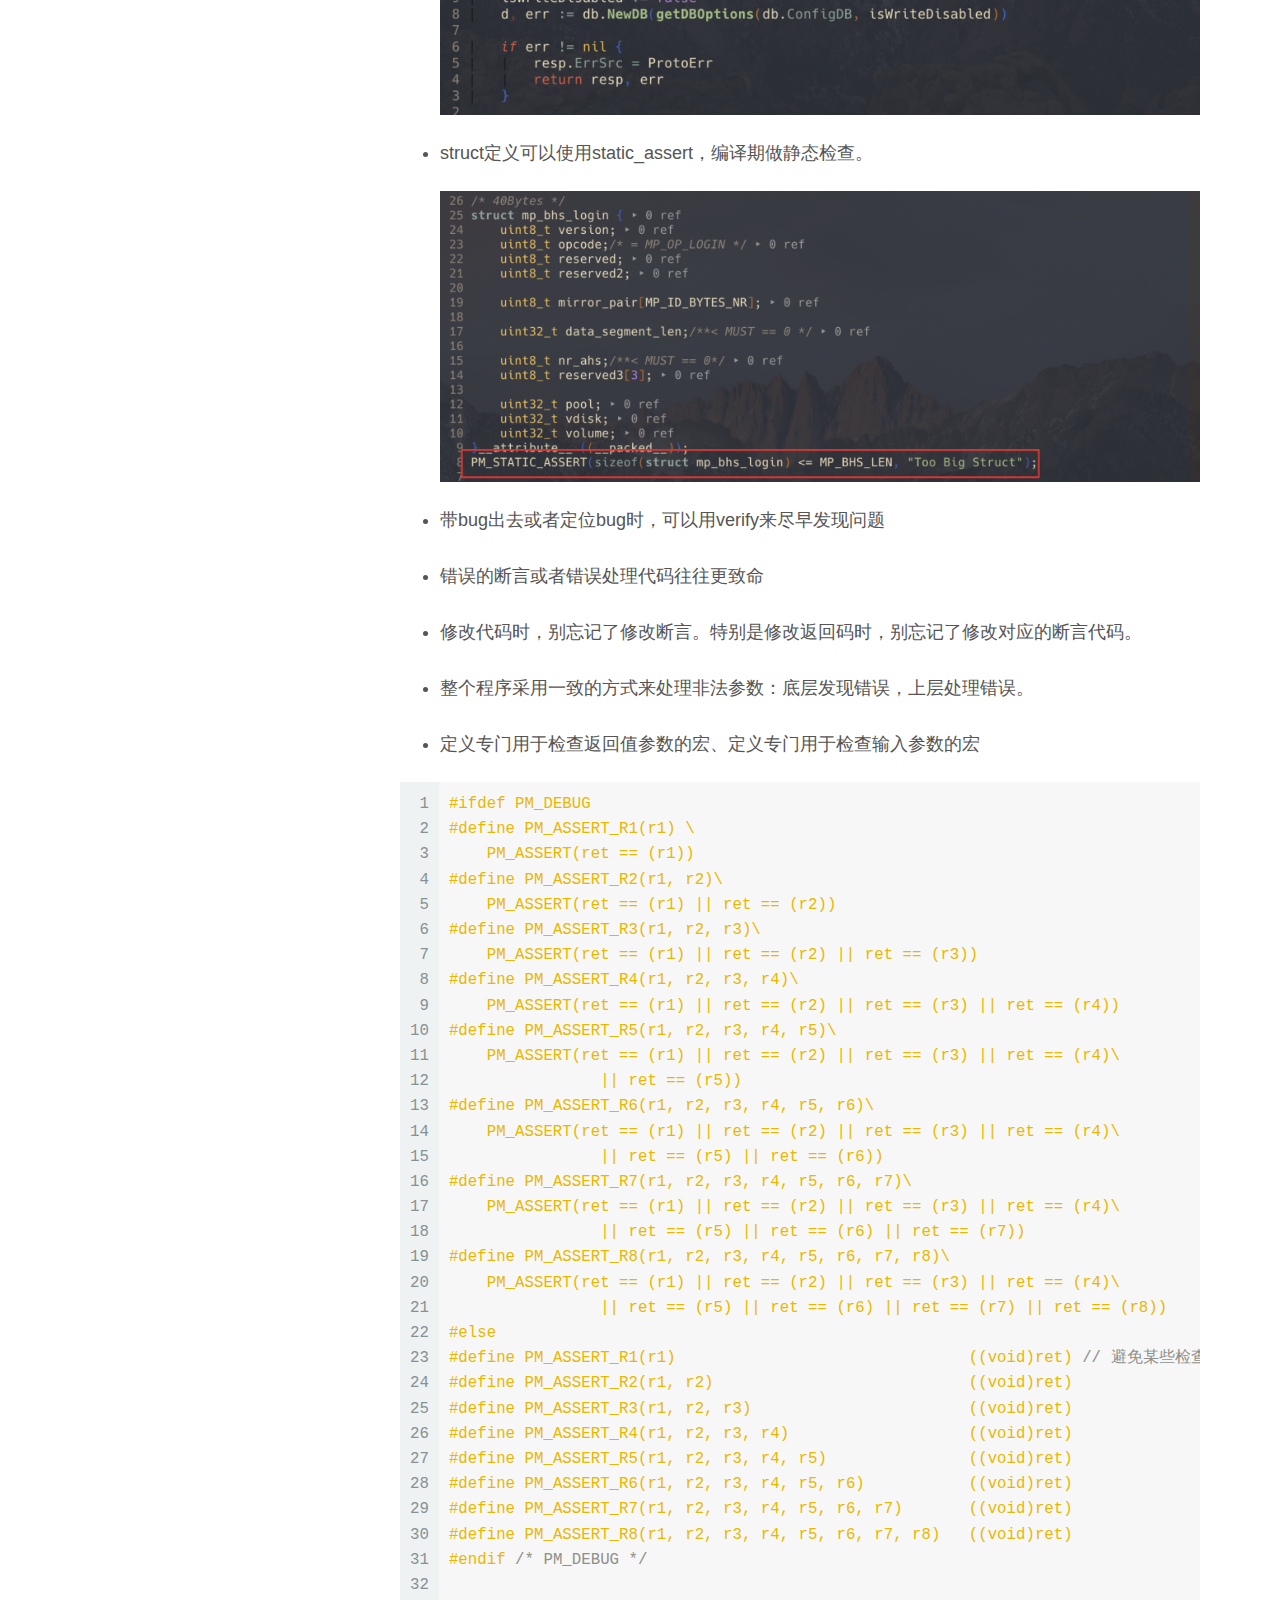
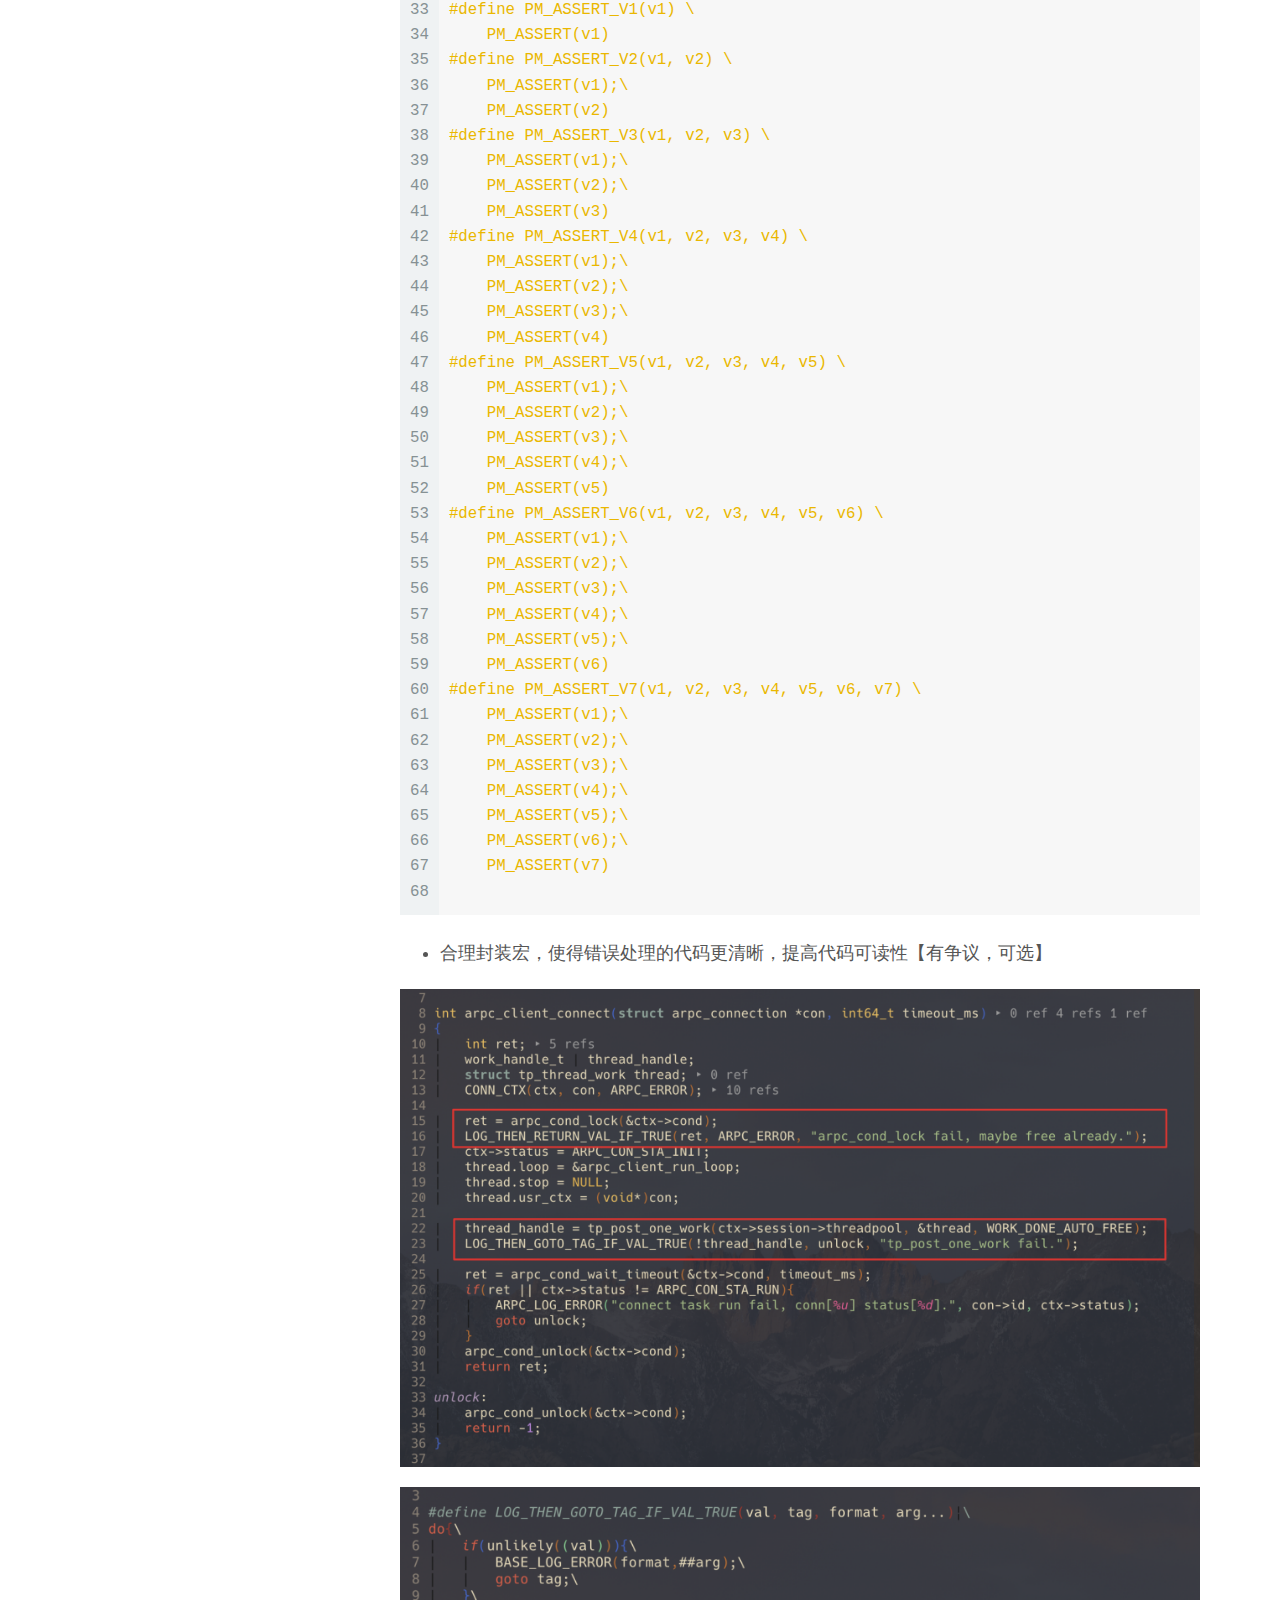
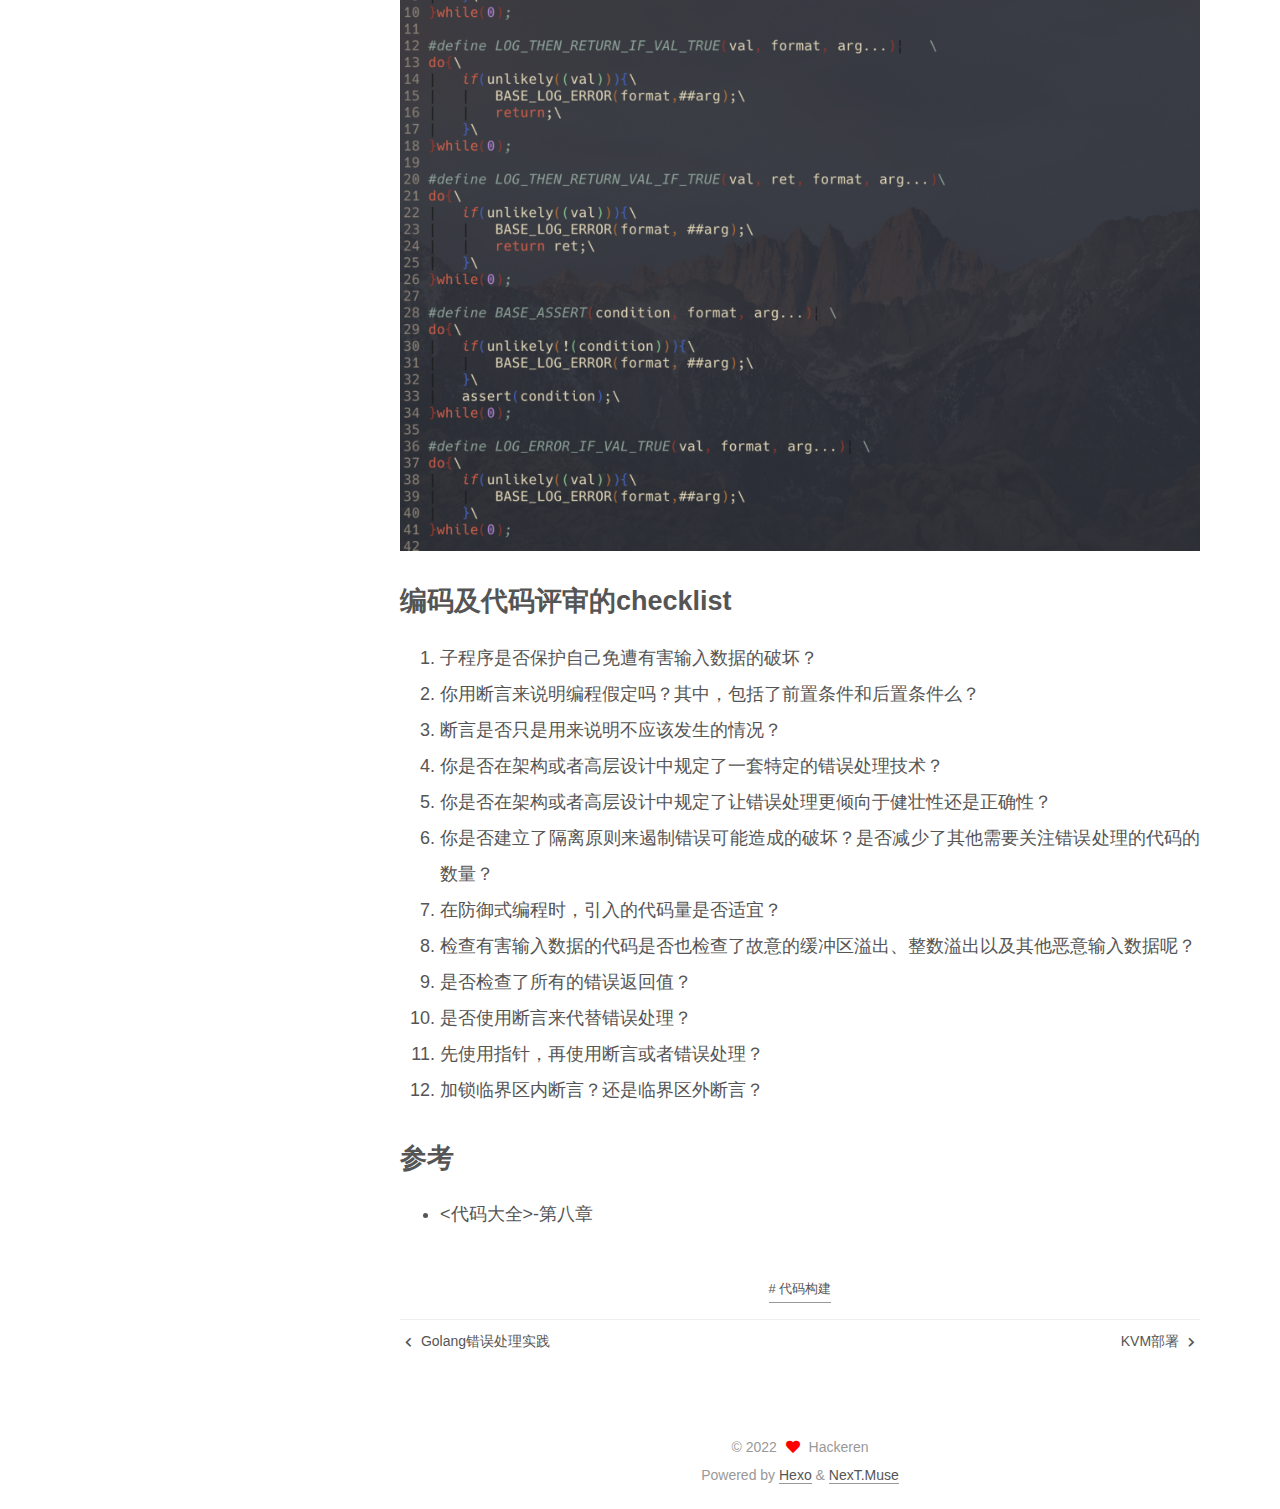
<file: 2021/07/10/防御式编程/index.html>
<!DOCTYPE html>
<html lang="en">
<head>
  <meta charset="UTF-8">
<meta name="viewport" content="width=device-width, initial-scale=1, maximum-scale=2">
<meta name="theme-color" content="#222">
<meta name="generator" content="Hexo 5.4.0">
  <link rel="apple-touch-icon" sizes="180x180" href="/images/apple-touch-icon-next.png">
  <link rel="icon" type="image/png" sizes="32x32" href="/images/favicon-32x32-next.png">
  <link rel="icon" type="image/png" sizes="16x16" href="/images/favicon-16x16-next.png">
  <link rel="mask-icon" href="/images/logo.svg" color="#222">

<link rel="stylesheet" href="/css/main.css">


<link rel="stylesheet" href="/lib/font-awesome/css/all.min.css">

<script id="hexo-configurations">
    var NexT = window.NexT || {};
    var CONFIG = {"hostname":"example.com","root":"/","scheme":"Muse","version":"7.8.0","exturl":false,"sidebar":{"position":"left","display":"post","padding":18,"offset":12,"onmobile":false},"copycode":{"enable":false,"show_result":false,"style":null},"back2top":{"enable":true,"sidebar":false,"scrollpercent":false},"bookmark":{"enable":false,"color":"#222","save":"auto"},"fancybox":false,"mediumzoom":false,"lazyload":false,"pangu":false,"comments":{"style":"tabs","active":null,"storage":true,"lazyload":false,"nav":null},"algolia":{"hits":{"per_page":10},"labels":{"input_placeholder":"Search for Posts","hits_empty":"We didn't find any results for the search: ${query}","hits_stats":"${hits} results found in ${time} ms"}},"localsearch":{"enable":false,"trigger":"auto","top_n_per_article":1,"unescape":false,"preload":false},"motion":{"enable":true,"async":false,"transition":{"post_block":"fadeIn","post_header":"slideDownIn","post_body":"slideDownIn","coll_header":"slideLeftIn","sidebar":"slideUpIn"}}};
  </script>

  <meta name="description" content="防御式编程防御式编程是通过某些编程技术手段，保证或者最大程度的保证，子程序不受错误的输入值（包括返回值）的影响。 作用 防御式编程可以提升软件质量，减少bug缺陷。 原则从“垃圾进、垃圾出”转变到”垃圾进，错误出或不允许进“ 三个步骤来处理外部输入的”垃圾”：  检查所有来源于外部的数据的值：外部包括文件、用户、网络或其他外部接口； 对于数值，要保证它处于可接受的取值范围； 对于字符串，要确保其长">
<meta property="og:type" content="article">
<meta property="og:title" content="防御式编程">
<meta property="og:url" content="http://example.com/2021/07/10/%E9%98%B2%E5%BE%A1%E5%BC%8F%E7%BC%96%E7%A8%8B/index.html">
<meta property="og:site_name" content="Hexo">
<meta property="og:description" content="防御式编程防御式编程是通过某些编程技术手段，保证或者最大程度的保证，子程序不受错误的输入值（包括返回值）的影响。 作用 防御式编程可以提升软件质量，减少bug缺陷。 原则从“垃圾进、垃圾出”转变到”垃圾进，错误出或不允许进“ 三个步骤来处理外部输入的”垃圾”：  检查所有来源于外部的数据的值：外部包括文件、用户、网络或其他外部接口； 对于数值，要保证它处于可接受的取值范围； 对于字符串，要确保其长">
<meta property="og:locale" content="en_US">
<meta property="og:image" content="http://example.com/2021/07/10/%E9%98%B2%E5%BE%A1%E5%BC%8F%E7%BC%96%E7%A8%8B/image-20210715174931740-6342573.png">
<meta property="og:image" content="http://example.com/2021/07/10/%E9%98%B2%E5%BE%A1%E5%BC%8F%E7%BC%96%E7%A8%8B/image-20210715103404873-6316447.png">
<meta property="og:image" content="http://example.com/2021/07/10/%E9%98%B2%E5%BE%A1%E5%BC%8F%E7%BC%96%E7%A8%8B/image-20210715103751215-6316673.png">
<meta property="og:image" content="http://example.com/2021/07/10/%E9%98%B2%E5%BE%A1%E5%BC%8F%E7%BC%96%E7%A8%8B/image-20210715103826492-6316707.png">
<meta property="og:image" content="http://example.com/2021/07/10/%E9%98%B2%E5%BE%A1%E5%BC%8F%E7%BC%96%E7%A8%8B/image-20210715103634780-6316596.png">
<meta property="og:image" content="http://example.com/2021/07/10/%E9%98%B2%E5%BE%A1%E5%BC%8F%E7%BC%96%E7%A8%8B/image-20210715103730301-6316652.png">
<meta property="og:image" content="http://example.com/2021/07/10/%E9%98%B2%E5%BE%A1%E5%BC%8F%E7%BC%96%E7%A8%8B/image-20210715103846393-6316727.png">
<meta property="og:image" content="http://example.com/2021/07/10/%E9%98%B2%E5%BE%A1%E5%BC%8F%E7%BC%96%E7%A8%8B/image-20210715111642374-6319003.png">
<meta property="og:image" content="http://example.com/2021/07/10/%E9%98%B2%E5%BE%A1%E5%BC%8F%E7%BC%96%E7%A8%8B/image-20210715103922297-6316763.png">
<meta property="og:image" content="http://example.com/2021/07/10/%E9%98%B2%E5%BE%A1%E5%BC%8F%E7%BC%96%E7%A8%8B/image-20210715103949977-6316790.png">
<meta property="og:image" content="http://example.com/2021/07/10/%E9%98%B2%E5%BE%A1%E5%BC%8F%E7%BC%96%E7%A8%8B/image-20210715104013181-6316814.png">
<meta property="og:image" content="http://example.com/2021/07/10/%E9%98%B2%E5%BE%A1%E5%BC%8F%E7%BC%96%E7%A8%8B/image-20210715104030057-6316831.png">
<meta property="article:published_time" content="2021-07-09T22:51:56.000Z">
<meta property="article:modified_time" content="2021-07-16T00:34:04.854Z">
<meta property="article:author" content="Hackeren">
<meta property="article:tag" content="代码构建">
<meta name="twitter:card" content="summary">
<meta name="twitter:image" content="http://example.com/2021/07/10/%E9%98%B2%E5%BE%A1%E5%BC%8F%E7%BC%96%E7%A8%8B/image-20210715174931740-6342573.png">

<link rel="canonical" href="http://example.com/2021/07/10/%E9%98%B2%E5%BE%A1%E5%BC%8F%E7%BC%96%E7%A8%8B/">


<script id="page-configurations">
  // https://hexo.io/docs/variables.html
  CONFIG.page = {
    sidebar: "",
    isHome : false,
    isPost : true,
    lang   : 'en'
  };
</script>

  <title>防御式编程 | Hexo</title>
  






  <noscript>
  <style>
  .use-motion .brand,
  .use-motion .menu-item,
  .sidebar-inner,
  .use-motion .post-block,
  .use-motion .pagination,
  .use-motion .comments,
  .use-motion .post-header,
  .use-motion .post-body,
  .use-motion .collection-header { opacity: initial; }

  .use-motion .site-title,
  .use-motion .site-subtitle {
    opacity: initial;
    top: initial;
  }

  .use-motion .logo-line-before i { left: initial; }
  .use-motion .logo-line-after i { right: initial; }
  </style>
</noscript>

</head>

<body itemscope itemtype="http://schema.org/WebPage">
  <div class="container use-motion">
    <div class="headband"></div>

    <header class="header" itemscope itemtype="http://schema.org/WPHeader">
      <div class="header-inner"><div class="site-brand-container">
  <div class="site-nav-toggle">
    <div class="toggle" aria-label="Toggle navigation bar">
      <span class="toggle-line toggle-line-first"></span>
      <span class="toggle-line toggle-line-middle"></span>
      <span class="toggle-line toggle-line-last"></span>
    </div>
  </div>

  <div class="site-meta">

    <a href="/" class="brand" rel="start">
      <span class="logo-line-before"><i></i></span>
      <h1 class="site-title">Hexo</h1>
      <span class="logo-line-after"><i></i></span>
    </a>
  </div>

  <div class="site-nav-right">
    <div class="toggle popup-trigger">
    </div>
  </div>
</div>




<nav class="site-nav">
  <ul id="menu" class="main-menu menu">
        <li class="menu-item menu-item-home">

    <a href="/" rel="section"><i class="fa fa-home fa-fw"></i>Home</a>

  </li>
        <li class="menu-item menu-item-archives">

    <a href="/archives/" rel="section"><i class="fa fa-archive fa-fw"></i>Archives</a>

  </li>
  </ul>
</nav>




</div>
    </header>

    
  <div class="back-to-top">
    <i class="fa fa-arrow-up"></i>
    <span>0%</span>
  </div>


    <main class="main">
      <div class="main-inner">
        <div class="content-wrap">
          

          <div class="content post posts-expand">
            

    
  
  
  <article itemscope itemtype="http://schema.org/Article" class="post-block" lang="en">
    <link itemprop="mainEntityOfPage" href="http://example.com/2021/07/10/%E9%98%B2%E5%BE%A1%E5%BC%8F%E7%BC%96%E7%A8%8B/">

    <span hidden itemprop="author" itemscope itemtype="http://schema.org/Person">
      <meta itemprop="image" content="/images/avatar.gif">
      <meta itemprop="name" content="Hackeren">
      <meta itemprop="description" content="">
    </span>

    <span hidden itemprop="publisher" itemscope itemtype="http://schema.org/Organization">
      <meta itemprop="name" content="Hexo">
    </span>
      <header class="post-header">
        <h1 class="post-title" itemprop="name headline">
          防御式编程
        </h1>

        <div class="post-meta">
            <span class="post-meta-item">
              <span class="post-meta-item-icon">
                <i class="far fa-calendar"></i>
              </span>
              <span class="post-meta-item-text">Posted on</span>

              <time title="Created: 2021-07-10 06:51:56" itemprop="dateCreated datePublished" datetime="2021-07-10T06:51:56+08:00">2021-07-10</time>
            </span>
              <span class="post-meta-item">
                <span class="post-meta-item-icon">
                  <i class="far fa-calendar-check"></i>
                </span>
                <span class="post-meta-item-text">Edited on</span>
                <time title="Modified: 2021-07-16 08:34:04" itemprop="dateModified" datetime="2021-07-16T08:34:04+08:00">2021-07-16</time>
              </span>

          

        </div>
      </header>

    
    
    
    <div class="post-body" itemprop="articleBody">

      
        <h1 id="防御式编程"><a href="#防御式编程" class="headerlink" title="防御式编程"></a>防御式编程</h1><p><strong>防御式编程</strong>是通过某些编程技术手段，保证或者最大程度的保证，子程序不受错误的输入值（包括返回值）的影响。</p>
<h2 id="作用"><a href="#作用" class="headerlink" title="作用"></a><strong>作用</strong></h2><p><img src="/2021/07/10/%E9%98%B2%E5%BE%A1%E5%BC%8F%E7%BC%96%E7%A8%8B/image-20210715174931740-6342573.png" alt="image-20210715174931740"></p>
<p>防御式编程可以提升软件质量，减少bug缺陷。</p>
<h2 id="原则"><a href="#原则" class="headerlink" title="原则"></a><strong>原则</strong></h2><p>从“垃圾进、垃圾出”转变到”<strong>垃圾进，错误出或不允许进</strong>“</p>
<p>三个步骤来处理外部输入的”垃圾”：</p>
<ul>
<li><strong>检查所有来源于外部的数据的值</strong>：外部包括文件、用户、网络或其他外部接口；<ol>
<li>对于数值，要保证它处于可接受的取值范围；</li>
<li>对于字符串，要确保其长度是否过长、格式是否正确；</li>
<li>是否会造成缓冲区溢出、整数溢出；</li>
</ol>
</li>
<li><strong>检查所有子程序所有输入参数的值</strong>：策略同上，哪些子程序需要检查输入数据？是不是所有的函数入参都要检查？该如何检查？</li>
<li><strong>决定如何处理错误的输入数值</strong>：如何处理？返回错误？panic？还是用默认值替换来处理？</li>
</ul>
<h2 id="技术手段"><a href="#技术手段" class="headerlink" title="技术手段"></a>技术手段</h2><ul>
<li>错误处理</li>
<li>断言</li>
</ul>
<h1 id="错误处理"><a href="#错误处理" class="headerlink" title="错误处理"></a>错误处理</h1><figure class="highlight c"><table><tr><td class="gutter"><pre><span class="line">1</span><br></pre></td><td class="code"><pre><span class="line"><span class="keyword">if</span> (condition) &#123; <span class="keyword">return</span> &#125;</span><br></pre></td></tr></table></figure>

<p>错误处理的处理方式：</p>
<ul>
<li><strong>返回一个明确约定的错误码</strong>：最常见的处理方式，需要确保调用方会处理这部分错误码</li>
<li><strong>把警告信息记录到日志文件中</strong>：比较常用的处理方式</li>
<li><strong>关闭程序（panic）</strong>：安全相关的程序，比如放疗程序</li>
<li>调用错误处理子程序：集中的错误处理子子程序</li>
<li><em>返回中立值</em></li>
<li><em>换用下一个正确的数据</em></li>
<li><em>返回于前次相同的数据</em></li>
<li><em>换用最接近的合法值</em></li>
</ul>
<h1 id="断言"><a href="#断言" class="headerlink" title="断言"></a>断言</h1><h2 id="什么是断言"><a href="#什么是断言" class="headerlink" title="什么是断言"></a>什么是断言</h2><p><strong>断言</strong>是指在开发期间使用的、让程序在运行时进行自检的代码，通常是一个子程序或者宏。</p>
<ul>
<li><strong>断言为真</strong>：表明程序运行正常</li>
<li><strong>断言为假</strong>：表明程序出现了意料之外的错误</li>
</ul>
<p>⚠️  错误处理用来检查有害的输入，而断言用来检查代码中出现的意料之外的情况。</p>
<p>例如，设计时，可以假定vlan-id的数量不超过3k，使用断言来保护vlan-id数量超过3k的情况。</p>
<figure class="highlight c"><table><tr><td class="gutter"><pre><span class="line">1</span><br></pre></td><td class="code"><pre><span class="line">ASSERT((vlan_id &lt; <span class="number">3000</span>))</span><br></pre></td></tr></table></figure>

<p>例如，用断言来检查函数输入参数是否合理？</p>
<figure class="highlight c"><table><tr><td class="gutter"><pre><span class="line">1</span><br><span class="line">2</span><br><span class="line">3</span><br><span class="line">4</span><br><span class="line">5</span><br><span class="line">6</span><br><span class="line">7</span><br><span class="line">8</span><br><span class="line">9</span><br><span class="line">10</span><br><span class="line">11</span><br><span class="line">12</span><br><span class="line">13</span><br><span class="line">14</span><br><span class="line">15</span><br><span class="line">16</span><br><span class="line">17</span><br><span class="line">18</span><br><span class="line">19</span><br><span class="line">20</span><br><span class="line">21</span><br><span class="line">22</span><br><span class="line">23</span><br><span class="line">24</span><br><span class="line">25</span><br><span class="line">26</span><br><span class="line">27</span><br><span class="line">28</span><br><span class="line">29</span><br><span class="line">30</span><br><span class="line">31</span><br><span class="line">32</span><br><span class="line">33</span><br><span class="line">34</span><br><span class="line">35</span><br><span class="line">36</span><br><span class="line">37</span><br><span class="line">38</span><br></pre></td><td class="code"><pre><span class="line"><span class="function"><span class="keyword">void</span></span></span><br><span class="line"><span class="function"><span class="title">dmu_object_set_checksum</span><span class="params">(<span class="keyword">objset_t</span> *os, <span class="keyword">uint64_t</span> object, <span class="keyword">uint8_t</span> checksum,</span></span></span><br><span class="line"><span class="params"><span class="function">    <span class="keyword">dmu_tx_t</span> *tx)</span></span></span><br><span class="line"><span class="function"></span>&#123;</span><br><span class="line">	<span class="keyword">dnode_t</span> *dn;</span><br><span class="line"></span><br><span class="line">	<span class="comment">/*</span></span><br><span class="line"><span class="comment">	 * Send streams include each object&#x27;s checksum function.  This</span></span><br><span class="line"><span class="comment">	 * check ensures that the receiving system can understand the</span></span><br><span class="line"><span class="comment">	 * checksum function transmitted.</span></span><br><span class="line"><span class="comment">	 */</span></span><br><span class="line">	ASSERT3U(checksum, &lt;, ZIO_CHECKSUM_LEGACY_FUNCTIONS);</span><br><span class="line"></span><br><span class="line">	VERIFY0(dnode_hold(os, object, FTAG, &amp;dn));</span><br><span class="line">	ASSERT3U(checksum, &lt;, ZIO_CHECKSUM_FUNCTIONS);</span><br><span class="line">	dn-&gt;dn_checksum = checksum;</span><br><span class="line">	dnode_setdirty(dn, tx);</span><br><span class="line">	dnode_rele(dn, FTAG);</span><br><span class="line">&#125;</span><br><span class="line"></span><br><span class="line"><span class="function"><span class="keyword">void</span></span></span><br><span class="line"><span class="function"><span class="title">dmu_object_set_compress</span><span class="params">(<span class="keyword">objset_t</span> *os, <span class="keyword">uint64_t</span> object, <span class="keyword">uint8_t</span> compress,</span></span></span><br><span class="line"><span class="params"><span class="function">    <span class="keyword">dmu_tx_t</span> *tx)</span></span></span><br><span class="line"><span class="function"></span>&#123;</span><br><span class="line">	<span class="keyword">dnode_t</span> *dn;</span><br><span class="line"></span><br><span class="line">	<span class="comment">/*</span></span><br><span class="line"><span class="comment">	 * Send streams include each object&#x27;s compression function.  This</span></span><br><span class="line"><span class="comment">	 * check ensures that the receiving system can understand the</span></span><br><span class="line"><span class="comment">	 * compression function transmitted.</span></span><br><span class="line"><span class="comment">	 */</span></span><br><span class="line">	ASSERT3U(compress, &lt;, ZIO_COMPRESS_LEGACY_FUNCTIONS);</span><br><span class="line"></span><br><span class="line">	VERIFY0(dnode_hold(os, object, FTAG, &amp;dn));</span><br><span class="line">	dn-&gt;dn_compress = compress;</span><br><span class="line">	dnode_setdirty(dn, tx);</span><br><span class="line">	dnode_rele(dn, FTAG);</span><br><span class="line">&#125;</span><br></pre></td></tr></table></figure>

<h2 id="断言的作用"><a href="#断言的作用" class="headerlink" title="断言的作用"></a>断言的作用</h2><p><strong>断言</strong>对于大型的复杂程序或者可靠性要求极高的程序（存储、网络）来说极为有用。</p>
<ul>
<li>通过使用断言，程序员能够快速地排查出因修改代码、新增功能或者其他原因而引入的不匹配的接口假定和错误等。</li>
<li>简化代码逻辑，提升代码可读性</li>
</ul>
<p><strong>问题</strong>：为什么断言能够发现缺陷？</p>
<h2 id="断言的形式"><a href="#断言的形式" class="headerlink" title="断言的形式"></a>断言的形式</h2><ul>
<li>一个描述假设为真时的情况的布尔表达式</li>
<li>一个断言为假时需要显示的信息（可选）</li>
</ul>
<figure class="highlight c"><table><tr><td class="gutter"><pre><span class="line">1</span><br></pre></td><td class="code"><pre><span class="line">assert(ptr != <span class="literal">NULL</span>，“ptr is <span class="literal">NULL</span>”)</span><br></pre></td></tr></table></figure>

<p>⚠️  断言主要用于开发阶段（通常认为是debug版本），不会被编译到产品代码中（release版本中不携带），避免影响性能。</p>
<h2 id="断言可以检查哪些假定"><a href="#断言可以检查哪些假定" class="headerlink" title="断言可以检查哪些假定"></a>断言可以检查哪些假定</h2><ol>
<li>输入参数或输出参数的取值处于预期的范围：注意，包括输出参数或者返回值</li>
<li>指针非空</li>
<li>子程序开始或结束执行时，文件或流是否处于期望的状态（打开？关闭？）</li>
<li>子程序开始或结束执行时，文件或流的读写位置是否处于期望的位置（开头？结尾？）</li>
<li>文件或流的打开方式是否符合预期（只读？只写？或者读写？）</li>
<li>仅用于输入的变量的值没有被子程序所修改</li>
<li>传入子程序的数组或者其他容器至少能容纳X个数据元素</li>
<li>表或数据结构已初始化，存储着真实有效的数据</li>
<li>一个经过高度优化的复杂子程序的运算结果和相对缓慢但代码清晰的子程序的运算结果是一致的</li>
</ol>
<h2 id="使用断言的优秀实践"><a href="#使用断言的优秀实践" class="headerlink" title="使用断言的优秀实践"></a>使用断言的优秀实践</h2><h3 id="用错误处理代码来处理预期会发生的情况，用断言来处理绝不会发生的状况"><a href="#用错误处理代码来处理预期会发生的情况，用断言来处理绝不会发生的状况" class="headerlink" title="用错误处理代码来处理预期会发生的情况，用断言来处理绝不会发生的状况"></a>用错误处理代码来处理预期会发生的情况，用断言来处理绝不会发生的状况</h3><p>错误处理及断言：</p>
<p><img src="/2021/07/10/%E9%98%B2%E5%BE%A1%E5%BC%8F%E7%BC%96%E7%A8%8B/image-20210715103404873-6316447.png" alt="image-20210715103404873"></p>
<p>断言是注解，和注释类似，它能更主动地对程序中的假定作出说明。</p>
<h3 id="用断言来注解并验证前置条件、后置条件"><a href="#用断言来注解并验证前置条件、后置条件" class="headerlink" title="用断言来注解并验证前置条件、后置条件"></a>用断言来注解并验证前置条件、后置条件</h3><p><strong>契约式设计</strong>：</p>
<ul>
<li>前置条件：子程序的使用方在调用子程序时，需要确保为真的属性；<strong>使用方对子程序</strong>承担的义务</li>
<li>后置条件：子程序在执行结束后，需要确保为真的属性；<strong>子程序为使用方</strong>承担的义务</li>
</ul>
<p><strong>断言前置条件：</strong></p>
<p><img src="/2021/07/10/%E9%98%B2%E5%BE%A1%E5%BC%8F%E7%BC%96%E7%A8%8B/image-20210715103751215-6316673.png" alt="image-20210715103751215"></p>
<p><strong>断言后置条件：</strong></p>
<p><img src="/2021/07/10/%E9%98%B2%E5%BE%A1%E5%BC%8F%E7%BC%96%E7%A8%8B/image-20210715103826492-6316707.png" alt="image-20210715103826492"></p>
<h3 id="对于高健壮性的代码，应该优先使用断言再使用错误处理"><a href="#对于高健壮性的代码，应该优先使用断言再使用错误处理" class="headerlink" title="对于高健壮性的代码，应该优先使用断言再使用错误处理"></a>对于高健壮性的代码，应该优先使用断言再使用错误处理</h3><p>理论上，要么使用断言、要么使用错误处理。</p>
<p>实际上，大型复杂系统，想要在开发阶段发现所有的bug是不可能的，同时使用断言和错误处理可以尽早的发现问题，同时避免程序跑飞，提高软件的健壮性。</p>
<h3 id="避免把需要执行的代码放到断言中"><a href="#避免把需要执行的代码放到断言中" class="headerlink" title="避免把需要执行的代码放到断言中"></a>避免把需要执行的代码放到断言中</h3><p><img src="/2021/07/10/%E9%98%B2%E5%BE%A1%E5%BC%8F%E7%BC%96%E7%A8%8B/image-20210715103634780-6316596.png" alt="image-20210715103634780"></p>
<p>正确做法是，把表达式放到外面，将执行结果赋给临时变量，然后断言临时变量。</p>
<p><img src="/2021/07/10/%E9%98%B2%E5%BE%A1%E5%BC%8F%E7%BC%96%E7%A8%8B/image-20210715103730301-6316652.png" alt="image-20210715103730301"></p>
<h1 id="隔离原则"><a href="#隔离原则" class="headerlink" title="隔离原则"></a>隔离原则</h1><p>如果在程序中，每个函数都进行错误处理和断言，那么程序代码中将包含大量的错误处理、断言代码，降低开发效率、影响代码的可读性。<strong>过多的防御式编程，会造成程序臃肿且缓慢</strong>。</p>
<p><img src="/2021/07/10/%E9%98%B2%E5%BE%A1%E5%BC%8F%E7%BC%96%E7%A8%8B/image-20210715103846393-6316727.png" alt="image-20210715103846393"></p>
<ul>
<li>外部接口层级的代码进行全维度的错误处理（必选）、断言（可选）。</li>
<li>内部层级在关键函数（复杂逻辑、不可信逻辑）中、调用外部接口时，大量使用断言。</li>
</ul>
<p><img src="/2021/07/10/%E9%98%B2%E5%BE%A1%E5%BC%8F%E7%BC%96%E7%A8%8B/image-20210715111642374-6319003.png" alt="image-20210715111642374"></p>
<h1 id="产品代码中该保留多少防御式的代码"><a href="#产品代码中该保留多少防御式的代码" class="headerlink" title="产品代码中该保留多少防御式的代码"></a>产品代码中该保留多少防御式的代码</h1><ol>
<li><p>保留那些检查重要错误的代码：建议使用verify来代替断言，实现产品代码（release版本）中保留着部分防御式代码。</p>
<figure class="highlight c"><table><tr><td class="gutter"><pre><span class="line">1</span><br><span class="line">2</span><br><span class="line">3</span><br><span class="line">4</span><br><span class="line">5</span><br></pre></td><td class="code"><pre><span class="line"> <span class="function"><span class="keyword">void</span> <span class="title">verify</span><span class="params">(<span class="keyword">bool</span> condition)</span> </span>&#123;</span><br><span class="line">  <span class="keyword">if</span> (!condition) &#123;</span><br><span class="line">	panic();</span><br><span class="line">&#125;</span><br><span class="line"> &#125;</span><br></pre></td></tr></table></figure></li>
<li><p>保留可以让程序优雅地奔溃的代码：释放资源、输出告警</p>
</li>
<li><p>关掉检查细微错误的代码：该错误造成的影响极小</p>
</li>
<li><p>去掉可以导致程序硬性奔溃的代码：有争议，健壮性与安全性、正确性的矛盾；</p>
</li>
<li><p>为你的技术人员提供记录错误的信息：比如断言中的panic改为记录日志</p>
</li>
<li><p>确保留在代码中的错误处理消息是友好的</p>
</li>
</ol>
<h1 id="防御式编程tips"><a href="#防御式编程tips" class="headerlink" title="防御式编程tips"></a>防御式编程tips</h1><ul>
<li><p>fail-fast：go语言的一种编码范式，代码构建方式</p>
<p><img src="/2021/07/10/%E9%98%B2%E5%BE%A1%E5%BC%8F%E7%BC%96%E7%A8%8B/image-20210715103922297-6316763.png" alt="image-20210715103922297"></p>
</li>
</ul>
<ul>
<li><p>struct定义可以使用static_assert，编译期做静态检查。</p>
<p><img src="/2021/07/10/%E9%98%B2%E5%BE%A1%E5%BC%8F%E7%BC%96%E7%A8%8B/image-20210715103949977-6316790.png" alt="image-20210715103949977"></p>
</li>
<li><p>带bug出去或者定位bug时，可以用verify来尽早发现问题</p>
</li>
<li><p>错误的断言或者错误处理代码往往更致命</p>
</li>
<li><p>修改代码时，别忘记了修改断言。特别是修改返回码时，别忘记了修改对应的断言代码。</p>
</li>
<li><p>整个程序采用一致的方式来处理非法参数：底层发现错误，上层处理错误。</p>
</li>
<li><p>定义专门用于检查返回值参数的宏、定义专门用于检查输入参数的宏</p>
</li>
</ul>
<figure class="highlight c"><table><tr><td class="gutter"><pre><span class="line">1</span><br><span class="line">2</span><br><span class="line">3</span><br><span class="line">4</span><br><span class="line">5</span><br><span class="line">6</span><br><span class="line">7</span><br><span class="line">8</span><br><span class="line">9</span><br><span class="line">10</span><br><span class="line">11</span><br><span class="line">12</span><br><span class="line">13</span><br><span class="line">14</span><br><span class="line">15</span><br><span class="line">16</span><br><span class="line">17</span><br><span class="line">18</span><br><span class="line">19</span><br><span class="line">20</span><br><span class="line">21</span><br><span class="line">22</span><br><span class="line">23</span><br><span class="line">24</span><br><span class="line">25</span><br><span class="line">26</span><br><span class="line">27</span><br><span class="line">28</span><br><span class="line">29</span><br><span class="line">30</span><br><span class="line">31</span><br><span class="line">32</span><br><span class="line">33</span><br><span class="line">34</span><br><span class="line">35</span><br><span class="line">36</span><br><span class="line">37</span><br><span class="line">38</span><br><span class="line">39</span><br><span class="line">40</span><br><span class="line">41</span><br><span class="line">42</span><br><span class="line">43</span><br><span class="line">44</span><br><span class="line">45</span><br><span class="line">46</span><br><span class="line">47</span><br><span class="line">48</span><br><span class="line">49</span><br><span class="line">50</span><br><span class="line">51</span><br><span class="line">52</span><br><span class="line">53</span><br><span class="line">54</span><br><span class="line">55</span><br><span class="line">56</span><br><span class="line">57</span><br><span class="line">58</span><br><span class="line">59</span><br><span class="line">60</span><br><span class="line">61</span><br><span class="line">62</span><br><span class="line">63</span><br><span class="line">64</span><br><span class="line">65</span><br><span class="line">66</span><br><span class="line">67</span><br><span class="line">68</span><br></pre></td><td class="code"><pre><span class="line"><span class="meta">#<span class="meta-keyword">ifdef</span> PM_DEBUG</span></span><br><span class="line"><span class="meta">#<span class="meta-keyword">define</span> PM_ASSERT_R1(r1) \</span></span><br><span class="line"><span class="meta">    PM_ASSERT(ret == (r1))</span></span><br><span class="line"><span class="meta">#<span class="meta-keyword">define</span> PM_ASSERT_R2(r1, r2)\</span></span><br><span class="line"><span class="meta">    PM_ASSERT(ret == (r1) || ret == (r2))</span></span><br><span class="line"><span class="meta">#<span class="meta-keyword">define</span> PM_ASSERT_R3(r1, r2, r3)\</span></span><br><span class="line"><span class="meta">    PM_ASSERT(ret == (r1) || ret == (r2) || ret == (r3))</span></span><br><span class="line"><span class="meta">#<span class="meta-keyword">define</span> PM_ASSERT_R4(r1, r2, r3, r4)\</span></span><br><span class="line"><span class="meta">    PM_ASSERT(ret == (r1) || ret == (r2) || ret == (r3) || ret == (r4))</span></span><br><span class="line"><span class="meta">#<span class="meta-keyword">define</span> PM_ASSERT_R5(r1, r2, r3, r4, r5)\</span></span><br><span class="line"><span class="meta">    PM_ASSERT(ret == (r1) || ret == (r2) || ret == (r3) || ret == (r4)\</span></span><br><span class="line"><span class="meta">                || ret == (r5))</span></span><br><span class="line"><span class="meta">#<span class="meta-keyword">define</span> PM_ASSERT_R6(r1, r2, r3, r4, r5, r6)\</span></span><br><span class="line"><span class="meta">    PM_ASSERT(ret == (r1) || ret == (r2) || ret == (r3) || ret == (r4)\</span></span><br><span class="line"><span class="meta">                || ret == (r5) || ret == (r6))</span></span><br><span class="line"><span class="meta">#<span class="meta-keyword">define</span> PM_ASSERT_R7(r1, r2, r3, r4, r5, r6, r7)\</span></span><br><span class="line"><span class="meta">    PM_ASSERT(ret == (r1) || ret == (r2) || ret == (r3) || ret == (r4)\</span></span><br><span class="line"><span class="meta">                || ret == (r5) || ret == (r6) || ret == (r7))</span></span><br><span class="line"><span class="meta">#<span class="meta-keyword">define</span> PM_ASSERT_R8(r1, r2, r3, r4, r5, r6, r7, r8)\</span></span><br><span class="line"><span class="meta">    PM_ASSERT(ret == (r1) || ret == (r2) || ret == (r3) || ret == (r4)\</span></span><br><span class="line"><span class="meta">                || ret == (r5) || ret == (r6) || ret == (r7) || ret == (r8))</span></span><br><span class="line"><span class="meta">#<span class="meta-keyword">else</span></span></span><br><span class="line"><span class="meta">#<span class="meta-keyword">define</span> PM_ASSERT_R1(r1)                               ((void)ret) <span class="comment">// 避免某些检查工具clang等报错</span></span></span><br><span class="line"><span class="meta">#<span class="meta-keyword">define</span> PM_ASSERT_R2(r1, r2)                           ((void)ret)</span></span><br><span class="line"><span class="meta">#<span class="meta-keyword">define</span> PM_ASSERT_R3(r1, r2, r3)                       ((void)ret)</span></span><br><span class="line"><span class="meta">#<span class="meta-keyword">define</span> PM_ASSERT_R4(r1, r2, r3, r4)                   ((void)ret)</span></span><br><span class="line"><span class="meta">#<span class="meta-keyword">define</span> PM_ASSERT_R5(r1, r2, r3, r4, r5)               ((void)ret)</span></span><br><span class="line"><span class="meta">#<span class="meta-keyword">define</span> PM_ASSERT_R6(r1, r2, r3, r4, r5, r6)           ((void)ret)</span></span><br><span class="line"><span class="meta">#<span class="meta-keyword">define</span> PM_ASSERT_R7(r1, r2, r3, r4, r5, r6, r7)       ((void)ret)</span></span><br><span class="line"><span class="meta">#<span class="meta-keyword">define</span> PM_ASSERT_R8(r1, r2, r3, r4, r5, r6, r7, r8)   ((void)ret)</span></span><br><span class="line"><span class="meta">#<span class="meta-keyword">endif</span> <span class="comment">/* PM_DEBUG */</span></span></span><br><span class="line"></span><br><span class="line"><span class="meta">#<span class="meta-keyword">define</span> PM_ASSERT_V1(v1) \</span></span><br><span class="line"><span class="meta">    PM_ASSERT(v1)</span></span><br><span class="line"><span class="meta">#<span class="meta-keyword">define</span> PM_ASSERT_V2(v1, v2) \</span></span><br><span class="line"><span class="meta">    PM_ASSERT(v1);\</span></span><br><span class="line"><span class="meta">    PM_ASSERT(v2)</span></span><br><span class="line"><span class="meta">#<span class="meta-keyword">define</span> PM_ASSERT_V3(v1, v2, v3) \</span></span><br><span class="line"><span class="meta">    PM_ASSERT(v1);\</span></span><br><span class="line"><span class="meta">    PM_ASSERT(v2);\</span></span><br><span class="line"><span class="meta">    PM_ASSERT(v3)</span></span><br><span class="line"><span class="meta">#<span class="meta-keyword">define</span> PM_ASSERT_V4(v1, v2, v3, v4) \</span></span><br><span class="line"><span class="meta">    PM_ASSERT(v1);\</span></span><br><span class="line"><span class="meta">    PM_ASSERT(v2);\</span></span><br><span class="line"><span class="meta">    PM_ASSERT(v3);\</span></span><br><span class="line"><span class="meta">    PM_ASSERT(v4)</span></span><br><span class="line"><span class="meta">#<span class="meta-keyword">define</span> PM_ASSERT_V5(v1, v2, v3, v4, v5) \</span></span><br><span class="line"><span class="meta">    PM_ASSERT(v1);\</span></span><br><span class="line"><span class="meta">    PM_ASSERT(v2);\</span></span><br><span class="line"><span class="meta">    PM_ASSERT(v3);\</span></span><br><span class="line"><span class="meta">    PM_ASSERT(v4);\</span></span><br><span class="line"><span class="meta">    PM_ASSERT(v5)</span></span><br><span class="line"><span class="meta">#<span class="meta-keyword">define</span> PM_ASSERT_V6(v1, v2, v3, v4, v5, v6) \</span></span><br><span class="line"><span class="meta">    PM_ASSERT(v1);\</span></span><br><span class="line"><span class="meta">    PM_ASSERT(v2);\</span></span><br><span class="line"><span class="meta">    PM_ASSERT(v3);\</span></span><br><span class="line"><span class="meta">    PM_ASSERT(v4);\</span></span><br><span class="line"><span class="meta">    PM_ASSERT(v5);\</span></span><br><span class="line"><span class="meta">    PM_ASSERT(v6)</span></span><br><span class="line"><span class="meta">#<span class="meta-keyword">define</span> PM_ASSERT_V7(v1, v2, v3, v4, v5, v6, v7) \</span></span><br><span class="line"><span class="meta">    PM_ASSERT(v1);\</span></span><br><span class="line"><span class="meta">    PM_ASSERT(v2);\</span></span><br><span class="line"><span class="meta">    PM_ASSERT(v3);\</span></span><br><span class="line"><span class="meta">    PM_ASSERT(v4);\</span></span><br><span class="line"><span class="meta">    PM_ASSERT(v5);\</span></span><br><span class="line"><span class="meta">    PM_ASSERT(v6);\</span></span><br><span class="line"><span class="meta">    PM_ASSERT(v7)</span></span><br><span class="line"></span><br></pre></td></tr></table></figure>

<ul>
<li>合理封装宏，使得错误处理的代码更清晰，提高代码可读性【有争议，可选】</li>
</ul>
<p><img src="/2021/07/10/%E9%98%B2%E5%BE%A1%E5%BC%8F%E7%BC%96%E7%A8%8B/image-20210715104013181-6316814.png" alt="image-20210715104013181"></p>
<p><img src="/2021/07/10/%E9%98%B2%E5%BE%A1%E5%BC%8F%E7%BC%96%E7%A8%8B/image-20210715104030057-6316831.png" alt="image-20210715104030057"></p>
<h1 id="编码及代码评审的checklist"><a href="#编码及代码评审的checklist" class="headerlink" title="编码及代码评审的checklist"></a>编码及代码评审的checklist</h1><ol>
<li>子程序是否保护自己免遭有害输入数据的破坏？</li>
<li>你用断言来说明编程假定吗？其中，包括了前置条件和后置条件么？</li>
<li>断言是否只是用来说明不应该发生的情况？</li>
<li>你是否在架构或者高层设计中规定了一套特定的错误处理技术？</li>
<li>你是否在架构或者高层设计中规定了让错误处理更倾向于健壮性还是正确性？</li>
<li>你是否建立了隔离原则来遏制错误可能造成的破坏？是否减少了其他需要关注错误处理的代码的数量？</li>
<li>在防御式编程时，引入的代码量是否适宜？</li>
<li>检查有害输入数据的代码是否也检查了故意的缓冲区溢出、整数溢出以及其他恶意输入数据呢？</li>
<li>是否检查了所有的错误返回值？</li>
<li>是否使用断言来代替错误处理？</li>
<li>先使用指针，再使用断言或者错误处理？</li>
<li>加锁临界区内断言？还是临界区外断言？</li>
</ol>
<h1 id="参考"><a href="#参考" class="headerlink" title="参考"></a>参考</h1><ul>
<li>&lt;代码大全&gt;-第八章</li>
</ul>

    </div>

    
    
    

      <footer class="post-footer">
          <div class="post-tags">
              <a href="/tags/%E4%BB%A3%E7%A0%81%E6%9E%84%E5%BB%BA/" rel="tag"># 代码构建</a>
          </div>

        


        
    <div class="post-nav">
      <div class="post-nav-item">
    <a href="/2021/06/09/Golang%E9%94%99%E8%AF%AF%E5%A4%84%E7%90%86%E5%AE%9E%E8%B7%B5/" rel="prev" title="Golang错误处理实践">
      <i class="fa fa-chevron-left"></i> Golang错误处理实践
    </a></div>
      <div class="post-nav-item">
    <a href="/2022/04/23/KVM%E9%83%A8%E7%BD%B2/" rel="next" title="KVM部署">
      KVM部署 <i class="fa fa-chevron-right"></i>
    </a></div>
    </div>
      </footer>
    
  </article>
  
  
  



          </div>
          

<script>
  window.addEventListener('tabs:register', () => {
    let { activeClass } = CONFIG.comments;
    if (CONFIG.comments.storage) {
      activeClass = localStorage.getItem('comments_active') || activeClass;
    }
    if (activeClass) {
      let activeTab = document.querySelector(`a[href="#comment-${activeClass}"]`);
      if (activeTab) {
        activeTab.click();
      }
    }
  });
  if (CONFIG.comments.storage) {
    window.addEventListener('tabs:click', event => {
      if (!event.target.matches('.tabs-comment .tab-content .tab-pane')) return;
      let commentClass = event.target.classList[1];
      localStorage.setItem('comments_active', commentClass);
    });
  }
</script>

        </div>
          
  
  <div class="toggle sidebar-toggle">
    <span class="toggle-line toggle-line-first"></span>
    <span class="toggle-line toggle-line-middle"></span>
    <span class="toggle-line toggle-line-last"></span>
  </div>

  <aside class="sidebar">
    <div class="sidebar-inner">

      <ul class="sidebar-nav motion-element">
        <li class="sidebar-nav-toc">
          Table of Contents
        </li>
        <li class="sidebar-nav-overview">
          Overview
        </li>
      </ul>

      <!--noindex-->
      <div class="post-toc-wrap sidebar-panel">
          <div class="post-toc motion-element"><ol class="nav"><li class="nav-item nav-level-1"><a class="nav-link" href="#%E9%98%B2%E5%BE%A1%E5%BC%8F%E7%BC%96%E7%A8%8B"><span class="nav-number">1.</span> <span class="nav-text">防御式编程</span></a><ol class="nav-child"><li class="nav-item nav-level-2"><a class="nav-link" href="#%E4%BD%9C%E7%94%A8"><span class="nav-number">1.1.</span> <span class="nav-text">作用</span></a></li><li class="nav-item nav-level-2"><a class="nav-link" href="#%E5%8E%9F%E5%88%99"><span class="nav-number">1.2.</span> <span class="nav-text">原则</span></a></li><li class="nav-item nav-level-2"><a class="nav-link" href="#%E6%8A%80%E6%9C%AF%E6%89%8B%E6%AE%B5"><span class="nav-number">1.3.</span> <span class="nav-text">技术手段</span></a></li></ol></li><li class="nav-item nav-level-1"><a class="nav-link" href="#%E9%94%99%E8%AF%AF%E5%A4%84%E7%90%86"><span class="nav-number">2.</span> <span class="nav-text">错误处理</span></a></li><li class="nav-item nav-level-1"><a class="nav-link" href="#%E6%96%AD%E8%A8%80"><span class="nav-number">3.</span> <span class="nav-text">断言</span></a><ol class="nav-child"><li class="nav-item nav-level-2"><a class="nav-link" href="#%E4%BB%80%E4%B9%88%E6%98%AF%E6%96%AD%E8%A8%80"><span class="nav-number">3.1.</span> <span class="nav-text">什么是断言</span></a></li><li class="nav-item nav-level-2"><a class="nav-link" href="#%E6%96%AD%E8%A8%80%E7%9A%84%E4%BD%9C%E7%94%A8"><span class="nav-number">3.2.</span> <span class="nav-text">断言的作用</span></a></li><li class="nav-item nav-level-2"><a class="nav-link" href="#%E6%96%AD%E8%A8%80%E7%9A%84%E5%BD%A2%E5%BC%8F"><span class="nav-number">3.3.</span> <span class="nav-text">断言的形式</span></a></li><li class="nav-item nav-level-2"><a class="nav-link" href="#%E6%96%AD%E8%A8%80%E5%8F%AF%E4%BB%A5%E6%A3%80%E6%9F%A5%E5%93%AA%E4%BA%9B%E5%81%87%E5%AE%9A"><span class="nav-number">3.4.</span> <span class="nav-text">断言可以检查哪些假定</span></a></li><li class="nav-item nav-level-2"><a class="nav-link" href="#%E4%BD%BF%E7%94%A8%E6%96%AD%E8%A8%80%E7%9A%84%E4%BC%98%E7%A7%80%E5%AE%9E%E8%B7%B5"><span class="nav-number">3.5.</span> <span class="nav-text">使用断言的优秀实践</span></a><ol class="nav-child"><li class="nav-item nav-level-3"><a class="nav-link" href="#%E7%94%A8%E9%94%99%E8%AF%AF%E5%A4%84%E7%90%86%E4%BB%A3%E7%A0%81%E6%9D%A5%E5%A4%84%E7%90%86%E9%A2%84%E6%9C%9F%E4%BC%9A%E5%8F%91%E7%94%9F%E7%9A%84%E6%83%85%E5%86%B5%EF%BC%8C%E7%94%A8%E6%96%AD%E8%A8%80%E6%9D%A5%E5%A4%84%E7%90%86%E7%BB%9D%E4%B8%8D%E4%BC%9A%E5%8F%91%E7%94%9F%E7%9A%84%E7%8A%B6%E5%86%B5"><span class="nav-number">3.5.1.</span> <span class="nav-text">用错误处理代码来处理预期会发生的情况，用断言来处理绝不会发生的状况</span></a></li><li class="nav-item nav-level-3"><a class="nav-link" href="#%E7%94%A8%E6%96%AD%E8%A8%80%E6%9D%A5%E6%B3%A8%E8%A7%A3%E5%B9%B6%E9%AA%8C%E8%AF%81%E5%89%8D%E7%BD%AE%E6%9D%A1%E4%BB%B6%E3%80%81%E5%90%8E%E7%BD%AE%E6%9D%A1%E4%BB%B6"><span class="nav-number">3.5.2.</span> <span class="nav-text">用断言来注解并验证前置条件、后置条件</span></a></li><li class="nav-item nav-level-3"><a class="nav-link" href="#%E5%AF%B9%E4%BA%8E%E9%AB%98%E5%81%A5%E5%A3%AE%E6%80%A7%E7%9A%84%E4%BB%A3%E7%A0%81%EF%BC%8C%E5%BA%94%E8%AF%A5%E4%BC%98%E5%85%88%E4%BD%BF%E7%94%A8%E6%96%AD%E8%A8%80%E5%86%8D%E4%BD%BF%E7%94%A8%E9%94%99%E8%AF%AF%E5%A4%84%E7%90%86"><span class="nav-number">3.5.3.</span> <span class="nav-text">对于高健壮性的代码，应该优先使用断言再使用错误处理</span></a></li><li class="nav-item nav-level-3"><a class="nav-link" href="#%E9%81%BF%E5%85%8D%E6%8A%8A%E9%9C%80%E8%A6%81%E6%89%A7%E8%A1%8C%E7%9A%84%E4%BB%A3%E7%A0%81%E6%94%BE%E5%88%B0%E6%96%AD%E8%A8%80%E4%B8%AD"><span class="nav-number">3.5.4.</span> <span class="nav-text">避免把需要执行的代码放到断言中</span></a></li></ol></li></ol></li><li class="nav-item nav-level-1"><a class="nav-link" href="#%E9%9A%94%E7%A6%BB%E5%8E%9F%E5%88%99"><span class="nav-number">4.</span> <span class="nav-text">隔离原则</span></a></li><li class="nav-item nav-level-1"><a class="nav-link" href="#%E4%BA%A7%E5%93%81%E4%BB%A3%E7%A0%81%E4%B8%AD%E8%AF%A5%E4%BF%9D%E7%95%99%E5%A4%9A%E5%B0%91%E9%98%B2%E5%BE%A1%E5%BC%8F%E7%9A%84%E4%BB%A3%E7%A0%81"><span class="nav-number">5.</span> <span class="nav-text">产品代码中该保留多少防御式的代码</span></a></li><li class="nav-item nav-level-1"><a class="nav-link" href="#%E9%98%B2%E5%BE%A1%E5%BC%8F%E7%BC%96%E7%A8%8Btips"><span class="nav-number">6.</span> <span class="nav-text">防御式编程tips</span></a></li><li class="nav-item nav-level-1"><a class="nav-link" href="#%E7%BC%96%E7%A0%81%E5%8F%8A%E4%BB%A3%E7%A0%81%E8%AF%84%E5%AE%A1%E7%9A%84checklist"><span class="nav-number">7.</span> <span class="nav-text">编码及代码评审的checklist</span></a></li><li class="nav-item nav-level-1"><a class="nav-link" href="#%E5%8F%82%E8%80%83"><span class="nav-number">8.</span> <span class="nav-text">参考</span></a></li></ol></div>
      </div>
      <!--/noindex-->

      <div class="site-overview-wrap sidebar-panel">
        <div class="site-author motion-element" itemprop="author" itemscope itemtype="http://schema.org/Person">
  <p class="site-author-name" itemprop="name">Hackeren</p>
  <div class="site-description" itemprop="description"></div>
</div>
<div class="site-state-wrap motion-element">
  <nav class="site-state">
      <div class="site-state-item site-state-posts">
          <a href="/archives/">
        
          <span class="site-state-item-count">4</span>
          <span class="site-state-item-name">posts</span>
        </a>
      </div>
      <div class="site-state-item site-state-tags">
        <span class="site-state-item-count">2</span>
        <span class="site-state-item-name">tags</span>
      </div>
  </nav>
</div>



      </div>

    </div>
  </aside>
  <div id="sidebar-dimmer"></div>


      </div>
    </main>

    <footer class="footer">
      <div class="footer-inner">
        

        

<div class="copyright">
  
  &copy; 
  <span itemprop="copyrightYear">2022</span>
  <span class="with-love">
    <i class="fa fa-heart"></i>
  </span>
  <span class="author" itemprop="copyrightHolder">Hackeren</span>
</div>
  <div class="powered-by">Powered by <a href="https://hexo.io/" class="theme-link" rel="noopener" target="_blank">Hexo</a> & <a href="https://muse.theme-next.org/" class="theme-link" rel="noopener" target="_blank">NexT.Muse</a>
  </div>

        








      </div>
    </footer>
  </div>

  
  <script src="/lib/anime.min.js"></script>
  <script src="/lib/velocity/velocity.min.js"></script>
  <script src="/lib/velocity/velocity.ui.min.js"></script>

<script src="/js/utils.js"></script>

<script src="/js/motion.js"></script>


<script src="/js/schemes/muse.js"></script>


<script src="/js/next-boot.js"></script>




  















  

  

</body>
</html>
</file>
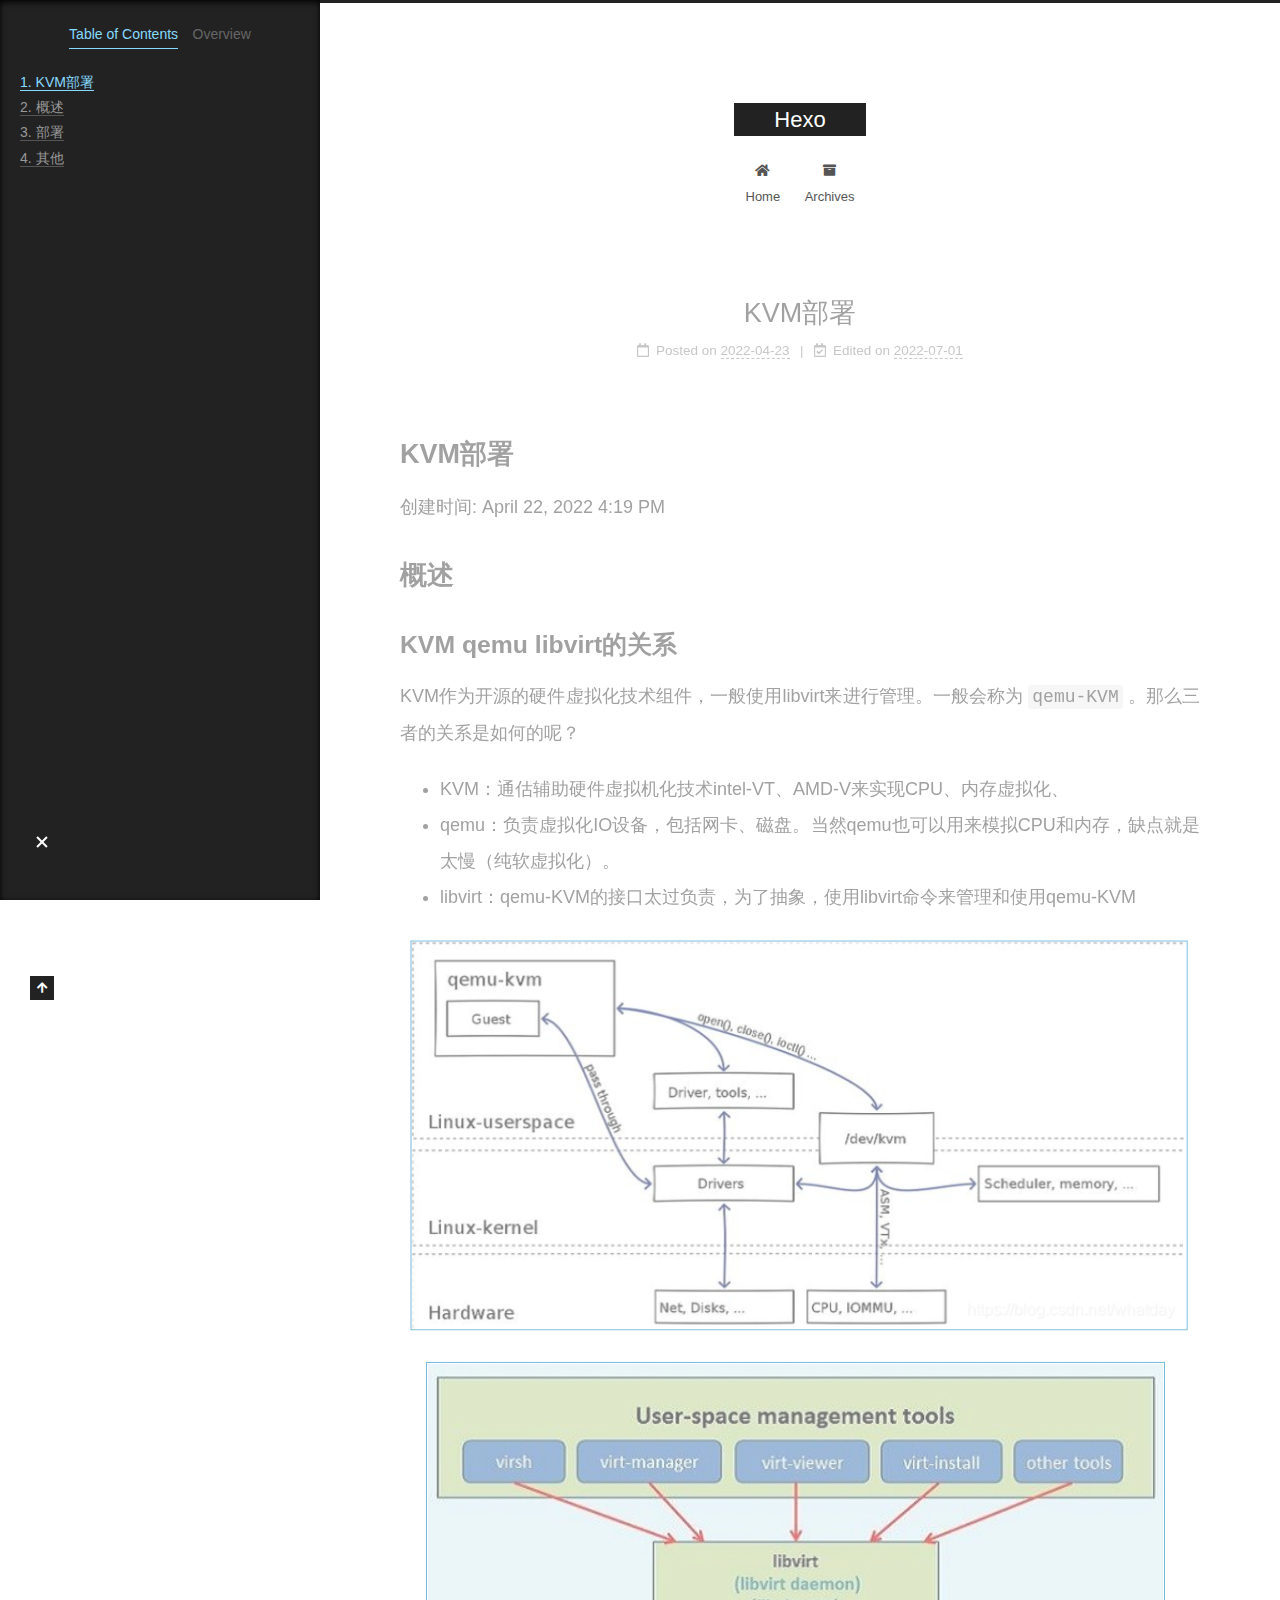
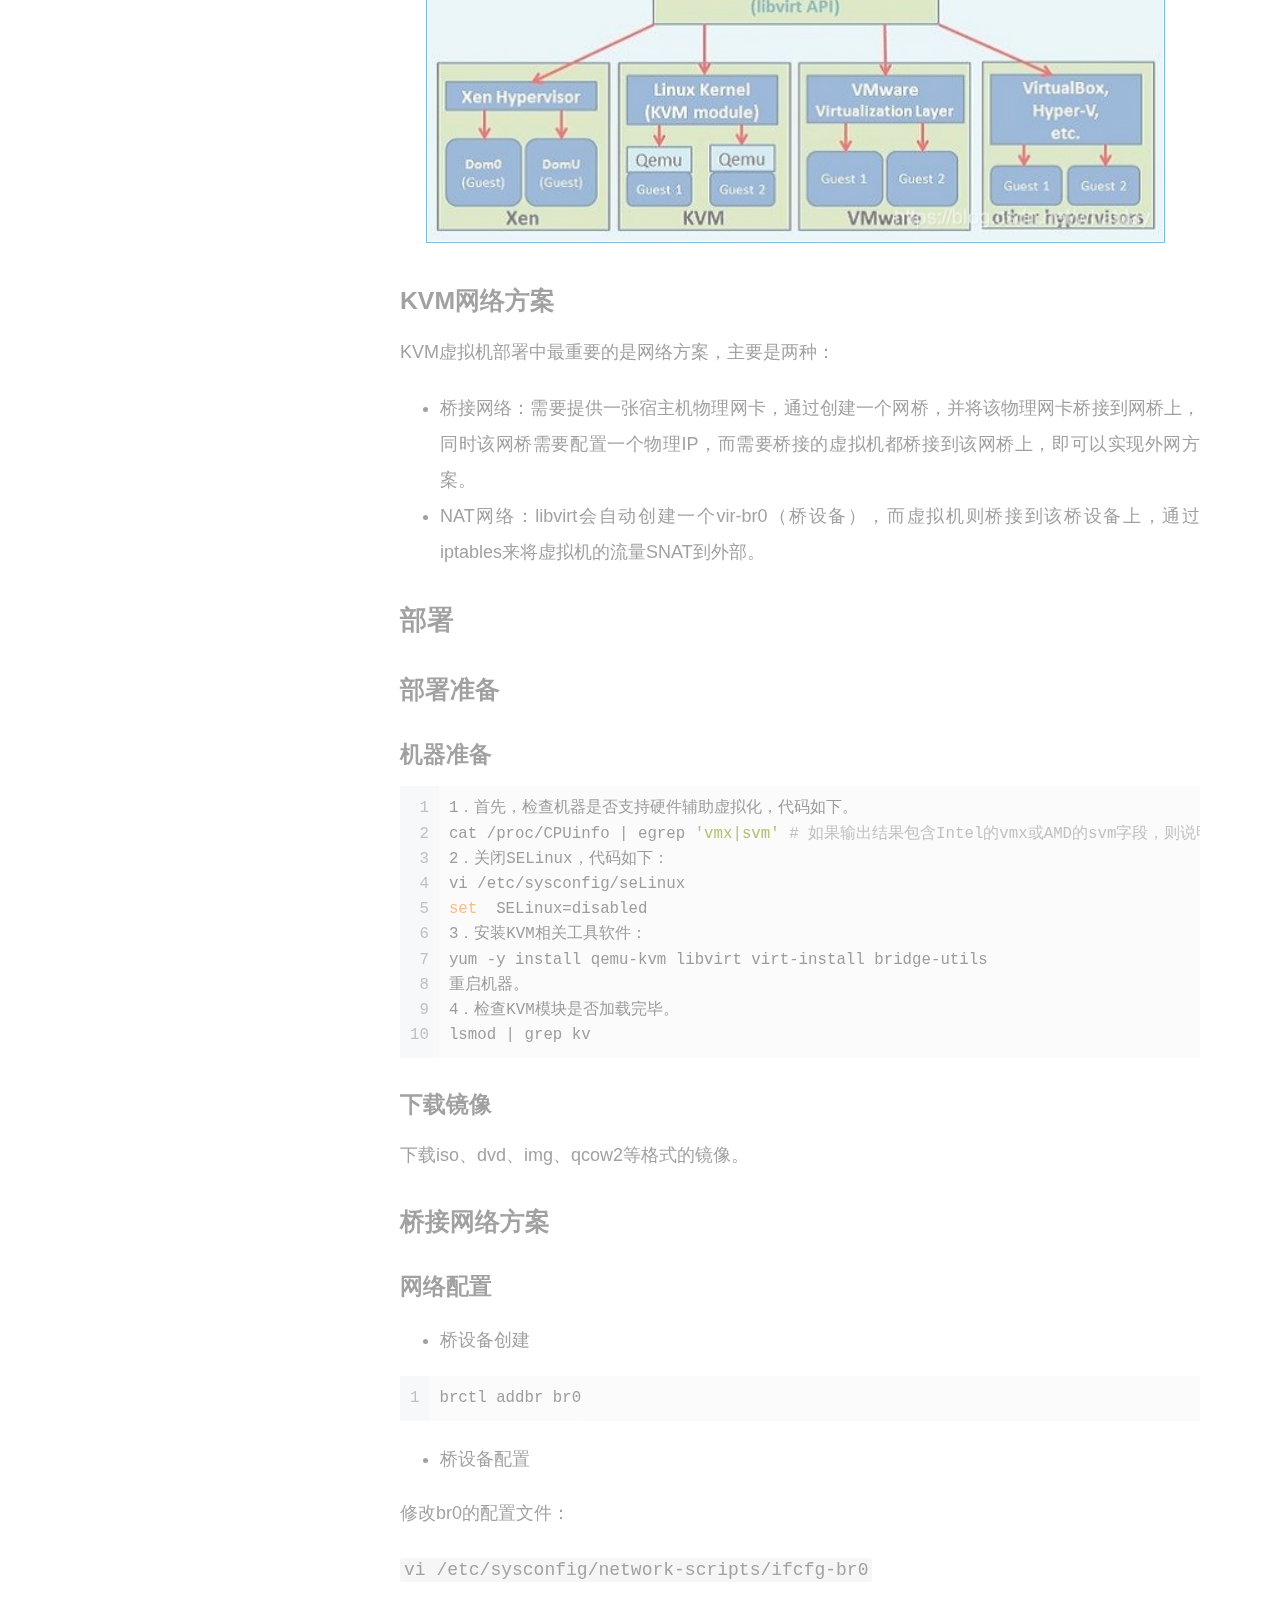
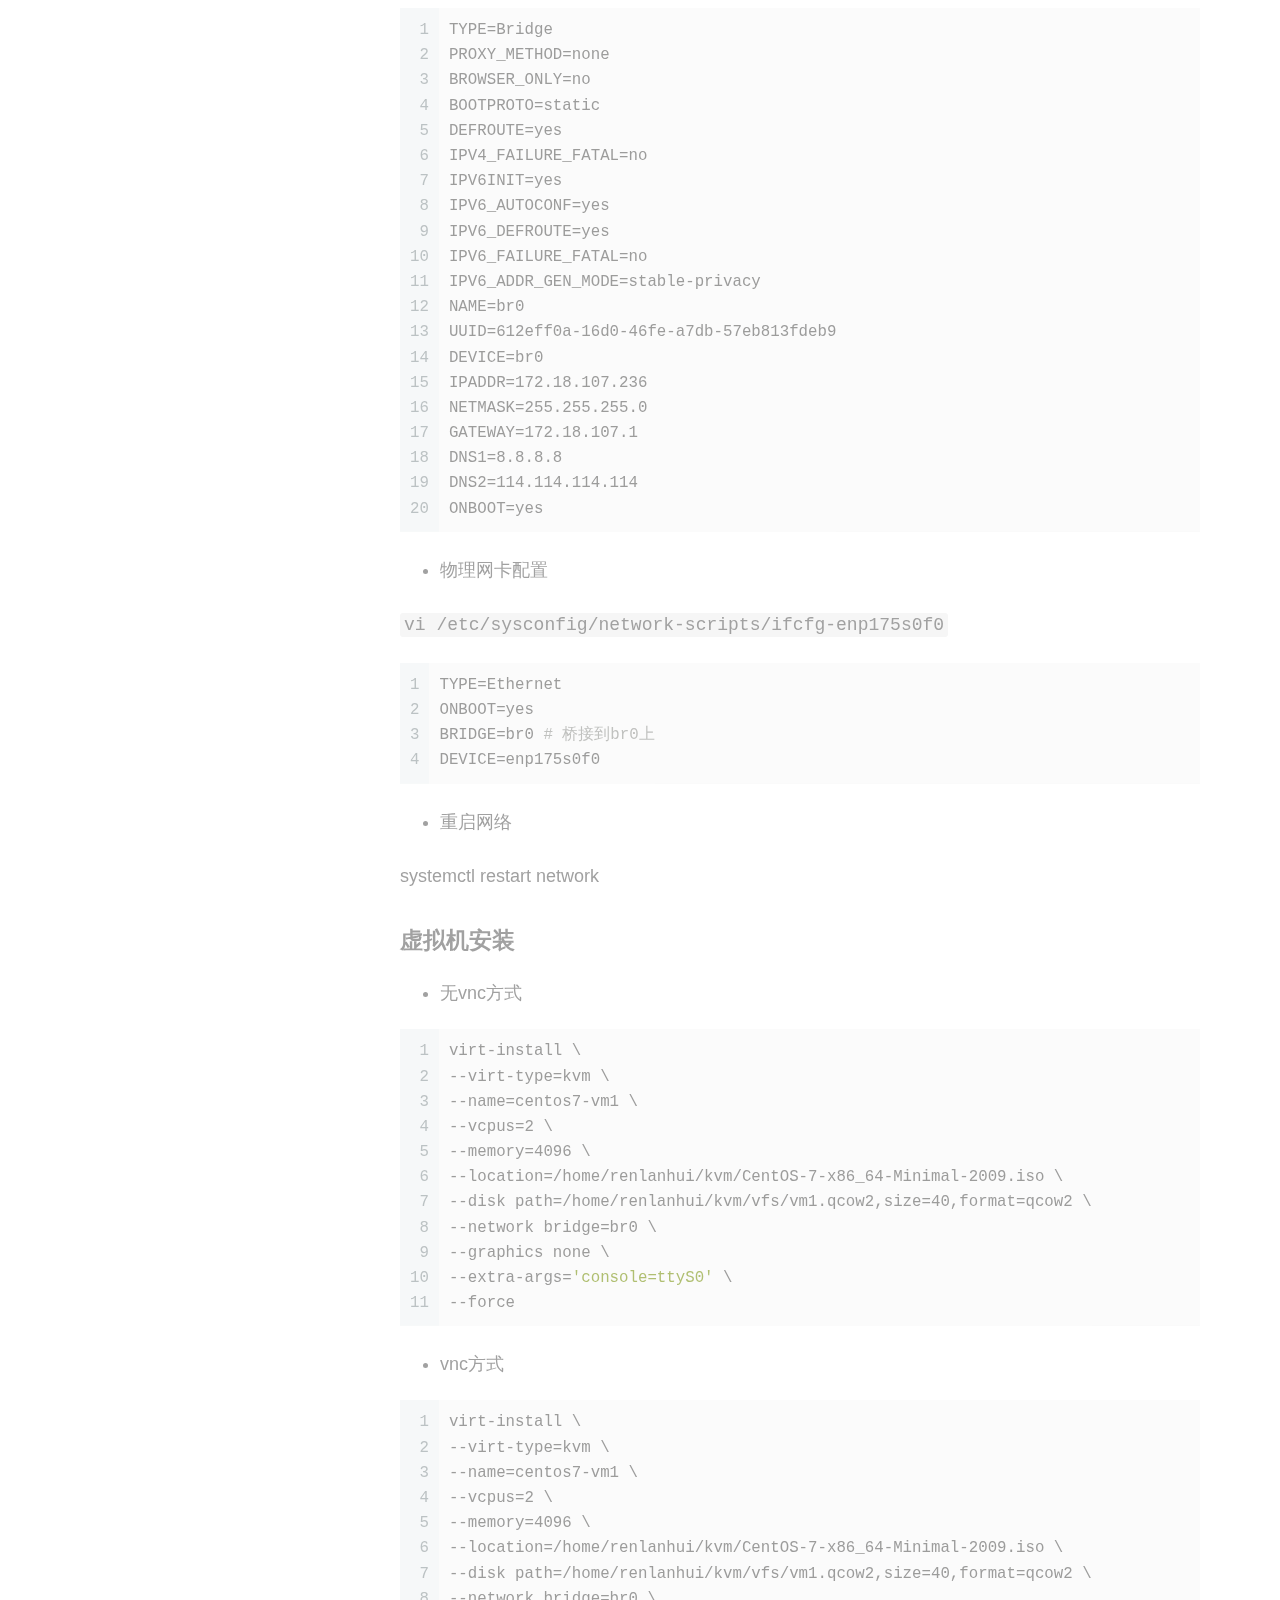
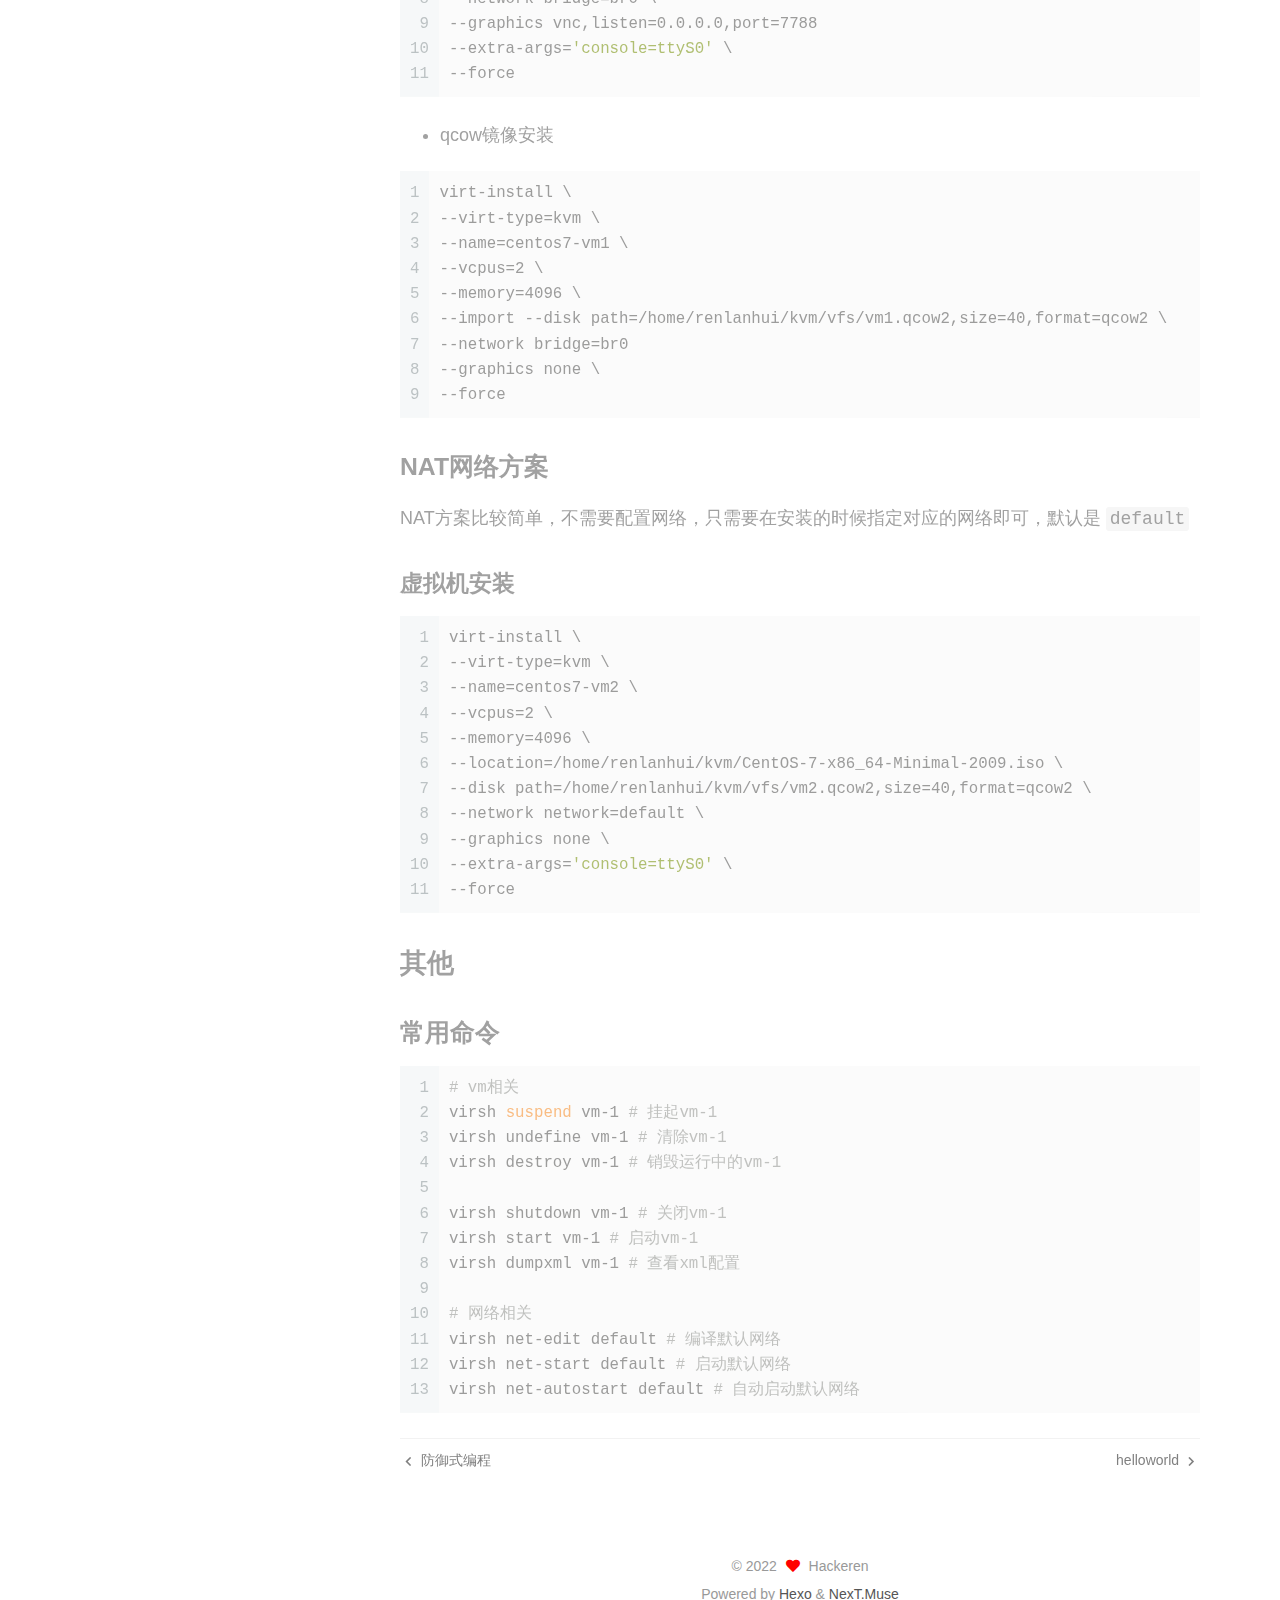
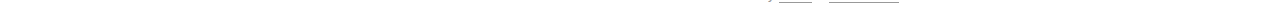
<file: 2022/04/23/KVM部署/index.html>
<!DOCTYPE html>
<html lang="en">
<head>
  <meta charset="UTF-8">
<meta name="viewport" content="width=device-width, initial-scale=1, maximum-scale=2">
<meta name="theme-color" content="#222">
<meta name="generator" content="Hexo 5.4.0">
  <link rel="apple-touch-icon" sizes="180x180" href="/images/apple-touch-icon-next.png">
  <link rel="icon" type="image/png" sizes="32x32" href="/images/favicon-32x32-next.png">
  <link rel="icon" type="image/png" sizes="16x16" href="/images/favicon-16x16-next.png">
  <link rel="mask-icon" href="/images/logo.svg" color="#222">

<link rel="stylesheet" href="/css/main.css">


<link rel="stylesheet" href="/lib/font-awesome/css/all.min.css">

<script id="hexo-configurations">
    var NexT = window.NexT || {};
    var CONFIG = {"hostname":"example.com","root":"/","scheme":"Muse","version":"7.8.0","exturl":false,"sidebar":{"position":"left","display":"post","padding":18,"offset":12,"onmobile":false},"copycode":{"enable":false,"show_result":false,"style":null},"back2top":{"enable":true,"sidebar":false,"scrollpercent":false},"bookmark":{"enable":false,"color":"#222","save":"auto"},"fancybox":false,"mediumzoom":false,"lazyload":false,"pangu":false,"comments":{"style":"tabs","active":null,"storage":true,"lazyload":false,"nav":null},"algolia":{"hits":{"per_page":10},"labels":{"input_placeholder":"Search for Posts","hits_empty":"We didn't find any results for the search: ${query}","hits_stats":"${hits} results found in ${time} ms"}},"localsearch":{"enable":false,"trigger":"auto","top_n_per_article":1,"unescape":false,"preload":false},"motion":{"enable":true,"async":false,"transition":{"post_block":"fadeIn","post_header":"slideDownIn","post_body":"slideDownIn","coll_header":"slideLeftIn","sidebar":"slideUpIn"}}};
  </script>

  <meta name="description" content="KVM部署创建时间: April 22, 2022 4:19 PM 概述KVM qemu libvirt的关系KVM作为开源的硬件虚拟化技术组件，一般使用libvirt来进行管理。一般会称为 qemu-KVM 。那么三者的关系是如何的呢？  KVM：通估辅助硬件虚拟机化技术intel-VT、AMD-V来实现CPU、内存虚拟化、 qemu：负责虚拟化IO设备，包括网卡、磁盘。当然qemu也可以用来模">
<meta property="og:type" content="article">
<meta property="og:title" content="KVM部署">
<meta property="og:url" content="http://example.com/2022/04/23/KVM%E9%83%A8%E7%BD%B2/index.html">
<meta property="og:site_name" content="Hexo">
<meta property="og:description" content="KVM部署创建时间: April 22, 2022 4:19 PM 概述KVM qemu libvirt的关系KVM作为开源的硬件虚拟化技术组件，一般使用libvirt来进行管理。一般会称为 qemu-KVM 。那么三者的关系是如何的呢？  KVM：通估辅助硬件虚拟机化技术intel-VT、AMD-V来实现CPU、内存虚拟化、 qemu：负责虚拟化IO设备，包括网卡、磁盘。当然qemu也可以用来模">
<meta property="og:locale" content="en_US">
<meta property="og:image" content="http://example.com/2022/04/23/KVM%E9%83%A8%E7%BD%B2/kvm.png">
<meta property="og:image" content="http://example.com/2022/04/23/KVM%E9%83%A8%E7%BD%B2/libvirt.png">
<meta property="article:published_time" content="2022-04-22T23:04:11.000Z">
<meta property="article:modified_time" content="2022-06-30T22:43:43.084Z">
<meta property="article:author" content="Hackeren">
<meta name="twitter:card" content="summary">
<meta name="twitter:image" content="http://example.com/2022/04/23/KVM%E9%83%A8%E7%BD%B2/kvm.png">

<link rel="canonical" href="http://example.com/2022/04/23/KVM%E9%83%A8%E7%BD%B2/">


<script id="page-configurations">
  // https://hexo.io/docs/variables.html
  CONFIG.page = {
    sidebar: "",
    isHome : false,
    isPost : true,
    lang   : 'en'
  };
</script>

  <title>KVM部署 | Hexo</title>
  






  <noscript>
  <style>
  .use-motion .brand,
  .use-motion .menu-item,
  .sidebar-inner,
  .use-motion .post-block,
  .use-motion .pagination,
  .use-motion .comments,
  .use-motion .post-header,
  .use-motion .post-body,
  .use-motion .collection-header { opacity: initial; }

  .use-motion .site-title,
  .use-motion .site-subtitle {
    opacity: initial;
    top: initial;
  }

  .use-motion .logo-line-before i { left: initial; }
  .use-motion .logo-line-after i { right: initial; }
  </style>
</noscript>

</head>

<body itemscope itemtype="http://schema.org/WebPage">
  <div class="container use-motion">
    <div class="headband"></div>

    <header class="header" itemscope itemtype="http://schema.org/WPHeader">
      <div class="header-inner"><div class="site-brand-container">
  <div class="site-nav-toggle">
    <div class="toggle" aria-label="Toggle navigation bar">
      <span class="toggle-line toggle-line-first"></span>
      <span class="toggle-line toggle-line-middle"></span>
      <span class="toggle-line toggle-line-last"></span>
    </div>
  </div>

  <div class="site-meta">

    <a href="/" class="brand" rel="start">
      <span class="logo-line-before"><i></i></span>
      <h1 class="site-title">Hexo</h1>
      <span class="logo-line-after"><i></i></span>
    </a>
  </div>

  <div class="site-nav-right">
    <div class="toggle popup-trigger">
    </div>
  </div>
</div>




<nav class="site-nav">
  <ul id="menu" class="main-menu menu">
        <li class="menu-item menu-item-home">

    <a href="/" rel="section"><i class="fa fa-home fa-fw"></i>Home</a>

  </li>
        <li class="menu-item menu-item-archives">

    <a href="/archives/" rel="section"><i class="fa fa-archive fa-fw"></i>Archives</a>

  </li>
  </ul>
</nav>




</div>
    </header>

    
  <div class="back-to-top">
    <i class="fa fa-arrow-up"></i>
    <span>0%</span>
  </div>


    <main class="main">
      <div class="main-inner">
        <div class="content-wrap">
          

          <div class="content post posts-expand">
            

    
  
  
  <article itemscope itemtype="http://schema.org/Article" class="post-block" lang="en">
    <link itemprop="mainEntityOfPage" href="http://example.com/2022/04/23/KVM%E9%83%A8%E7%BD%B2/">

    <span hidden itemprop="author" itemscope itemtype="http://schema.org/Person">
      <meta itemprop="image" content="/images/avatar.gif">
      <meta itemprop="name" content="Hackeren">
      <meta itemprop="description" content="">
    </span>

    <span hidden itemprop="publisher" itemscope itemtype="http://schema.org/Organization">
      <meta itemprop="name" content="Hexo">
    </span>
      <header class="post-header">
        <h1 class="post-title" itemprop="name headline">
          KVM部署
        </h1>

        <div class="post-meta">
            <span class="post-meta-item">
              <span class="post-meta-item-icon">
                <i class="far fa-calendar"></i>
              </span>
              <span class="post-meta-item-text">Posted on</span>

              <time title="Created: 2022-04-23 07:04:11" itemprop="dateCreated datePublished" datetime="2022-04-23T07:04:11+08:00">2022-04-23</time>
            </span>
              <span class="post-meta-item">
                <span class="post-meta-item-icon">
                  <i class="far fa-calendar-check"></i>
                </span>
                <span class="post-meta-item-text">Edited on</span>
                <time title="Modified: 2022-07-01 06:43:43" itemprop="dateModified" datetime="2022-07-01T06:43:43+08:00">2022-07-01</time>
              </span>

          

        </div>
      </header>

    
    
    
    <div class="post-body" itemprop="articleBody">

      
        <h1 id="KVM部署"><a href="#KVM部署" class="headerlink" title="KVM部署"></a>KVM部署</h1><p>创建时间: April 22, 2022 4:19 PM</p>
<h1 id="概述"><a href="#概述" class="headerlink" title="概述"></a>概述</h1><h2 id="KVM-qemu-libvirt的关系"><a href="#KVM-qemu-libvirt的关系" class="headerlink" title="KVM qemu libvirt的关系"></a>KVM qemu libvirt的关系</h2><p>KVM作为开源的硬件虚拟化技术组件，一般使用libvirt来进行管理。一般会称为 <code>qemu-KVM</code> 。那么三者的关系是如何的呢？</p>
<ul>
<li>KVM：通估辅助硬件虚拟机化技术intel-VT、AMD-V来实现CPU、内存虚拟化、</li>
<li>qemu：负责虚拟化IO设备，包括网卡、磁盘。当然qemu也可以用来模拟CPU和内存，缺点就是太慢（纯软虚拟化）。</li>
<li>libvirt：qemu-KVM的接口太过负责，为了抽象，使用libvirt命令来管理和使用qemu-KVM</li>
</ul>
<p><img src="/2022/04/23/KVM%E9%83%A8%E7%BD%B2/kvm.png" alt="kvm"></p>
<p><img src="/2022/04/23/KVM%E9%83%A8%E7%BD%B2/libvirt.png" alt="libvirt"></p>
<h2 id="KVM网络方案"><a href="#KVM网络方案" class="headerlink" title="KVM网络方案"></a>KVM网络方案</h2><p>KVM虚拟机部署中最重要的是网络方案，主要是两种：</p>
<ul>
<li>桥接网络：需要提供一张宿主机物理网卡，通过创建一个网桥，并将该物理网卡桥接到网桥上，同时该网桥需要配置一个物理IP，而需要桥接的虚拟机都桥接到该网桥上，即可以实现外网方案。</li>
<li>NAT网络：libvirt会自动创建一个vir-br0（桥设备），而虚拟机则桥接到该桥设备上，通过iptables来将虚拟机的流量SNAT到外部。</li>
</ul>
<h1 id="部署"><a href="#部署" class="headerlink" title="部署"></a>部署</h1><h2 id="部署准备"><a href="#部署准备" class="headerlink" title="部署准备"></a>部署准备</h2><h3 id="机器准备"><a href="#机器准备" class="headerlink" title="机器准备"></a>机器准备</h3><figure class="highlight bash"><table><tr><td class="gutter"><pre><span class="line">1</span><br><span class="line">2</span><br><span class="line">3</span><br><span class="line">4</span><br><span class="line">5</span><br><span class="line">6</span><br><span class="line">7</span><br><span class="line">8</span><br><span class="line">9</span><br><span class="line">10</span><br></pre></td><td class="code"><pre><span class="line">1．首先，检查机器是否支持硬件辅助虚拟化，代码如下。</span><br><span class="line">cat /proc/CPUinfo | egrep <span class="string">&#x27;vmx|svm&#x27;</span> <span class="comment"># 如果输出结果包含Intel的vmx或AMD的svm字段，则说明支持。</span></span><br><span class="line">2．关闭SELinux，代码如下：</span><br><span class="line">vi /etc/sysconfig/seLinux</span><br><span class="line"><span class="built_in">set</span>  SELinux=disabled</span><br><span class="line">3．安装KVM相关工具软件：</span><br><span class="line">yum -y install qemu-kvm libvirt virt-install bridge-utils</span><br><span class="line">重启机器。</span><br><span class="line">4．检查KVM模块是否加载完毕。</span><br><span class="line">lsmod | grep kv</span><br></pre></td></tr></table></figure>

<h3 id="下载镜像"><a href="#下载镜像" class="headerlink" title="下载镜像"></a>下载镜像</h3><p>下载iso、dvd、img、qcow2等格式的镜像。</p>
<h2 id="桥接网络方案"><a href="#桥接网络方案" class="headerlink" title="桥接网络方案"></a>桥接网络方案</h2><h3 id="网络配置"><a href="#网络配置" class="headerlink" title="网络配置"></a>网络配置</h3><ul>
<li>桥设备创建</li>
</ul>
<figure class="highlight bash"><table><tr><td class="gutter"><pre><span class="line">1</span><br></pre></td><td class="code"><pre><span class="line">brctl addbr br0</span><br></pre></td></tr></table></figure>

<ul>
<li>桥设备配置</li>
</ul>
<p>修改br0的配置文件：</p>
<p><code>vi /etc/sysconfig/network-scripts/ifcfg-br0</code></p>
<figure class="highlight bash"><table><tr><td class="gutter"><pre><span class="line">1</span><br><span class="line">2</span><br><span class="line">3</span><br><span class="line">4</span><br><span class="line">5</span><br><span class="line">6</span><br><span class="line">7</span><br><span class="line">8</span><br><span class="line">9</span><br><span class="line">10</span><br><span class="line">11</span><br><span class="line">12</span><br><span class="line">13</span><br><span class="line">14</span><br><span class="line">15</span><br><span class="line">16</span><br><span class="line">17</span><br><span class="line">18</span><br><span class="line">19</span><br><span class="line">20</span><br></pre></td><td class="code"><pre><span class="line">TYPE=Bridge</span><br><span class="line">PROXY_METHOD=none</span><br><span class="line">BROWSER_ONLY=no</span><br><span class="line">BOOTPROTO=static</span><br><span class="line">DEFROUTE=yes</span><br><span class="line">IPV4_FAILURE_FATAL=no</span><br><span class="line">IPV6INIT=yes</span><br><span class="line">IPV6_AUTOCONF=yes</span><br><span class="line">IPV6_DEFROUTE=yes</span><br><span class="line">IPV6_FAILURE_FATAL=no</span><br><span class="line">IPV6_ADDR_GEN_MODE=stable-privacy</span><br><span class="line">NAME=br0</span><br><span class="line">UUID=612eff0a-16d0-46fe-a7db-57eb813fdeb9</span><br><span class="line">DEVICE=br0</span><br><span class="line">IPADDR=172.18.107.236</span><br><span class="line">NETMASK=255.255.255.0</span><br><span class="line">GATEWAY=172.18.107.1</span><br><span class="line">DNS1=8.8.8.8</span><br><span class="line">DNS2=114.114.114.114</span><br><span class="line">ONBOOT=yes</span><br></pre></td></tr></table></figure>

<ul>
<li>物理网卡配置</li>
</ul>
<p><code>vi /etc/sysconfig/network-scripts/ifcfg-enp175s0f0</code></p>
<figure class="highlight bash"><table><tr><td class="gutter"><pre><span class="line">1</span><br><span class="line">2</span><br><span class="line">3</span><br><span class="line">4</span><br></pre></td><td class="code"><pre><span class="line">TYPE=Ethernet</span><br><span class="line">ONBOOT=yes</span><br><span class="line">BRIDGE=br0 <span class="comment"># 桥接到br0上</span></span><br><span class="line">DEVICE=enp175s0f0</span><br></pre></td></tr></table></figure>

<ul>
<li>重启网络</li>
</ul>
<p>systemctl restart network</p>
<h3 id="虚拟机安装"><a href="#虚拟机安装" class="headerlink" title="虚拟机安装"></a>虚拟机安装</h3><ul>
<li>无vnc方式</li>
</ul>
<figure class="highlight bash"><table><tr><td class="gutter"><pre><span class="line">1</span><br><span class="line">2</span><br><span class="line">3</span><br><span class="line">4</span><br><span class="line">5</span><br><span class="line">6</span><br><span class="line">7</span><br><span class="line">8</span><br><span class="line">9</span><br><span class="line">10</span><br><span class="line">11</span><br></pre></td><td class="code"><pre><span class="line">virt-install \</span><br><span class="line">--virt-type=kvm \</span><br><span class="line">--name=centos7-vm1 \</span><br><span class="line">--vcpus=2 \</span><br><span class="line">--memory=4096 \</span><br><span class="line">--location=/home/renlanhui/kvm/CentOS-7-x86_64-Minimal-2009.iso \</span><br><span class="line">--disk path=/home/renlanhui/kvm/vfs/vm1.qcow2,size=40,format=qcow2 \</span><br><span class="line">--network bridge=br0 \</span><br><span class="line">--graphics none \</span><br><span class="line">--extra-args=<span class="string">&#x27;console=ttyS0&#x27;</span> \</span><br><span class="line">--force</span><br></pre></td></tr></table></figure>

<ul>
<li>vnc方式</li>
</ul>
<figure class="highlight bash"><table><tr><td class="gutter"><pre><span class="line">1</span><br><span class="line">2</span><br><span class="line">3</span><br><span class="line">4</span><br><span class="line">5</span><br><span class="line">6</span><br><span class="line">7</span><br><span class="line">8</span><br><span class="line">9</span><br><span class="line">10</span><br><span class="line">11</span><br></pre></td><td class="code"><pre><span class="line">virt-install \</span><br><span class="line">--virt-type=kvm \</span><br><span class="line">--name=centos7-vm1 \</span><br><span class="line">--vcpus=2 \</span><br><span class="line">--memory=4096 \</span><br><span class="line">--location=/home/renlanhui/kvm/CentOS-7-x86_64-Minimal-2009.iso \</span><br><span class="line">--disk path=/home/renlanhui/kvm/vfs/vm1.qcow2,size=40,format=qcow2 \</span><br><span class="line">--network bridge=br0 \</span><br><span class="line">--graphics vnc,listen=0.0.0.0,port=7788</span><br><span class="line">--extra-args=<span class="string">&#x27;console=ttyS0&#x27;</span> \</span><br><span class="line">--force</span><br></pre></td></tr></table></figure>

<ul>
<li>qcow镜像安装</li>
</ul>
<figure class="highlight bash"><table><tr><td class="gutter"><pre><span class="line">1</span><br><span class="line">2</span><br><span class="line">3</span><br><span class="line">4</span><br><span class="line">5</span><br><span class="line">6</span><br><span class="line">7</span><br><span class="line">8</span><br><span class="line">9</span><br></pre></td><td class="code"><pre><span class="line">virt-install \</span><br><span class="line">--virt-type=kvm \</span><br><span class="line">--name=centos7-vm1 \</span><br><span class="line">--vcpus=2 \</span><br><span class="line">--memory=4096 \</span><br><span class="line">--import --disk path=/home/renlanhui/kvm/vfs/vm1.qcow2,size=40,format=qcow2 \</span><br><span class="line">--network bridge=br0</span><br><span class="line">--graphics none \</span><br><span class="line">--force</span><br></pre></td></tr></table></figure>

<h2 id="NAT网络方案"><a href="#NAT网络方案" class="headerlink" title="NAT网络方案"></a>NAT网络方案</h2><p>NAT方案比较简单，不需要配置网络，只需要在安装的时候指定对应的网络即可，默认是 <code>default</code></p>
<h3 id="虚拟机安装-1"><a href="#虚拟机安装-1" class="headerlink" title="虚拟机安装"></a>虚拟机安装</h3><figure class="highlight bash"><table><tr><td class="gutter"><pre><span class="line">1</span><br><span class="line">2</span><br><span class="line">3</span><br><span class="line">4</span><br><span class="line">5</span><br><span class="line">6</span><br><span class="line">7</span><br><span class="line">8</span><br><span class="line">9</span><br><span class="line">10</span><br><span class="line">11</span><br></pre></td><td class="code"><pre><span class="line">virt-install \</span><br><span class="line">--virt-type=kvm \</span><br><span class="line">--name=centos7-vm2 \</span><br><span class="line">--vcpus=2 \</span><br><span class="line">--memory=4096 \</span><br><span class="line">--location=/home/renlanhui/kvm/CentOS-7-x86_64-Minimal-2009.iso \</span><br><span class="line">--disk path=/home/renlanhui/kvm/vfs/vm2.qcow2,size=40,format=qcow2 \</span><br><span class="line">--network network=default \</span><br><span class="line">--graphics none \</span><br><span class="line">--extra-args=<span class="string">&#x27;console=ttyS0&#x27;</span> \</span><br><span class="line">--force</span><br></pre></td></tr></table></figure>

<h1 id="其他"><a href="#其他" class="headerlink" title="其他"></a>其他</h1><h2 id="常用命令"><a href="#常用命令" class="headerlink" title="常用命令"></a>常用命令</h2><figure class="highlight bash"><table><tr><td class="gutter"><pre><span class="line">1</span><br><span class="line">2</span><br><span class="line">3</span><br><span class="line">4</span><br><span class="line">5</span><br><span class="line">6</span><br><span class="line">7</span><br><span class="line">8</span><br><span class="line">9</span><br><span class="line">10</span><br><span class="line">11</span><br><span class="line">12</span><br><span class="line">13</span><br></pre></td><td class="code"><pre><span class="line"><span class="comment"># vm相关</span></span><br><span class="line">virsh <span class="built_in">suspend</span> vm-1 <span class="comment"># 挂起vm-1</span></span><br><span class="line">virsh undefine vm-1 <span class="comment"># 清除vm-1</span></span><br><span class="line">virsh destroy vm-1 <span class="comment"># 销毁运行中的vm-1</span></span><br><span class="line"></span><br><span class="line">virsh shutdown vm-1 <span class="comment"># 关闭vm-1</span></span><br><span class="line">virsh start vm-1 <span class="comment"># 启动vm-1</span></span><br><span class="line">virsh dumpxml vm-1 <span class="comment"># 查看xml配置</span></span><br><span class="line"></span><br><span class="line"><span class="comment"># 网络相关</span></span><br><span class="line">virsh net-edit default <span class="comment"># 编译默认网络</span></span><br><span class="line">virsh net-start default <span class="comment"># 启动默认网络</span></span><br><span class="line">virsh net-autostart default <span class="comment"># 自动启动默认网络</span></span><br></pre></td></tr></table></figure>

    </div>

    
    
    

      <footer class="post-footer">

        


        
    <div class="post-nav">
      <div class="post-nav-item">
    <a href="/2021/07/10/%E9%98%B2%E5%BE%A1%E5%BC%8F%E7%BC%96%E7%A8%8B/" rel="prev" title="防御式编程">
      <i class="fa fa-chevron-left"></i> 防御式编程
    </a></div>
      <div class="post-nav-item">
    <a href="/2022/07/01/helloworld/" rel="next" title="helloworld">
      helloworld <i class="fa fa-chevron-right"></i>
    </a></div>
    </div>
      </footer>
    
  </article>
  
  
  



          </div>
          

<script>
  window.addEventListener('tabs:register', () => {
    let { activeClass } = CONFIG.comments;
    if (CONFIG.comments.storage) {
      activeClass = localStorage.getItem('comments_active') || activeClass;
    }
    if (activeClass) {
      let activeTab = document.querySelector(`a[href="#comment-${activeClass}"]`);
      if (activeTab) {
        activeTab.click();
      }
    }
  });
  if (CONFIG.comments.storage) {
    window.addEventListener('tabs:click', event => {
      if (!event.target.matches('.tabs-comment .tab-content .tab-pane')) return;
      let commentClass = event.target.classList[1];
      localStorage.setItem('comments_active', commentClass);
    });
  }
</script>

        </div>
          
  
  <div class="toggle sidebar-toggle">
    <span class="toggle-line toggle-line-first"></span>
    <span class="toggle-line toggle-line-middle"></span>
    <span class="toggle-line toggle-line-last"></span>
  </div>

  <aside class="sidebar">
    <div class="sidebar-inner">

      <ul class="sidebar-nav motion-element">
        <li class="sidebar-nav-toc">
          Table of Contents
        </li>
        <li class="sidebar-nav-overview">
          Overview
        </li>
      </ul>

      <!--noindex-->
      <div class="post-toc-wrap sidebar-panel">
          <div class="post-toc motion-element"><ol class="nav"><li class="nav-item nav-level-1"><a class="nav-link" href="#KVM%E9%83%A8%E7%BD%B2"><span class="nav-number">1.</span> <span class="nav-text">KVM部署</span></a></li><li class="nav-item nav-level-1"><a class="nav-link" href="#%E6%A6%82%E8%BF%B0"><span class="nav-number">2.</span> <span class="nav-text">概述</span></a><ol class="nav-child"><li class="nav-item nav-level-2"><a class="nav-link" href="#KVM-qemu-libvirt%E7%9A%84%E5%85%B3%E7%B3%BB"><span class="nav-number">2.1.</span> <span class="nav-text">KVM qemu libvirt的关系</span></a></li><li class="nav-item nav-level-2"><a class="nav-link" href="#KVM%E7%BD%91%E7%BB%9C%E6%96%B9%E6%A1%88"><span class="nav-number">2.2.</span> <span class="nav-text">KVM网络方案</span></a></li></ol></li><li class="nav-item nav-level-1"><a class="nav-link" href="#%E9%83%A8%E7%BD%B2"><span class="nav-number">3.</span> <span class="nav-text">部署</span></a><ol class="nav-child"><li class="nav-item nav-level-2"><a class="nav-link" href="#%E9%83%A8%E7%BD%B2%E5%87%86%E5%A4%87"><span class="nav-number">3.1.</span> <span class="nav-text">部署准备</span></a><ol class="nav-child"><li class="nav-item nav-level-3"><a class="nav-link" href="#%E6%9C%BA%E5%99%A8%E5%87%86%E5%A4%87"><span class="nav-number">3.1.1.</span> <span class="nav-text">机器准备</span></a></li><li class="nav-item nav-level-3"><a class="nav-link" href="#%E4%B8%8B%E8%BD%BD%E9%95%9C%E5%83%8F"><span class="nav-number">3.1.2.</span> <span class="nav-text">下载镜像</span></a></li></ol></li><li class="nav-item nav-level-2"><a class="nav-link" href="#%E6%A1%A5%E6%8E%A5%E7%BD%91%E7%BB%9C%E6%96%B9%E6%A1%88"><span class="nav-number">3.2.</span> <span class="nav-text">桥接网络方案</span></a><ol class="nav-child"><li class="nav-item nav-level-3"><a class="nav-link" href="#%E7%BD%91%E7%BB%9C%E9%85%8D%E7%BD%AE"><span class="nav-number">3.2.1.</span> <span class="nav-text">网络配置</span></a></li><li class="nav-item nav-level-3"><a class="nav-link" href="#%E8%99%9A%E6%8B%9F%E6%9C%BA%E5%AE%89%E8%A3%85"><span class="nav-number">3.2.2.</span> <span class="nav-text">虚拟机安装</span></a></li></ol></li><li class="nav-item nav-level-2"><a class="nav-link" href="#NAT%E7%BD%91%E7%BB%9C%E6%96%B9%E6%A1%88"><span class="nav-number">3.3.</span> <span class="nav-text">NAT网络方案</span></a><ol class="nav-child"><li class="nav-item nav-level-3"><a class="nav-link" href="#%E8%99%9A%E6%8B%9F%E6%9C%BA%E5%AE%89%E8%A3%85-1"><span class="nav-number">3.3.1.</span> <span class="nav-text">虚拟机安装</span></a></li></ol></li></ol></li><li class="nav-item nav-level-1"><a class="nav-link" href="#%E5%85%B6%E4%BB%96"><span class="nav-number">4.</span> <span class="nav-text">其他</span></a><ol class="nav-child"><li class="nav-item nav-level-2"><a class="nav-link" href="#%E5%B8%B8%E7%94%A8%E5%91%BD%E4%BB%A4"><span class="nav-number">4.1.</span> <span class="nav-text">常用命令</span></a></li></ol></li></ol></div>
      </div>
      <!--/noindex-->

      <div class="site-overview-wrap sidebar-panel">
        <div class="site-author motion-element" itemprop="author" itemscope itemtype="http://schema.org/Person">
  <p class="site-author-name" itemprop="name">Hackeren</p>
  <div class="site-description" itemprop="description"></div>
</div>
<div class="site-state-wrap motion-element">
  <nav class="site-state">
      <div class="site-state-item site-state-posts">
          <a href="/archives/">
        
          <span class="site-state-item-count">4</span>
          <span class="site-state-item-name">posts</span>
        </a>
      </div>
      <div class="site-state-item site-state-tags">
        <span class="site-state-item-count">2</span>
        <span class="site-state-item-name">tags</span>
      </div>
  </nav>
</div>



      </div>

    </div>
  </aside>
  <div id="sidebar-dimmer"></div>


      </div>
    </main>

    <footer class="footer">
      <div class="footer-inner">
        

        

<div class="copyright">
  
  &copy; 
  <span itemprop="copyrightYear">2022</span>
  <span class="with-love">
    <i class="fa fa-heart"></i>
  </span>
  <span class="author" itemprop="copyrightHolder">Hackeren</span>
</div>
  <div class="powered-by">Powered by <a href="https://hexo.io/" class="theme-link" rel="noopener" target="_blank">Hexo</a> & <a href="https://muse.theme-next.org/" class="theme-link" rel="noopener" target="_blank">NexT.Muse</a>
  </div>

        








      </div>
    </footer>
  </div>

  
  <script src="/lib/anime.min.js"></script>
  <script src="/lib/velocity/velocity.min.js"></script>
  <script src="/lib/velocity/velocity.ui.min.js"></script>

<script src="/js/utils.js"></script>

<script src="/js/motion.js"></script>


<script src="/js/schemes/muse.js"></script>


<script src="/js/next-boot.js"></script>




  















  

  

</body>
</html>
</file>
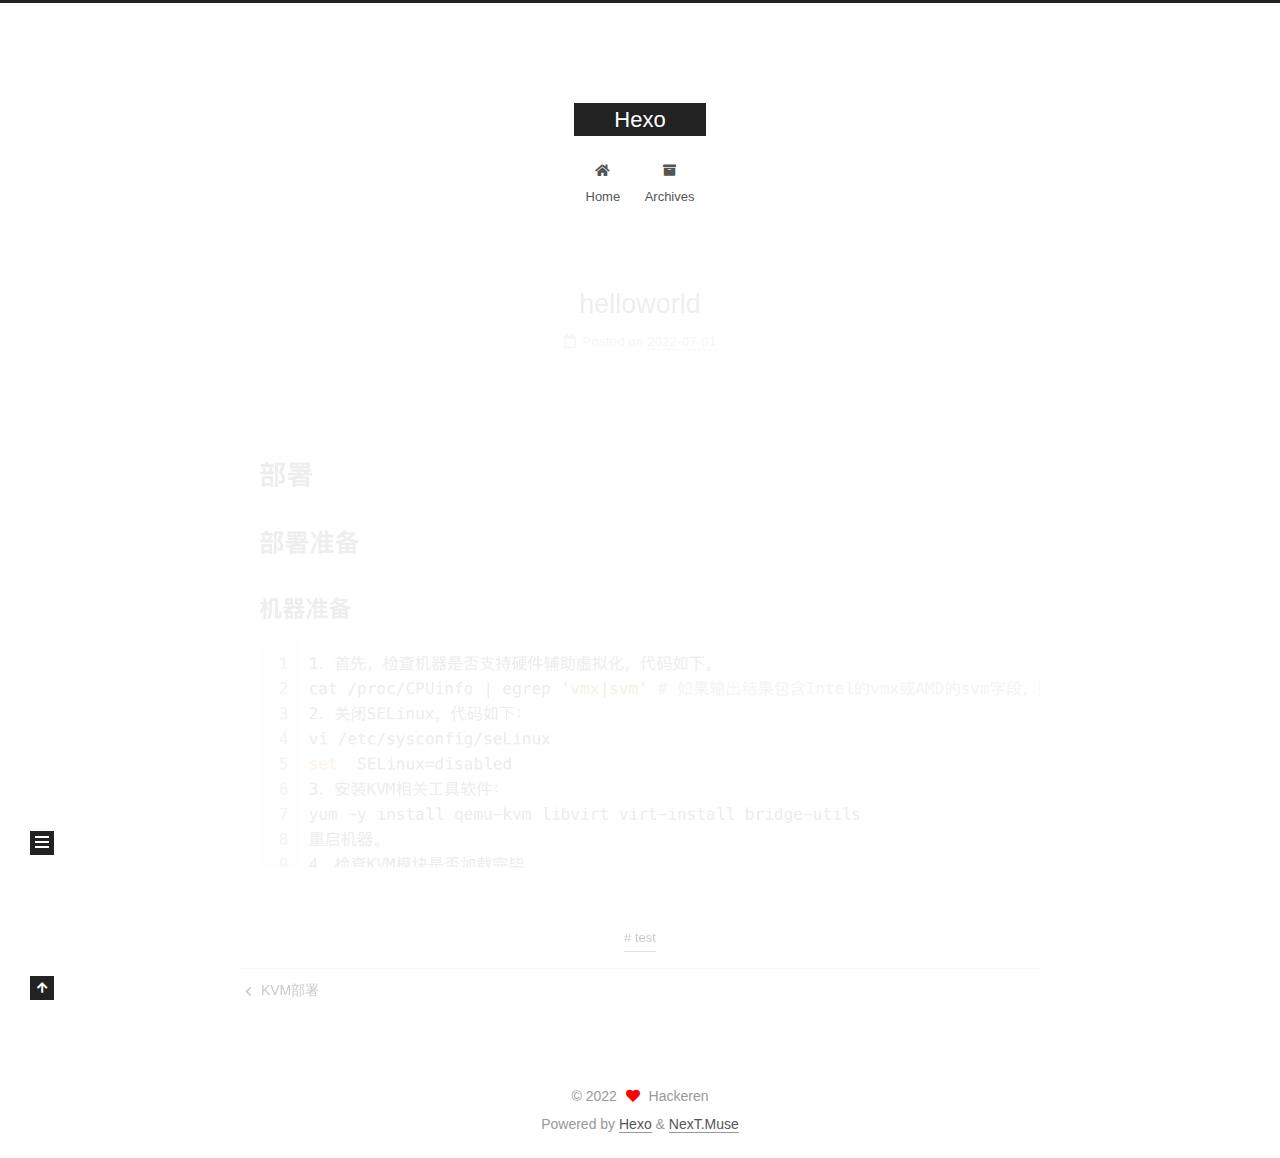
<file: 2022/07/01/helloworld/index.html>
<!DOCTYPE html>
<html lang="en">
<head>
  <meta charset="UTF-8">
<meta name="viewport" content="width=device-width, initial-scale=1, maximum-scale=2">
<meta name="theme-color" content="#222">
<meta name="generator" content="Hexo 5.4.0">
  <link rel="apple-touch-icon" sizes="180x180" href="/images/apple-touch-icon-next.png">
  <link rel="icon" type="image/png" sizes="32x32" href="/images/favicon-32x32-next.png">
  <link rel="icon" type="image/png" sizes="16x16" href="/images/favicon-16x16-next.png">
  <link rel="mask-icon" href="/images/logo.svg" color="#222">

<link rel="stylesheet" href="/css/main.css">


<link rel="stylesheet" href="/lib/font-awesome/css/all.min.css">

<script id="hexo-configurations">
    var NexT = window.NexT || {};
    var CONFIG = {"hostname":"example.com","root":"/","scheme":"Muse","version":"7.8.0","exturl":false,"sidebar":{"position":"left","display":"post","padding":18,"offset":12,"onmobile":false},"copycode":{"enable":false,"show_result":false,"style":null},"back2top":{"enable":true,"sidebar":false,"scrollpercent":false},"bookmark":{"enable":false,"color":"#222","save":"auto"},"fancybox":false,"mediumzoom":false,"lazyload":false,"pangu":false,"comments":{"style":"tabs","active":null,"storage":true,"lazyload":false,"nav":null},"algolia":{"hits":{"per_page":10},"labels":{"input_placeholder":"Search for Posts","hits_empty":"We didn't find any results for the search: ${query}","hits_stats":"${hits} results found in ${time} ms"}},"localsearch":{"enable":false,"trigger":"auto","top_n_per_article":1,"unescape":false,"preload":false},"motion":{"enable":true,"async":false,"transition":{"post_block":"fadeIn","post_header":"slideDownIn","post_body":"slideDownIn","coll_header":"slideLeftIn","sidebar":"slideUpIn"}}};
  </script>

  <meta property="og:type" content="article">
<meta property="og:title" content="helloworld">
<meta property="og:url" content="http://example.com/2022/07/01/helloworld/index.html">
<meta property="og:site_name" content="Hexo">
<meta property="og:locale" content="en_US">
<meta property="og:image" content="http://example.com/2022/07/01/helloworld/1.png">
<meta property="article:published_time" content="2022-06-30T22:44:43.000Z">
<meta property="article:modified_time" content="2022-06-30T22:53:57.502Z">
<meta property="article:author" content="Hackeren">
<meta property="article:tag" content="test">
<meta name="twitter:card" content="summary">
<meta name="twitter:image" content="http://example.com/2022/07/01/helloworld/1.png">

<link rel="canonical" href="http://example.com/2022/07/01/helloworld/">


<script id="page-configurations">
  // https://hexo.io/docs/variables.html
  CONFIG.page = {
    sidebar: "",
    isHome : false,
    isPost : true,
    lang   : 'en'
  };
</script>

  <title>helloworld | Hexo</title>
  






  <noscript>
  <style>
  .use-motion .brand,
  .use-motion .menu-item,
  .sidebar-inner,
  .use-motion .post-block,
  .use-motion .pagination,
  .use-motion .comments,
  .use-motion .post-header,
  .use-motion .post-body,
  .use-motion .collection-header { opacity: initial; }

  .use-motion .site-title,
  .use-motion .site-subtitle {
    opacity: initial;
    top: initial;
  }

  .use-motion .logo-line-before i { left: initial; }
  .use-motion .logo-line-after i { right: initial; }
  </style>
</noscript>

</head>

<body itemscope itemtype="http://schema.org/WebPage">
  <div class="container use-motion">
    <div class="headband"></div>

    <header class="header" itemscope itemtype="http://schema.org/WPHeader">
      <div class="header-inner"><div class="site-brand-container">
  <div class="site-nav-toggle">
    <div class="toggle" aria-label="Toggle navigation bar">
      <span class="toggle-line toggle-line-first"></span>
      <span class="toggle-line toggle-line-middle"></span>
      <span class="toggle-line toggle-line-last"></span>
    </div>
  </div>

  <div class="site-meta">

    <a href="/" class="brand" rel="start">
      <span class="logo-line-before"><i></i></span>
      <h1 class="site-title">Hexo</h1>
      <span class="logo-line-after"><i></i></span>
    </a>
  </div>

  <div class="site-nav-right">
    <div class="toggle popup-trigger">
    </div>
  </div>
</div>




<nav class="site-nav">
  <ul id="menu" class="main-menu menu">
        <li class="menu-item menu-item-home">

    <a href="/" rel="section"><i class="fa fa-home fa-fw"></i>Home</a>

  </li>
        <li class="menu-item menu-item-archives">

    <a href="/archives/" rel="section"><i class="fa fa-archive fa-fw"></i>Archives</a>

  </li>
  </ul>
</nav>




</div>
    </header>

    
  <div class="back-to-top">
    <i class="fa fa-arrow-up"></i>
    <span>0%</span>
  </div>


    <main class="main">
      <div class="main-inner">
        <div class="content-wrap">
          

          <div class="content post posts-expand">
            

    
  
  
  <article itemscope itemtype="http://schema.org/Article" class="post-block" lang="en">
    <link itemprop="mainEntityOfPage" href="http://example.com/2022/07/01/helloworld/">

    <span hidden itemprop="author" itemscope itemtype="http://schema.org/Person">
      <meta itemprop="image" content="/images/avatar.gif">
      <meta itemprop="name" content="Hackeren">
      <meta itemprop="description" content="">
    </span>

    <span hidden itemprop="publisher" itemscope itemtype="http://schema.org/Organization">
      <meta itemprop="name" content="Hexo">
    </span>
      <header class="post-header">
        <h1 class="post-title" itemprop="name headline">
          helloworld
        </h1>

        <div class="post-meta">
            <span class="post-meta-item">
              <span class="post-meta-item-icon">
                <i class="far fa-calendar"></i>
              </span>
              <span class="post-meta-item-text">Posted on</span>
              

              <time title="Created: 2022-07-01 06:44:43 / Modified: 06:53:57" itemprop="dateCreated datePublished" datetime="2022-07-01T06:44:43+08:00">2022-07-01</time>
            </span>

          

        </div>
      </header>

    
    
    
    <div class="post-body" itemprop="articleBody">

      
        <p><img src="/2022/07/01/helloworld/1.png"></p>

    </div>

    
    
    

      <footer class="post-footer">
          <div class="post-tags">
              <a href="/tags/test/" rel="tag"># test</a>
          </div>

        


        
    <div class="post-nav">
      <div class="post-nav-item">
    <a href="/2022/04/23/KVM%E9%83%A8%E7%BD%B2/" rel="prev" title="KVM部署">
      <i class="fa fa-chevron-left"></i> KVM部署
    </a></div>
      <div class="post-nav-item"></div>
    </div>
      </footer>
    
  </article>
  
  
  



          </div>
          

<script>
  window.addEventListener('tabs:register', () => {
    let { activeClass } = CONFIG.comments;
    if (CONFIG.comments.storage) {
      activeClass = localStorage.getItem('comments_active') || activeClass;
    }
    if (activeClass) {
      let activeTab = document.querySelector(`a[href="#comment-${activeClass}"]`);
      if (activeTab) {
        activeTab.click();
      }
    }
  });
  if (CONFIG.comments.storage) {
    window.addEventListener('tabs:click', event => {
      if (!event.target.matches('.tabs-comment .tab-content .tab-pane')) return;
      let commentClass = event.target.classList[1];
      localStorage.setItem('comments_active', commentClass);
    });
  }
</script>

        </div>
          
  
  <div class="toggle sidebar-toggle">
    <span class="toggle-line toggle-line-first"></span>
    <span class="toggle-line toggle-line-middle"></span>
    <span class="toggle-line toggle-line-last"></span>
  </div>

  <aside class="sidebar">
    <div class="sidebar-inner">

      <ul class="sidebar-nav motion-element">
        <li class="sidebar-nav-toc">
          Table of Contents
        </li>
        <li class="sidebar-nav-overview">
          Overview
        </li>
      </ul>

      <!--noindex-->
      <div class="post-toc-wrap sidebar-panel">
      </div>
      <!--/noindex-->

      <div class="site-overview-wrap sidebar-panel">
        <div class="site-author motion-element" itemprop="author" itemscope itemtype="http://schema.org/Person">
  <p class="site-author-name" itemprop="name">Hackeren</p>
  <div class="site-description" itemprop="description"></div>
</div>
<div class="site-state-wrap motion-element">
  <nav class="site-state">
      <div class="site-state-item site-state-posts">
          <a href="/archives/">
        
          <span class="site-state-item-count">4</span>
          <span class="site-state-item-name">posts</span>
        </a>
      </div>
      <div class="site-state-item site-state-tags">
        <span class="site-state-item-count">2</span>
        <span class="site-state-item-name">tags</span>
      </div>
  </nav>
</div>



      </div>

    </div>
  </aside>
  <div id="sidebar-dimmer"></div>


      </div>
    </main>

    <footer class="footer">
      <div class="footer-inner">
        

        

<div class="copyright">
  
  &copy; 
  <span itemprop="copyrightYear">2022</span>
  <span class="with-love">
    <i class="fa fa-heart"></i>
  </span>
  <span class="author" itemprop="copyrightHolder">Hackeren</span>
</div>
  <div class="powered-by">Powered by <a href="https://hexo.io/" class="theme-link" rel="noopener" target="_blank">Hexo</a> & <a href="https://muse.theme-next.org/" class="theme-link" rel="noopener" target="_blank">NexT.Muse</a>
  </div>

        








      </div>
    </footer>
  </div>

  
  <script src="/lib/anime.min.js"></script>
  <script src="/lib/velocity/velocity.min.js"></script>
  <script src="/lib/velocity/velocity.ui.min.js"></script>

<script src="/js/utils.js"></script>

<script src="/js/motion.js"></script>


<script src="/js/schemes/muse.js"></script>


<script src="/js/next-boot.js"></script>




  















  

  

</body>
</html>
</file>
<file: css/main.css>
:root {
  --body-bg-color: #fff;
  --content-bg-color: #fff;
  --card-bg-color: #f5f5f5;
  --text-color: #555;
  --blockquote-color: #666;
  --link-color: #555;
  --link-hover-color: #222;
  --brand-color: #fff;
  --brand-hover-color: #fff;
  --table-row-odd-bg-color: #f9f9f9;
  --table-row-hover-bg-color: #f5f5f5;
  --menu-item-bg-color: #f5f5f5;
  --btn-default-bg: #222;
  --btn-default-color: #fff;
  --btn-default-border-color: #222;
  --btn-default-hover-bg: #fff;
  --btn-default-hover-color: #222;
  --btn-default-hover-border-color: #222;
}
html {
  line-height: 1.15; /* 1 */
  -webkit-text-size-adjust: 100%; /* 2 */
}
body {
  margin: 0;
}
main {
  display: block;
}
h1 {
  font-size: 2em;
  margin: 0.67em 0;
}
hr {
  box-sizing: content-box; /* 1 */
  height: 0; /* 1 */
  overflow: visible; /* 2 */
}
pre {
  font-family: monospace, monospace; /* 1 */
  font-size: 1em; /* 2 */
}
a {
  background: transparent;
}
abbr[title] {
  border-bottom: none; /* 1 */
  text-decoration: underline; /* 2 */
  text-decoration: underline dotted; /* 2 */
}
b,
strong {
  font-weight: bolder;
}
code,
kbd,
samp {
  font-family: monospace, monospace; /* 1 */
  font-size: 1em; /* 2 */
}
small {
  font-size: 80%;
}
sub,
sup {
  font-size: 75%;
  line-height: 0;
  position: relative;
  vertical-align: baseline;
}
sub {
  bottom: -0.25em;
}
sup {
  top: -0.5em;
}
img {
  border-style: none;
}
button,
input,
optgroup,
select,
textarea {
  font-family: inherit; /* 1 */
  font-size: 100%; /* 1 */
  line-height: 1.15; /* 1 */
  margin: 0; /* 2 */
}
button,
input {
/* 1 */
  overflow: visible;
}
button,
select {
/* 1 */
  text-transform: none;
}
button,
[type='button'],
[type='reset'],
[type='submit'] {
  -webkit-appearance: button;
}
button::-moz-focus-inner,
[type='button']::-moz-focus-inner,
[type='reset']::-moz-focus-inner,
[type='submit']::-moz-focus-inner {
  border-style: none;
  padding: 0;
}
button:-moz-focusring,
[type='button']:-moz-focusring,
[type='reset']:-moz-focusring,
[type='submit']:-moz-focusring {
  outline: 1px dotted ButtonText;
}
fieldset {
  padding: 0.35em 0.75em 0.625em;
}
legend {
  box-sizing: border-box; /* 1 */
  color: inherit; /* 2 */
  display: table; /* 1 */
  max-width: 100%; /* 1 */
  padding: 0; /* 3 */
  white-space: normal; /* 1 */
}
progress {
  vertical-align: baseline;
}
textarea {
  overflow: auto;
}
[type='checkbox'],
[type='radio'] {
  box-sizing: border-box; /* 1 */
  padding: 0; /* 2 */
}
[type='number']::-webkit-inner-spin-button,
[type='number']::-webkit-outer-spin-button {
  height: auto;
}
[type='search'] {
  outline-offset: -2px; /* 2 */
  -webkit-appearance: textfield; /* 1 */
}
[type='search']::-webkit-search-decoration {
  -webkit-appearance: none;
}
::-webkit-file-upload-button {
  font: inherit; /* 2 */
  -webkit-appearance: button; /* 1 */
}
details {
  display: block;
}
summary {
  display: list-item;
}
template {
  display: none;
}
[hidden] {
  display: none;
}
::selection {
  background: #262a30;
  color: #eee;
}
html,
body {
  height: 100%;
}
body {
  background: var(--body-bg-color);
  color: var(--text-color);
  font-family: 'Lato', "PingFang SC", "Microsoft YaHei", sans-serif;
  font-size: 1em;
  line-height: 2;
}
@media (max-width: 991px) {
  body {
    padding-left: 0 !important;
    padding-right: 0 !important;
  }
}
h1,
h2,
h3,
h4,
h5,
h6 {
  font-family: 'Lato', "PingFang SC", "Microsoft YaHei", sans-serif;
  font-weight: bold;
  line-height: 1.5;
  margin: 20px 0 15px;
}
h1 {
  font-size: 1.5em;
}
h2 {
  font-size: 1.375em;
}
h3 {
  font-size: 1.25em;
}
h4 {
  font-size: 1.125em;
}
h5 {
  font-size: 1em;
}
h6 {
  font-size: 0.875em;
}
p {
  margin: 0 0 20px 0;
}
a,
span.exturl {
  border-bottom: 1px solid #999;
  color: var(--link-color);
  outline: 0;
  text-decoration: none;
  overflow-wrap: break-word;
  word-wrap: break-word;
  cursor: pointer;
}
a:hover,
span.exturl:hover {
  border-bottom-color: var(--link-hover-color);
  color: var(--link-hover-color);
}
iframe,
img,
video {
  display: block;
  margin-left: auto;
  margin-right: auto;
  max-width: 100%;
}
hr {
  background-image: repeating-linear-gradient(-45deg, #ddd, #ddd 4px, transparent 4px, transparent 8px);
  border: 0;
  height: 3px;
  margin: 40px 0;
}
blockquote {
  border-left: 4px solid #ddd;
  color: var(--blockquote-color);
  margin: 0;
  padding: 0 15px;
}
blockquote cite::before {
  content: '-';
  padding: 0 5px;
}
dt {
  font-weight: bold;
}
dd {
  margin: 0;
  padding: 0;
}
kbd {
  background-color: #f5f5f5;
  background-image: linear-gradient(#eee, #fff, #eee);
  border: 1px solid #ccc;
  border-radius: 0.2em;
  box-shadow: 0.1em 0.1em 0.2em rgba(0,0,0,0.1);
  color: #555;
  font-family: inherit;
  padding: 0.1em 0.3em;
  white-space: nowrap;
}
.table-container {
  overflow: auto;
}
table {
  border-collapse: collapse;
  border-spacing: 0;
  font-size: 0.875em;
  margin: 0 0 20px 0;
  width: 100%;
}
tbody tr:nth-of-type(odd) {
  background: var(--table-row-odd-bg-color);
}
tbody tr:hover {
  background: var(--table-row-hover-bg-color);
}
caption,
th,
td {
  font-weight: normal;
  padding: 8px;
  vertical-align: middle;
}
th,
td {
  border: 1px solid #ddd;
  border-bottom: 3px solid #ddd;
}
th {
  font-weight: 700;
  padding-bottom: 10px;
}
td {
  border-bottom-width: 1px;
}
.btn {
  background: var(--btn-default-bg);
  border: 2px solid var(--btn-default-border-color);
  border-radius: 0;
  color: var(--btn-default-color);
  display: inline-block;
  font-size: 0.875em;
  line-height: 2;
  padding: 0 20px;
  text-decoration: none;
  transition-property: background-color;
  transition-delay: 0s;
  transition-duration: 0.2s;
  transition-timing-function: ease-in-out;
}
.btn:hover {
  background: var(--btn-default-hover-bg);
  border-color: var(--btn-default-hover-border-color);
  color: var(--btn-default-hover-color);
}
.btn + .btn {
  margin: 0 0 8px 8px;
}
.btn .fa-fw {
  text-align: left;
  width: 1.285714285714286em;
}
.toggle {
  line-height: 0;
}
.toggle .toggle-line {
  background: #fff;
  display: inline-block;
  height: 2px;
  left: 0;
  position: relative;
  top: 0;
  transition: all 0.4s;
  vertical-align: top;
  width: 100%;
}
.toggle .toggle-line:not(:first-child) {
  margin-top: 3px;
}
.toggle.toggle-arrow .toggle-line-first {
  left: 50%;
  top: 2px;
  transform: rotate(45deg);
  width: 50%;
}
.toggle.toggle-arrow .toggle-line-middle {
  left: 2px;
  width: 90%;
}
.toggle.toggle-arrow .toggle-line-last {
  left: 50%;
  top: -2px;
  transform: rotate(-45deg);
  width: 50%;
}
.toggle.toggle-close .toggle-line-first {
  transform: rotate(-45deg);
  top: 5px;
}
.toggle.toggle-close .toggle-line-middle {
  opacity: 0;
}
.toggle.toggle-close .toggle-line-last {
  transform: rotate(45deg);
  top: -5px;
}
.highlight,
pre {
  background: #f7f7f7;
  color: #4d4d4c;
  line-height: 1.6;
  margin: 0 auto 20px;
}
pre,
code {
  font-family: consolas, Menlo, monospace, "PingFang SC", "Microsoft YaHei";
}
code {
  background: #eee;
  border-radius: 3px;
  color: #555;
  padding: 2px 4px;
  overflow-wrap: break-word;
  word-wrap: break-word;
}
.highlight *::selection {
  background: #d6d6d6;
}
.highlight pre {
  border: 0;
  margin: 0;
  padding: 10px 0;
}
.highlight table {
  border: 0;
  margin: 0;
  width: auto;
}
.highlight td {
  border: 0;
  padding: 0;
}
.highlight figcaption {
  background: #eff2f3;
  color: #4d4d4c;
  display: flex;
  font-size: 0.875em;
  justify-content: space-between;
  line-height: 1.2;
  padding: 0.5em;
}
.highlight figcaption a {
  color: #4d4d4c;
}
.highlight figcaption a:hover {
  border-bottom-color: #4d4d4c;
}
.highlight .gutter {
  -moz-user-select: none;
  -ms-user-select: none;
  -webkit-user-select: none;
  user-select: none;
}
.highlight .gutter pre {
  background: #eff2f3;
  color: #869194;
  padding-left: 10px;
  padding-right: 10px;
  text-align: right;
}
.highlight .code pre {
  background: #f7f7f7;
  padding-left: 10px;
  width: 100%;
}
.gist table {
  width: auto;
}
.gist table td {
  border: 0;
}
pre {
  overflow: auto;
  padding: 10px;
}
pre code {
  background: none;
  color: #4d4d4c;
  font-size: 0.875em;
  padding: 0;
  text-shadow: none;
}
pre .deletion {
  background: #fdd;
}
pre .addition {
  background: #dfd;
}
pre .meta {
  color: #eab700;
  -moz-user-select: none;
  -ms-user-select: none;
  -webkit-user-select: none;
  user-select: none;
}
pre .comment {
  color: #8e908c;
}
pre .variable,
pre .attribute,
pre .tag,
pre .name,
pre .regexp,
pre .ruby .constant,
pre .xml .tag .title,
pre .xml .pi,
pre .xml .doctype,
pre .html .doctype,
pre .css .id,
pre .css .class,
pre .css .pseudo {
  color: #c82829;
}
pre .number,
pre .preprocessor,
pre .built_in,
pre .builtin-name,
pre .literal,
pre .params,
pre .constant,
pre .command {
  color: #f5871f;
}
pre .ruby .class .title,
pre .css .rules .attribute,
pre .string,
pre .symbol,
pre .value,
pre .inheritance,
pre .header,
pre .ruby .symbol,
pre .xml .cdata,
pre .special,
pre .formula {
  color: #718c00;
}
pre .title,
pre .css .hexcolor {
  color: #3e999f;
}
pre .function,
pre .python .decorator,
pre .python .title,
pre .ruby .function .title,
pre .ruby .title .keyword,
pre .perl .sub,
pre .javascript .title,
pre .coffeescript .title {
  color: #4271ae;
}
pre .keyword,
pre .javascript .function {
  color: #8959a8;
}
.blockquote-center {
  border-left: none;
  margin: 40px 0;
  padding: 0;
  position: relative;
  text-align: center;
}
.blockquote-center .fa {
  display: block;
  opacity: 0.6;
  position: absolute;
  width: 100%;
}
.blockquote-center .fa-quote-left {
  border-top: 1px solid #ccc;
  text-align: left;
  top: -20px;
}
.blockquote-center .fa-quote-right {
  border-bottom: 1px solid #ccc;
  text-align: right;
  bottom: -20px;
}
.blockquote-center p,
.blockquote-center div {
  text-align: center;
}
.post-body .group-picture img {
  margin: 0 auto;
  padding: 0 3px;
}
.group-picture-row {
  margin-bottom: 6px;
  overflow: hidden;
}
.group-picture-column {
  float: left;
  margin-bottom: 10px;
}
.post-body .label {
  color: #555;
  display: inline;
  padding: 0 2px;
}
.post-body .label.default {
  background: #f0f0f0;
}
.post-body .label.primary {
  background: #efe6f7;
}
.post-body .label.info {
  background: #e5f2f8;
}
.post-body .label.success {
  background: #e7f4e9;
}
.post-body .label.warning {
  background: #fcf6e1;
}
.post-body .label.danger {
  background: #fae8eb;
}
.post-body .tabs {
  margin-bottom: 20px;
}
.post-body .tabs,
.tabs-comment {
  display: block;
  padding-top: 10px;
  position: relative;
}
.post-body .tabs ul.nav-tabs,
.tabs-comment ul.nav-tabs {
  display: flex;
  flex-wrap: wrap;
  margin: 0;
  margin-bottom: -1px;
  padding: 0;
}
@media (max-width: 413px) {
  .post-body .tabs ul.nav-tabs,
  .tabs-comment ul.nav-tabs {
    display: block;
    margin-bottom: 5px;
  }
}
.post-body .tabs ul.nav-tabs li.tab,
.tabs-comment ul.nav-tabs li.tab {
  border-bottom: 1px solid #ddd;
  border-left: 1px solid transparent;
  border-right: 1px solid transparent;
  border-top: 3px solid transparent;
  flex-grow: 1;
  list-style-type: none;
  border-radius: 0 0 0 0;
}
@media (max-width: 413px) {
  .post-body .tabs ul.nav-tabs li.tab,
  .tabs-comment ul.nav-tabs li.tab {
    border-bottom: 1px solid transparent;
    border-left: 3px solid transparent;
    border-right: 1px solid transparent;
    border-top: 1px solid transparent;
  }
}
@media (max-width: 413px) {
  .post-body .tabs ul.nav-tabs li.tab,
  .tabs-comment ul.nav-tabs li.tab {
    border-radius: 0;
  }
}
.post-body .tabs ul.nav-tabs li.tab a,
.tabs-comment ul.nav-tabs li.tab a {
  border-bottom: initial;
  display: block;
  line-height: 1.8;
  outline: 0;
  padding: 0.25em 0.75em;
  text-align: center;
  transition-delay: 0s;
  transition-duration: 0.2s;
  transition-timing-function: ease-out;
}
.post-body .tabs ul.nav-tabs li.tab a i,
.tabs-comment ul.nav-tabs li.tab a i {
  width: 1.285714285714286em;
}
.post-body .tabs ul.nav-tabs li.tab.active,
.tabs-comment ul.nav-tabs li.tab.active {
  border-bottom: 1px solid transparent;
  border-left: 1px solid #ddd;
  border-right: 1px solid #ddd;
  border-top: 3px solid #fc6423;
}
@media (max-width: 413px) {
  .post-body .tabs ul.nav-tabs li.tab.active,
  .tabs-comment ul.nav-tabs li.tab.active {
    border-bottom: 1px solid #ddd;
    border-left: 3px solid #fc6423;
    border-right: 1px solid #ddd;
    border-top: 1px solid #ddd;
  }
}
.post-body .tabs ul.nav-tabs li.tab.active a,
.tabs-comment ul.nav-tabs li.tab.active a {
  color: var(--link-color);
  cursor: default;
}
.post-body .tabs .tab-content .tab-pane,
.tabs-comment .tab-content .tab-pane {
  border: 1px solid #ddd;
  border-top: 0;
  padding: 20px 20px 0 20px;
  border-radius: 0;
}
.post-body .tabs .tab-content .tab-pane:not(.active),
.tabs-comment .tab-content .tab-pane:not(.active) {
  display: none;
}
.post-body .tabs .tab-content .tab-pane.active,
.tabs-comment .tab-content .tab-pane.active {
  display: block;
}
.post-body .tabs .tab-content .tab-pane.active:nth-of-type(1),
.tabs-comment .tab-content .tab-pane.active:nth-of-type(1) {
  border-radius: 0 0 0 0;
}
@media (max-width: 413px) {
  .post-body .tabs .tab-content .tab-pane.active:nth-of-type(1),
  .tabs-comment .tab-content .tab-pane.active:nth-of-type(1) {
    border-radius: 0;
  }
}
.post-body .note {
  border-radius: 3px;
  margin-bottom: 20px;
  padding: 1em;
  position: relative;
  border: 1px solid #eee;
  border-left-width: 5px;
}
.post-body .note h2,
.post-body .note h3,
.post-body .note h4,
.post-body .note h5,
.post-body .note h6 {
  margin-top: 0;
  border-bottom: initial;
  margin-bottom: 0;
  padding-top: 0;
}
.post-body .note p:first-child,
.post-body .note ul:first-child,
.post-body .note ol:first-child,
.post-body .note table:first-child,
.post-body .note pre:first-child,
.post-body .note blockquote:first-child,
.post-body .note img:first-child {
  margin-top: 0;
}
.post-body .note p:last-child,
.post-body .note ul:last-child,
.post-body .note ol:last-child,
.post-body .note table:last-child,
.post-body .note pre:last-child,
.post-body .note blockquote:last-child,
.post-body .note img:last-child {
  margin-bottom: 0;
}
.post-body .note.default {
  border-left-color: #777;
}
.post-body .note.default h2,
.post-body .note.default h3,
.post-body .note.default h4,
.post-body .note.default h5,
.post-body .note.default h6 {
  color: #777;
}
.post-body .note.primary {
  border-left-color: #6f42c1;
}
.post-body .note.primary h2,
.post-body .note.primary h3,
.post-body .note.primary h4,
.post-body .note.primary h5,
.post-body .note.primary h6 {
  color: #6f42c1;
}
.post-body .note.info {
  border-left-color: #428bca;
}
.post-body .note.info h2,
.post-body .note.info h3,
.post-body .note.info h4,
.post-body .note.info h5,
.post-body .note.info h6 {
  color: #428bca;
}
.post-body .note.success {
  border-left-color: #5cb85c;
}
.post-body .note.success h2,
.post-body .note.success h3,
.post-body .note.success h4,
.post-body .note.success h5,
.post-body .note.success h6 {
  color: #5cb85c;
}
.post-body .note.warning {
  border-left-color: #f0ad4e;
}
.post-body .note.warning h2,
.post-body .note.warning h3,
.post-body .note.warning h4,
.post-body .note.warning h5,
.post-body .note.warning h6 {
  color: #f0ad4e;
}
.post-body .note.danger {
  border-left-color: #d9534f;
}
.post-body .note.danger h2,
.post-body .note.danger h3,
.post-body .note.danger h4,
.post-body .note.danger h5,
.post-body .note.danger h6 {
  color: #d9534f;
}
.pagination .prev,
.pagination .next,
.pagination .page-number,
.pagination .space {
  display: inline-block;
  margin: 0 10px;
  padding: 0 11px;
  position: relative;
  top: -1px;
}
@media (max-width: 767px) {
  .pagination .prev,
  .pagination .next,
  .pagination .page-number,
  .pagination .space {
    margin: 0 5px;
  }
}
.pagination {
  border-top: 1px solid #eee;
  margin: 120px 0 0;
  text-align: center;
}
.pagination .prev,
.pagination .next,
.pagination .page-number {
  border-bottom: 0;
  border-top: 1px solid #eee;
  transition-property: border-color;
  transition-delay: 0s;
  transition-duration: 0.2s;
  transition-timing-function: ease-in-out;
}
.pagination .prev:hover,
.pagination .next:hover,
.pagination .page-number:hover {
  border-top-color: #222;
}
.pagination .space {
  margin: 0;
  padding: 0;
}
.pagination .prev {
  margin-left: 0;
}
.pagination .next {
  margin-right: 0;
}
.pagination .page-number.current {
  background: #ccc;
  border-top-color: #ccc;
  color: #fff;
}
@media (max-width: 767px) {
  .pagination {
    border-top: none;
  }
  .pagination .prev,
  .pagination .next,
  .pagination .page-number {
    border-bottom: 1px solid #eee;
    border-top: 0;
    margin-bottom: 10px;
    padding: 0 10px;
  }
  .pagination .prev:hover,
  .pagination .next:hover,
  .pagination .page-number:hover {
    border-bottom-color: #222;
  }
}
.comments {
  margin-top: 60px;
  overflow: hidden;
}
.comment-button-group {
  display: flex;
  flex-wrap: wrap-reverse;
  justify-content: center;
  margin: 1em 0;
}
.comment-button-group .comment-button {
  margin: 0.1em 0.2em;
}
.comment-button-group .comment-button.active {
  background: var(--btn-default-hover-bg);
  border-color: var(--btn-default-hover-border-color);
  color: var(--btn-default-hover-color);
}
.comment-position {
  display: none;
}
.comment-position.active {
  display: block;
}
.tabs-comment {
  background: var(--content-bg-color);
  margin-top: 4em;
  padding-top: 0;
}
.tabs-comment .comments {
  border: 0;
  box-shadow: none;
  margin-top: 0;
  padding-top: 0;
}
.container {
  min-height: 100%;
  position: relative;
}
.main-inner {
  margin: 0 auto;
  width: 700px;
}
@media (min-width: 1200px) {
  .main-inner {
    width: 800px;
  }
}
@media (min-width: 1600px) {
  .main-inner {
    width: 900px;
  }
}
@media (max-width: 767px) {
  .content-wrap {
    padding: 0 20px;
  }
}
.header {
  background: transparent;
}
.header-inner {
  margin: 0 auto;
  width: 700px;
}
@media (min-width: 1200px) {
  .header-inner {
    width: 800px;
  }
}
@media (min-width: 1600px) {
  .header-inner {
    width: 900px;
  }
}
.site-brand-container {
  display: flex;
  flex-shrink: 0;
  padding: 0 10px;
}
.headband {
  background: #222;
  height: 3px;
}
.site-meta {
  flex-grow: 1;
  text-align: center;
}
@media (max-width: 767px) {
  .site-meta {
    text-align: center;
  }
}
.brand {
  border-bottom: none;
  color: var(--brand-color);
  display: inline-block;
  line-height: 1.375em;
  padding: 0 40px;
  position: relative;
}
.brand:hover {
  color: var(--brand-hover-color);
}
.site-title {
  font-family: 'Lato', "PingFang SC", "Microsoft YaHei", sans-serif;
  font-size: 1.375em;
  font-weight: normal;
  margin: 0;
}
.site-subtitle {
  color: #999;
  font-size: 0.8125em;
  margin: 10px 0;
}
.use-motion .brand {
  opacity: 0;
}
.use-motion .site-title,
.use-motion .site-subtitle,
.use-motion .custom-logo-image {
  opacity: 0;
  position: relative;
  top: -10px;
}
.site-nav-toggle,
.site-nav-right {
  display: none;
}
@media (max-width: 767px) {
  .site-nav-toggle,
  .site-nav-right {
    display: flex;
    flex-direction: column;
    justify-content: center;
  }
}
.site-nav-toggle .toggle,
.site-nav-right .toggle {
  color: var(--text-color);
  padding: 10px;
  width: 22px;
}
.site-nav-toggle .toggle .toggle-line,
.site-nav-right .toggle .toggle-line {
  background: var(--text-color);
  border-radius: 1px;
}
.site-nav {
  display: block;
}
@media (max-width: 767px) {
  .site-nav {
    clear: both;
    display: none;
  }
}
.site-nav.site-nav-on {
  display: block;
}
.menu {
  margin-top: 20px;
  padding-left: 0;
  text-align: center;
}
.menu-item {
  display: inline-block;
  list-style: none;
  margin: 0 10px;
}
@media (max-width: 767px) {
  .menu-item {
    display: block;
    margin-top: 10px;
  }
  .menu-item.menu-item-search {
    display: none;
  }
}
.menu-item a,
.menu-item span.exturl {
  border-bottom: 0;
  display: block;
  font-size: 0.8125em;
  transition-property: border-color;
  transition-delay: 0s;
  transition-duration: 0.2s;
  transition-timing-function: ease-in-out;
}
@media (hover: none) {
  .menu-item a:hover,
  .menu-item span.exturl:hover {
    border-bottom-color: transparent !important;
  }
}
.menu-item .fa,
.menu-item .fab,
.menu-item .far,
.menu-item .fas {
  margin-right: 8px;
}
.menu-item .badge {
  display: inline-block;
  font-weight: bold;
  line-height: 1;
  margin-left: 0.35em;
  margin-top: 0.35em;
  text-align: center;
  white-space: nowrap;
}
@media (max-width: 767px) {
  .menu-item .badge {
    float: right;
    margin-left: 0;
  }
}
.menu-item-active a,
.menu .menu-item a:hover,
.menu .menu-item span.exturl:hover {
  background: var(--menu-item-bg-color);
}
.use-motion .menu-item {
  opacity: 0;
}
.sidebar {
  background: #222;
  bottom: 0;
  box-shadow: inset 0 2px 6px #000;
  position: fixed;
  top: 0;
}
@media (max-width: 991px) {
  .sidebar {
    display: none;
  }
}
.sidebar-inner {
  color: #999;
  padding: 18px 10px;
  text-align: center;
}
.cc-license {
  margin-top: 10px;
  text-align: center;
}
.cc-license .cc-opacity {
  border-bottom: none;
  opacity: 0.7;
}
.cc-license .cc-opacity:hover {
  opacity: 0.9;
}
.cc-license img {
  display: inline-block;
}
.site-author-image {
  border: 2px solid #333;
  display: block;
  margin: 0 auto;
  max-width: 96px;
  padding: 2px;
}
.site-author-name {
  color: #f5f5f5;
  font-weight: normal;
  margin: 5px 0 0;
  text-align: center;
}
.site-description {
  color: #999;
  font-size: 1em;
  margin-top: 5px;
  text-align: center;
}
.links-of-author {
  margin-top: 15px;
}
.links-of-author a,
.links-of-author span.exturl {
  border-bottom-color: #555;
  display: inline-block;
  font-size: 0.8125em;
  margin-bottom: 10px;
  margin-right: 10px;
  vertical-align: middle;
}
.links-of-author a::before,
.links-of-author span.exturl::before {
  background: #8bffac;
  border-radius: 50%;
  content: ' ';
  display: inline-block;
  height: 4px;
  margin-right: 3px;
  vertical-align: middle;
  width: 4px;
}
.sidebar-button {
  margin-top: 15px;
}
.sidebar-button a {
  border: 1px solid #fc6423;
  border-radius: 4px;
  color: #fc6423;
  display: inline-block;
  padding: 0 15px;
}
.sidebar-button a .fa,
.sidebar-button a .fab,
.sidebar-button a .far,
.sidebar-button a .fas {
  margin-right: 5px;
}
.sidebar-button a:hover {
  background: #fc6423;
  border: 1px solid #fc6423;
  color: #fff;
}
.sidebar-button a:hover .fa,
.sidebar-button a:hover .fab,
.sidebar-button a:hover .far,
.sidebar-button a:hover .fas {
  color: #fff;
}
.links-of-blogroll {
  font-size: 0.8125em;
  margin-top: 10px;
}
.links-of-blogroll-title {
  font-size: 0.875em;
  font-weight: 600;
  margin-top: 0;
}
.links-of-blogroll-list {
  list-style: none;
  margin: 0;
  padding: 0;
}
#sidebar-dimmer {
  display: none;
}
@media (max-width: 767px) {
  #sidebar-dimmer {
    background: #000;
    display: block;
    height: 100%;
    left: 100%;
    opacity: 0;
    position: fixed;
    top: 0;
    width: 100%;
    z-index: 1100;
  }
  .sidebar-active + #sidebar-dimmer {
    opacity: 0.7;
    transform: translateX(-100%);
    transition: opacity 0.5s;
  }
}
.sidebar-nav {
  margin: 0;
  padding-bottom: 20px;
  padding-left: 0;
}
.sidebar-nav li {
  border-bottom: 1px solid transparent;
  color: #666;
  cursor: pointer;
  display: inline-block;
  font-size: 0.875em;
}
.sidebar-nav li.sidebar-nav-overview {
  margin-left: 10px;
}
.sidebar-nav li:hover {
  color: #f5f5f5;
}
.sidebar-nav .sidebar-nav-active {
  border-bottom-color: #87daff;
  color: #87daff;
}
.sidebar-nav .sidebar-nav-active:hover {
  color: #87daff;
}
.sidebar-panel {
  display: none;
  overflow-x: hidden;
  overflow-y: auto;
}
.sidebar-panel-active {
  display: block;
}
.sidebar-toggle {
  background: #222;
  bottom: 45px;
  cursor: pointer;
  height: 14px;
  left: 30px;
  padding: 5px;
  position: fixed;
  width: 14px;
  z-index: 1300;
}
@media (max-width: 991px) {
  .sidebar-toggle {
    left: 20px;
    opacity: 0.8;
    display: none;
  }
}
.sidebar-toggle:hover .toggle-line {
  background: #87daff;
}
.post-toc {
  font-size: 0.875em;
}
.post-toc ol {
  list-style: none;
  margin: 0;
  padding: 0 2px 5px 10px;
  text-align: left;
}
.post-toc ol > ol {
  padding-left: 0;
}
.post-toc ol a {
  transition-property: all;
  transition-delay: 0s;
  transition-duration: 0.2s;
  transition-timing-function: ease-in-out;
}
.post-toc .nav-item {
  line-height: 1.8;
  overflow: hidden;
  text-overflow: ellipsis;
  white-space: nowrap;
}
.post-toc .nav .nav-child {
  display: none;
}
.post-toc .nav .active > .nav-child {
  display: block;
}
.post-toc .nav .active-current > .nav-child {
  display: block;
}
.post-toc .nav .active-current > .nav-child > .nav-item {
  display: block;
}
.post-toc .nav .active > a {
  border-bottom-color: #87daff;
  color: #87daff;
}
.post-toc .nav .active-current > a {
  color: #87daff;
}
.post-toc .nav .active-current > a:hover {
  color: #87daff;
}
.site-state {
  display: flex;
  justify-content: center;
  line-height: 1.4;
  margin-top: 10px;
  overflow: hidden;
  text-align: center;
  white-space: nowrap;
}
.site-state-item {
  padding: 0 15px;
}
.site-state-item:not(:first-child) {
  border-left: 1px solid #333;
}
.site-state-item a {
  border-bottom: none;
}
.site-state-item-count {
  display: block;
  font-size: 1.25em;
  font-weight: 600;
  text-align: center;
}
.site-state-item-name {
  color: inherit;
  font-size: 0.875em;
}
.footer {
  color: #999;
  font-size: 0.875em;
  padding: 20px 0;
}
.footer.footer-fixed {
  bottom: 0;
  left: 0;
  position: absolute;
  right: 0;
}
.footer-inner {
  box-sizing: border-box;
  margin: 0 auto;
  text-align: center;
  width: 700px;
}
@media (min-width: 1200px) {
  .footer-inner {
    width: 800px;
  }
}
@media (min-width: 1600px) {
  .footer-inner {
    width: 900px;
  }
}
.languages {
  display: inline-block;
  font-size: 1.125em;
  position: relative;
}
.languages .lang-select-label span {
  margin: 0 0.5em;
}
.languages .lang-select {
  height: 100%;
  left: 0;
  opacity: 0;
  position: absolute;
  top: 0;
  width: 100%;
}
.with-love {
  color: #ff0000;
  display: inline-block;
  margin: 0 5px;
}
.powered-by,
.theme-info {
  display: inline-block;
}
@-moz-keyframes iconAnimate {
  0%, 100% {
    transform: scale(1);
  }
  10%, 30% {
    transform: scale(0.9);
  }
  20%, 40%, 60%, 80% {
    transform: scale(1.1);
  }
  50%, 70% {
    transform: scale(1.1);
  }
}
@-webkit-keyframes iconAnimate {
  0%, 100% {
    transform: scale(1);
  }
  10%, 30% {
    transform: scale(0.9);
  }
  20%, 40%, 60%, 80% {
    transform: scale(1.1);
  }
  50%, 70% {
    transform: scale(1.1);
  }
}
@-o-keyframes iconAnimate {
  0%, 100% {
    transform: scale(1);
  }
  10%, 30% {
    transform: scale(0.9);
  }
  20%, 40%, 60%, 80% {
    transform: scale(1.1);
  }
  50%, 70% {
    transform: scale(1.1);
  }
}
@keyframes iconAnimate {
  0%, 100% {
    transform: scale(1);
  }
  10%, 30% {
    transform: scale(0.9);
  }
  20%, 40%, 60%, 80% {
    transform: scale(1.1);
  }
  50%, 70% {
    transform: scale(1.1);
  }
}
.back-to-top {
  font-size: 12px;
  text-align: center;
  transition-delay: 0s;
  transition-duration: 0.2s;
  transition-timing-function: ease-in-out;
}
.back-to-top {
  background: #222;
  bottom: -100px;
  box-sizing: border-box;
  color: #fff;
  cursor: pointer;
  left: 30px;
  opacity: 1;
  padding: 0 6px;
  position: fixed;
  transition-property: bottom;
  z-index: 1300;
  width: 24px;
}
.back-to-top span {
  display: none;
}
.back-to-top:hover {
  color: #87daff;
}
.back-to-top.back-to-top-on {
  bottom: 19px;
}
@media (max-width: 991px) {
  .back-to-top {
    left: 20px;
    opacity: 0.8;
  }
}
.post-body {
  font-family: 'Lato', "PingFang SC", "Microsoft YaHei", sans-serif;
  overflow-wrap: break-word;
  word-wrap: break-word;
}
@media (min-width: 1200px) {
  .post-body {
    font-size: 1.125em;
  }
}
.post-body .exturl .fa {
  font-size: 0.875em;
  margin-left: 4px;
}
.post-body .image-caption,
.post-body .figure .caption {
  color: #999;
  font-size: 0.875em;
  font-weight: bold;
  line-height: 1;
  margin: -20px auto 15px;
  text-align: center;
}
.post-sticky-flag {
  display: inline-block;
  transform: rotate(30deg);
}
.post-button {
  margin-top: 40px;
  text-align: center;
}
.use-motion .post-block,
.use-motion .pagination,
.use-motion .comments {
  opacity: 0;
}
.use-motion .post-header {
  opacity: 0;
}
.use-motion .post-body {
  opacity: 0;
}
.use-motion .collection-header {
  opacity: 0;
}
.posts-collapse {
  margin-left: 35px;
  position: relative;
}
@media (max-width: 767px) {
  .posts-collapse {
    margin-left: 0px;
    margin-right: 0px;
  }
}
.posts-collapse .collection-title {
  font-size: 1.125em;
  position: relative;
}
.posts-collapse .collection-title::before {
  background: #999;
  border: 1px solid #fff;
  border-radius: 50%;
  content: ' ';
  height: 10px;
  left: 0;
  margin-left: -6px;
  margin-top: -4px;
  position: absolute;
  top: 50%;
  width: 10px;
}
.posts-collapse .collection-year {
  font-size: 1.5em;
  font-weight: bold;
  margin: 60px 0;
  position: relative;
}
.posts-collapse .collection-year::before {
  background: #bbb;
  border-radius: 50%;
  content: ' ';
  height: 8px;
  left: 0;
  margin-left: -4px;
  margin-top: -4px;
  position: absolute;
  top: 50%;
  width: 8px;
}
.posts-collapse .collection-header {
  display: block;
  margin: 0 0 0 20px;
}
.posts-collapse .collection-header small {
  color: #bbb;
  margin-left: 5px;
}
.posts-collapse .post-header {
  border-bottom: 1px dashed #ccc;
  margin: 30px 0;
  padding-left: 15px;
  position: relative;
  transition-property: border;
  transition-delay: 0s;
  transition-duration: 0.2s;
  transition-timing-function: ease-in-out;
}
.posts-collapse .post-header::before {
  background: #bbb;
  border: 1px solid #fff;
  border-radius: 50%;
  content: ' ';
  height: 6px;
  left: 0;
  margin-left: -4px;
  position: absolute;
  top: 0.75em;
  transition-property: background;
  width: 6px;
  transition-delay: 0s;
  transition-duration: 0.2s;
  transition-timing-function: ease-in-out;
}
.posts-collapse .post-header:hover {
  border-bottom-color: #666;
}
.posts-collapse .post-header:hover::before {
  background: #222;
}
.posts-collapse .post-meta {
  display: inline;
  font-size: 0.75em;
  margin-right: 10px;
}
.posts-collapse .post-title {
  display: inline;
}
.posts-collapse .post-title a,
.posts-collapse .post-title span.exturl {
  border-bottom: none;
  color: var(--link-color);
}
.posts-collapse .post-title .fa-external-link-alt {
  font-size: 0.875em;
  margin-left: 5px;
}
.posts-collapse::before {
  background: #f5f5f5;
  content: ' ';
  height: 100%;
  left: 0;
  margin-left: -2px;
  position: absolute;
  top: 1.25em;
  width: 4px;
}
.post-eof {
  background: #ccc;
  height: 1px;
  margin: 80px auto 60px;
  text-align: center;
  width: 8%;
}
.post-block:last-of-type .post-eof {
  display: none;
}
.content {
  padding-top: 40px;
}
@media (min-width: 992px) {
  .post-body {
    text-align: justify;
  }
}
@media (max-width: 991px) {
  .post-body {
    text-align: justify;
  }
}
.post-body h1,
.post-body h2,
.post-body h3,
.post-body h4,
.post-body h5,
.post-body h6 {
  padding-top: 10px;
}
.post-body h1 .header-anchor,
.post-body h2 .header-anchor,
.post-body h3 .header-anchor,
.post-body h4 .header-anchor,
.post-body h5 .header-anchor,
.post-body h6 .header-anchor {
  border-bottom-style: none;
  color: #ccc;
  float: right;
  margin-left: 10px;
  visibility: hidden;
}
.post-body h1 .header-anchor:hover,
.post-body h2 .header-anchor:hover,
.post-body h3 .header-anchor:hover,
.post-body h4 .header-anchor:hover,
.post-body h5 .header-anchor:hover,
.post-body h6 .header-anchor:hover {
  color: inherit;
}
.post-body h1:hover .header-anchor,
.post-body h2:hover .header-anchor,
.post-body h3:hover .header-anchor,
.post-body h4:hover .header-anchor,
.post-body h5:hover .header-anchor,
.post-body h6:hover .header-anchor {
  visibility: visible;
}
.post-body iframe,
.post-body img,
.post-body video {
  margin-bottom: 20px;
}
.post-body .video-container {
  height: 0;
  margin-bottom: 20px;
  overflow: hidden;
  padding-top: 75%;
  position: relative;
  width: 100%;
}
.post-body .video-container iframe,
.post-body .video-container object,
.post-body .video-container embed {
  height: 100%;
  left: 0;
  margin: 0;
  position: absolute;
  top: 0;
  width: 100%;
}
.post-gallery {
  align-items: center;
  display: grid;
  grid-gap: 10px;
  grid-template-columns: 1fr 1fr 1fr;
  margin-bottom: 20px;
}
@media (max-width: 767px) {
  .post-gallery {
    grid-template-columns: 1fr 1fr;
  }
}
.post-gallery a {
  border: 0;
}
.post-gallery img {
  margin: 0;
}
.posts-expand .post-header {
  font-size: 1.125em;
}
.posts-expand .post-title {
  font-size: 1.5em;
  font-weight: normal;
  margin: initial;
  text-align: center;
  overflow-wrap: break-word;
  word-wrap: break-word;
}
.posts-expand .post-title-link {
  border-bottom: none;
  color: var(--link-color);
  display: inline-block;
  position: relative;
  vertical-align: top;
}
.posts-expand .post-title-link::before {
  background: var(--link-color);
  bottom: 0;
  content: '';
  height: 2px;
  left: 0;
  position: absolute;
  transform: scaleX(0);
  visibility: hidden;
  width: 100%;
  transition-delay: 0s;
  transition-duration: 0.2s;
  transition-timing-function: ease-in-out;
}
.posts-expand .post-title-link:hover::before {
  transform: scaleX(1);
  visibility: visible;
}
.posts-expand .post-title-link .fa-external-link-alt {
  font-size: 0.875em;
  margin-left: 5px;
}
.posts-expand .post-meta {
  color: #999;
  font-family: 'Lato', "PingFang SC", "Microsoft YaHei", sans-serif;
  font-size: 0.75em;
  margin: 3px 0 60px 0;
  text-align: center;
}
.posts-expand .post-meta .post-description {
  font-size: 0.875em;
  margin-top: 2px;
}
.posts-expand .post-meta time {
  border-bottom: 1px dashed #999;
  cursor: pointer;
}
.post-meta .post-meta-item + .post-meta-item::before {
  content: '|';
  margin: 0 0.5em;
}
.post-meta-divider {
  margin: 0 0.5em;
}
.post-meta-item-icon {
  margin-right: 3px;
}
@media (max-width: 991px) {
  .post-meta-item-icon {
    display: inline-block;
  }
}
@media (max-width: 991px) {
  .post-meta-item-text {
    display: none;
  }
}
.post-nav {
  border-top: 1px solid #eee;
  display: flex;
  justify-content: space-between;
  margin-top: 15px;
  padding: 10px 5px 0;
}
.post-nav-item {
  flex: 1;
}
.post-nav-item a {
  border-bottom: none;
  display: block;
  font-size: 0.875em;
  line-height: 1.6;
  position: relative;
}
.post-nav-item a:active {
  top: 2px;
}
.post-nav-item .fa {
  font-size: 0.75em;
}
.post-nav-item:first-child {
  margin-right: 15px;
}
.post-nav-item:first-child .fa {
  margin-right: 5px;
}
.post-nav-item:last-child {
  margin-left: 15px;
  text-align: right;
}
.post-nav-item:last-child .fa {
  margin-left: 5px;
}
.rtl.post-body p,
.rtl.post-body a,
.rtl.post-body h1,
.rtl.post-body h2,
.rtl.post-body h3,
.rtl.post-body h4,
.rtl.post-body h5,
.rtl.post-body h6,
.rtl.post-body li,
.rtl.post-body ul,
.rtl.post-body ol {
  direction: rtl;
  font-family: UKIJ Ekran;
}
.rtl.post-title {
  font-family: UKIJ Ekran;
}
.post-tags {
  margin-top: 40px;
  text-align: center;
}
.post-tags a {
  display: inline-block;
  font-size: 0.8125em;
}
.post-tags a:not(:last-child) {
  margin-right: 10px;
}
.post-widgets {
  border-top: 1px solid #eee;
  margin-top: 15px;
  text-align: center;
}
.wp_rating {
  height: 20px;
  line-height: 20px;
  margin-top: 10px;
  padding-top: 6px;
  text-align: center;
}
.social-like {
  display: flex;
  font-size: 0.875em;
  justify-content: center;
  text-align: center;
}
.reward-container {
  margin: 20px auto;
  padding: 10px 0;
  text-align: center;
  width: 90%;
}
.reward-container button {
  background: transparent;
  border: 1px solid #fc6423;
  border-radius: 0;
  color: #fc6423;
  cursor: pointer;
  line-height: 2;
  outline: 0;
  padding: 0 15px;
  vertical-align: text-top;
}
.reward-container button:hover {
  background: #fc6423;
  border: 1px solid transparent;
  color: #fa9366;
}
#qr {
  padding-top: 20px;
}
#qr a {
  border: 0;
}
#qr img {
  display: inline-block;
  margin: 0.8em 2em 0 2em;
  max-width: 100%;
  width: 180px;
}
#qr p {
  text-align: center;
}
.category-all-page .category-all-title {
  text-align: center;
}
.category-all-page .category-all {
  margin-top: 20px;
}
.category-all-page .category-list {
  list-style: none;
  margin: 0;
  padding: 0;
}
.category-all-page .category-list-item {
  margin: 5px 10px;
}
.category-all-page .category-list-count {
  color: #bbb;
}
.category-all-page .category-list-count::before {
  content: ' (';
  display: inline;
}
.category-all-page .category-list-count::after {
  content: ') ';
  display: inline;
}
.category-all-page .category-list-child {
  padding-left: 10px;
}
.event-list {
  padding: 0;
}
.event-list hr {
  background: #222;
  margin: 20px 0 45px 0;
}
.event-list hr::after {
  background: #222;
  color: #fff;
  content: 'NOW';
  display: inline-block;
  font-weight: bold;
  padding: 0 5px;
  text-align: right;
}
.event-list .event {
  background: #222;
  margin: 20px 0;
  min-height: 40px;
  padding: 15px 0 15px 10px;
}
.event-list .event .event-summary {
  color: #fff;
  margin: 0;
  padding-bottom: 3px;
}
.event-list .event .event-summary::before {
  animation: dot-flash 1s alternate infinite ease-in-out;
  color: #fff;
  content: '\f111';
  display: inline-block;
  font-size: 10px;
  margin-right: 25px;
  vertical-align: middle;
  font-family: 'Font Awesome 5 Free';
  font-weight: 900;
}
.event-list .event .event-relative-time {
  color: #bbb;
  display: inline-block;
  font-size: 12px;
  font-weight: normal;
  padding-left: 12px;
}
.event-list .event .event-details {
  color: #fff;
  display: block;
  line-height: 18px;
  margin-left: 56px;
  padding-bottom: 6px;
  padding-top: 3px;
  text-indent: -24px;
}
.event-list .event .event-details::before {
  color: #fff;
  display: inline-block;
  margin-right: 9px;
  text-align: center;
  text-indent: 0;
  width: 14px;
  font-family: 'Font Awesome 5 Free';
  font-weight: 900;
}
.event-list .event .event-details.event-location::before {
  content: '\f041';
}
.event-list .event .event-details.event-duration::before {
  content: '\f017';
}
.event-list .event-past {
  background: #f5f5f5;
}
.event-list .event-past .event-summary,
.event-list .event-past .event-details {
  color: #bbb;
  opacity: 0.9;
}
.event-list .event-past .event-summary::before,
.event-list .event-past .event-details::before {
  animation: none;
  color: #bbb;
}
@-moz-keyframes dot-flash {
  from {
    opacity: 1;
    transform: scale(1);
  }
  to {
    opacity: 0;
    transform: scale(0.8);
  }
}
@-webkit-keyframes dot-flash {
  from {
    opacity: 1;
    transform: scale(1);
  }
  to {
    opacity: 0;
    transform: scale(0.8);
  }
}
@-o-keyframes dot-flash {
  from {
    opacity: 1;
    transform: scale(1);
  }
  to {
    opacity: 0;
    transform: scale(0.8);
  }
}
@keyframes dot-flash {
  from {
    opacity: 1;
    transform: scale(1);
  }
  to {
    opacity: 0;
    transform: scale(0.8);
  }
}
ul.breadcrumb {
  font-size: 0.75em;
  list-style: none;
  margin: 1em 0;
  padding: 0 2em;
  text-align: center;
}
ul.breadcrumb li {
  display: inline;
}
ul.breadcrumb li + li::before {
  content: '/\00a0';
  font-weight: normal;
  padding: 0.5em;
}
ul.breadcrumb li + li:last-child {
  font-weight: bold;
}
.tag-cloud {
  text-align: center;
}
.tag-cloud a {
  display: inline-block;
  margin: 10px;
}
.tag-cloud a:hover {
  color: var(--link-hover-color) !important;
}
@media (max-width: 767px) {
  .header-inner,
  .main-inner,
  .footer-inner {
    width: auto;
  }
}
.header-inner {
  padding-top: 100px;
}
@media (max-width: 767px) {
  .header-inner {
    padding-top: 50px;
  }
}
.main-inner {
  padding-bottom: 60px;
}
.content {
  padding-top: 70px;
}
@media (max-width: 767px) {
  .content {
    padding-top: 35px;
  }
}
embed {
  display: block;
  margin: 0 auto 25px auto;
}
.custom-logo .site-meta-headline {
  text-align: center;
}
.custom-logo .site-title {
  color: #222;
  margin: 10px auto 0;
}
.custom-logo .site-title a {
  border: 0;
}
.custom-logo-image {
  background: #fff;
  margin: 0 auto;
  max-width: 150px;
  padding: 5px;
}
.brand {
  background: var(--btn-default-bg);
}
@media (max-width: 767px) {
  .site-nav {
    border-bottom: 1px solid #ddd;
    border-top: 1px solid #ddd;
    left: 0;
    margin: 0;
    padding: 0;
    width: 100%;
  }
}
@media (max-width: 767px) {
  .menu {
    text-align: left;
  }
}
.menu-item-active a,
.menu .menu-item a:hover,
.menu .menu-item span.exturl:hover {
  background: transparent;
  border-bottom: 1px solid var(--link-hover-color) !important;
}
@media (max-width: 767px) {
  .menu-item-active a,
  .menu .menu-item a:hover,
  .menu .menu-item span.exturl:hover {
    border-bottom: 1px dotted #ddd !important;
  }
}
@media (max-width: 767px) {
  .menu .menu-item {
    margin: 0 10px;
  }
}
.menu .menu-item a,
.menu .menu-item span.exturl {
  border-bottom: 1px solid transparent;
}
@media (max-width: 767px) {
  .menu .menu-item a,
  .menu .menu-item span.exturl {
    padding: 5px 10px;
  }
}
@media (min-width: 768px) {
  .menu .menu-item .fa,
  .menu .menu-item .fab,
  .menu .menu-item .far,
  .menu .menu-item .fas {
    display: block;
    line-height: 2;
    margin-right: 0;
    width: 100%;
  }
}
.menu .menu-item .badge {
  background: #eee;
  padding: 1px 4px;
}
.sub-menu {
  margin: 10px 0;
}
.sub-menu .menu-item {
  display: inline-block;
}
.sidebar {
  left: -320px;
}
.sidebar.sidebar-active {
  left: 0;
}
.sidebar {
  width: 320px;
  z-index: 1200;
  transition-delay: 0s;
  transition-duration: 0.2s;
  transition-timing-function: ease-out;
}
.sidebar a,
.sidebar span.exturl {
  border-bottom-color: #555;
  color: #999;
}
.sidebar a:hover,
.sidebar span.exturl:hover {
  border-bottom-color: #eee;
  color: #eee;
}
.links-of-blogroll-item {
  padding: 2px 10px;
}
.links-of-blogroll-item a,
.links-of-blogroll-item span.exturl {
  box-sizing: border-box;
  display: inline-block;
  max-width: 280px;
  overflow: hidden;
  text-overflow: ellipsis;
  white-space: nowrap;
}
</file>
